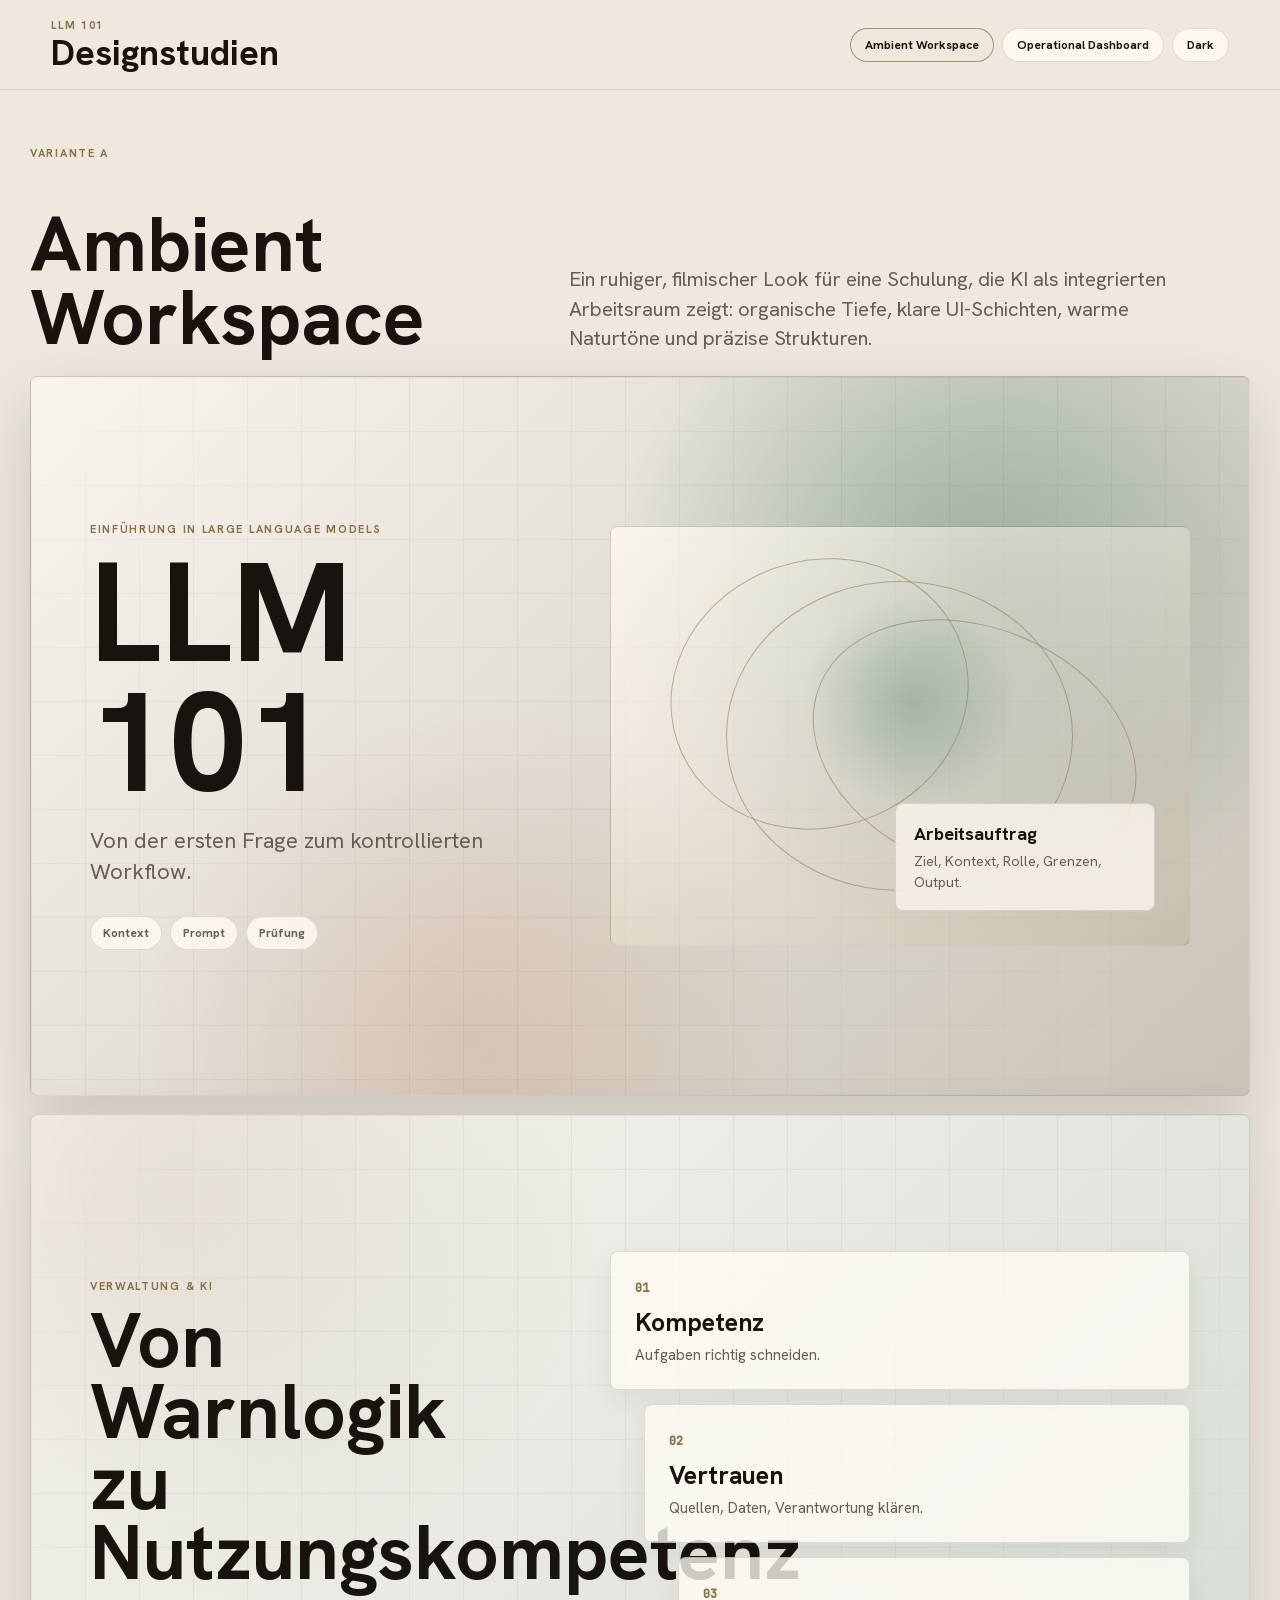
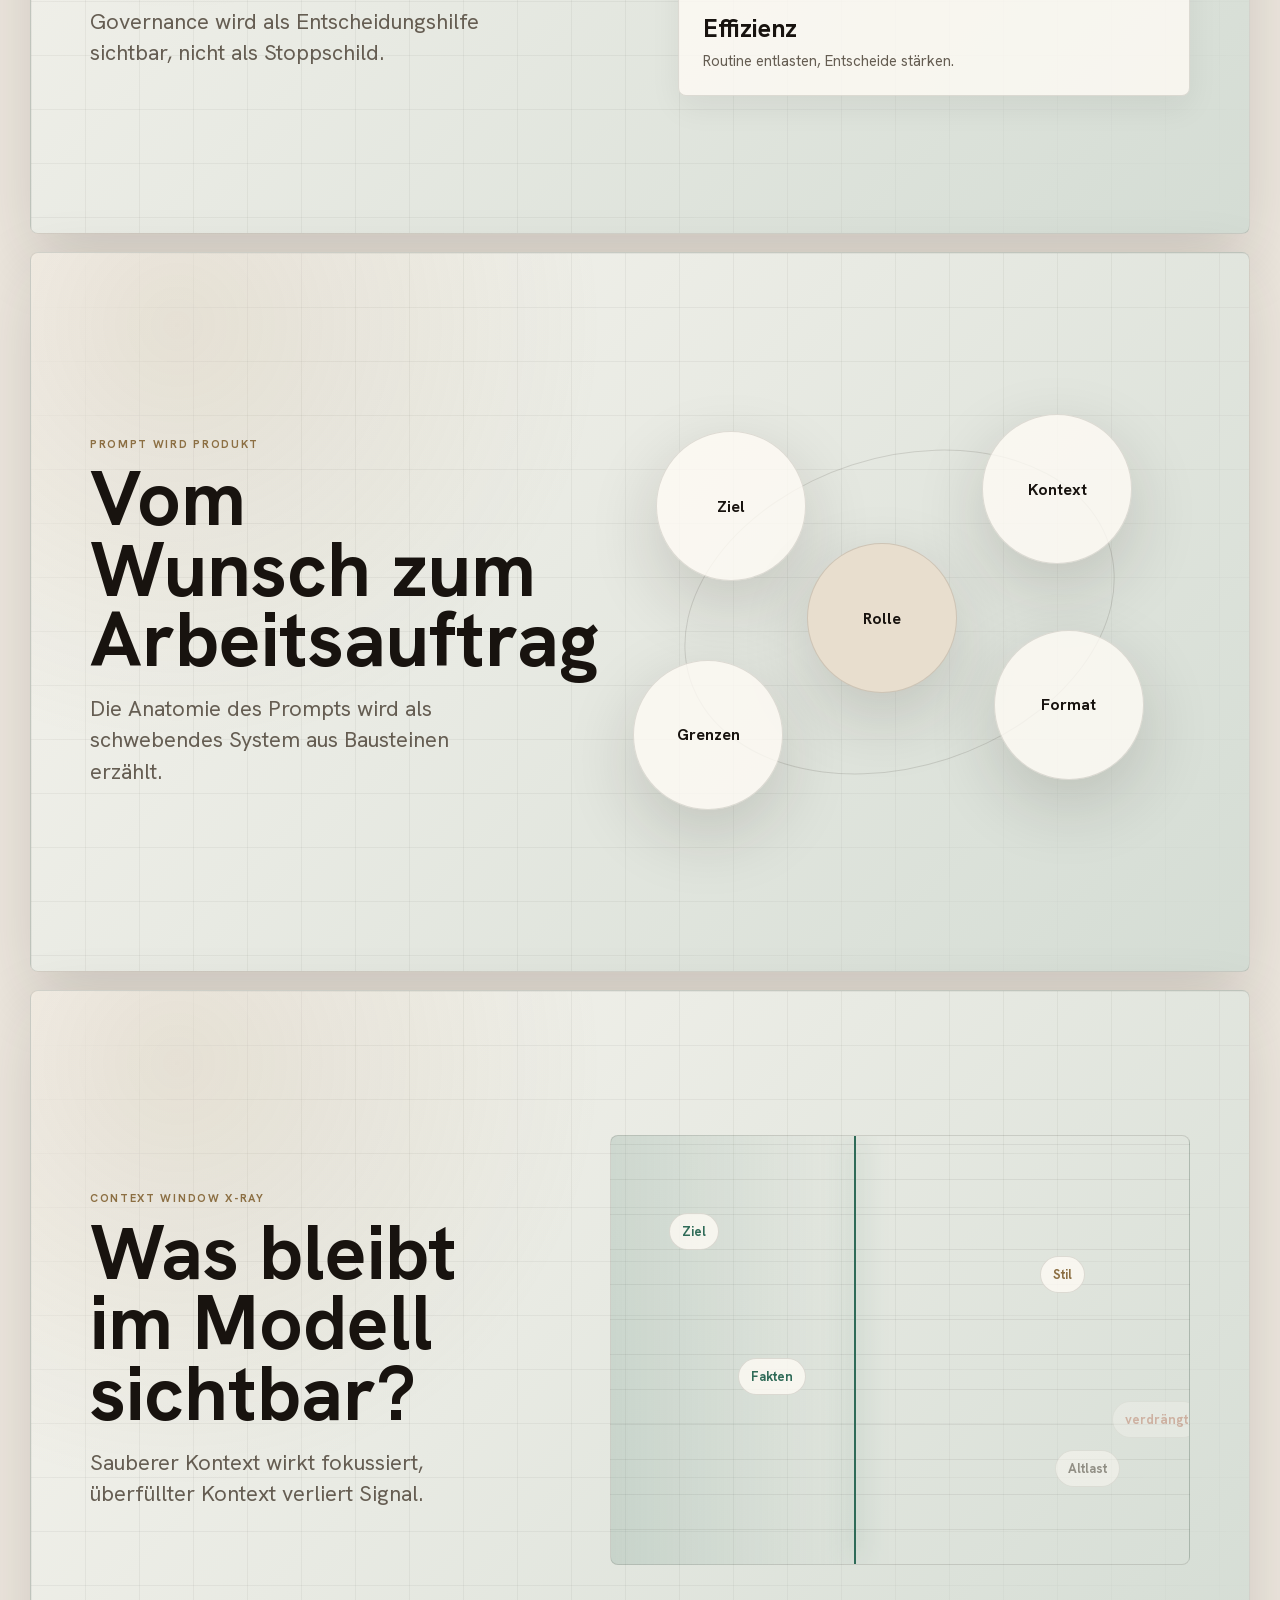
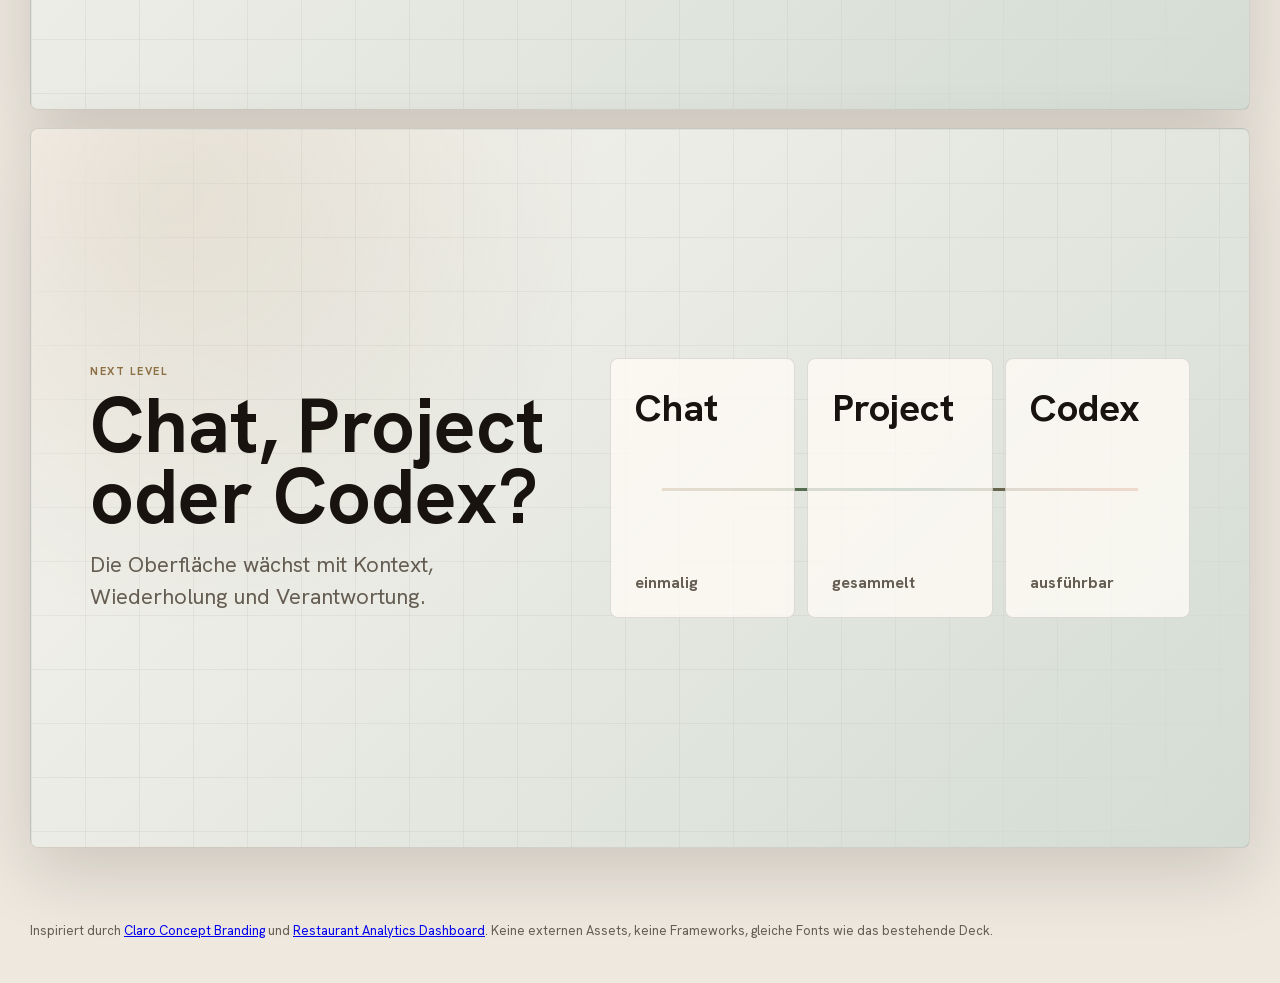
<file: design-variants.html>
<!DOCTYPE html>
<html lang="de">
<head>
  <meta charset="UTF-8">
  <meta name="viewport" content="width=device-width, initial-scale=1.0">
  <title>LLM 101 — Designstudien</title>
  <link rel="icon" href="assets/icon.svg" type="image/svg+xml">
  <link rel="stylesheet" href="tokens.css?v=2026-05-16ab">
  <link rel="stylesheet" href="design-variants.css?v=2026-05-16a">
</head>
<body data-theme="light" data-variant="ambient">
  <header class="dv-header">
    <div>
      <span class="dv-kicker">LLM 101</span>
      <h1>Designstudien</h1>
    </div>
    <nav class="dv-controls" aria-label="Designvarianten">
      <button type="button" class="dv-pill is-active" data-variant-button="ambient">Ambient Workspace</button>
      <button type="button" class="dv-pill" data-variant-button="ops">Operational Dashboard</button>
      <button type="button" class="dv-pill" id="theme-toggle">Dark</button>
    </nav>
  </header>

  <main>
    <section class="variant variant-ambient" data-variant-panel="ambient">
      <div class="variant-intro">
        <p class="dv-kicker">Variante A</p>
        <h2>Ambient Workspace</h2>
        <p>Ein ruhiger, filmischer Look für eine Schulung, die KI als integrierten Arbeitsraum zeigt: organische Tiefe, klare UI-Schichten, warme Naturtöne und präzise Strukturen.</p>
      </div>

      <article class="preview-slide ambient-cover">
        <div class="slide-copy">
          <span class="eyebrow">Einführung in Large Language Models</span>
          <h3>LLM 101</h3>
          <p>Von der ersten Frage zum kontrollierten Workflow.</p>
          <div class="meta-row">
            <span>Kontext</span>
            <span>Prompt</span>
            <span>Prüfung</span>
          </div>
        </div>
        <div class="ambient-orbit" aria-hidden="true">
          <span></span>
          <span></span>
          <span></span>
          <div class="glass-panel">
            <strong>Arbeitsauftrag</strong>
            <p>Ziel, Kontext, Rolle, Grenzen, Output.</p>
          </div>
        </div>
      </article>

      <article class="preview-slide ambient-governance">
        <div class="slide-copy">
          <span class="eyebrow">Verwaltung & KI</span>
          <h3>Von Warnlogik zu Nutzungskompetenz</h3>
          <p>Governance wird als Entscheidungshilfe sichtbar, nicht als Stoppschild.</p>
        </div>
        <div class="layer-stack">
          <div>
            <span>01</span>
            <strong>Kompetenz</strong>
            <p>Aufgaben richtig schneiden.</p>
          </div>
          <div>
            <span>02</span>
            <strong>Vertrauen</strong>
            <p>Quellen, Daten, Verantwortung klären.</p>
          </div>
          <div>
            <span>03</span>
            <strong>Effizienz</strong>
            <p>Routine entlasten, Entscheide stärken.</p>
          </div>
        </div>
      </article>

      <article class="preview-slide ambient-prompt">
        <div class="slide-copy">
          <span class="eyebrow">Prompt wird Produkt</span>
          <h3>Vom Wunsch zum Arbeitsauftrag</h3>
          <p>Die Anatomie des Prompts wird als schwebendes System aus Bausteinen erzählt.</p>
        </div>
        <div class="prompt-molecule">
          <span>Ziel</span>
          <span>Kontext</span>
          <span>Rolle</span>
          <span>Grenzen</span>
          <span>Format</span>
        </div>
      </article>

      <article class="preview-slide ambient-xray">
        <div class="slide-copy">
          <span class="eyebrow">Context Window X-Ray</span>
          <h3>Was bleibt im Modell sichtbar?</h3>
          <p>Sauberer Kontext wirkt fokussiert, überfüllter Kontext verliert Signal.</p>
        </div>
        <div class="xray-field">
          <div class="scan-line"></div>
          <span class="signal high">Ziel</span>
          <span class="signal high">Fakten</span>
          <span class="signal mid">Stil</span>
          <span class="signal low">Altlast</span>
          <span class="signal lost">verdrängt</span>
        </div>
      </article>

      <article class="preview-slide ambient-bridge">
        <div class="slide-copy">
          <span class="eyebrow">Next Level</span>
          <h3>Chat, Project oder Codex?</h3>
          <p>Die Oberfläche wächst mit Kontext, Wiederholung und Verantwortung.</p>
        </div>
        <div class="bridge-river">
          <div><strong>Chat</strong><span>einmalig</span></div>
          <div><strong>Project</strong><span>gesammelt</span></div>
          <div><strong>Codex</strong><span>ausführbar</span></div>
        </div>
      </article>
    </section>

    <section class="variant variant-ops" data-variant-panel="ops" hidden>
      <div class="variant-intro">
        <p class="dv-kicker">Variante B</p>
        <h2>Operational Dashboard</h2>
        <p>Ein dichter, kontrollierter Look für Trainingssituationen mit viel Inhalt: schnelle Orientierung, KPI-Karten, warme Akzente und klare Entscheidungsflächen.</p>
      </div>

      <article class="preview-slide ops-cover">
        <div class="ops-hero">
          <span class="eyebrow">LLM 101</span>
          <h3>KI verstehen. Besser arbeiten.</h3>
          <p>Ein Schulungsdeck als Cockpit für Konzepte, Übungen und Transfer.</p>
        </div>
        <div class="metric-board">
          <div><span>30</span><p>Folien</p></div>
          <div><span>7</span><p>Kapitel</p></div>
          <div><span>4</span><p>Lernpfade</p></div>
          <div><span>91</span><p>Tests</p></div>
        </div>
      </article>

      <article class="preview-slide ops-governance">
        <div class="slide-copy">
          <span class="eyebrow">Governance Monitor</span>
          <h3>Was darf in welches Tool?</h3>
          <p>Die Datenampel wird als operatives Kontrollpanel lesbar.</p>
        </div>
        <div class="status-grid">
          <div class="ok"><strong>Öffentlich</strong><span>freigegeben</span></div>
          <div class="warn"><strong>Intern</strong><span>prüfen</span></div>
          <div class="stop"><strong>Personenbezug</strong><span>nicht eingeben</span></div>
        </div>
      </article>

      <article class="preview-slide ops-lab">
        <div class="slide-copy">
          <span class="eyebrow">Übungs-Labor</span>
          <h3>Aus einer Rohidee wird ein Prompt</h3>
          <p>Schritte, Zeit und Erwartung stehen wie in einem Aufgabenboard nebeneinander.</p>
        </div>
        <div class="kanban-row">
          <div><span>01</span><strong>Rohidee</strong><p>Aufgabe notieren</p></div>
          <div><span>02</span><strong>Arbeitsauftrag</strong><p>Prompt schärfen</p></div>
          <div><span>03</span><strong>Review</strong><p>Antwort prüfen</p></div>
        </div>
      </article>

      <article class="preview-slide ops-xray">
        <div class="slide-copy">
          <span class="eyebrow">X-Ray Scan</span>
          <h3>Kontextqualität messen</h3>
          <p>Signal, Rauschen und verdrängte Information erscheinen als Diagnosewerte.</p>
        </div>
        <div class="diagnostic-panel">
          <div><span>Signal</span><strong>82%</strong><i></i></div>
          <div><span>Rauschen</span><strong>18%</strong><i></i></div>
          <div><span>Risiko</span><strong>mittel</strong><i></i></div>
        </div>
      </article>

      <article class="preview-slide ops-bridge">
        <div class="slide-copy">
          <span class="eyebrow">Tool-Entscheid</span>
          <h3>Vom Chat zum Workflow</h3>
          <p>Die nächste Stufe wird als Routing-Entscheid für echte Arbeit sichtbar.</p>
        </div>
        <div class="routing-table">
          <div><span>Chat</span><strong>Frage</strong><p>kleiner Kontext</p></div>
          <div><span>Project</span><strong>Sammlung</strong><p>wiederkehrender Kontext</p></div>
          <div><span>Codex</span><strong>Ausführung</strong><p>Dateien, Tests, Commit</p></div>
        </div>
      </article>
    </section>
  </main>

  <footer class="dv-footer">
    <p>Inspiriert durch <a href="https://dribbble.com/shots/27373742-Claro-Concept-Branding">Claro Concept Branding</a> und <a href="https://dribbble.com/shots/27355193-Restaurant-Analytics-Dashboard">Restaurant Analytics Dashboard</a>. Keine externen Assets, keine Frameworks, gleiche Fonts wie das bestehende Deck.</p>
  </footer>

  <script>
    const root = document.body;
    const variantButtons = document.querySelectorAll('[data-variant-button]');
    const variantPanels = document.querySelectorAll('[data-variant-panel]');
    const themeToggle = document.getElementById('theme-toggle');

    function setVariant(variant) {
      root.dataset.variant = variant;
      variantButtons.forEach(button => {
        const active = button.dataset.variantButton === variant;
        button.classList.toggle('is-active', active);
        button.setAttribute('aria-pressed', String(active));
      });
      variantPanels.forEach(panel => {
        panel.hidden = panel.dataset.variantPanel !== variant;
      });
      localStorage.setItem('llm-101-design-variant', variant);
    }

    function setTheme(theme) {
      root.dataset.theme = theme;
      document.documentElement.dataset.theme = theme;
      themeToggle.textContent = theme === 'dark' ? 'Light' : 'Dark';
      localStorage.setItem('llm-101-design-theme', theme);
    }

    variantButtons.forEach(button => {
      button.addEventListener('click', () => setVariant(button.dataset.variantButton));
    });

    themeToggle.addEventListener('click', () => {
      setTheme(root.dataset.theme === 'dark' ? 'light' : 'dark');
    });

    setVariant(localStorage.getItem('llm-101-design-variant') || 'ambient');
    setTheme(localStorage.getItem('llm-101-design-theme') || 'light');
  </script>
</body>
</html>
</file>
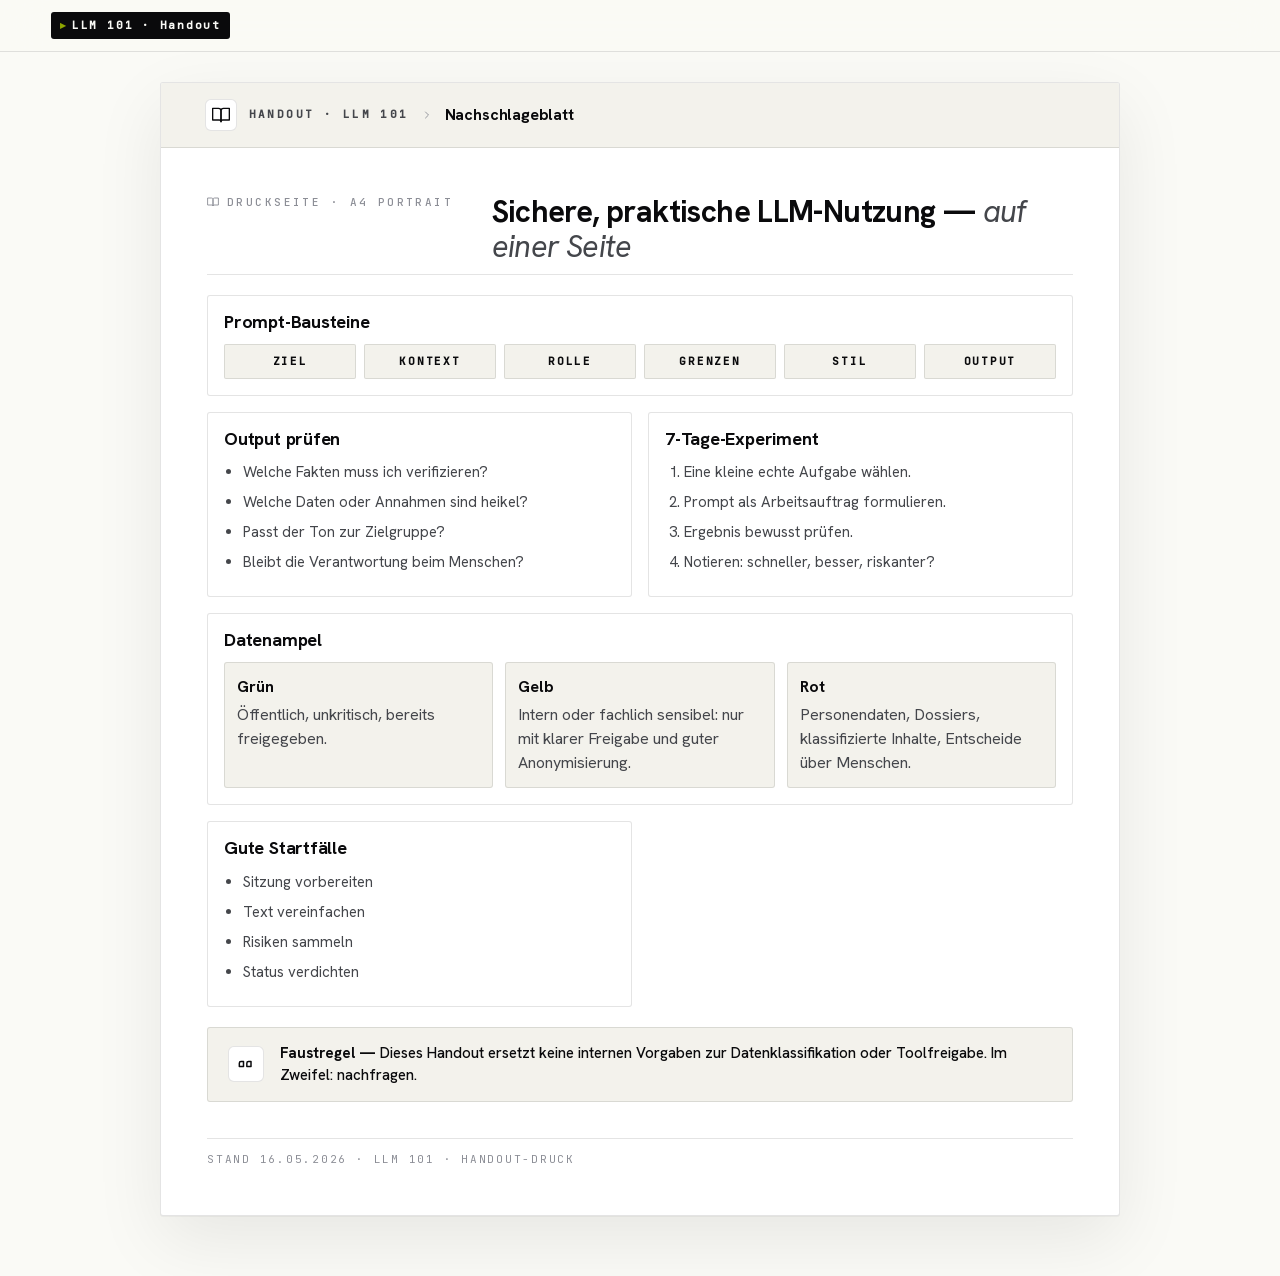
<file: handout.html>
<!DOCTYPE html>
<html lang="de">
<head>
  <meta charset="UTF-8">
  <meta name="viewport" content="width=device-width, initial-scale=1.0">
  <meta name="theme-color" content="#c5e818">
  <title>LLM 101 — Handout</title>
  <link rel="icon" href="assets/icon.svg" type="image/svg+xml">
  <link rel="stylesheet" href="tokens.css?v=2026-05-18-codex-v2l">
  <link rel="stylesheet" href="app.css?v=2026-05-18-codex-v2l">
  <link rel="stylesheet" href="presentation.css?v=2026-05-18-codex-v2l">
  <link rel="stylesheet" href="print.css?v=2026-05-18-codex-v2l" media="print">
  <style>
    body { background: var(--bg-base); color: var(--text-primary); }
    .handout-shell { max-width: 1040px; margin: 0 auto; padding: var(--space-6) var(--space-5); }
    .handout-frame { margin-bottom: var(--space-5); }
    .handout-frame .slide-body { padding: clamp(28px, 3.6vw, 56px); gap: 20px; }
    .handout-grid { display: grid; grid-template-columns: repeat(2, 1fr); gap: var(--space-4); }
    .handout-grid .wide { grid-column: 1 / -1; }
    .handout-card {
      background: var(--bg-card);
      border: 1px solid var(--border);
      border-radius: var(--radius-md);
      padding: var(--space-4);
    }
    .handout-card h2 {
      font-size: 18px;
      font-weight: 700;
      letter-spacing: -0.012em;
      margin: 0 0 var(--space-3);
      color: var(--text-primary);
    }
    .handout-card ul, .handout-card ol {
      padding-left: 1.2rem;
      color: var(--text-secondary);
      line-height: 1.55;
      margin: 0;
    }
    .handout-card li { margin-bottom: 6px; }
    .prompt-parts {
      display: grid;
      grid-template-columns: repeat(6, 1fr);
      gap: var(--space-2);
    }
    .prompt-parts span {
      border: 1px solid var(--border);
      border-radius: var(--radius-sm);
      padding: 8px 10px;
      text-align: center;
      font-family: var(--font-mono);
      font-size: 11px;
      font-weight: 600;
      letter-spacing: 0.16em;
      text-transform: uppercase;
      background: var(--bg-tint);
      color: var(--text-primary);
    }
    .ampel { display: grid; grid-template-columns: repeat(3, 1fr); gap: var(--space-3); }
    .ampel div {
      border-radius: var(--radius-md);
      padding: var(--space-3);
      background: var(--bg-tint);
      border: 1px solid var(--border);
      color: var(--text-secondary);
      line-height: 1.5;
    }
    .ampel strong { display: block; margin-bottom: 4px; color: var(--text-primary); font-weight: 700; }
    .handout-foot {
      font-family: var(--font-mono);
      font-size: 11px;
      letter-spacing: 0.16em;
      text-transform: uppercase;
      color: var(--text-tertiary);
      margin-top: var(--space-4);
      padding-top: var(--space-3);
      border-top: 1px solid var(--border);
    }
    @media print {
      .app-header { display: none; }
      .handout-shell { padding: 8mm; max-width: none; }
      .handout-frame { box-shadow: none; break-inside: avoid; page-break-after: always; }
      .handout-frame:last-of-type { page-break-after: auto; }
      .handout-card { break-inside: avoid; }
    }
    @media (max-width: 760px) {
      .handout-grid { grid-template-columns: 1fr; }
      .prompt-parts { grid-template-columns: repeat(2, 1fr); }
      .ampel { grid-template-columns: 1fr; }
    }
  </style>
</head>
<body class="handout" data-layout="scroll">
  <header class="app-header">
    <div class="app-brand-id"><a href="index.html" style="color:inherit;text-decoration:none;">LLM 101 · Handout</a></div>
  </header>
  <main class="handout-shell">

    <section class="slide codex handout-frame" data-handout="overview">
      <div class="slide-head">
        <div class="slide-crumb">
          <span class="slide-crumb-icon"><svg class="ic lg"><use href="#i-book-open"/></svg></span>
          <span class="slide-crumb-chap">Handout · LLM 101</span>
          <span class="slide-crumb-sep"><svg class="ic sm"><use href="#i-chevron-right"/></svg></span>
          <span class="slide-crumb-topic">Nachschlageblatt</span>
        </div>
        <span class="slide-stand">
          <svg class="ic sm"><use href="#i-bookmark"/></svg>
          Stand 16.05.26
        </span>
      </div>
      <div class="slide-body">
        <div class="title-row">
          <span class="kicker"><svg class="ic sm"><use href="#i-book-open"/></svg> Druckseite · A4 portrait</span>
          <h2 class="lede">Sichere, praktische LLM-Nutzung — <em>auf einer Seite</em></h2>
        </div>

        <section class="handout-grid">
          <article class="handout-card wide">
            <h2>Prompt-Bausteine</h2>
            <div class="prompt-parts">
              <span>Ziel</span><span>Kontext</span><span>Rolle</span><span>Grenzen</span><span>Stil</span><span>Output</span>
            </div>
          </article>
          <article class="handout-card">
            <h2>Output prüfen</h2>
            <ul>
              <li>Welche Fakten muss ich verifizieren?</li>
              <li>Welche Daten oder Annahmen sind heikel?</li>
              <li>Passt der Ton zur Zielgruppe?</li>
              <li>Bleibt die Verantwortung beim Menschen?</li>
            </ul>
          </article>
          <article class="handout-card">
            <h2>7-Tage-Experiment</h2>
            <ol>
              <li>Eine kleine echte Aufgabe wählen.</li>
              <li>Prompt als Arbeitsauftrag formulieren.</li>
              <li>Ergebnis bewusst prüfen.</li>
              <li>Notieren: schneller, besser, riskanter?</li>
            </ol>
          </article>
          <article class="handout-card wide">
            <h2>Datenampel</h2>
            <div class="ampel">
              <div><strong>Grün</strong> Öffentlich, unkritisch, bereits freigegeben.</div>
              <div><strong>Gelb</strong> Intern oder fachlich sensibel: nur mit klarer Freigabe und guter Anonymisierung.</div>
              <div><strong>Rot</strong> Personendaten, Dossiers, klassifizierte Inhalte, Entscheide über Menschen.</div>
            </div>
          </article>
          <article class="handout-card">
            <h2>Gute Startfälle</h2>
            <ul>
              <li>Sitzung vorbereiten</li>
              <li>Text vereinfachen</li>
              <li>Risiken sammeln</li>
              <li>Status verdichten</li>
            </ul>
          </article>
        </section>

        <aside class="callout">
          <span class="callout-icon"><svg class="ic lg"><use href="#i-quote"/></svg></span>
          <p><b>Faustregel — </b>Dieses Handout ersetzt keine internen Vorgaben zur Datenklassifikation oder Toolfreigabe. Im Zweifel: nachfragen.</p>
        </aside>

        <p class="handout-foot">Stand 16.05.2026 · LLM 101 · Handout-Druck</p>
      </div>
    </section>

  </main>
  <script type="module">
    import { initSprite } from './lib/icons-sprite.js?v=2026-05-18-codex-v2l';
    import { Storage } from './lib/storage.js?v=2026-05-18-codex-v2l';
    import { ModeManager } from './lib/mode.js?v=2026-05-18-codex-v2l';
    initSprite();
    new ModeManager(new Storage('llm-101-codex-v2-preview'));
  </script>
</body>
</html>
</file>
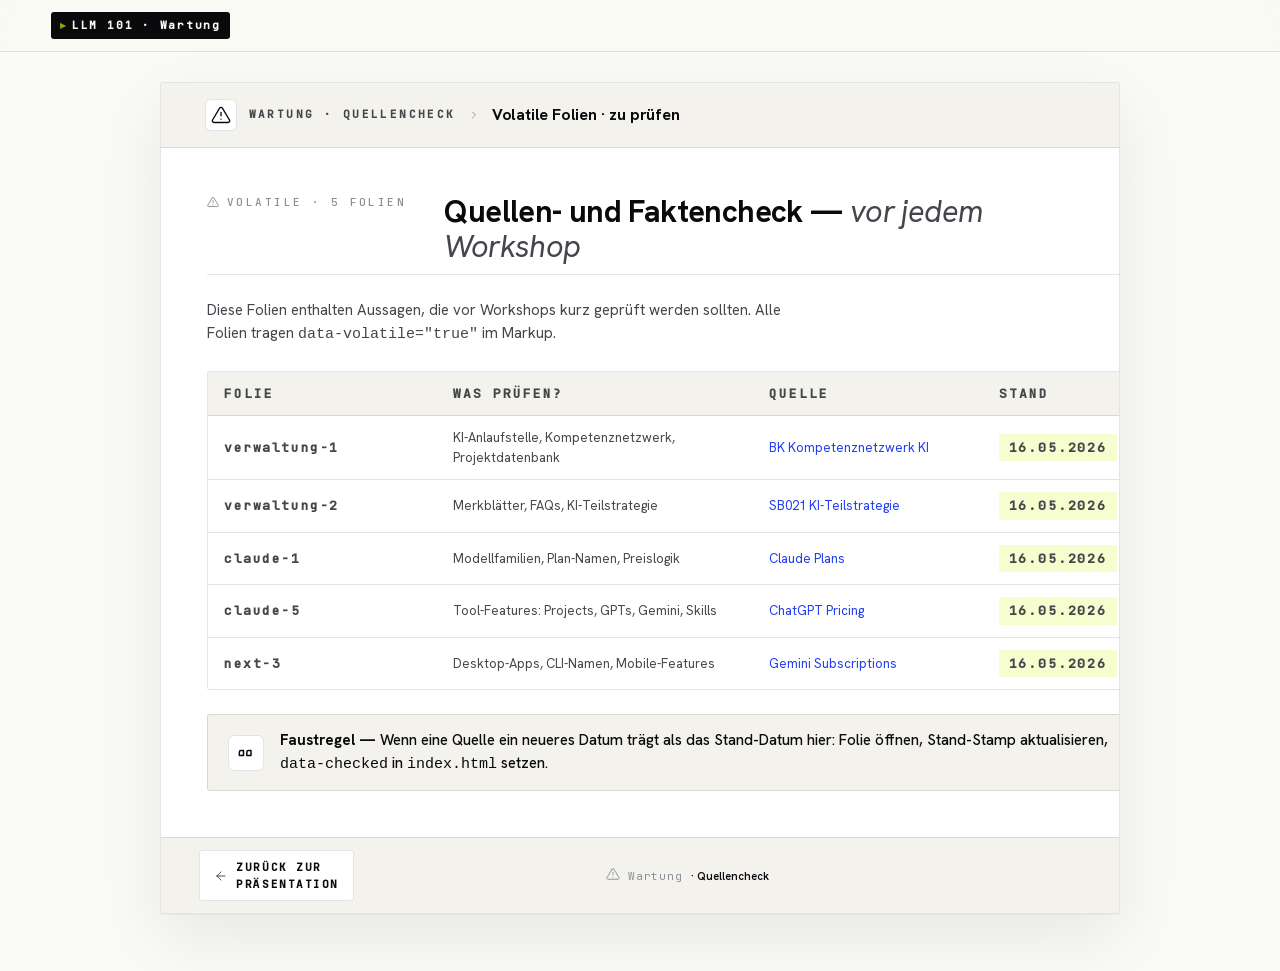
<file: quellen-refresh.html>
<!DOCTYPE html>
<html lang="de">
<head>
  <meta charset="UTF-8">
  <meta name="viewport" content="width=device-width, initial-scale=1.0">
  <meta name="theme-color" content="#c5e818">
  <title>LLM 101 — Quellencheck</title>
  <link rel="icon" href="assets/icon.svg" type="image/svg+xml">
  <link rel="stylesheet" href="tokens.css?v=2026-05-18-codex-v2l">
  <link rel="stylesheet" href="app.css?v=2026-05-18-codex-v2l">
  <link rel="stylesheet" href="presentation.css?v=2026-05-18-codex-v2l">
  <style>
    .refresh-shell { max-width: 1100px; margin: 0 auto; padding: var(--space-6) var(--space-5); }
    .refresh-frame .slide-body { padding: clamp(28px, 3.6vw, 56px); gap: 24px; }
    .refresh-table {
      display: grid;
      border: 1px solid var(--border);
      border-radius: var(--radius-md);
      overflow: hidden;
      background: var(--bg-card);
    }
    .refresh-row {
      display: grid;
      grid-template-columns: 1fr 1.4fr 1fr 0.7fr;
      gap: var(--space-3);
      padding: var(--space-3) var(--space-4);
      border-bottom: 1px solid var(--border);
      align-items: center;
    }
    .refresh-row:last-child { border-bottom: 0; }
    .refresh-head {
      background: var(--bg-tint);
      font-family: var(--font-mono);
      font-size: 11px;
      letter-spacing: 0.18em;
      text-transform: uppercase;
      color: var(--text-secondary);
      font-weight: 700;
    }
    .refresh-row span, .refresh-row a { font-size: 13px; color: var(--text-secondary); line-height: 1.5; }
    .refresh-row a { color: var(--cobalt); text-decoration: none; }
    .refresh-row a:hover { text-decoration: underline; }
    .refresh-slide-id {
      font-family: var(--font-mono);
      font-size: 12px;
      letter-spacing: 0.12em;
      color: var(--text-primary);
      font-weight: 700;
    }
    .refresh-badge {
      justify-self: start;
      border-radius: var(--radius-sm);
      padding: 4px 10px;
      background: var(--accent-soft);
      color: var(--accent-strong);
      font-family: var(--font-mono);
      font-weight: 700;
      font-size: 11px;
      letter-spacing: 0.14em;
    }
    @media (max-width: 760px) {
      .refresh-row { grid-template-columns: 1fr; }
      .refresh-head { display: none; }
    }
  </style>
</head>
<body data-layout="scroll">
  <header class="app-header">
    <div class="app-brand-id"><a href="index.html" style="color:inherit;text-decoration:none;">LLM 101 · Wartung</a></div>
  </header>
  <main class="refresh-shell">
    <section class="slide codex refresh-frame">
      <div class="slide-head">
        <div class="slide-crumb">
          <span class="slide-crumb-icon"><svg class="ic lg"><use href="#i-alert-triangle"/></svg></span>
          <span class="slide-crumb-chap">Wartung · Quellencheck</span>
          <span class="slide-crumb-sep"><svg class="ic sm"><use href="#i-chevron-right"/></svg></span>
          <span class="slide-crumb-topic">Volatile Folien · zu prüfen</span>
        </div>
        <span class="slide-stand" data-volatile="true">
          <svg class="ic sm"><use href="#i-alert-triangle"/></svg>
          Stand 16.05.26 · zu prüfen
        </span>
      </div>
      <div class="slide-body">
        <div class="title-row">
          <span class="kicker"><svg class="ic sm"><use href="#i-alert-triangle"/></svg> Volatile · 5 Folien</span>
          <h2 class="lede">Quellen- und Faktencheck — <em>vor jedem Workshop</em></h2>
        </div>

        <p style="color: var(--text-secondary); line-height: 1.55; margin: 0; max-width: 72ch;">Diese Folien enthalten Aussagen, die vor Workshops kurz geprüft werden sollten. Alle Folien tragen <code>data-volatile="true"</code> im Markup.</p>

        <section class="refresh-table" aria-label="Volatile Folien und Quellen">
          <div class="refresh-row refresh-head">
            <span>Folie</span><span>Was prüfen?</span><span>Quelle</span><span>Stand</span>
          </div>
          <div class="refresh-row">
            <span class="refresh-slide-id">verwaltung-1</span>
            <span>KI-Anlaufstelle, Kompetenznetzwerk, Projektdatenbank</span>
            <a href="https://www.bk.admin.ch/bk/de/home/digitale-transformation-ikt-lenkung/kuenstliche_intelligenz/kinetzwerk.html">BK Kompetenznetzwerk KI</a>
            <span class="refresh-badge">16.05.2026</span>
          </div>
          <div class="refresh-row">
            <span class="refresh-slide-id">verwaltung-2</span>
            <span>Merkblätter, FAQs, KI-Teilstrategie</span>
            <a href="https://www.bk.admin.ch/bk/de/home/digitale-transformation-ikt-lenkung/vorgaben/sb021-strategie-einsatz-von-ki-systemen-in-der-bundesverwaltung.html">SB021 KI-Teilstrategie</a>
            <span class="refresh-badge">16.05.2026</span>
          </div>
          <div class="refresh-row">
            <span class="refresh-slide-id">claude-1</span>
            <span>Modellfamilien, Plan-Namen, Preislogik</span>
            <a href="https://support.claude.com/en/articles/11049762-choosing-a-claude-plan">Claude Plans</a>
            <span class="refresh-badge">16.05.2026</span>
          </div>
          <div class="refresh-row">
            <span class="refresh-slide-id">claude-5</span>
            <span>Tool-Features: Projects, GPTs, Gemini, Skills</span>
            <a href="https://chatgpt.com/pricing/">ChatGPT Pricing</a>
            <span class="refresh-badge">16.05.2026</span>
          </div>
          <div class="refresh-row">
            <span class="refresh-slide-id">next-3</span>
            <span>Desktop-Apps, CLI-Namen, Mobile-Features</span>
            <a href="https://gemini.google/subscriptions/">Gemini Subscriptions</a>
            <span class="refresh-badge">16.05.2026</span>
          </div>
        </section>

        <aside class="callout">
          <span class="callout-icon"><svg class="ic lg"><use href="#i-quote"/></svg></span>
          <p><b>Faustregel — </b>Wenn eine Quelle ein neueres Datum trägt als das Stand-Datum hier: Folie öffnen, Stand-Stamp aktualisieren, <code>data-checked</code> in <code>index.html</code> setzen.</p>
        </aside>
      </div>
      <div class="slide-foot">
        <a class="slide-nav prev" href="index.html">
          <svg class="ic"><use href="#i-arrow-left"/></svg> zurück zur Präsentation
        </a>
        <div class="slide-progress">
          <span class="slide-folio"><svg class="ic"><use href="#i-alert-triangle"/></svg> Wartung <b>· Quellencheck</b></span>
        </div>
        <span class="slide-nav" aria-hidden="true" style="visibility:hidden">platz</span>
      </div>
    </section>
  </main>
  <script type="module">
    import { initSprite } from './lib/icons-sprite.js?v=2026-05-18-codex-v2l';
    import { Storage } from './lib/storage.js?v=2026-05-18-codex-v2l';
    import { ModeManager } from './lib/mode.js?v=2026-05-18-codex-v2l';
    initSprite();
    new ModeManager(new Storage('llm-101-codex-v2-preview'));
  </script>
</body>
</html>
</file>
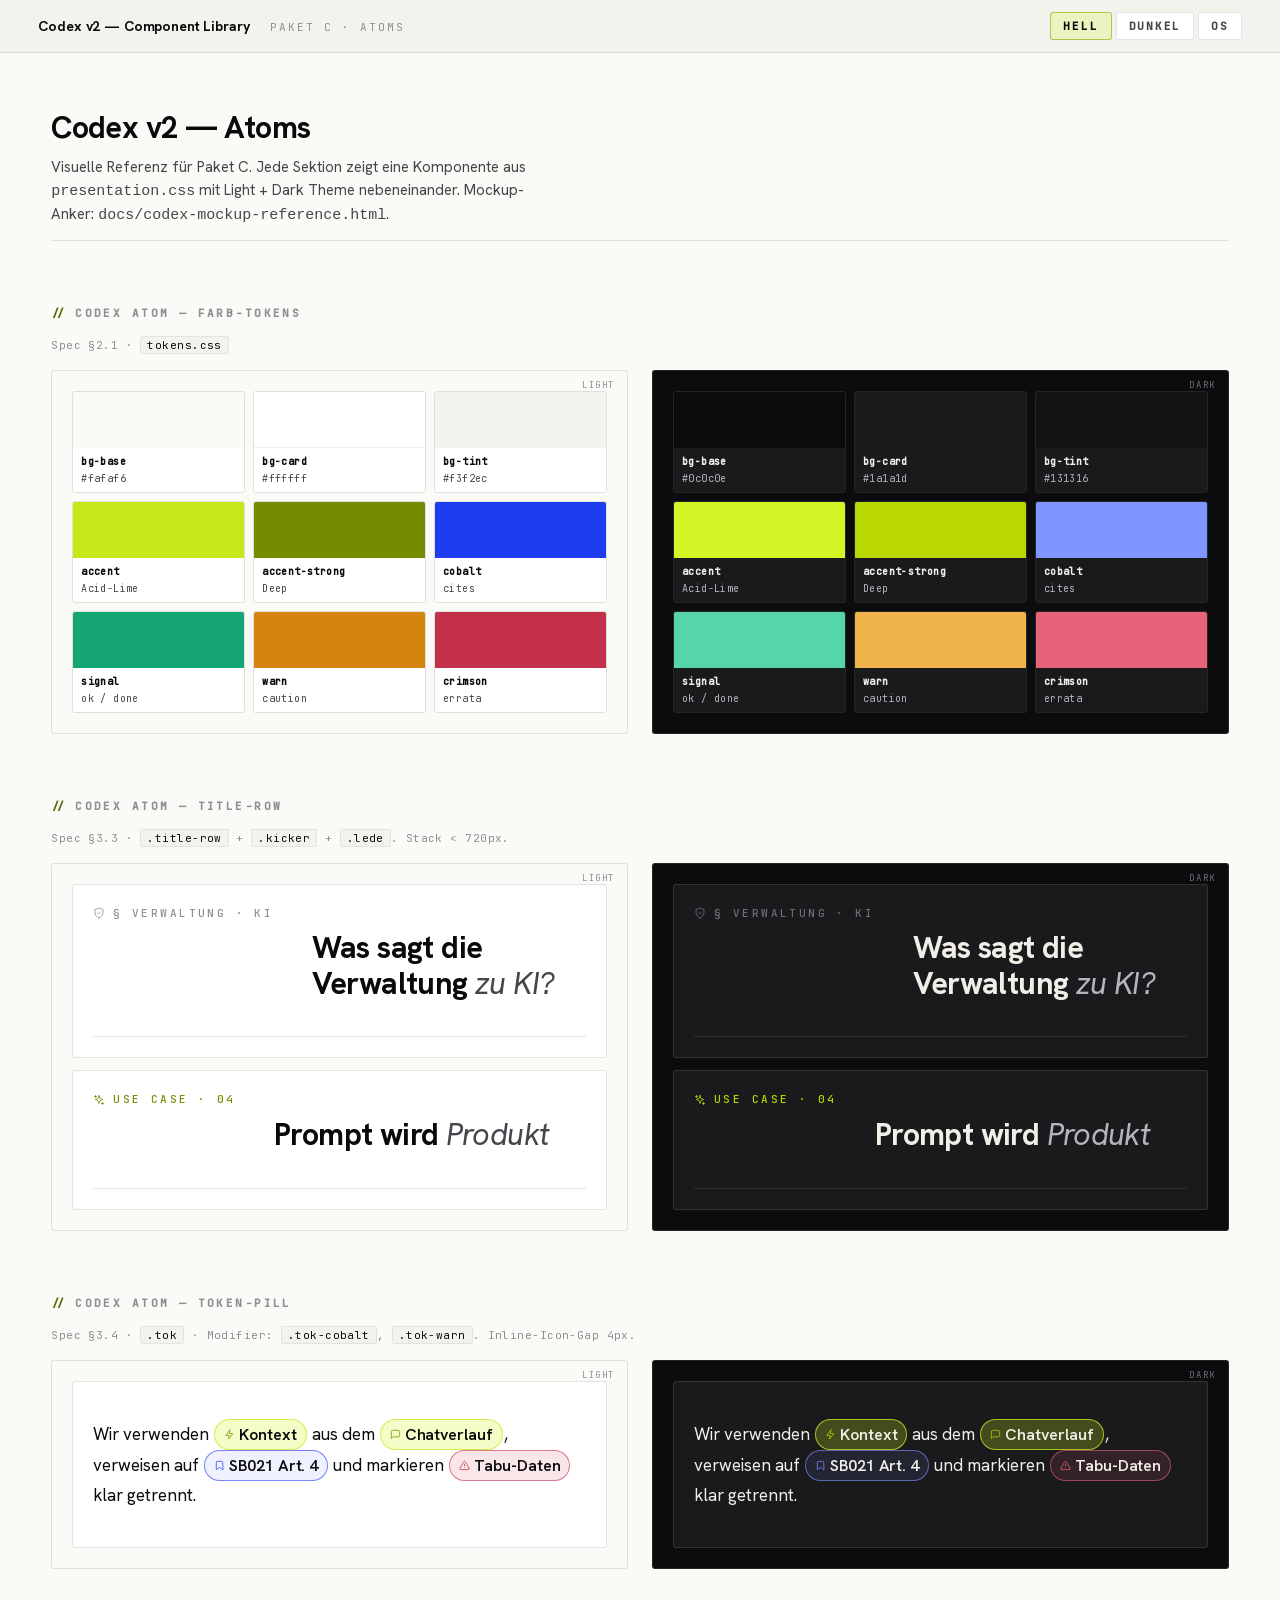
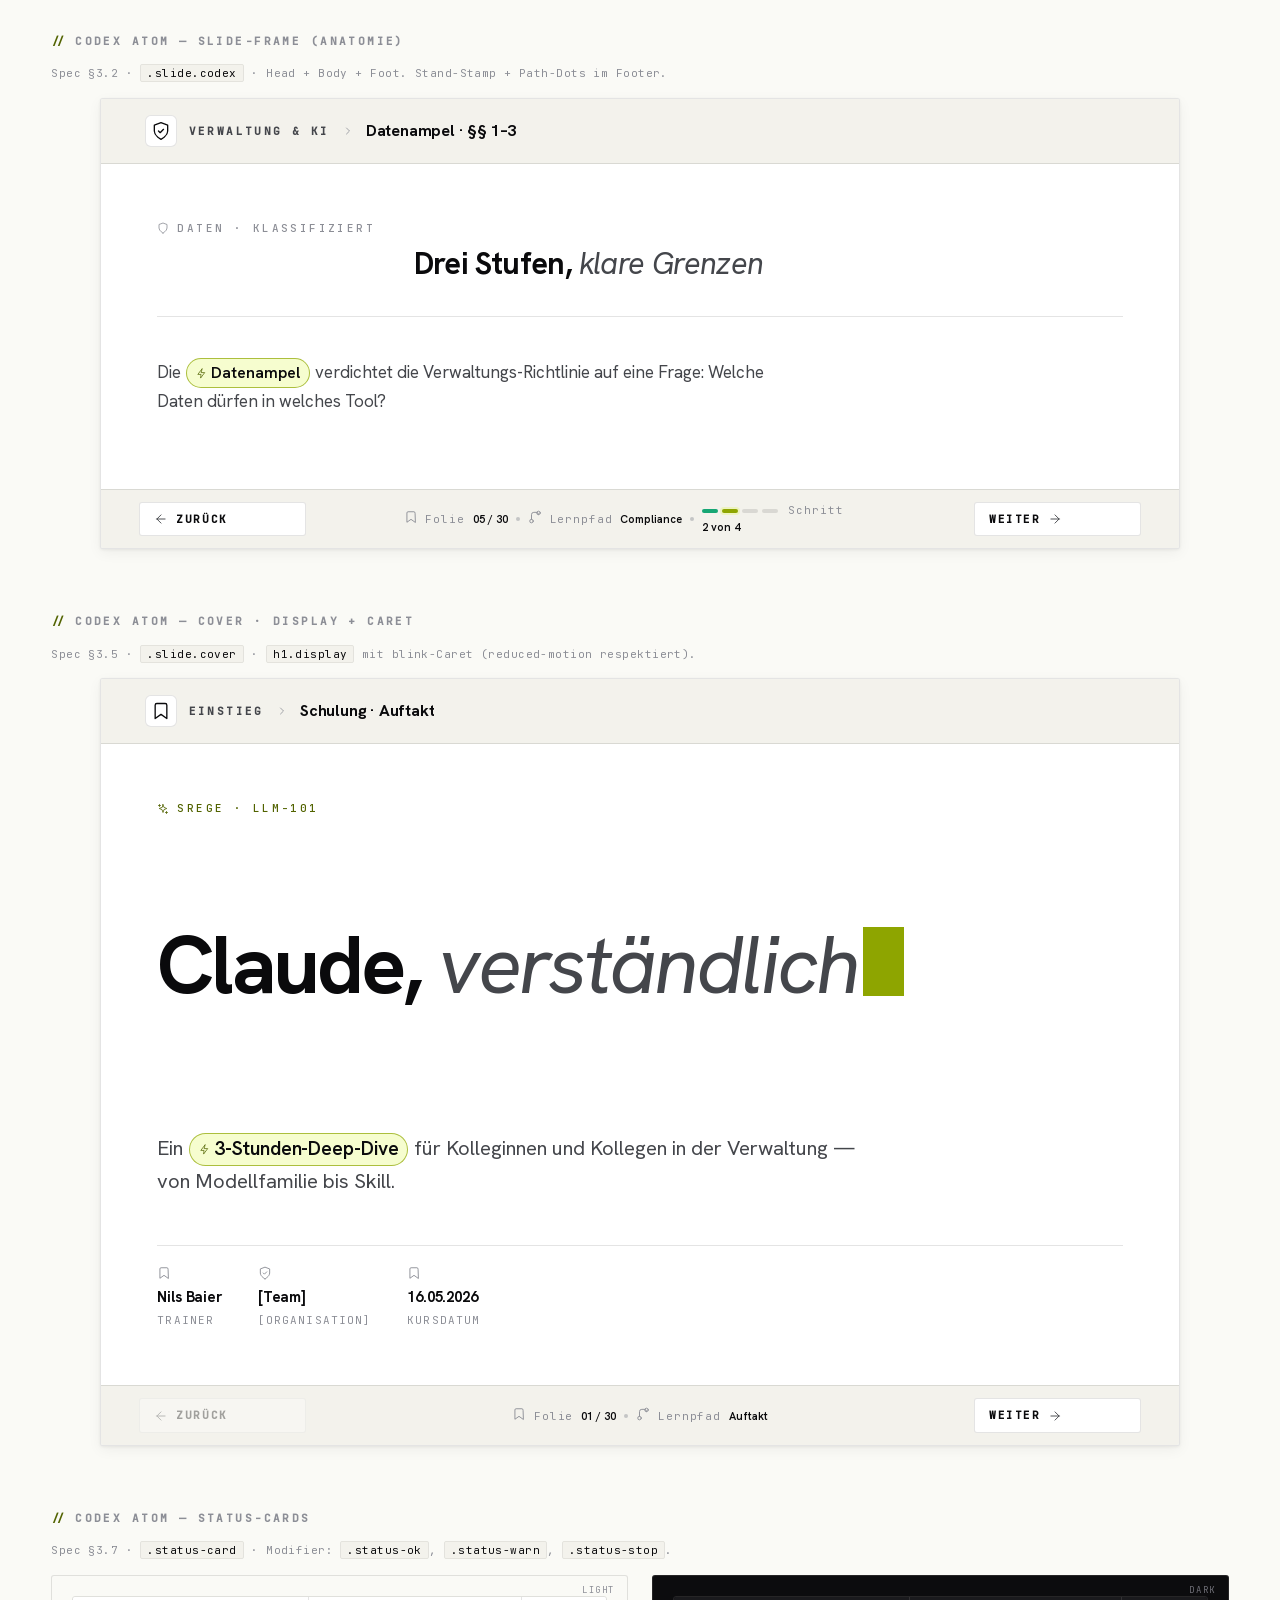
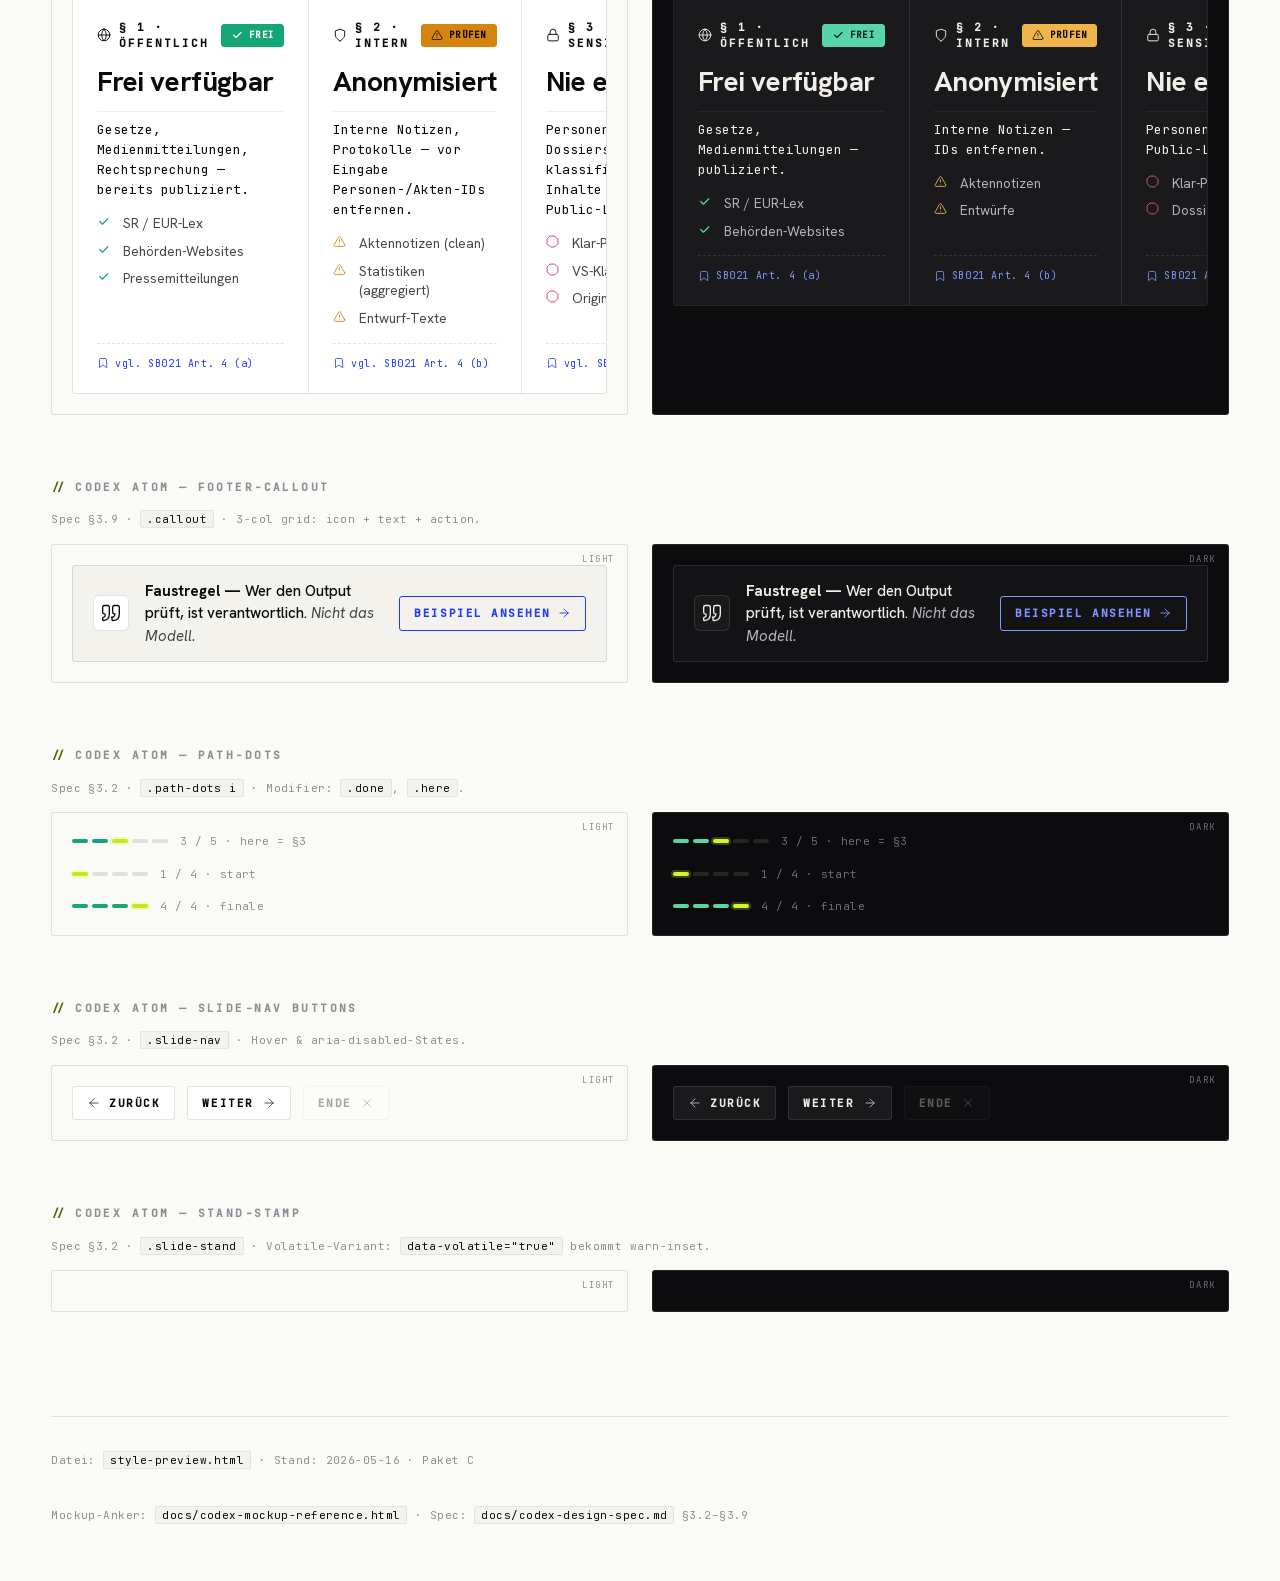
<file: style-preview.html>
<!DOCTYPE html>
<html lang="de">
<head>
  <meta charset="UTF-8">
  <meta name="viewport" content="width=device-width, initial-scale=1.0">
  <title>Codex v2 — Component Library</title>
  <link rel="stylesheet" href="tokens.css">
  <link rel="stylesheet" href="presentation.css">
  <style>
    /* === Preview-only chrome === */
    *, *::before, *::after { box-sizing: border-box; }
    body {
      margin: 0;
      font-family: var(--font-sans);
      background: var(--bg-base);
      color: var(--text-primary);
      line-height: 1.5;
      -webkit-font-smoothing: antialiased;
    }
    a { color: var(--cobalt); }

    .preview-topbar {
      position: sticky;
      top: 0;
      z-index: 50;
      display: flex;
      align-items: center;
      justify-content: space-between;
      gap: var(--space-4);
      padding: 12px clamp(20px, 3vw, 40px);
      background: var(--bg-tint);
      border-bottom: 1px solid var(--border);
      font-family: var(--font-mono);
      font-size: var(--fs-mono-label);
      letter-spacing: 0.18em;
      text-transform: uppercase;
      color: var(--text-secondary);
    }
    .preview-topbar b {
      color: var(--text-primary);
      font-weight: 700;
      letter-spacing: -0.01em;
      font-family: var(--font-sans);
      font-size: 14px;
      text-transform: none;
    }
    .preview-topbar .meta {
      color: var(--text-tertiary);
    }
    .theme-switch {
      display: inline-flex;
      gap: 4px;
      align-items: center;
    }
    .theme-switch button {
      font-family: var(--font-mono);
      font-size: var(--fs-mono-label);
      font-weight: 600;
      letter-spacing: 0.16em;
      text-transform: uppercase;
      padding: 6px 12px;
      border: 1px solid var(--border);
      border-radius: var(--radius-md);
      background: var(--bg-card);
      color: var(--text-secondary);
      cursor: pointer;
      transition: border-color var(--duration-fast) var(--ease-out),
                  color var(--duration-fast) var(--ease-out);
    }
    .theme-switch button:hover { color: var(--text-primary); border-color: var(--text-primary); }
    .theme-switch button.is-active {
      background: var(--accent-soft);
      border-color: color-mix(in srgb, var(--accent) 60%, transparent);
      color: var(--text-primary);
    }

    .preview-wrap {
      max-width: 1280px;
      margin: 0 auto;
      padding: clamp(28px, 4vw, 56px);
      display: flex;
      flex-direction: column;
      gap: 64px;
    }

    .atom {
      display: flex;
      flex-direction: column;
      gap: 16px;
    }
    .atom-label {
      font-family: var(--font-mono);
      font-size: var(--fs-mono-label);
      font-weight: 600;
      letter-spacing: 0.22em;
      text-transform: uppercase;
      color: var(--text-tertiary);
      display: inline-flex;
      align-items: center;
      gap: 10px;
    }
    .atom-label::before {
      content: "//";
      color: var(--accent-strong);
      letter-spacing: 0;
    }
    .atom-meta {
      font-family: var(--font-mono);
      font-size: 11px;
      color: var(--text-tertiary);
      letter-spacing: 0.04em;
    }
    .atom-meta code {
      font-family: var(--font-mono);
      background: var(--bg-tint);
      padding: 1px 6px;
      border: 1px solid var(--border-soft);
      border-radius: var(--radius-sm);
      color: var(--text-primary);
    }

    /* Side-by-Side Light/Dark — eingebettete Themen-Container */
    .theme-pair {
      display: grid;
      grid-template-columns: 1fr 1fr;
      gap: 24px;
    }
    .theme-frame {
      border: 1px solid var(--border);
      border-radius: var(--radius-md);
      background: var(--bg-base);
      padding: 20px;
      position: relative;
      overflow: hidden;
    }
    .theme-frame[data-theme] {
      /* Force tokens via inheritance — only effective if we re-declare them */
    }
    .theme-frame::before {
      content: attr(data-frame-label);
      position: absolute;
      top: 8px;
      right: 12px;
      font-family: var(--font-mono);
      font-size: 9px;
      letter-spacing: 0.18em;
      text-transform: uppercase;
      color: var(--text-tertiary);
    }
    /* Local theme override inside the frame */
    .theme-frame.theme-light {
      --bg-base: #fafaf6;
      --bg-card: #ffffff;
      --bg-tint: #f3f2ec;
      --border: #0a0a0c1c;
      --border-soft: #0a0a0c10;
      --text-primary: #0a0a0c;
      --text-secondary: #44464b;
      --text-tertiary: #8c8e96;
      --accent: #c5e818;
      --accent-soft: #d4f52640;
      --accent-strong: #758c00;
      --cobalt: #1f3df0;
      --cobalt-soft: #1f3df012;
      --crimson: #c4304a;
      --signal: #16a674;
      --warn: #d68410;
      --success: #16a674;
      --success-soft: #16a67414;
      background: var(--bg-base);
      color: var(--text-primary);
    }
    .theme-frame.theme-dark {
      --bg-base: #0c0c0e;
      --bg-card: #1a1a1d;
      --bg-tint: #131316;
      --border: #f0eee61c;
      --border-soft: #f0eee610;
      --text-primary: #f0eee6;
      --text-secondary: #b4b4ba;
      --text-tertiary: #6e6e76;
      --accent: #d4f526;
      --accent-soft: #d4f5263a;
      --accent-strong: #b8d800;
      --cobalt: #7f95ff;
      --cobalt-soft: #7f95ff18;
      --crimson: #e8627c;
      --signal: #56d6a8;
      --warn: #f0b54a;
      --success: #56d6a8;
      --success-soft: #56d6a814;
      background: var(--bg-base);
      color: var(--text-primary);
    }

    @media (max-width: 880px) {
      .theme-pair { grid-template-columns: 1fr; }
    }

    /* Component demo containers */
    .demo-grid {
      display: flex;
      flex-direction: column;
      gap: 16px;
    }
    .demo-row {
      display: flex;
      gap: 12px;
      align-items: center;
      flex-wrap: wrap;
    }
    .demo-card-wrap {
      background: var(--bg-card);
      border: 1px solid var(--border);
      border-radius: var(--radius-md);
      padding: 20px;
    }

    /* Color swatches */
    .swatches {
      display: grid;
      grid-template-columns: repeat(auto-fill, minmax(140px, 1fr));
      gap: 8px;
    }
    .sw {
      border: 1px solid var(--border);
      border-radius: var(--radius-md);
      overflow: hidden;
      font-family: var(--font-mono);
      font-size: 10px;
      letter-spacing: 0.04em;
    }
    .sw-color {
      height: 56px;
    }
    .sw-meta {
      padding: 6px 8px;
      background: var(--bg-card);
      color: var(--text-secondary);
      display: flex;
      flex-direction: column;
      gap: 2px;
    }
    .sw-meta b {
      color: var(--text-primary);
      font-weight: 600;
    }

    /* Mini-slide preview wrapper — display Codex slide at smaller scale */
    .slide-preview {
      display: flex;
      justify-content: center;
    }
    .slide-preview .slide.codex {
      max-width: 1080px;
      width: 100%;
      box-shadow: var(--shadow-md);
    }

    /* Section title */
    .section-h {
      display: flex;
      flex-direction: column;
      gap: 6px;
      padding-bottom: 12px;
      border-bottom: 1px solid var(--border);
    }
    .section-h h1 {
      font-size: clamp(24px, 2.4vw, 32px);
      font-weight: 700;
      letter-spacing: -0.02em;
      color: var(--text-primary);
      margin: 0;
    }
    .section-h p {
      font-size: 15px;
      color: var(--text-secondary);
      margin: 0;
      max-width: 64ch;
    }
  </style>
</head>
<body>
  <!-- Sprite Inline (early so all <use href="#i-..."/> work even offline) -->
  <svg xmlns="http://www.w3.org/2000/svg" style="position:absolute; width:0; height:0; overflow:hidden" aria-hidden="true">
    <defs>
      <symbol id="i-arrow-left" viewBox="0 0 24 24" fill="none" stroke="currentColor" stroke-width="1.6" stroke-linecap="round" stroke-linejoin="round"><path d="M19 12H5M5 12l7-7M5 12l7 7"/></symbol>
      <symbol id="i-arrow-right" viewBox="0 0 24 24" fill="none" stroke="currentColor" stroke-width="1.6" stroke-linecap="round" stroke-linejoin="round"><path d="M5 12h14M19 12l-7-7M19 12l-7 7"/></symbol>
      <symbol id="i-chevron-right" viewBox="0 0 24 24" fill="none" stroke="currentColor" stroke-width="1.6" stroke-linecap="round" stroke-linejoin="round"><path d="m9 6 6 6-6 6"/></symbol>
      <symbol id="i-sun" viewBox="0 0 24 24" fill="none" stroke="currentColor" stroke-width="1.6" stroke-linecap="round" stroke-linejoin="round"><circle cx="12" cy="12" r="4"/><path d="M12 2v2"/><path d="M12 20v2"/><path d="m4.93 4.93 1.41 1.41"/><path d="m17.66 17.66 1.41 1.41"/><path d="M2 12h2"/><path d="M20 12h2"/><path d="m4.93 19.07 1.41-1.41"/><path d="m17.66 6.34 1.41-1.41"/></symbol>
      <symbol id="i-moon" viewBox="0 0 24 24" fill="none" stroke="currentColor" stroke-width="1.6" stroke-linecap="round" stroke-linejoin="round"><path d="M21 12.79A9 9 0 1 1 11.21 3a7 7 0 0 0 9.79 9.79z"/></symbol>
      <symbol id="i-check" viewBox="0 0 24 24" fill="none" stroke="currentColor" stroke-width="2.2" stroke-linecap="round" stroke-linejoin="round"><path d="m5 12 5 5L20 7"/></symbol>
      <symbol id="i-alert-triangle" viewBox="0 0 24 24" fill="none" stroke="currentColor" stroke-width="1.6" stroke-linecap="round" stroke-linejoin="round"><path d="m21.73 18-8-14a2 2 0 0 0-3.46 0l-8 14A2 2 0 0 0 4 21h16a2 2 0 0 0 1.73-3z"/><path d="M12 9v4"/><path d="M12 17h.01"/></symbol>
      <symbol id="i-octagon" viewBox="0 0 24 24" fill="none" stroke="currentColor" stroke-width="1.6" stroke-linecap="round" stroke-linejoin="round"><path d="M7.86 2h8.28L22 7.86v8.28L16.14 22H7.86L2 16.14V7.86z"/></symbol>
      <symbol id="i-shield" viewBox="0 0 24 24" fill="none" stroke="currentColor" stroke-width="1.6" stroke-linecap="round" stroke-linejoin="round"><path d="M12 22s8-4 8-10V5l-8-3-8 3v7c0 6 8 10 8 10z"/></symbol>
      <symbol id="i-shield-check" viewBox="0 0 24 24" fill="none" stroke="currentColor" stroke-width="1.6" stroke-linecap="round" stroke-linejoin="round"><path d="M12 22s8-4 8-10V5l-8-3-8 3v7c0 6 8 10 8 10z"/><path d="m9 12 2 2 4-4"/></symbol>
      <symbol id="i-bookmark" viewBox="0 0 24 24" fill="none" stroke="currentColor" stroke-width="1.6" stroke-linecap="round" stroke-linejoin="round"><path d="m19 21-7-5-7 5V5a2 2 0 0 1 2-2h10a2 2 0 0 1 2 2z"/></symbol>
      <symbol id="i-globe" viewBox="0 0 24 24" fill="none" stroke="currentColor" stroke-width="1.6" stroke-linecap="round" stroke-linejoin="round"><circle cx="12" cy="12" r="10"/><path d="M2 12h20"/><path d="M12 2a15.3 15.3 0 0 1 4 10 15.3 15.3 0 0 1-4 10 15.3 15.3 0 0 1-4-10 15.3 15.3 0 0 1 4-10z"/></symbol>
      <symbol id="i-lock" viewBox="0 0 24 24" fill="none" stroke="currentColor" stroke-width="1.6" stroke-linecap="round" stroke-linejoin="round"><rect x="3" y="11" width="18" height="11" rx="2" ry="2"/><path d="M7 11V7a5 5 0 0 1 10 0v4"/></symbol>
      <symbol id="i-message-square" viewBox="0 0 24 24" fill="none" stroke="currentColor" stroke-width="1.6" stroke-linecap="round" stroke-linejoin="round"><path d="M21 15a2 2 0 0 1-2 2H7l-4 4V5a2 2 0 0 1 2-2h14a2 2 0 0 1 2 2z"/></symbol>
      <symbol id="i-eye" viewBox="0 0 24 24" fill="none" stroke="currentColor" stroke-width="1.6" stroke-linecap="round" stroke-linejoin="round"><path d="M2 12s3-7 10-7 10 7 10 7-3 7-10 7-10-7-10-7z"/><circle cx="12" cy="12" r="3"/></symbol>
      <symbol id="i-sparkles" viewBox="0 0 24 24" fill="none" stroke="currentColor" stroke-width="1.6" stroke-linecap="round" stroke-linejoin="round"><path d="m12 3 1.9 5.7L19.5 11l-5.6 2.3L12 19l-1.9-5.7L4.5 11l5.6-2.3z"/><path d="M5 3v4"/><path d="M19 17v4"/><path d="M3 5h4"/><path d="M17 19h4"/></symbol>
      <symbol id="i-layers" viewBox="0 0 24 24" fill="none" stroke="currentColor" stroke-width="1.6" stroke-linecap="round" stroke-linejoin="round"><path d="m12 2-10 5 10 5 10-5z"/><path d="m2 17 10 5 10-5"/><path d="m2 12 10 5 10-5"/></symbol>
      <symbol id="i-route" viewBox="0 0 24 24" fill="none" stroke="currentColor" stroke-width="1.6" stroke-linecap="round" stroke-linejoin="round"><circle cx="6" cy="19" r="3"/><circle cx="18" cy="5" r="3"/><path d="M6 16V8a4 4 0 0 1 4-4h4a4 4 0 0 1 4 4v0"/></symbol>
      <symbol id="i-zap" viewBox="0 0 24 24" fill="none" stroke="currentColor" stroke-width="1.6" stroke-linecap="round" stroke-linejoin="round"><path d="m13 2-9 12h7l-1 8 9-12h-7z"/></symbol>
      <symbol id="i-quote" viewBox="0 0 24 24" fill="none" stroke="currentColor" stroke-width="1.6" stroke-linecap="round" stroke-linejoin="round"><path d="M3 21c3 0 7-1 7-8V5c0-1.25-.756-2.017-2-2H4c-1.25 0-2 .75-2 1.972V11c0 1.25.75 2 2 2 1 0 1 0 1 1v1c0 1-1 2-2 2s-1 .008-1 1.031V20c0 1 0 1 1 1z"/><path d="M15 21c3 0 7-1 7-8V5c0-1.25-.757-2.017-2-2h-4c-1.25 0-2 .75-2 1.972V11c0 1.25.75 2 2 2h.75c0 2.25-1.75 4-3.5 4h-.75c-.001.008.75 1.031.75 1.031V20c0 1 0 1 1 1z"/></symbol>
      <symbol id="i-x" viewBox="0 0 24 24" fill="none" stroke="currentColor" stroke-width="1.6" stroke-linecap="round" stroke-linejoin="round"><path d="M18 6 6 18"/><path d="m6 6 12 12"/></symbol>
      <symbol id="i-play-circle" viewBox="0 0 24 24" fill="none" stroke="currentColor" stroke-width="1.6" stroke-linecap="round" stroke-linejoin="round"><circle cx="12" cy="12" r="10"/><path d="m10 8 6 4-6 4z"/></symbol>
    </defs>
  </svg>

  <header class="preview-topbar">
    <div>
      <b>Codex v2 — Component Library</b>
      <span class="meta" style="margin-left:12px;">paket C · atoms</span>
    </div>
    <div class="theme-switch" role="group" aria-label="Theme">
      <button type="button" class="is-active" data-theme="light">Hell</button>
      <button type="button" data-theme="dark">Dunkel</button>
      <button type="button" data-theme="auto">OS</button>
    </div>
  </header>

  <main class="preview-wrap">

    <!-- ============================================
         §0 — Section Intro
         ============================================ -->
    <section class="atom">
      <header class="section-h">
        <h1>Codex v2 — Atoms</h1>
        <p>Visuelle Referenz für Paket C. Jede Sektion zeigt eine Komponente aus <code>presentation.css</code> mit Light + Dark Theme nebeneinander. Mockup-Anker: <code>docs/codex-mockup-reference.html</code>.</p>
      </header>
    </section>

    <!-- ============================================
         §2.1 — Farb-Tokens (light + dark)
         ============================================ -->
    <section class="atom">
      <div class="atom-label">Codex Atom — Farb-Tokens</div>
      <div class="atom-meta">Spec §2.1 · <code>tokens.css</code></div>
      <div class="theme-pair">
        <div class="theme-frame theme-light" data-frame-label="Light">
          <div class="swatches">
            <div class="sw"><div class="sw-color" style="background: var(--bg-base);"></div><div class="sw-meta"><b>bg-base</b><span>#fafaf6</span></div></div>
            <div class="sw"><div class="sw-color" style="background: var(--bg-card); border-bottom: 1px solid var(--border-soft);"></div><div class="sw-meta"><b>bg-card</b><span>#ffffff</span></div></div>
            <div class="sw"><div class="sw-color" style="background: var(--bg-tint);"></div><div class="sw-meta"><b>bg-tint</b><span>#f3f2ec</span></div></div>
            <div class="sw"><div class="sw-color" style="background: var(--accent);"></div><div class="sw-meta"><b>accent</b><span>Acid-Lime</span></div></div>
            <div class="sw"><div class="sw-color" style="background: var(--accent-strong);"></div><div class="sw-meta"><b>accent-strong</b><span>Deep</span></div></div>
            <div class="sw"><div class="sw-color" style="background: var(--cobalt);"></div><div class="sw-meta"><b>cobalt</b><span>cites</span></div></div>
            <div class="sw"><div class="sw-color" style="background: var(--signal);"></div><div class="sw-meta"><b>signal</b><span>ok / done</span></div></div>
            <div class="sw"><div class="sw-color" style="background: var(--warn);"></div><div class="sw-meta"><b>warn</b><span>caution</span></div></div>
            <div class="sw"><div class="sw-color" style="background: var(--crimson);"></div><div class="sw-meta"><b>crimson</b><span>errata</span></div></div>
          </div>
        </div>
        <div class="theme-frame theme-dark" data-frame-label="Dark">
          <div class="swatches">
            <div class="sw"><div class="sw-color" style="background: var(--bg-base);"></div><div class="sw-meta"><b>bg-base</b><span>#0c0c0e</span></div></div>
            <div class="sw"><div class="sw-color" style="background: var(--bg-card);"></div><div class="sw-meta"><b>bg-card</b><span>#1a1a1d</span></div></div>
            <div class="sw"><div class="sw-color" style="background: var(--bg-tint);"></div><div class="sw-meta"><b>bg-tint</b><span>#131316</span></div></div>
            <div class="sw"><div class="sw-color" style="background: var(--accent);"></div><div class="sw-meta"><b>accent</b><span>Acid-Lime</span></div></div>
            <div class="sw"><div class="sw-color" style="background: var(--accent-strong);"></div><div class="sw-meta"><b>accent-strong</b><span>Deep</span></div></div>
            <div class="sw"><div class="sw-color" style="background: var(--cobalt);"></div><div class="sw-meta"><b>cobalt</b><span>cites</span></div></div>
            <div class="sw"><div class="sw-color" style="background: var(--signal);"></div><div class="sw-meta"><b>signal</b><span>ok / done</span></div></div>
            <div class="sw"><div class="sw-color" style="background: var(--warn);"></div><div class="sw-meta"><b>warn</b><span>caution</span></div></div>
            <div class="sw"><div class="sw-color" style="background: var(--crimson);"></div><div class="sw-meta"><b>crimson</b><span>errata</span></div></div>
          </div>
        </div>
      </div>
    </section>

    <!-- ============================================
         §3.3 — Title-Row (Kicker + Lede)
         ============================================ -->
    <section class="atom">
      <div class="atom-label">Codex Atom — Title-Row</div>
      <div class="atom-meta">Spec §3.3 · <code>.title-row</code> + <code>.kicker</code> + <code>.lede</code>. Stack &lt; 720px.</div>
      <div class="theme-pair">
        <div class="theme-frame theme-light" data-frame-label="Light">
          <div class="demo-card-wrap">
            <div class="title-row">
              <span class="kicker"><svg class="ic sm"><use href="#i-shield-check"/></svg> § Verwaltung &middot; KI</span>
              <h2 class="lede">Was sagt die Verwaltung <em>zu KI?</em></h2>
            </div>
          </div>
          <div class="demo-card-wrap" style="margin-top: 12px;">
            <div class="title-row">
              <span class="kicker kicker-accent"><svg class="ic sm"><use href="#i-sparkles"/></svg> Use Case &middot; 04</span>
              <h2 class="lede">Prompt wird <em>Produkt</em></h2>
            </div>
          </div>
        </div>
        <div class="theme-frame theme-dark" data-frame-label="Dark">
          <div class="demo-card-wrap">
            <div class="title-row">
              <span class="kicker"><svg class="ic sm"><use href="#i-shield-check"/></svg> § Verwaltung &middot; KI</span>
              <h2 class="lede">Was sagt die Verwaltung <em>zu KI?</em></h2>
            </div>
          </div>
          <div class="demo-card-wrap" style="margin-top: 12px;">
            <div class="title-row">
              <span class="kicker kicker-accent"><svg class="ic sm"><use href="#i-sparkles"/></svg> Use Case &middot; 04</span>
              <h2 class="lede">Prompt wird <em>Produkt</em></h2>
            </div>
          </div>
        </div>
      </div>
    </section>

    <!-- ============================================
         §3.4 — Token-Pill
         ============================================ -->
    <section class="atom">
      <div class="atom-label">Codex Atom — Token-Pill</div>
      <div class="atom-meta">Spec §3.4 · <code>.tok</code> · Modifier: <code>.tok-cobalt</code>, <code>.tok-warn</code>. Inline-Icon-Gap 4px.</div>
      <div class="theme-pair">
        <div class="theme-frame theme-light" data-frame-label="Light">
          <div class="demo-card-wrap">
            <p style="font-size: 17px; line-height: 1.7; max-width: 64ch;">
              Wir verwenden <span class="tok"><svg class="ic"><use href="#i-zap"/></svg>Kontext</span> aus dem
              <span class="tok"><svg class="ic"><use href="#i-message-square"/></svg>Chatverlauf</span>,
              verweisen auf <span class="tok tok-cobalt"><svg class="ic"><use href="#i-bookmark"/></svg>SB021 Art. 4</span>
              und markieren <span class="tok tok-warn"><svg class="ic"><use href="#i-alert-triangle"/></svg>Tabu-Daten</span>
              klar getrennt.
            </p>
          </div>
        </div>
        <div class="theme-frame theme-dark" data-frame-label="Dark">
          <div class="demo-card-wrap">
            <p style="font-size: 17px; line-height: 1.7; max-width: 64ch;">
              Wir verwenden <span class="tok"><svg class="ic"><use href="#i-zap"/></svg>Kontext</span> aus dem
              <span class="tok"><svg class="ic"><use href="#i-message-square"/></svg>Chatverlauf</span>,
              verweisen auf <span class="tok tok-cobalt"><svg class="ic"><use href="#i-bookmark"/></svg>SB021 Art. 4</span>
              und markieren <span class="tok tok-warn"><svg class="ic"><use href="#i-alert-triangle"/></svg>Tabu-Daten</span>
              klar getrennt.
            </p>
          </div>
        </div>
      </div>
    </section>

    <!-- ============================================
         §3.2 — Slide-Frame (Full Demo)
         ============================================ -->
    <section class="atom">
      <div class="atom-label">Codex Atom — Slide-Frame (Anatomie)</div>
      <div class="atom-meta">Spec §3.2 · <code>.slide.codex</code> &middot; Head + Body + Foot. Stand-Stamp + Path-Dots im Footer.</div>
      <div class="slide-preview">
        <section class="slide codex" data-slide-id="demo-1" data-chapter="verwaltung" data-folio="05" data-volatile="true" data-checked="2026-05-16">
          <div class="slide-head">
            <div class="slide-crumb">
              <span class="slide-crumb-icon"><svg class="ic lg"><use href="#i-shield-check"/></svg></span>
              <span class="slide-crumb-chap">Verwaltung &amp; KI</span>
              <span class="slide-crumb-sep"><svg class="ic sm"><use href="#i-chevron-right"/></svg></span>
              <span class="slide-crumb-topic">Datenampel &middot; §§ 1–3</span>
            </div>
            <span class="slide-stand" data-volatile="true">
              <svg class="ic sm"><use href="#i-bookmark"/></svg>
              Stand 16.05.26
            </span>
          </div>
          <div class="slide-body">
            <div class="title-row">
              <span class="kicker"><svg class="ic sm"><use href="#i-shield"/></svg> Daten &middot; klassifiziert</span>
              <h2 class="lede">Drei Stufen, <em>klare Grenzen</em></h2>
            </div>
            <p style="font-size: 17px; line-height: 1.6; color: var(--text-secondary); max-width: 64ch;">
              Die <span class="tok"><svg class="ic"><use href="#i-zap"/></svg>Datenampel</span> verdichtet die Verwaltungs-Richtlinie auf eine Frage:
              Welche Daten dürfen in welches Tool?
            </p>
          </div>
          <div class="slide-foot">
            <a class="slide-nav" href="#prev">
              <svg class="ic"><use href="#i-arrow-left"/></svg> zurück
            </a>
            <div class="slide-progress">
              <span class="slide-folio"><svg class="ic"><use href="#i-bookmark"/></svg> Folie <b>05 / 30</b></span>
              <span class="slide-progress-sep" aria-hidden="true"></span>
              <span class="slide-path"><svg class="ic"><use href="#i-route"/></svg> Lernpfad <b>Compliance</b></span>
              <span class="slide-progress-sep" aria-hidden="true"></span>
              <span class="slide-step">
                <span class="path-dots" aria-hidden="true"><i class="done"></i><i class="here"></i><i></i><i></i></span>
                Schritt <b>2 von 4</b>
              </span>
            </div>
            <a class="slide-nav" href="#next">
              weiter <svg class="ic"><use href="#i-arrow-right"/></svg>
            </a>
          </div>
        </section>
      </div>
    </section>

    <!-- ============================================
         §3.5 — Cover Display
         ============================================ -->
    <section class="atom">
      <div class="atom-label">Codex Atom — Cover &middot; Display + Caret</div>
      <div class="atom-meta">Spec §3.5 · <code>.slide.cover</code> &middot; <code>h1.display</code> mit blink-Caret (reduced-motion respektiert).</div>
      <div class="slide-preview">
        <section class="slide codex cover" data-slide-id="demo-cover" data-chapter="einstieg" data-folio="01">
          <div class="slide-head">
            <div class="slide-crumb">
              <span class="slide-crumb-icon"><svg class="ic lg"><use href="#i-bookmark"/></svg></span>
              <span class="slide-crumb-chap">Einstieg</span>
              <span class="slide-crumb-sep"><svg class="ic sm"><use href="#i-chevron-right"/></svg></span>
              <span class="slide-crumb-topic">Schulung &middot; Auftakt</span>
            </div>
            <span class="slide-stand">
              <svg class="ic sm"><use href="#i-bookmark"/></svg>
              Stand 16.05.26
            </span>
          </div>
          <div class="slide-body">
            <span class="kicker kicker-accent"><svg class="ic sm"><use href="#i-sparkles"/></svg> SREGE &middot; LLM-101</span>
            <h1 class="display">
              Claude, <em>verständlich</em><span class="caret" aria-hidden="true"></span>
            </h1>
            <p class="cover-lead">
              Ein <span class="tok"><svg class="ic"><use href="#i-zap"/></svg>3-Stunden-Deep-Dive</span>
              für Kolleginnen und Kollegen in der Verwaltung — von Modellfamilie bis Skill.
            </p>
            <!--
              Cover-Colophon: drei generische Felder.
              Pro Kurs anpassen: Trainer-Name, Team/Org, Kursdatum.
            -->
            <div class="cover-colophon">
              <div><svg class="ic"><use href="#i-bookmark"/></svg><b>Nils Baier</b><span>Trainer</span></div>
              <div><svg class="ic"><use href="#i-shield-check"/></svg><b>[Team]</b><span>[Organisation]</span></div>
              <div><svg class="ic"><use href="#i-bookmark"/></svg><b>16.05.2026</b><span>Kursdatum</span></div>
            </div>
          </div>
          <div class="slide-foot">
            <a class="slide-nav" href="#prev" aria-disabled="true">
              <svg class="ic"><use href="#i-arrow-left"/></svg> zurück
            </a>
            <div class="slide-progress">
              <span class="slide-folio"><svg class="ic"><use href="#i-bookmark"/></svg> Folie <b>01 / 30</b></span>
              <span class="slide-progress-sep" aria-hidden="true"></span>
              <span class="slide-path"><svg class="ic"><use href="#i-route"/></svg> Lernpfad <b>Auftakt</b></span>
            </div>
            <a class="slide-nav" href="#next">
              weiter <svg class="ic"><use href="#i-arrow-right"/></svg>
            </a>
          </div>
        </section>
      </div>
    </section>

    <!-- ============================================
         §3.7 — Status Cards
         ============================================ -->
    <section class="atom">
      <div class="atom-label">Codex Atom — Status-Cards</div>
      <div class="atom-meta">Spec §3.7 · <code>.status-card</code> &middot; Modifier: <code>.status-ok</code>, <code>.status-warn</code>, <code>.status-stop</code>.</div>
      <div class="theme-pair">
        <div class="theme-frame theme-light" data-frame-label="Light">
          <div class="status-cards">
            <article class="status-card status-ok">
              <div class="status-card-head">
                <b><svg class="ic"><use href="#i-globe"/></svg> § 1 &middot; Öffentlich</b>
                <span class="status-pill"><svg class="ic sm"><use href="#i-check"/></svg> FREI</span>
              </div>
              <h3>Frei verfügbar</h3>
              <div class="status-card-desc">Gesetze, Medienmitteilungen, Rechtsprechung — bereits publiziert.</div>
              <ul class="status-card-list">
                <li><svg class="ic"><use href="#i-check"/></svg>SR / EUR-Lex</li>
                <li><svg class="ic"><use href="#i-check"/></svg>Behörden-Websites</li>
                <li><svg class="ic"><use href="#i-check"/></svg>Pressemitteilungen</li>
              </ul>
              <span class="status-card-cite"><svg class="ic sm"><use href="#i-bookmark"/></svg> vgl. SB021 Art. 4 (a)</span>
            </article>
            <article class="status-card status-warn">
              <div class="status-card-head">
                <b><svg class="ic"><use href="#i-shield"/></svg> § 2 &middot; Intern</b>
                <span class="status-pill"><svg class="ic sm"><use href="#i-alert-triangle"/></svg> PRÜFEN</span>
              </div>
              <h3>Anonymisiert</h3>
              <div class="status-card-desc">Interne Notizen, Protokolle — vor Eingabe Personen-/Akten-IDs entfernen.</div>
              <ul class="status-card-list">
                <li><svg class="ic"><use href="#i-alert-triangle"/></svg>Aktennotizen (clean)</li>
                <li><svg class="ic"><use href="#i-alert-triangle"/></svg>Statistiken (aggregiert)</li>
                <li><svg class="ic"><use href="#i-alert-triangle"/></svg>Entwurf-Texte</li>
              </ul>
              <span class="status-card-cite"><svg class="ic sm"><use href="#i-bookmark"/></svg> vgl. SB021 Art. 4 (b)</span>
            </article>
            <article class="status-card status-stop">
              <div class="status-card-head">
                <b><svg class="ic"><use href="#i-lock"/></svg> § 3 &middot; Sensitiv</b>
                <span class="status-pill"><svg class="ic sm"><use href="#i-octagon"/></svg> STOP</span>
              </div>
              <h3>Nie eingeben</h3>
              <div class="status-card-desc">Personendaten, Dossiers, klassifizierte Inhalte — kein Public-LLM.</div>
              <ul class="status-card-list">
                <li><svg class="ic"><use href="#i-octagon"/></svg>Klar-Personendaten</li>
                <li><svg class="ic"><use href="#i-octagon"/></svg>VS-Klassifizierung</li>
                <li><svg class="ic"><use href="#i-octagon"/></svg>Originaldossiers</li>
              </ul>
              <span class="status-card-cite"><svg class="ic sm"><use href="#i-bookmark"/></svg> vgl. SB021 Art. 4 (c)</span>
            </article>
          </div>
        </div>
        <div class="theme-frame theme-dark" data-frame-label="Dark">
          <div class="status-cards">
            <article class="status-card status-ok">
              <div class="status-card-head">
                <b><svg class="ic"><use href="#i-globe"/></svg> § 1 &middot; Öffentlich</b>
                <span class="status-pill"><svg class="ic sm"><use href="#i-check"/></svg> FREI</span>
              </div>
              <h3>Frei verfügbar</h3>
              <div class="status-card-desc">Gesetze, Medienmitteilungen — publiziert.</div>
              <ul class="status-card-list">
                <li><svg class="ic"><use href="#i-check"/></svg>SR / EUR-Lex</li>
                <li><svg class="ic"><use href="#i-check"/></svg>Behörden-Websites</li>
              </ul>
              <span class="status-card-cite"><svg class="ic sm"><use href="#i-bookmark"/></svg> SB021 Art. 4 (a)</span>
            </article>
            <article class="status-card status-warn">
              <div class="status-card-head">
                <b><svg class="ic"><use href="#i-shield"/></svg> § 2 &middot; Intern</b>
                <span class="status-pill"><svg class="ic sm"><use href="#i-alert-triangle"/></svg> PRÜFEN</span>
              </div>
              <h3>Anonymisiert</h3>
              <div class="status-card-desc">Interne Notizen — IDs entfernen.</div>
              <ul class="status-card-list">
                <li><svg class="ic"><use href="#i-alert-triangle"/></svg>Aktennotizen</li>
                <li><svg class="ic"><use href="#i-alert-triangle"/></svg>Entwürfe</li>
              </ul>
              <span class="status-card-cite"><svg class="ic sm"><use href="#i-bookmark"/></svg> SB021 Art. 4 (b)</span>
            </article>
            <article class="status-card status-stop">
              <div class="status-card-head">
                <b><svg class="ic"><use href="#i-lock"/></svg> § 3 &middot; Sensitiv</b>
                <span class="status-pill"><svg class="ic sm"><use href="#i-octagon"/></svg> STOP</span>
              </div>
              <h3>Nie eingeben</h3>
              <div class="status-card-desc">Personendaten — kein Public-LLM.</div>
              <ul class="status-card-list">
                <li><svg class="ic"><use href="#i-octagon"/></svg>Klar-Personendaten</li>
                <li><svg class="ic"><use href="#i-octagon"/></svg>Dossiers</li>
              </ul>
              <span class="status-card-cite"><svg class="ic sm"><use href="#i-bookmark"/></svg> SB021 Art. 4 (c)</span>
            </article>
          </div>
        </div>
      </div>
    </section>

    <!-- ============================================
         §3.9 — Callout
         ============================================ -->
    <section class="atom">
      <div class="atom-label">Codex Atom — Footer-Callout</div>
      <div class="atom-meta">Spec §3.9 · <code>.callout</code> &middot; 3-col grid: icon + text + action.</div>
      <div class="theme-pair">
        <div class="theme-frame theme-light" data-frame-label="Light">
          <aside class="callout">
            <span class="callout-icon"><svg class="ic lg"><use href="#i-quote"/></svg></span>
            <p><b>Faustregel — </b>Wer den Output prüft, ist verantwortlich. <em>Nicht das Modell.</em></p>
            <a class="callout-action" href="#"><span>Beispiel ansehen</span> <svg class="ic"><use href="#i-arrow-right"/></svg></a>
          </aside>
        </div>
        <div class="theme-frame theme-dark" data-frame-label="Dark">
          <aside class="callout">
            <span class="callout-icon"><svg class="ic lg"><use href="#i-quote"/></svg></span>
            <p><b>Faustregel — </b>Wer den Output prüft, ist verantwortlich. <em>Nicht das Modell.</em></p>
            <a class="callout-action" href="#"><span>Beispiel ansehen</span> <svg class="ic"><use href="#i-arrow-right"/></svg></a>
          </aside>
        </div>
      </div>
    </section>

    <!-- ============================================
         §3.2 — Path-Dots & Slide-Nav (Atoms)
         ============================================ -->
    <section class="atom">
      <div class="atom-label">Codex Atom — Path-Dots</div>
      <div class="atom-meta">Spec §3.2 · <code>.path-dots i</code> · Modifier: <code>.done</code>, <code>.here</code>.</div>
      <div class="theme-pair">
        <div class="theme-frame theme-light" data-frame-label="Light">
          <div class="demo-grid">
            <div class="demo-row">
              <span class="path-dots"><i class="done"></i><i class="done"></i><i class="here"></i><i></i><i></i></span>
              <span class="atom-meta">3 / 5 &middot; here = §3</span>
            </div>
            <div class="demo-row">
              <span class="path-dots"><i class="here"></i><i></i><i></i><i></i></span>
              <span class="atom-meta">1 / 4 &middot; start</span>
            </div>
            <div class="demo-row">
              <span class="path-dots"><i class="done"></i><i class="done"></i><i class="done"></i><i class="here"></i></span>
              <span class="atom-meta">4 / 4 &middot; finale</span>
            </div>
          </div>
        </div>
        <div class="theme-frame theme-dark" data-frame-label="Dark">
          <div class="demo-grid">
            <div class="demo-row">
              <span class="path-dots"><i class="done"></i><i class="done"></i><i class="here"></i><i></i><i></i></span>
              <span class="atom-meta">3 / 5 &middot; here = §3</span>
            </div>
            <div class="demo-row">
              <span class="path-dots"><i class="here"></i><i></i><i></i><i></i></span>
              <span class="atom-meta">1 / 4 &middot; start</span>
            </div>
            <div class="demo-row">
              <span class="path-dots"><i class="done"></i><i class="done"></i><i class="done"></i><i class="here"></i></span>
              <span class="atom-meta">4 / 4 &middot; finale</span>
            </div>
          </div>
        </div>
      </div>
    </section>

    <section class="atom">
      <div class="atom-label">Codex Atom — Slide-Nav Buttons</div>
      <div class="atom-meta">Spec §3.2 · <code>.slide-nav</code> &middot; Hover &amp; aria-disabled-States.</div>
      <div class="theme-pair">
        <div class="theme-frame theme-light" data-frame-label="Light">
          <div class="demo-row">
            <a class="slide-nav" href="#"><svg class="ic"><use href="#i-arrow-left"/></svg> zurück</a>
            <a class="slide-nav" href="#">weiter <svg class="ic"><use href="#i-arrow-right"/></svg></a>
            <a class="slide-nav" href="#" aria-disabled="true">Ende <svg class="ic"><use href="#i-x"/></svg></a>
          </div>
        </div>
        <div class="theme-frame theme-dark" data-frame-label="Dark">
          <div class="demo-row">
            <a class="slide-nav" href="#"><svg class="ic"><use href="#i-arrow-left"/></svg> zurück</a>
            <a class="slide-nav" href="#">weiter <svg class="ic"><use href="#i-arrow-right"/></svg></a>
            <a class="slide-nav" href="#" aria-disabled="true">Ende <svg class="ic"><use href="#i-x"/></svg></a>
          </div>
        </div>
      </div>
    </section>

    <!-- ============================================
         §3.2 — Stand-Stamp (with volatile)
         ============================================ -->
    <section class="atom">
      <div class="atom-label">Codex Atom — Stand-Stamp</div>
      <div class="atom-meta">Spec §3.2 · <code>.slide-stand</code> &middot; Volatile-Variant: <code>data-volatile="true"</code> bekommt warn-inset.</div>
      <div class="theme-pair">
        <div class="theme-frame theme-light" data-frame-label="Light">
          <div class="demo-row">
            <span class="slide-stand"><svg class="ic sm"><use href="#i-bookmark"/></svg> Stand 16.05.26</span>
            <span class="slide-stand" data-volatile="true"><svg class="ic sm"><use href="#i-alert-triangle"/></svg> Stand 16.05.26 &middot; zu prüfen</span>
          </div>
        </div>
        <div class="theme-frame theme-dark" data-frame-label="Dark">
          <div class="demo-row">
            <span class="slide-stand"><svg class="ic sm"><use href="#i-bookmark"/></svg> Stand 16.05.26</span>
            <span class="slide-stand" data-volatile="true"><svg class="ic sm"><use href="#i-alert-triangle"/></svg> Stand 16.05.26 &middot; zu prüfen</span>
          </div>
        </div>
      </div>
    </section>

    <footer class="atom" style="margin-top: 40px; padding-top: 24px; border-top: 1px solid var(--border);">
      <p class="atom-meta">
        Datei: <code>style-preview.html</code> &middot; Stand: 2026-05-16 &middot; Paket C
      </p>
      <p class="atom-meta">
        Mockup-Anker: <code>docs/codex-mockup-reference.html</code> &middot;
        Spec: <code>docs/codex-design-spec.md</code> §3.2–§3.9
      </p>
    </footer>

  </main>

  <script>
    // Theme-Toggle (global) — affects :root, not the in-page theme-frames
    const buttons = document.querySelectorAll('.theme-switch button[data-theme]');
    buttons.forEach(btn => {
      btn.addEventListener('click', () => {
        const t = btn.dataset.theme;
        if (t === 'auto') {
          document.documentElement.removeAttribute('data-theme');
        } else {
          document.documentElement.setAttribute('data-theme', t);
        }
        buttons.forEach(b => b.classList.toggle('is-active', b === btn));
      });
    });
  </script>
</body>
</html>
</file>
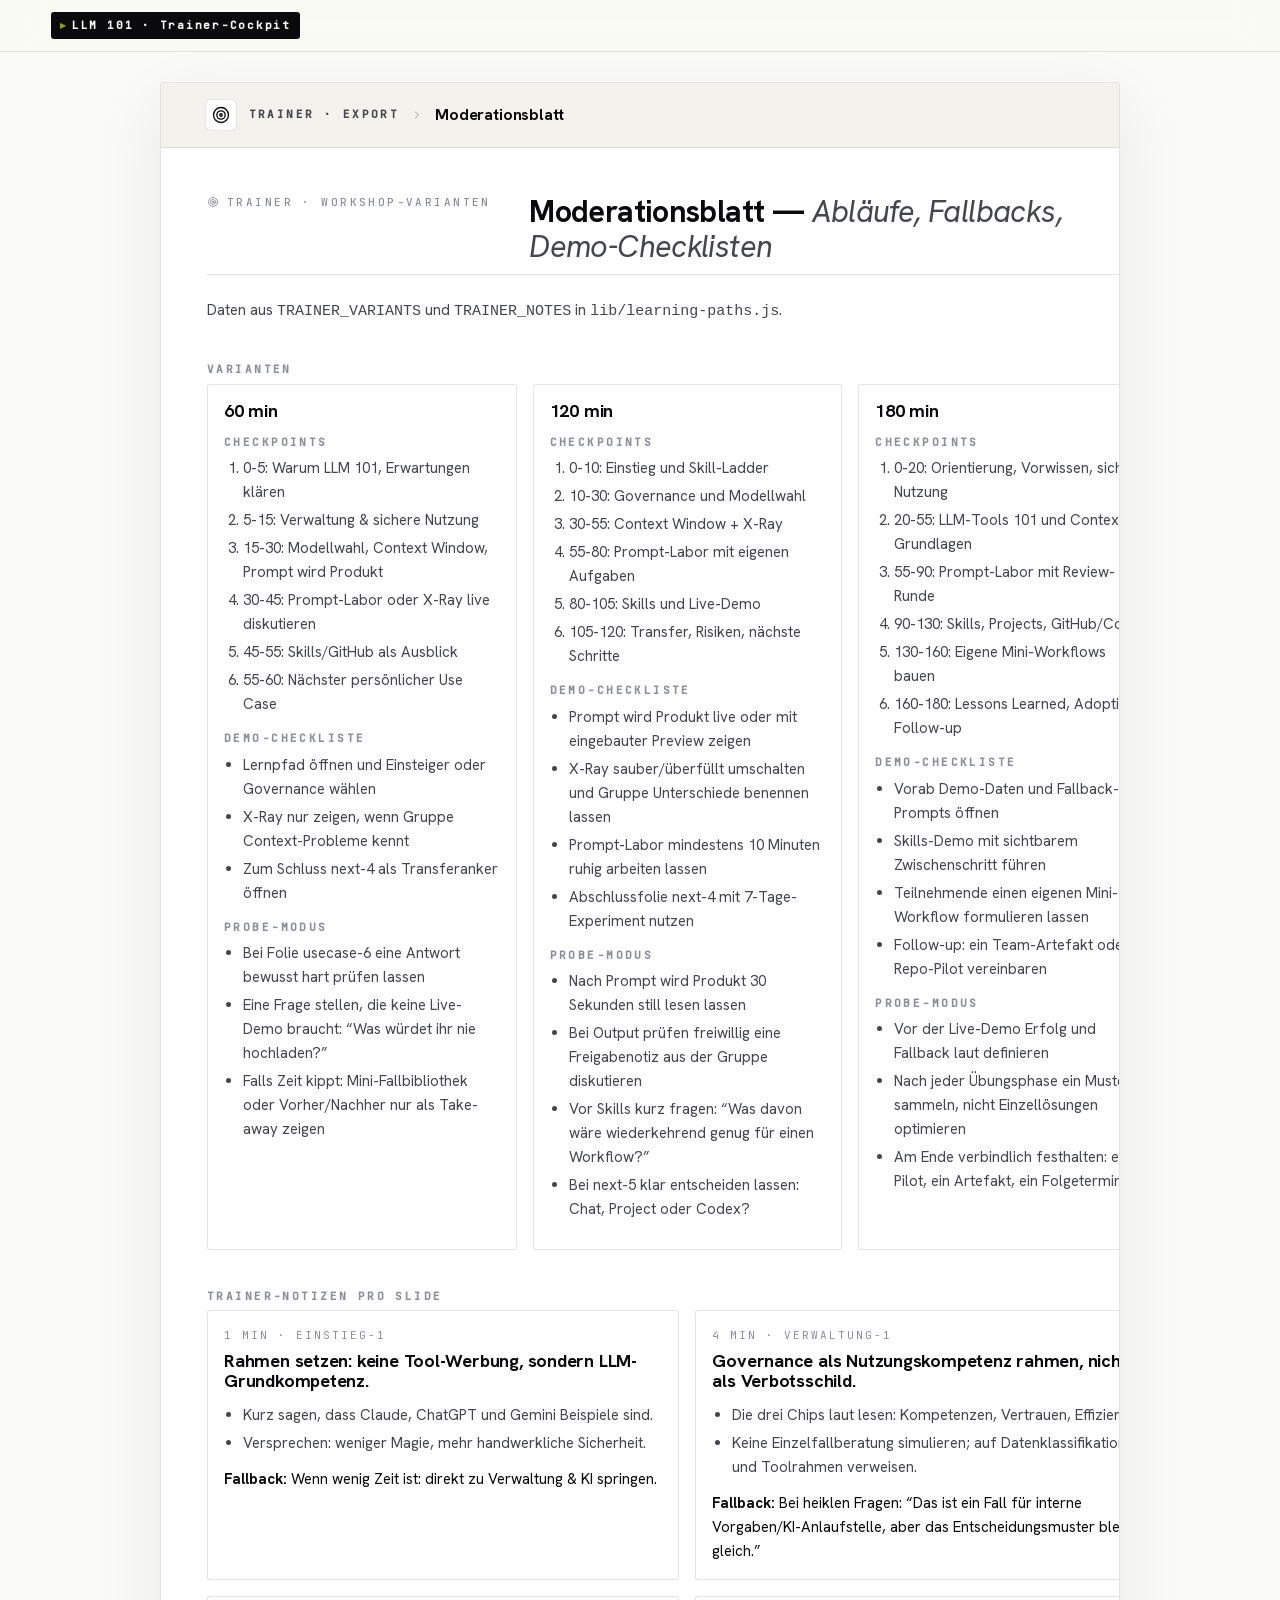
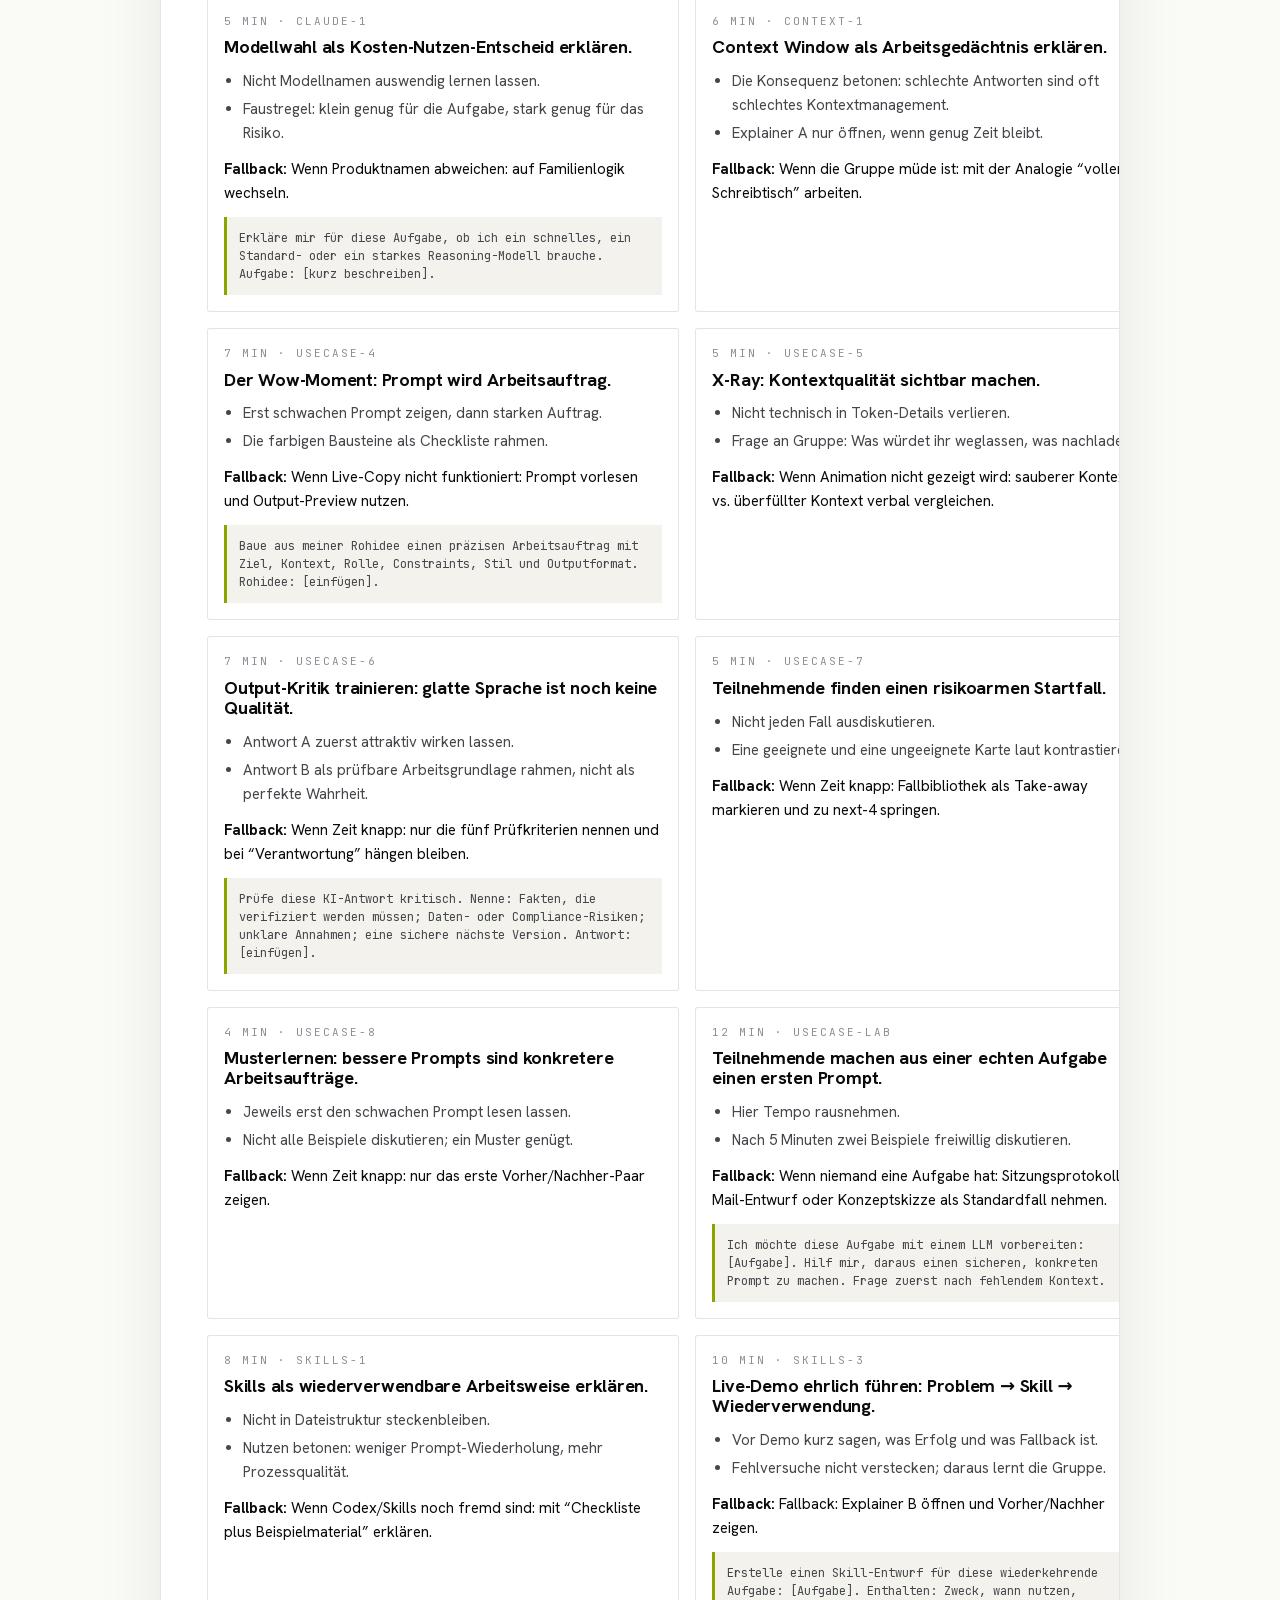
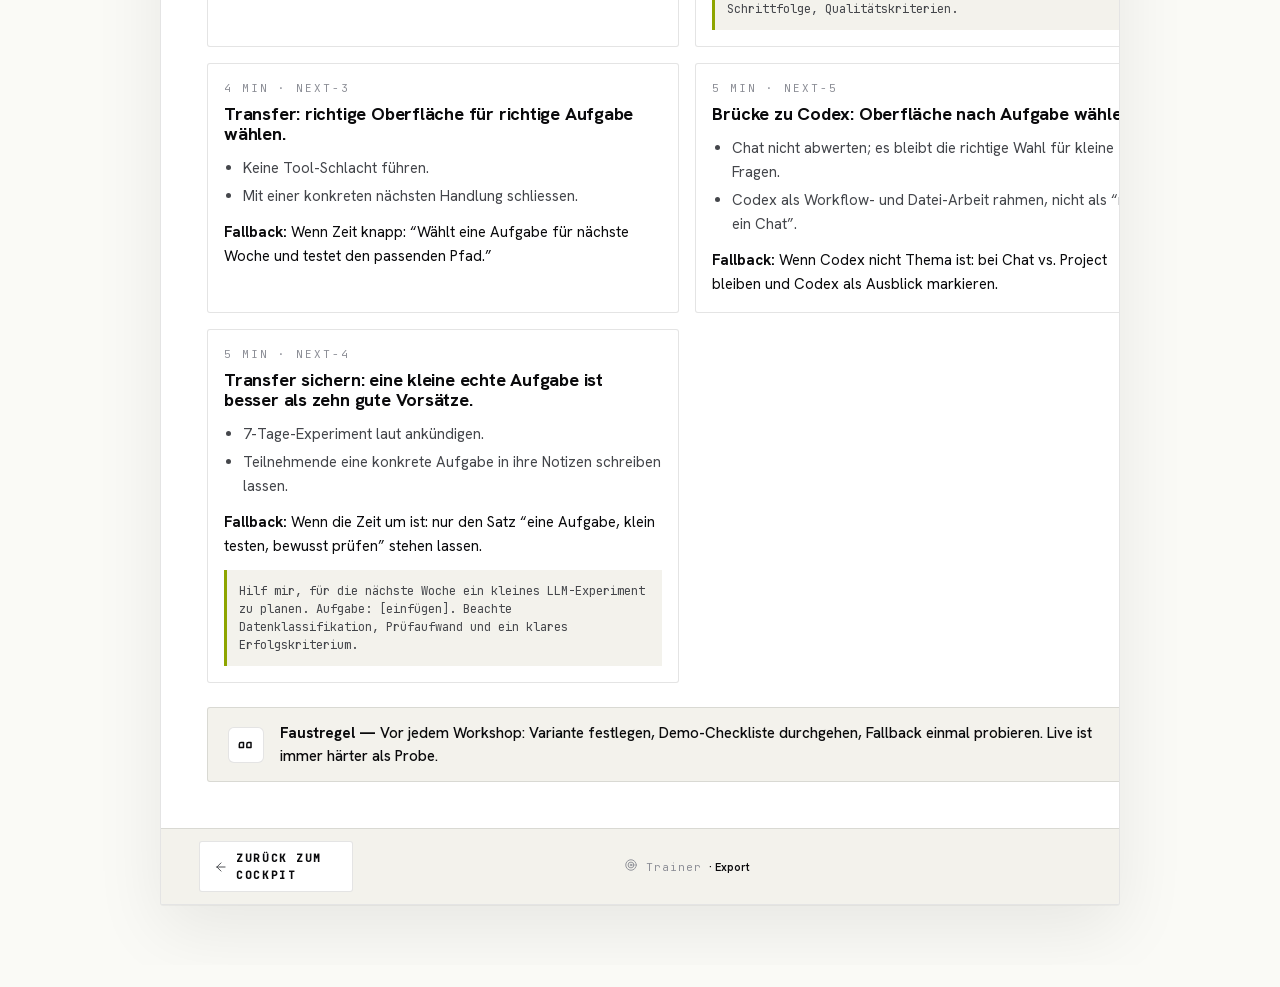
<file: trainer-export.html>
<!DOCTYPE html>
<html lang="de">
<head>
  <meta charset="UTF-8">
  <meta name="viewport" content="width=device-width, initial-scale=1.0">
  <meta name="theme-color" content="#c5e818">
  <title>LLM 101 — Trainer-Export</title>
  <link rel="icon" href="assets/icon.svg" type="image/svg+xml">
  <link rel="stylesheet" href="tokens.css?v=2026-05-18-codex-v2l">
  <link rel="stylesheet" href="app.css?v=2026-05-18-codex-v2l">
  <link rel="stylesheet" href="presentation.css?v=2026-05-18-codex-v2l">
  <style>
    .trainer-shell { max-width: 1100px; margin: 0 auto; padding: var(--space-6) var(--space-5); }
    .trainer-frame .slide-body { padding: clamp(28px, 3.6vw, 56px); gap: 24px; }
    .trainer-section h3 {
      font-family: var(--font-mono);
      font-size: 11px;
      font-weight: 600;
      letter-spacing: 0.22em;
      text-transform: uppercase;
      color: var(--text-tertiary);
      margin: var(--space-4) 0 var(--space-2);
    }
    .variant-grid { display: grid; grid-template-columns: repeat(3, 1fr); gap: var(--space-4); }
    .variant-card, .note-card {
      background: var(--bg-card);
      border: 1px solid var(--border);
      border-radius: var(--radius-md);
      padding: var(--space-4);
    }
    .variant-card h2, .note-card h2 {
      font-size: 18px;
      font-weight: 700;
      letter-spacing: -0.012em;
      margin: 0 0 var(--space-3);
      color: var(--text-primary);
    }
    .variant-card ol, .variant-card ul, .note-card ul {
      color: var(--text-secondary);
      padding-left: 1.2rem;
      line-height: 1.5;
      margin: 0 0 var(--space-3);
    }
    .variant-card li, .note-card li { margin-bottom: 4px; }
    .notes-grid { display: grid; grid-template-columns: repeat(2, 1fr); gap: var(--space-4); }
    .note-meta {
      font-family: var(--font-mono);
      color: var(--text-tertiary);
      font-size: 11px;
      text-transform: uppercase;
      letter-spacing: 0.18em;
      margin-bottom: var(--space-2);
    }
    .prompt-box {
      margin-top: var(--space-3);
      padding: var(--space-3);
      border-left: 3px solid var(--accent);
      background: var(--bg-tint);
      color: var(--text-secondary);
      font-family: var(--font-mono);
      font-size: 12px;
      line-height: 1.5;
    }
    @media print {
      .app-header { display: none; }
      .trainer-shell { padding: 8mm; max-width: none; }
      .variant-card, .note-card { break-inside: avoid; }
    }
    @media (max-width: 880px) {
      .variant-grid, .notes-grid { grid-template-columns: 1fr; }
    }
  </style>
</head>
<body data-layout="scroll">
  <header class="app-header">
    <div class="app-brand-id"><a href="index.html?trainer=1" style="color:inherit;text-decoration:none;">LLM 101 · Trainer-Cockpit</a></div>
  </header>
  <main class="trainer-shell">
    <section class="slide codex trainer-frame">
      <div class="slide-head">
        <div class="slide-crumb">
          <span class="slide-crumb-icon"><svg class="ic lg"><use href="#i-target"/></svg></span>
          <span class="slide-crumb-chap">Trainer · Export</span>
          <span class="slide-crumb-sep"><svg class="ic sm"><use href="#i-chevron-right"/></svg></span>
          <span class="slide-crumb-topic">Moderationsblatt</span>
        </div>
        <span class="slide-stand">
          <svg class="ic sm"><use href="#i-bookmark"/></svg>
          Stand 16.05.26
        </span>
      </div>
      <div class="slide-body">
        <div class="title-row">
          <span class="kicker"><svg class="ic sm"><use href="#i-target"/></svg> Trainer · Workshop-Varianten</span>
          <h2 class="lede">Moderationsblatt — <em>Abläufe, Fallbacks, Demo-Checklisten</em></h2>
        </div>

        <p style="color: var(--text-secondary); line-height: 1.55; margin: 0; max-width: 72ch;">Daten aus <code>TRAINER_VARIANTS</code> und <code>TRAINER_NOTES</code> in <code>lib/learning-paths.js</code>.</p>

        <section class="trainer-section">
          <h3>Varianten</h3>
          <div class="variant-grid" id="variants"></div>
        </section>

        <section class="trainer-section">
          <h3>Trainer-Notizen pro Slide</h3>
          <div class="notes-grid" id="notes"></div>
        </section>

        <aside class="callout">
          <span class="callout-icon"><svg class="ic lg"><use href="#i-quote"/></svg></span>
          <p><b>Faustregel — </b>Vor jedem Workshop: Variante festlegen, Demo-Checkliste durchgehen, Fallback einmal probieren. Live ist immer härter als Probe.</p>
        </aside>
      </div>
      <div class="slide-foot">
        <a class="slide-nav prev" href="index.html?trainer=1">
          <svg class="ic"><use href="#i-arrow-left"/></svg> zurück zum Cockpit
        </a>
        <div class="slide-progress">
          <span class="slide-folio"><svg class="ic"><use href="#i-target"/></svg> Trainer <b>· Export</b></span>
        </div>
        <span class="slide-nav" aria-hidden="true" style="visibility:hidden">platz</span>
      </div>
    </section>
  </main>
  <script type="module">
    import { initSprite } from './lib/icons-sprite.js?v=2026-05-18-codex-v2l';
    import { TRAINER_NOTES, TRAINER_VARIANTS } from './lib/learning-paths.js?v=2026-05-18-codex-v2l';

    initSprite();

    const escapeHtml = (value) => String(value)
      .replaceAll('&', '&amp;')
      .replaceAll('<', '&lt;')
      .replaceAll('>', '&gt;')
      .replaceAll('"', '&quot;')
      .replaceAll("'", '&#039;');

    document.getElementById('variants').innerHTML = TRAINER_VARIANTS.map(variant => `
      <article class="variant-card">
        <h2>${escapeHtml(variant.label)}</h2>
        <h3>Checkpoints</h3>
        <ol>${variant.checkpoints.map(item => `<li>${escapeHtml(item)}</li>`).join('')}</ol>
        <h3>Demo-Checkliste</h3>
        <ul>${variant.demoChecklist.map(item => `<li>${escapeHtml(item)}</li>`).join('')}</ul>
        <h3>Probe-Modus</h3>
        <ul>${variant.probeCues.map(item => `<li>${escapeHtml(item)}</li>`).join('')}</ul>
      </article>
    `).join('');

    document.getElementById('notes').innerHTML = Object.entries(TRAINER_NOTES).map(([id, note]) => `
      <article class="note-card">
        <div class="note-meta">${escapeHtml(note.timing)} · ${escapeHtml(id)}</div>
        <h2>${escapeHtml(note.focus)}</h2>
        <ul>${note.notes.map(item => `<li>${escapeHtml(item)}</li>`).join('')}</ul>
        <p><strong>Fallback:</strong> ${escapeHtml(note.fallback)}</p>
        ${note.prompt ? `<div class="prompt-box">${escapeHtml(note.prompt)}</div>` : ''}
      </article>
    `).join('');
  </script>
</body>
</html>
</file>
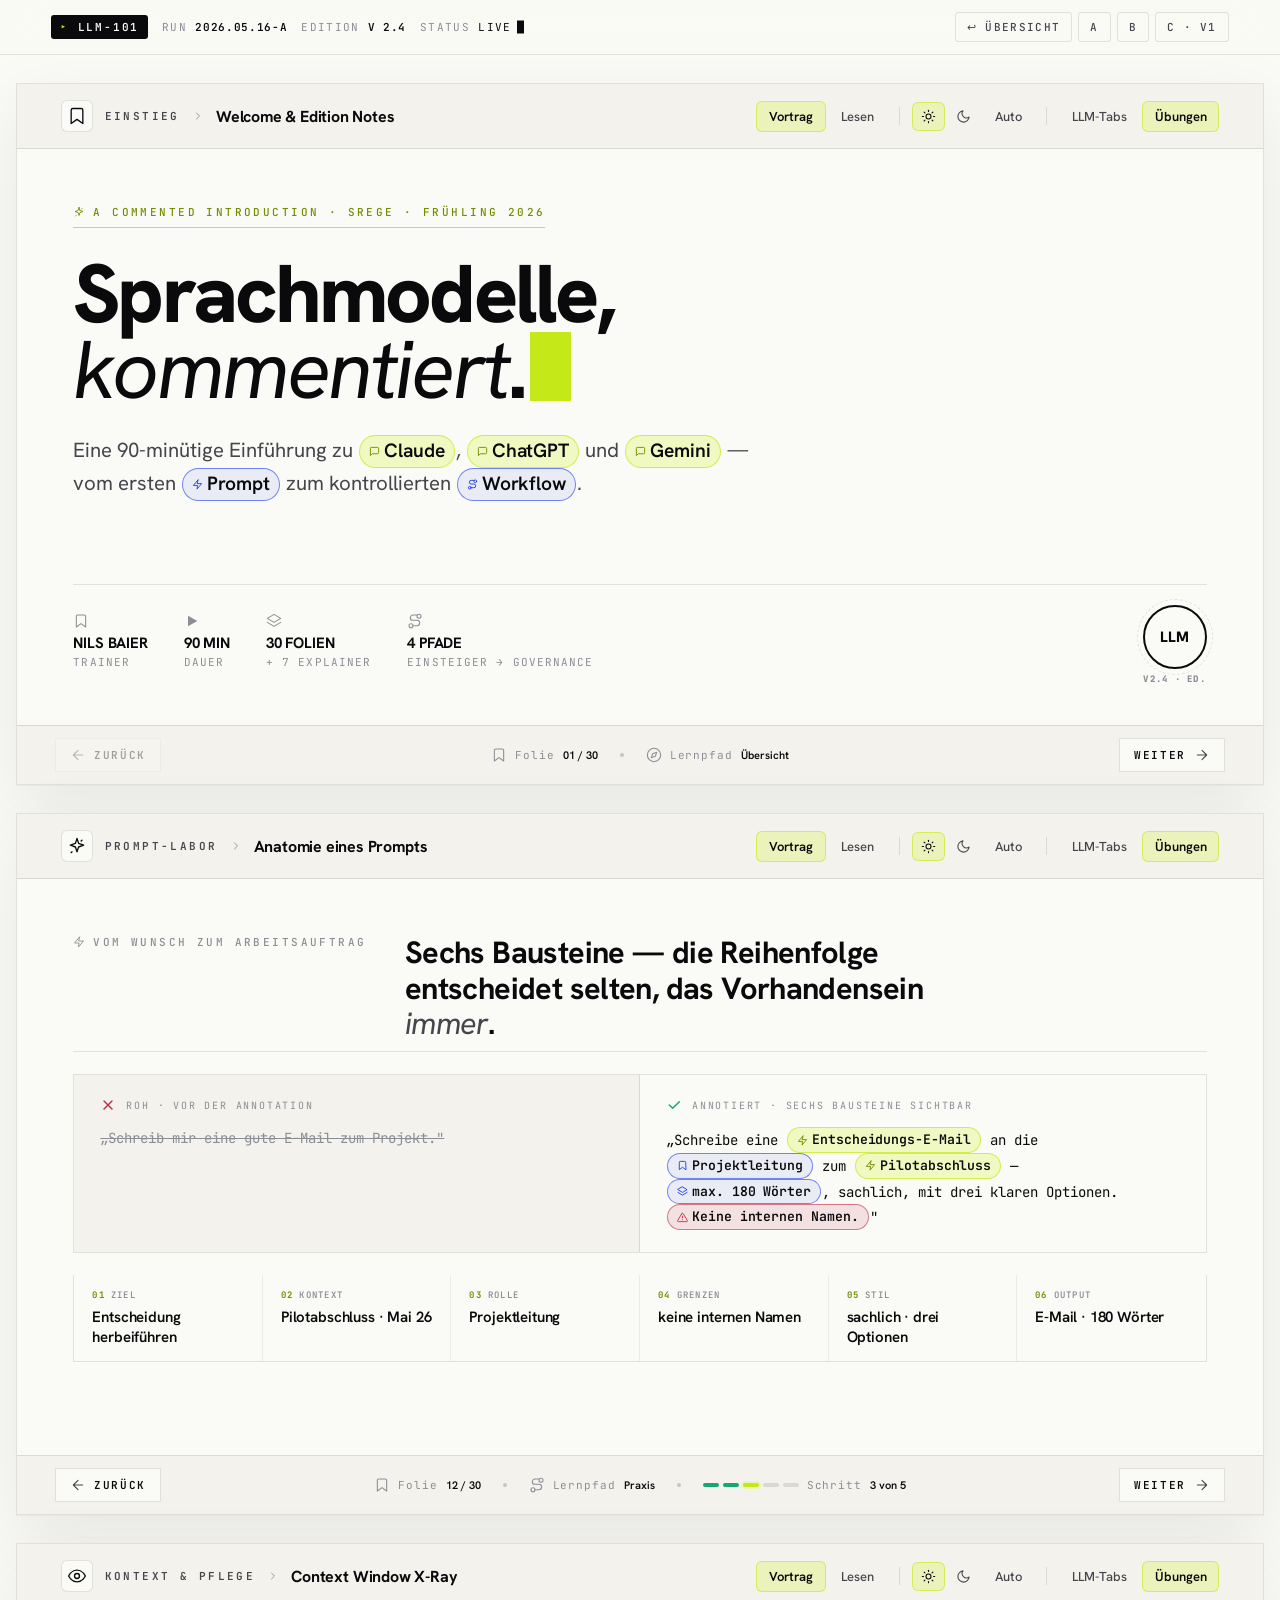
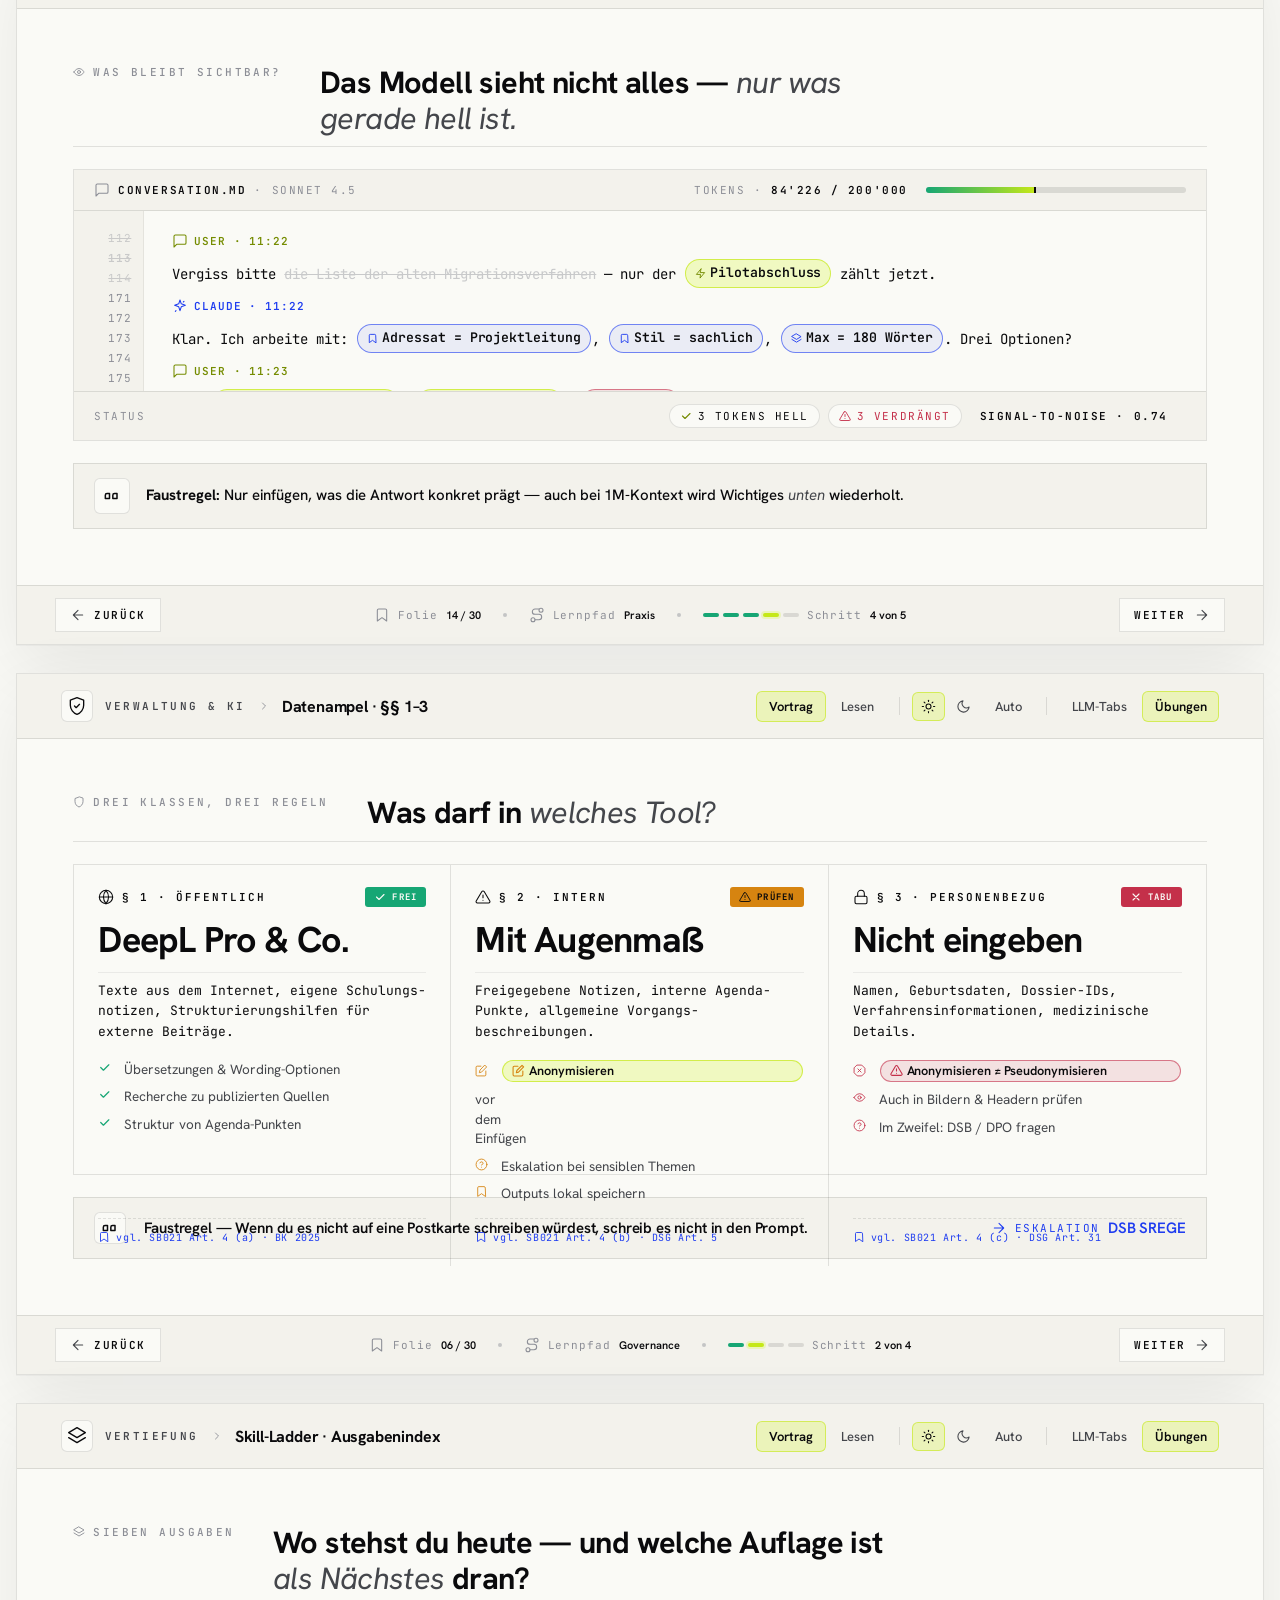
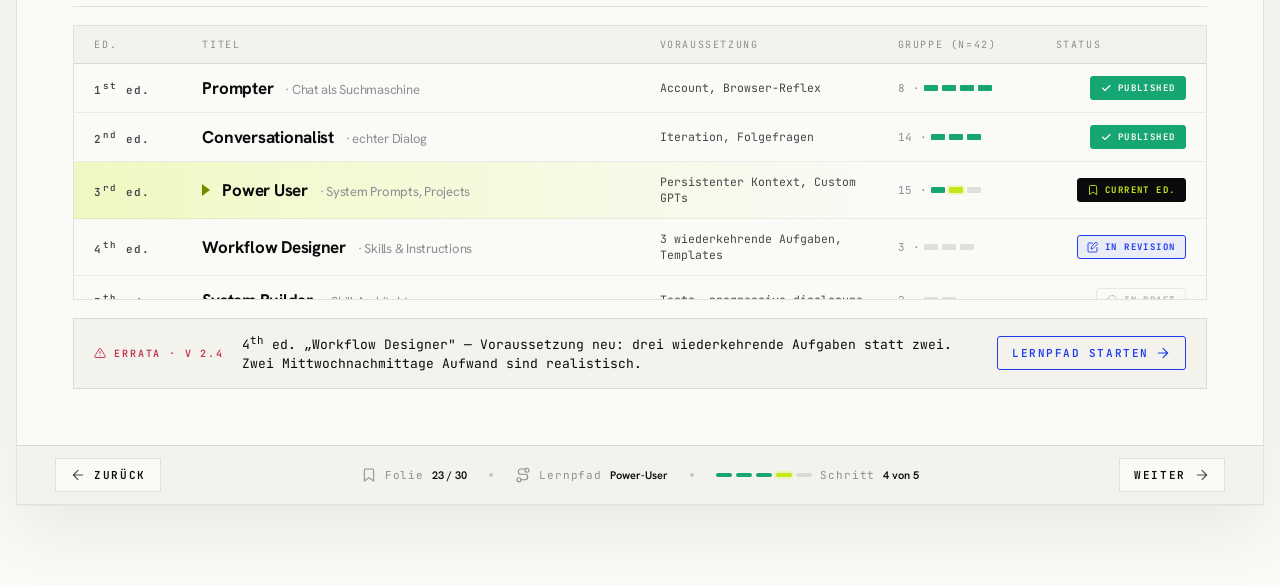
<file: docs/codex-mockup-reference.html>
<!DOCTYPE html>
<html lang="de" data-theme="light">
<head>
  <meta charset="UTF-8">
  <meta name="viewport" content="width=device-width, initial-scale=1.0">
  <title>LLM 101 — Designstudie C · Codex (Iteration 2)</title>
  <link rel="preconnect" href="https://fonts.googleapis.com">
  <link rel="preconnect" href="https://fonts.gstatic.com" crossorigin>
  <link href="https://fonts.googleapis.com/css2?family=Hanken+Grotesk:ital,wght@0,400;0,500;0,600;0,700;0,800;1,400;1,500&family=JetBrains+Mono:wght@400;500;600&display=swap" rel="stylesheet">
  <style>
    /* ============================================================
       VARIANTE C · ITERATION 2 — Codex, fokussiert.
       Änderungen vs. v1:
       - Confidence-Meter entfernt
       - Folio nur noch im Footer (mit Lernpfad-Fortschritt)
       - Header zeigt Kapitel + Unterthema mit Icon
       - Annotations-Spalte entfernt → mehr Raum für Kerninhalt
       - Konsistentes Icon-Set (inline SVG, Lucide-Stil)
       ============================================================ */

    *, *::before, *::after { box-sizing: border-box; margin: 0; padding: 0; }

    :root {
      --font-sans: 'Hanken Grotesk', system-ui, -apple-system, sans-serif;
      --font-mono: 'JetBrains Mono', ui-monospace, 'SF Mono', monospace;

      /* Codex Palette — Light */
      --paper: #fafaf6;
      --paper-tint: #f3f2ec;
      --ink: #0a0a0c;
      --ink-soft: #44464b;
      --ink-mute: #8c8e96;
      --rule: #0a0a0c1c;
      --rule-soft: #0a0a0c10;
      --acid: #c5e818;
      --acid-glow: #d4f52640;
      --acid-deep: #758c00;
      --cobalt: #1f3df0;
      --cobalt-soft: #1f3df012;
      --crimson: #c4304a;
      --signal: #16a674;
      --warn: #d68410;
      --shadow-page: 0 1px 0 #0a0a0c08, 0 24px 70px #0a0a0c14;
    }

    [data-theme="dark"] {
      --paper: #0c0c0e;
      --paper-tint: #131316;
      --ink: #f0eee6;
      --ink-soft: #b4b4ba;
      --ink-mute: #6e6e76;
      --rule: #f0eee61c;
      --rule-soft: #f0eee610;
      --acid: #d4f526;
      --acid-glow: #d4f5263a;
      --acid-deep: #b8d800;
      --cobalt: #7f95ff;
      --cobalt-soft: #7f95ff18;
      --crimson: #e8627c;
      --signal: #56d6a8;
      --warn: #f0b54a;
      --shadow-page: 0 1px 0 #00000050, 0 24px 70px #00000080;
    }

    html, body {
      background: var(--paper);
      color: var(--ink);
      font-family: var(--font-sans);
      -webkit-font-smoothing: antialiased;
      text-rendering: optimizeLegibility;
      min-height: 100vh;
    }

    /* ============================================================
       Icon helper
       ============================================================ */
    .ic { width: 16px; height: 16px; flex-shrink: 0; stroke: currentColor; fill: none; stroke-width: 1.6; stroke-linecap: round; stroke-linejoin: round; vertical-align: -3px; }
    .ic.sm { width: 12px; height: 12px; vertical-align: -2px; stroke-width: 1.8; }
    .ic.lg { width: 20px; height: 20px; vertical-align: -4px; }
    .ic.xl { width: 28px; height: 28px; vertical-align: -6px; stroke-width: 1.4; }

    /* ============================================================
       Top steering bar (variant nav)
       ============================================================ */
    .topbar {
      position: sticky; top: 0; z-index: 50;
      display: flex; align-items: center; justify-content: space-between; gap: 16px;
      padding: 12px clamp(20px, 4vw, 56px);
      background: color-mix(in srgb, var(--paper) 90%, transparent);
      backdrop-filter: blur(20px);
      border-bottom: 1px solid var(--rule);
      font-family: var(--font-mono);
    }
    .topbar .run {
      display: flex; align-items: center; gap: 14px;
      font-size: 11px; letter-spacing: 0.12em; text-transform: uppercase;
      color: var(--ink-mute);
    }
    .topbar .run .id {
      padding: 5px 9px; background: var(--ink); color: var(--paper);
      border-radius: 3px; letter-spacing: 0.16em; font-weight: 600;
    }
    .topbar .run .id::before { content: "▸ "; color: var(--acid); }
    .topbar .run b { color: var(--ink); font-weight: 600; letter-spacing: 0.06em; }
    .topbar .run em {
      font-style: normal; color: var(--ink); position: relative;
      padding-right: 12px;
    }
    .topbar .run em::after {
      content: ""; position: absolute; right: 0; top: 50%;
      transform: translateY(-50%);
      width: 7px; height: 13px;
      background: var(--ink);
      animation: blink 1.05s steps(2) infinite;
    }
    @keyframes blink { to { opacity: 0; } }
    .topbar nav { display: flex; gap: 6px; align-items: center; }
    .topbar a, .topbar button {
      font-family: var(--font-mono); font-size: 11px; letter-spacing: 0.12em; text-transform: uppercase;
      color: var(--ink-soft); text-decoration: none;
      padding: 7px 11px; border: 1px solid var(--rule); border-radius: 3px;
      background: transparent; cursor: pointer; font-weight: 500;
    }
    .topbar a:hover, .topbar button:hover {
      color: var(--ink); border-color: var(--ink); background: var(--paper-tint);
    }

    /* ============================================================
       Deck
       ============================================================ */
    .deck {
      width: min(1340px, calc(100% - 32px));
      margin: 28px auto 80px;
      display: grid; gap: 28px;
    }

    .slide {
      background: var(--paper);
      border: 1px solid var(--rule);
      box-shadow: var(--shadow-page);
      overflow: hidden;
      aspect-ratio: 16 / 9;
      min-height: 620px;
      display: grid;
      grid-template-rows: auto 1fr auto;
      position: relative;
    }

    /* ============================================================
       Header — Kapitel + Unterthema
       ============================================================ */
    .head {
      display: grid; grid-template-columns: 1fr auto;
      align-items: center;
      padding: 16px clamp(28px, 3.4vw, 48px);
      border-bottom: 1px solid var(--rule);
      background: var(--paper-tint);
    }
    .head .crumb {
      display: flex; align-items: center; gap: 12px;
      min-width: 0;
    }
    .head .crumb .icon-pill {
      display: inline-grid; place-items: center;
      width: 32px; height: 32px;
      border: 1px solid var(--rule);
      border-radius: 6px;
      background: var(--paper);
      color: var(--ink);
      flex-shrink: 0;
    }
    .head .crumb .chap {
      font-family: var(--font-mono); font-size: 11px; font-weight: 600;
      letter-spacing: 0.22em; text-transform: uppercase;
      color: var(--ink-soft);
      white-space: nowrap;
    }
    .head .crumb .sep {
      color: var(--ink-mute);
      display: inline-flex; align-items: center;
    }
    .head .crumb .topic {
      font-family: var(--font-sans); font-size: 16px; font-weight: 700;
      letter-spacing: -0.012em;
      color: var(--ink);
      white-space: nowrap; overflow: hidden; text-overflow: ellipsis;
    }
    /* ===== Slide-Header Toolbar (Schulungs-Controls) ===== */
    .head .toolbar {
      display: flex; align-items: center; gap: 4px;
      flex-shrink: 0;
    }
    .head .toolbar .group {
      display: inline-flex; align-items: center; gap: 2px;
    }
    .head .toolbar .div {
      display: inline-block;
      width: 1px; height: 18px;
      background: var(--rule);
      margin: 0 8px;
    }
    .head .toolbar .tool {
      display: inline-flex; align-items: center; gap: 6px;
      padding: 6px 12px;
      border-radius: 6px;
      border: 1px solid transparent;
      background: transparent;
      color: var(--ink-soft);
      font-family: var(--font-sans);
      font-size: 13px; font-weight: 500;
      letter-spacing: -0.005em;
      cursor: pointer;
      transition: background 0.15s ease, color 0.15s ease, border-color 0.15s ease;
    }
    .head .toolbar .tool:hover {
      color: var(--ink);
      background: var(--paper);
      border-color: var(--rule);
    }
    .head .toolbar .tool.icon-only { padding: 6px 8px; }
    .head .toolbar .tool .ic {
      width: 15px; height: 15px;
      vertical-align: 0;
      stroke-width: 1.7;
    }
    .head .toolbar .tool.active {
      background: var(--acid-glow);
      border-color: color-mix(in srgb, var(--acid) 60%, transparent);
      color: var(--ink);
      font-weight: 600;
    }
    /* Theme-aware active state for theme group */
    [data-theme="light"] .head .toolbar [data-action="theme-light"],
    [data-theme="dark"] .head .toolbar [data-action="theme-dark"] {
      background: var(--acid-glow);
      border-color: color-mix(in srgb, var(--acid) 60%, transparent);
      color: var(--ink);
      font-weight: 600;
    }

    /* ============================================================
       Body
       ============================================================ */
    .body {
      padding: clamp(32px, 4.4vw, 64px) clamp(36px, 4.4vw, 72px);
      display: flex; flex-direction: column; gap: 24px;
      min-width: 0; overflow: hidden;
    }

    .kicker {
      display: inline-flex; align-items: center; gap: 8px;
      font-family: var(--font-mono); font-size: 11px; font-weight: 500;
      letter-spacing: 0.22em; text-transform: uppercase;
      color: var(--ink-mute);
      padding-bottom: 8px; margin-bottom: 0;
      border-bottom: 1px solid var(--rule);
      align-self: start;
      white-space: nowrap;
    }
    .kicker.acid { color: var(--acid-deep); border-color: var(--acid); }

    /* Title-row: Kicker + Lede in einer Zeile (Folien 2–5) */
    .title-row {
      display: grid;
      grid-template-columns: minmax(0, auto) 1fr;
      gap: clamp(20px, 3vw, 40px);
      align-items: baseline;
      padding-bottom: 10px;
      border-bottom: 1px solid var(--rule);
    }
    .title-row .kicker {
      border-bottom: none;
      padding-bottom: 0;
    }
    .title-row h2.lede { max-width: 36ch; }

    h1.display {
      font-size: clamp(48px, 6.4vw, 96px);
      font-weight: 800; letter-spacing: -0.035em; line-height: 0.92;
      color: var(--ink);
      max-width: 18ch;
    }
    h1.display em { font-style: italic; font-weight: 400; }
    h1.display .caret {
      display: inline-block; width: 0.5em; height: 0.85em;
      background: var(--acid); margin-left: 0.06em; vertical-align: -0.04em;
      animation: blink 1.05s steps(2) infinite;
    }
    @media (prefers-reduced-motion: reduce) {
      h1.display .caret, .topbar .run em::after { animation: none; opacity: 0.5; }
    }

    h2.lede {
      font-size: clamp(22px, 2.4vw, 32px);
      font-weight: 700; letter-spacing: -0.02em; line-height: 1.15;
      color: var(--ink);
      max-width: 28ch;
    }
    h2.lede em { font-style: italic; font-weight: 400; color: var(--ink-soft); }

    .lead {
      font-size: clamp(18px, 1.6vw, 23px);
      line-height: 1.5;
      color: var(--ink-soft);
      max-width: 64ch;
    }

    /* Token pill */
    .tok {
      display: inline-flex; align-items: center; gap: 4px;
      padding: 1px 9px; margin: 0 1px;
      border-radius: 999px;
      background: var(--acid-glow);
      border: 1px solid color-mix(in srgb, var(--acid) 70%, transparent);
      color: var(--ink);
      font-weight: 600;
      font-size: 0.94em;
      letter-spacing: -0.005em;
      cursor: default;
      transition: background 0.15s ease, border-color 0.15s ease;
    }
    .tok:hover { background: var(--acid); border-color: var(--acid); }
    .tok .ic { width: 11px; height: 11px; stroke-width: 2; color: var(--acid-deep); }
    [data-theme="dark"] .tok .ic { color: var(--acid); }
    .tok.cobalt {
      background: var(--cobalt-soft);
      border-color: color-mix(in srgb, var(--cobalt) 60%, transparent);
    }
    .tok.cobalt .ic { color: var(--cobalt); }
    .tok.warn {
      background: color-mix(in srgb, var(--crimson) 12%, transparent);
      border-color: color-mix(in srgb, var(--crimson) 60%, transparent);
    }
    .tok.warn .ic { color: var(--crimson); }

    /* ============================================================
       Footer — Pfad-Fortschritt + Navigation
       ============================================================ */
    .foot {
      display: grid; grid-template-columns: auto 1fr auto;
      align-items: center; gap: 24px;
      padding: 12px clamp(28px, 3vw, 48px);
      border-top: 1px solid var(--rule);
      background: var(--paper-tint);
    }
    .foot .nav-btn {
      display: inline-flex; align-items: center; gap: 8px;
      padding: 8px 14px;
      background: var(--paper);
      border: 1px solid var(--rule);
      color: var(--ink);
      font-family: var(--font-mono); font-size: 11px; font-weight: 600;
      letter-spacing: 0.14em; text-transform: uppercase;
      text-decoration: none;
      cursor: pointer;
      transition: border-color 0.15s ease, background 0.15s ease;
    }
    .foot .nav-btn:hover { border-color: var(--ink); background: var(--paper-tint); }
    .foot .nav-btn[aria-disabled="true"] { opacity: 0.35; cursor: not-allowed; pointer-events: none; }
    .foot .nav-btn .ic { color: var(--ink-soft); }
    .foot .nav-btn:hover .ic { color: var(--ink); }

    .foot .center {
      justify-self: center;
      display: flex; align-items: center; gap: 22px;
      font-family: var(--font-mono); font-size: 11px;
      color: var(--ink-mute);
      letter-spacing: 0.08em;
      flex-wrap: wrap;
      justify-content: center;
    }
    .foot .center .group { display: inline-flex; align-items: center; gap: 8px; }
    .foot .center .group .ic { color: var(--ink-mute); }
    .foot .center .group b {
      color: var(--ink); font-weight: 600;
      font-family: var(--font-sans); letter-spacing: 0;
    }
    .foot .center .sep {
      display: inline-block; width: 4px; height: 4px; border-radius: 50%;
      background: var(--ink-mute); opacity: 0.45;
    }
    .foot .center .path-dots {
      display: inline-flex; align-items: center; gap: 4px;
    }
    .foot .center .path-dots i {
      width: 16px; height: 4px; border-radius: 2px;
      background: var(--rule);
    }
    .foot .center .path-dots i.done { background: var(--signal); }
    .foot .center .path-dots i.here { background: var(--acid); box-shadow: 0 0 0 2px var(--acid-glow); }

    /* ============================================================
       SLIDE 01 — COVER
       ============================================================ */
    .cover .body {
      gap: 28px;
      justify-content: center;
    }
    .cover .meta-stamp {
      display: inline-flex; align-items: center; gap: 8px;
      font-family: var(--font-mono); font-size: 11px; letter-spacing: 0.18em; text-transform: uppercase;
      color: var(--ink-mute);
    }
    .cover .colophon {
      margin-top: auto;
      display: grid; grid-template-columns: repeat(4, auto) 1fr auto;
      gap: 36px; align-items: end;
      padding-top: 20px; border-top: 1px solid var(--rule);
      font-family: var(--font-mono); font-size: 11px; letter-spacing: 0.1em; text-transform: uppercase;
      color: var(--ink-mute);
    }
    .cover .colophon div b {
      display: block; font-family: var(--font-sans); font-size: 15px; font-weight: 700; letter-spacing: -0.01em;
      color: var(--ink); margin-bottom: 2px;
    }
    .cover .colophon div .ic { color: var(--ink-mute); margin-bottom: 4px; }
    .cover .colophon .seal {
      justify-self: end;
      width: 64px; height: 64px;
      border: 2px solid var(--ink); border-radius: 50%;
      display: grid; place-items: center;
      font-family: var(--font-sans); font-weight: 800; font-size: 15px;
      color: var(--ink); position: relative;
      letter-spacing: -0.01em;
    }
    .cover .colophon .seal::before {
      content: ""; position: absolute; inset: -8px;
      border: 1px dashed var(--rule); border-radius: 50%;
    }
    .cover .colophon .seal::after {
      content: "v2.4 · ed."; position: absolute;
      bottom: -18px; left: 50%; transform: translateX(-50%);
      font-family: var(--font-mono); font-size: 9px; letter-spacing: 0.14em;
      color: var(--ink-mute); white-space: nowrap;
    }

    /* ============================================================
       SLIDE 02 — ANATOMIE EINES PROMPTS
       ============================================================ */
    .anatomy .body { gap: 22px; }
    .anatomy .compare {
      display: grid; grid-template-columns: 1fr 1fr;
      border: 1px solid var(--rule);
    }
    .anatomy .compare > div { padding: 22px 26px; min-width: 0; }
    .anatomy .compare > div:first-child {
      border-right: 1px solid var(--rule);
      background: var(--paper-tint);
    }
    .anatomy .compare .label {
      display: flex; align-items: center; gap: 10px;
      font-family: var(--font-mono); font-size: 10px; letter-spacing: 0.18em; text-transform: uppercase;
      color: var(--ink-mute); margin-bottom: 14px;
    }
    .anatomy .compare > div:first-child .label .ic { color: var(--crimson); }
    .anatomy .compare > div:last-child .label .ic { color: var(--signal); }
    .anatomy .compare p {
      font-family: var(--font-mono); font-size: 14px; line-height: 1.65;
      color: var(--ink);
    }
    .anatomy .compare p .strike { text-decoration: line-through; color: var(--ink-mute); }
    .anatomy .ledger {
      display: grid; grid-template-columns: repeat(6, 1fr);
      border: 1px solid var(--rule);
      border-top: none;
    }
    .anatomy .ledger > div {
      padding: 14px 18px;
      border-right: 1px solid var(--rule-soft);
      display: flex; flex-direction: column; gap: 6px;
    }
    .anatomy .ledger > div:last-child { border-right: none; }
    .anatomy .ledger b {
      display: inline-flex; align-items: center; gap: 6px;
      font-family: var(--font-mono); font-size: 9px; font-weight: 600;
      letter-spacing: 0.14em; text-transform: uppercase;
      color: var(--ink-mute);
    }
    .anatomy .ledger b .num { color: var(--acid-deep); font-weight: 700; }
    [data-theme="dark"] .anatomy .ledger b .num { color: var(--acid); }
    .anatomy .ledger span.val { font-size: 15px; font-weight: 600; color: var(--ink); letter-spacing: -0.01em; }

    /* ============================================================
       SLIDE 03 — CONTEXT WINDOW
       ============================================================ */
    .context .body { gap: 22px; }
    .context .convo {
      flex: 1; min-height: 0;
      border: 1px solid var(--rule);
      display: grid; grid-template-rows: auto 1fr auto;
      overflow: hidden;
    }
    .context .convo header {
      display: grid; grid-template-columns: 1fr auto auto;
      gap: 18px; align-items: center;
      padding: 12px 20px;
      background: var(--paper-tint);
      border-bottom: 1px solid var(--rule);
      font-family: var(--font-mono); font-size: 11px; letter-spacing: 0.14em; text-transform: uppercase;
      color: var(--ink-mute);
    }
    .context .convo header b { color: var(--ink); font-weight: 600; }
    .context .convo header .filename {
      display: inline-flex; align-items: center; gap: 8px;
    }
    .context .convo header .meter {
      width: 260px; height: 6px; background: var(--rule); border-radius: 3px; overflow: hidden;
      position: relative;
    }
    .context .convo header .meter i {
      position: absolute; left: 0; top: 0; bottom: 0; width: 42%;
      background: linear-gradient(90deg, var(--signal), var(--acid));
    }
    .context .convo header .meter i::after {
      content: ""; position: absolute; right: -1px; top: -3px; bottom: -3px; width: 2px;
      background: var(--ink);
    }
    .context .convo .tape {
      display: grid; grid-template-columns: 70px 1fr;
      align-items: stretch;
      overflow: hidden;
    }
    .context .convo .tape .lines {
      border-right: 1px solid var(--rule-soft);
      padding: 20px 12px;
      font-family: var(--font-mono); font-size: 11px; letter-spacing: 0.06em;
      color: var(--ink-mute);
      text-align: right;
      background: var(--paper-tint);
      display: flex; flex-direction: column; gap: 6px;
    }
    .context .convo .tape .lines span:nth-child(2) { color: var(--ink); font-weight: 600; }
    .context .convo .tape .lines span.dropped { text-decoration: line-through; color: var(--ink-mute); opacity: 0.4; }
    .context .convo .tape .roll {
      padding: 20px 28px;
      font-family: var(--font-mono); font-size: 14px; line-height: 1.85;
      color: var(--ink);
      display: flex; flex-direction: column; gap: 8px;
    }
    .context .convo .tape .roll .who {
      display: inline-flex; align-items: center; gap: 6px;
      font-weight: 600; color: var(--cobalt); font-size: 11px; letter-spacing: 0.08em;
      text-transform: uppercase;
    }
    .context .convo .tape .roll .who.user { color: var(--acid-deep); }
    [data-theme="dark"] .context .convo .tape .roll .who.user { color: var(--acid); }
    .context .convo .tape .roll .dropped { text-decoration: line-through; color: var(--ink-mute); opacity: 0.45; }
    .context .convo footer {
      display: grid; grid-template-columns: auto 1fr auto auto;
      gap: 18px; align-items: center;
      padding: 12px 20px;
      background: var(--paper-tint);
      border-top: 1px solid var(--rule);
      font-family: var(--font-mono); font-size: 11px; letter-spacing: 0.14em; text-transform: uppercase;
      color: var(--ink-mute);
    }
    .context .convo footer b { color: var(--ink); font-weight: 600; }
    .context .convo footer .pill {
      display: inline-flex; align-items: center; gap: 6px;
      padding: 4px 10px; border: 1px solid var(--rule); border-radius: 999px;
      background: var(--paper); color: var(--ink);
    }
    .context .convo footer .pill .ic { color: var(--acid-deep); }
    [data-theme="dark"] .context .convo footer .pill .ic { color: var(--acid); }
    .context .convo footer .pill.warn { color: var(--crimson); }
    .context .convo footer .pill.warn .ic { color: var(--crimson); }
    .context .rule-callout {
      display: grid; grid-template-columns: auto 1fr;
      gap: 16px; align-items: center;
      padding: 14px 20px;
      background: var(--paper-tint);
      border: 1px solid var(--rule);
    }
    .context .rule-callout .icon-cell {
      display: grid; place-items: center;
      width: 36px; height: 36px;
      background: var(--paper); border: 1px solid var(--rule); border-radius: 6px;
      color: var(--ink);
    }
    .context .rule-callout p {
      font-size: 15px; line-height: 1.5; color: var(--ink); font-weight: 500;
    }
    .context .rule-callout p em { color: var(--ink-soft); font-style: italic; font-weight: 400; }

    /* ============================================================
       SLIDE 04 — DATENAMPEL
       ============================================================ */
    .ampel .body { gap: 22px; }
    .ampel .articles {
      display: grid; grid-template-columns: 1fr 1fr 1fr;
      border: 1px solid var(--rule);
      flex: 1; min-height: 0;
    }
    .ampel .articles > article {
      padding: 22px 24px 22px;
      border-right: 1px solid var(--rule);
      display: flex; flex-direction: column; gap: 14px;
      position: relative;
    }
    .ampel .articles > article:last-child { border-right: none; }
    .ampel .articles .num {
      display: flex; align-items: center; justify-content: space-between;
      font-family: var(--font-mono); font-size: 11px; letter-spacing: 0.18em; text-transform: uppercase;
      color: var(--ink-mute);
    }
    .ampel .articles .num b {
      color: var(--ink); font-weight: 600;
      display: inline-flex; align-items: center; gap: 8px;
    }
    .ampel .articles .num .status {
      display: inline-flex; align-items: center; gap: 6px;
      font-family: var(--font-mono); font-size: 9px; font-weight: 700;
      padding: 4px 9px; border-radius: 3px; letter-spacing: 0.14em;
    }
    .ampel .articles .ok .num .status   { background: var(--signal); color: var(--paper); }
    .ampel .articles .warn .num .status { background: var(--warn); color: #0a0a0c; }
    .ampel .articles .stop .num .status { background: var(--crimson); color: var(--paper); }
    .ampel .articles h3 {
      font-size: clamp(26px, 2.8vw, 36px); font-weight: 700; letter-spacing: -0.022em; line-height: 1.05;
    }
    .ampel .articles .body-text {
      font-family: var(--font-mono); font-size: 13px; line-height: 1.55;
      color: var(--ink); padding-top: 8px; border-top: 1px solid var(--rule-soft);
    }
    .ampel .articles ul {
      list-style: none;
      display: grid; gap: 8px;
      padding-top: 4px;
      font-size: 13.5px; line-height: 1.45;
      color: var(--ink-soft);
    }
    .ampel .articles ul li {
      display: grid; grid-template-columns: 18px 1fr; gap: 8px;
      align-items: baseline;
    }
    .ampel .articles ul li .ic {
      color: var(--ink-mute);
      width: 13px; height: 13px;
    }
    .ampel .articles .ok ul li .ic { color: var(--signal); }
    .ampel .articles .warn ul li .ic { color: var(--warn); }
    .ampel .articles .stop ul li .ic { color: var(--crimson); }
    .ampel .articles .marginal-cite {
      margin-top: auto;
      padding-top: 12px; border-top: 1px dashed var(--rule);
      display: inline-flex; align-items: center; gap: 6px;
      font-family: var(--font-mono); font-size: 10px; letter-spacing: 0.06em;
      color: var(--cobalt);
    }
    .ampel .footer-rule {
      display: grid; grid-template-columns: auto 1fr auto;
      gap: 18px; align-items: center;
      padding: 14px 20px;
      border: 1px solid var(--rule);
      background: var(--paper-tint);
      font-family: var(--font-mono); font-size: 11px; letter-spacing: 0.14em; text-transform: uppercase;
      color: var(--ink-mute);
    }
    .ampel .footer-rule .icon-cell {
      display: inline-grid; place-items: center;
      width: 32px; height: 32px;
      background: var(--paper); border: 1px solid var(--rule); border-radius: 6px;
      color: var(--ink);
    }
    .ampel .footer-rule b {
      color: var(--ink); font-weight: 600;
      font-family: var(--font-sans); letter-spacing: -0.01em;
      font-size: 15px;
      text-transform: none;
    }
    .ampel .footer-rule .escalate {
      display: inline-flex; align-items: center; gap: 8px;
      color: var(--cobalt);
    }
    .ampel .footer-rule .escalate b { color: var(--cobalt); }

    /* ============================================================
       SLIDE 05 — SKILL LADDER
       ============================================================ */
    .ladder .body { gap: 18px; }
    .ladder .ledger {
      flex: 1; min-height: 0;
      border: 1px solid var(--rule);
      display: grid; grid-template-rows: auto repeat(7, 1fr);
      overflow: hidden;
    }
    .ladder .ledger .lhead {
      display: grid; grid-template-columns: 90px 1fr 220px 140px 130px;
      gap: 18px; padding: 12px 20px;
      background: var(--paper-tint); border-bottom: 1px solid var(--rule);
      font-family: var(--font-mono); font-size: 10px; letter-spacing: 0.16em; text-transform: uppercase;
      color: var(--ink-mute);
    }
    .ladder .ledger .row {
      display: grid; grid-template-columns: 90px 1fr 220px 140px 130px;
      gap: 18px; align-items: center;
      padding: 12px 20px;
      border-bottom: 1px solid var(--rule-soft);
      font-size: 14px;
    }
    .ladder .ledger .row:last-child { border-bottom: none; }
    .ladder .ledger .row .ed {
      font-family: var(--font-mono); font-size: 11px; font-weight: 600; letter-spacing: 0.12em;
      color: var(--ink-soft);
    }
    .ladder .ledger .row .title {
      font-weight: 700; letter-spacing: -0.015em; font-size: 17px;
      display: flex; align-items: baseline; gap: 12px; flex-wrap: wrap;
    }
    .ladder .ledger .row .title em {
      font-style: normal; color: var(--ink-mute); font-weight: 400; font-size: 13px;
    }
    .ladder .ledger .row .req {
      font-family: var(--font-mono); font-size: 11.5px; color: var(--ink-soft); line-height: 1.4;
    }
    .ladder .ledger .row .runs {
      font-family: var(--font-mono); font-size: 11px; letter-spacing: 0.04em;
      color: var(--ink-mute);
      display: flex; gap: 4px; align-items: center;
    }
    .ladder .ledger .row .runs i {
      width: 14px; height: 6px; background: var(--rule); border-radius: 1px;
    }
    .ladder .ledger .row .runs i.done { background: var(--signal); }
    .ladder .ledger .row .runs i.here { background: var(--acid); box-shadow: 0 0 0 2px var(--acid-glow); }
    .ladder .ledger .row .status {
      justify-self: end;
      display: inline-flex; align-items: center; gap: 6px;
      font-family: var(--font-mono); font-size: 9px; font-weight: 700; letter-spacing: 0.16em; text-transform: uppercase;
      padding: 5px 9px; border-radius: 3px;
      border: 1px solid var(--rule); color: var(--ink-mute);
    }
    .ladder .ledger .row.published .status { background: var(--signal); color: var(--paper); border-color: var(--signal); }
    .ladder .ledger .row.current { background: linear-gradient(90deg, var(--acid-glow), transparent 70%); }
    .ladder .ledger .row.current .status { background: var(--ink); color: var(--acid); border-color: var(--ink); }
    .ladder .ledger .row.current .title::before {
      content: ""; display: inline-block; width: 0; height: 0;
      border-top: 6px solid transparent; border-bottom: 6px solid transparent; border-left: 8px solid var(--acid-deep);
    }
    [data-theme="dark"] .ladder .ledger .row.current .title::before { border-left-color: var(--acid); }
    .ladder .ledger .row.revision .status { background: var(--cobalt-soft); color: var(--cobalt); border-color: var(--cobalt); }
    .ladder .ledger .row.draft .status { opacity: 0.7; }

    .ladder .errata {
      display: grid; grid-template-columns: auto 1fr auto;
      gap: 18px; align-items: center;
      padding: 14px 20px;
      background: var(--paper-tint);
      border: 1px solid var(--rule);
    }
    .ladder .errata .label {
      display: inline-flex; align-items: center; gap: 8px;
      font-family: var(--font-mono); font-size: 10px; letter-spacing: 0.18em; text-transform: uppercase;
      color: var(--crimson); font-weight: 600;
    }
    .ladder .errata p { font-family: var(--font-mono); font-size: 13px; color: var(--ink); line-height: 1.45; }
    .ladder .errata a {
      display: inline-flex; align-items: center; gap: 6px;
      font-family: var(--font-mono); font-size: 11px; letter-spacing: 0.14em; text-transform: uppercase;
      color: var(--cobalt); text-decoration: none; font-weight: 600;
      padding: 8px 14px; border: 1px solid var(--cobalt); border-radius: 3px;
    }
    .ladder .errata a:hover { background: var(--cobalt); color: var(--paper); }
    .ladder .errata a:hover .ic { color: var(--paper); }

    /* ============================================================
       Responsive
       ============================================================ */
    @media (max-width: 980px) {
      .slide { aspect-ratio: auto; min-height: 0; }
      .anatomy .compare, .anatomy .ledger { grid-template-columns: 1fr; }
      .anatomy .ledger > div, .anatomy .compare > div:first-child { border-right: none; border-bottom: 1px solid var(--rule-soft); }
      .ampel .articles { grid-template-columns: 1fr; }
      .ampel .articles > article { border-right: none; border-bottom: 1px solid var(--rule); }
      .head .crumb .chap, .head .crumb .topic { font-size: 12px; }
      .foot { grid-template-columns: 1fr; gap: 12px; justify-items: center; }
      .ladder .ledger .lhead, .ladder .ledger .row {
        grid-template-columns: 60px 1fr 100px;
      }
      .ladder .ledger .lhead > :nth-child(3), .ladder .ledger .row > :nth-child(3),
      .ladder .ledger .lhead > :nth-child(4), .ladder .ledger .row > :nth-child(4) { display: none; }
    }
    @media (max-width: 600px) {
      .head { grid-template-columns: 1fr; gap: 10px; }
      .cover .colophon { grid-template-columns: 1fr 1fr; gap: 18px; }
    }

    @media (prefers-reduced-motion: reduce) {
      *, *::before, *::after { animation: none !important; transition: none !important; }
    }
  </style>
</head>
<body>

  <!-- ============================================================
       ICON SPRITE — Lucide-Stil, currentColor, 24×24 viewBox
       ============================================================ -->
  <svg style="position:absolute; width:0; height:0; overflow:hidden" aria-hidden="true">
    <defs>
      <symbol id="i-book-open" viewBox="0 0 24 24"><path d="M2 4h7a3 3 0 0 1 3 3v13a2 2 0 0 0-2-2H2z"/><path d="M22 4h-7a3 3 0 0 0-3 3v13a2 2 0 0 1 2-2h8z"/></symbol>
      <symbol id="i-shield" viewBox="0 0 24 24"><path d="M12 2 4 5v6c0 5 3.5 9.5 8 11 4.5-1.5 8-6 8-11V5z"/></symbol>
      <symbol id="i-shield-check" viewBox="0 0 24 24"><path d="M12 2 4 5v6c0 5 3.5 9.5 8 11 4.5-1.5 8-6 8-11V5z"/><path d="m9 12 2 2 4-4"/></symbol>
      <symbol id="i-sparkles" viewBox="0 0 24 24"><path d="m12 3-1.9 5.8L4 11l6.1 2.2L12 19l1.9-5.8L20 11l-6.1-2.2z"/><path d="m5 20 1-1"/><path d="m18 5-1 1"/></symbol>
      <symbol id="i-eye" viewBox="0 0 24 24"><path d="M2 12s3.5-7 10-7 10 7 10 7-3.5 7-10 7S2 12 2 12Z"/><circle cx="12" cy="12" r="3"/></symbol>
      <symbol id="i-layers" viewBox="0 0 24 24"><path d="m12 2 10 6-10 6L2 8z"/><path d="m2 14 10 6 10-6"/></symbol>
      <symbol id="i-route" viewBox="0 0 24 24"><circle cx="6" cy="19" r="3"/><path d="M9 19h6a4 4 0 0 0 0-8H9a4 4 0 0 1 0-8h6"/><circle cx="18" cy="5" r="3"/></symbol>
      <symbol id="i-arrow-left" viewBox="0 0 24 24"><path d="M19 12H5M5 12l7-7M5 12l7 7"/></symbol>
      <symbol id="i-arrow-right" viewBox="0 0 24 24"><path d="M5 12h14M19 12l-7-7M19 12l-7 7"/></symbol>
      <symbol id="i-chevron-right" viewBox="0 0 24 24"><path d="m9 6 6 6-6 6"/></symbol>
      <symbol id="i-check" viewBox="0 0 24 24" stroke-width="2.2"><path d="m5 12 5 5L20 7"/></symbol>
      <symbol id="i-x" viewBox="0 0 24 24" stroke-width="2.2"><path d="M6 6 18 18 M6 18 18 6"/></symbol>
      <symbol id="i-globe" viewBox="0 0 24 24"><circle cx="12" cy="12" r="10"/><path d="M2 12h20"/><path d="M12 2a15 15 0 0 1 0 20"/><path d="M12 2a15 15 0 0 0 0 20"/></symbol>
      <symbol id="i-alert-triangle" viewBox="0 0 24 24"><path d="M10.3 3.86 1.82 18a2 2 0 0 0 1.71 3h16.94a2 2 0 0 0 1.71-3L13.71 3.86a2 2 0 0 0-3.42 0z"/><path d="M12 9v4"/><path d="M12 17h0"/></symbol>
      <symbol id="i-octagon" viewBox="0 0 24 24"><path d="M7.86 2h8.28L22 7.86v8.28L16.14 22H7.86L2 16.14V7.86z"/><path d="M9 9l6 6 M9 15l6-6"/></symbol>
      <symbol id="i-lock" viewBox="0 0 24 24"><rect x="3" y="11" width="18" height="11" rx="2"/><path d="M7 11V7a5 5 0 0 1 10 0v4"/></symbol>
      <symbol id="i-edit" viewBox="0 0 24 24"><path d="M11 4H4a2 2 0 0 0-2 2v14a2 2 0 0 0 2 2h14a2 2 0 0 0 2-2v-7"/><path d="m18.5 2.5 3 3L12 15l-4 1 1-4z"/></symbol>
      <symbol id="i-circle-dashed" viewBox="0 0 24 24"><circle cx="12" cy="12" r="9" stroke-dasharray="3 3"/></symbol>
      <symbol id="i-bookmark" viewBox="0 0 24 24"><path d="m19 21-7-5-7 5V5a2 2 0 0 1 2-2h10a2 2 0 0 1 2 2z"/></symbol>
      <symbol id="i-compass" viewBox="0 0 24 24"><circle cx="12" cy="12" r="10"/><polygon points="16 8 10 10 8 16 14 14"/></symbol>
      <symbol id="i-message-square" viewBox="0 0 24 24"><path d="M21 15a2 2 0 0 1-2 2H7l-4 4V5a2 2 0 0 1 2-2h14a2 2 0 0 1 2 2z"/></symbol>
      <symbol id="i-quote" viewBox="0 0 24 24" stroke-width="1.8"><path d="M6 9h3v6H4V11a2 2 0 0 1 2-2zM15 9h3v6h-5V11a2 2 0 0 1 2-2z"/></symbol>
      <symbol id="i-zap" viewBox="0 0 24 24"><polygon points="13 2 3 14 12 14 11 22 21 10 12 10"/></symbol>
      <symbol id="i-play" viewBox="0 0 24 24" stroke-width="0" fill="currentColor"><polygon points="6 4 20 12 6 20"/></symbol>
      <symbol id="i-circle-help" viewBox="0 0 24 24"><circle cx="12" cy="12" r="10"/><path d="M9.1 9a3 3 0 0 1 5.8 1c0 2-3 3-3 3"/><path d="M12 17h0"/></symbol>
      <symbol id="i-sun" viewBox="0 0 24 24"><circle cx="12" cy="12" r="4"/><path d="M12 2v2"/><path d="M12 20v2"/><path d="m4.93 4.93 1.41 1.41"/><path d="m17.66 17.66 1.41 1.41"/><path d="M2 12h2"/><path d="M20 12h2"/><path d="m4.93 19.07 1.41-1.41"/><path d="m17.66 6.34 1.41-1.41"/></symbol>
      <symbol id="i-moon" viewBox="0 0 24 24"><path d="M21 12.79A9 9 0 1 1 11.21 3a7 7 0 0 0 9.79 9.79z"/></symbol>
      <symbol id="i-list" viewBox="0 0 24 24"><path d="M8 6h13"/><path d="M8 12h13"/><path d="M8 18h13"/><path d="M3 6h.01"/><path d="M3 12h.01"/><path d="M3 18h.01"/></symbol>
      <symbol id="i-book" viewBox="0 0 24 24"><path d="M4 19.5A2.5 2.5 0 0 1 6.5 17H20V2H6.5A2.5 2.5 0 0 0 4 4.5z"/></symbol>
      <symbol id="i-target" viewBox="0 0 24 24"><circle cx="12" cy="12" r="9"/><circle cx="12" cy="12" r="5"/><circle cx="12" cy="12" r="1.5"/></symbol>
    </defs>
  </svg>

  <header class="topbar" role="banner">
    <div class="run">
      <span class="id">LLM-101</span>
      <span>Run <b>2026.05.16-A</b></span>
      <span>Edition <b>v 2.4</b></span>
      <span>Status <em>live</em></span>
    </div>
    <nav aria-label="Steuerung">
      <a href="index.html">↩ Übersicht</a>
      <a href="variant-editorial.html">A</a>
      <a href="variant-analytics.html">B</a>
      <a href="variant-codex.html">C · v1</a>
    </nav>
  </header>

  <main class="deck">

    <!-- ============================================================
         SLIDE 01 — COVER
         ============================================================ -->
    <section class="slide cover" aria-labelledby="slide-01">
      <div class="head">
        <div class="crumb">
          <span class="icon-pill"><svg class="ic lg"><use href="#i-bookmark"/></svg></span>
          <span class="chap">Einstieg</span>
          <span class="sep"><svg class="ic sm"><use href="#i-chevron-right"/></svg></span>
          <span class="topic">Welcome &amp; Edition Notes</span>
        </div>
        <div class="toolbar" role="toolbar" aria-label="Schulungs-Steuerung">
          <div class="group">
            <button class="tool active" type="button">Vortrag</button>
            <button class="tool" type="button">Lesen</button>
          </div>
          <span class="div" aria-hidden="true"></span>
          <div class="group">
            <button class="tool icon-only" data-action="theme-light" type="button" aria-label="Light"><svg class="ic"><use href="#i-sun"/></svg></button>
            <button class="tool icon-only" data-action="theme-dark" type="button" aria-label="Dark"><svg class="ic"><use href="#i-moon"/></svg></button>
            <button class="tool" data-action="theme-auto" type="button">Auto</button>
          </div>
          <span class="div" aria-hidden="true"></span>
          <div class="group">
            <button class="tool" type="button">LLM-Tabs</button>
            <button class="tool active" type="button">Übungen</button>
          </div>
        </div>
      </div>

      <div class="body">
        <span class="kicker acid">
          <svg class="ic sm"><use href="#i-sparkles"/></svg>
          A commented introduction · SREGE · Frühling 2026
        </span>
        <h1 id="slide-01" class="display">
          Sprach&shy;modelle, <em>kommentiert</em>.<span class="caret" aria-hidden="true"></span>
        </h1>
        <p class="lead">
          Eine 90-minütige Einführung zu <span class="tok"><svg class="ic"><use href="#i-message-square"/></svg>Claude</span>,
          <span class="tok"><svg class="ic"><use href="#i-message-square"/></svg>ChatGPT</span> und
          <span class="tok"><svg class="ic"><use href="#i-message-square"/></svg>Gemini</span> —
          vom ersten <span class="tok cobalt"><svg class="ic"><use href="#i-zap"/></svg>Prompt</span>
          zum kontrollierten <span class="tok cobalt"><svg class="ic"><use href="#i-route"/></svg>Workflow</span>.
        </p>

        <div class="colophon">
          <div>
            <svg class="ic"><use href="#i-bookmark"/></svg>
            <b>Nils Baier</b>
            <span>Trainer</span>
          </div>
          <div>
            <svg class="ic"><use href="#i-play"/></svg>
            <b>90 min</b>
            <span>Dauer</span>
          </div>
          <div>
            <svg class="ic"><use href="#i-layers"/></svg>
            <b>30 Folien</b>
            <span>+ 7 Explainer</span>
          </div>
          <div>
            <svg class="ic"><use href="#i-route"/></svg>
            <b>4 Pfade</b>
            <span>Einsteiger → Governance</span>
          </div>
          <div></div>
          <span class="seal" aria-hidden="true">LLM</span>
        </div>
      </div>

      <div class="foot">
        <a class="nav-btn" href="#" aria-disabled="true">
          <svg class="ic"><use href="#i-arrow-left"/></svg> zurück
        </a>
        <div class="center">
          <span class="group"><svg class="ic"><use href="#i-bookmark"/></svg> Folie <b>01 / 30</b></span>
          <span class="sep" aria-hidden="true"></span>
          <span class="group"><svg class="ic"><use href="#i-compass"/></svg> Lernpfad <b>Übersicht</b></span>
        </div>
        <a class="nav-btn" href="#">
          weiter <svg class="ic"><use href="#i-arrow-right"/></svg>
        </a>
      </div>
    </section>

    <!-- ============================================================
         SLIDE 02 — ANATOMIE EINES PROMPTS
         ============================================================ -->
    <section class="slide anatomy" aria-labelledby="slide-02">
      <div class="head">
        <div class="crumb">
          <span class="icon-pill"><svg class="ic lg"><use href="#i-sparkles"/></svg></span>
          <span class="chap">Prompt-Labor</span>
          <span class="sep"><svg class="ic sm"><use href="#i-chevron-right"/></svg></span>
          <span class="topic">Anatomie eines Prompts</span>
        </div>
        <div class="toolbar" role="toolbar" aria-label="Schulungs-Steuerung">
          <div class="group">
            <button class="tool active" type="button">Vortrag</button>
            <button class="tool" type="button">Lesen</button>
          </div>
          <span class="div" aria-hidden="true"></span>
          <div class="group">
            <button class="tool icon-only" data-action="theme-light" type="button" aria-label="Light"><svg class="ic"><use href="#i-sun"/></svg></button>
            <button class="tool icon-only" data-action="theme-dark" type="button" aria-label="Dark"><svg class="ic"><use href="#i-moon"/></svg></button>
            <button class="tool" data-action="theme-auto" type="button">Auto</button>
          </div>
          <span class="div" aria-hidden="true"></span>
          <div class="group">
            <button class="tool" type="button">LLM-Tabs</button>
            <button class="tool active" type="button">Übungen</button>
          </div>
        </div>
      </div>

      <div class="body">
        <div class="title-row">
          <span class="kicker">
            <svg class="ic sm"><use href="#i-zap"/></svg>
            Vom Wunsch zum Arbeitsauftrag
          </span>
          <h2 id="slide-02" class="lede">
            Sechs Bausteine — die Reihen&shy;folge entscheidet selten,
            das Vorhanden&shy;sein <em>immer</em>.
          </h2>
        </div>

        <div class="compare">
          <div>
            <div class="label">
              <svg class="ic"><use href="#i-x"/></svg>
              Roh · vor der Annotation
            </div>
            <p><span class="strike">„Schreib mir eine gute E-Mail zum Projekt."</span></p>
          </div>
          <div>
            <div class="label">
              <svg class="ic"><use href="#i-check"/></svg>
              Annotiert · sechs Bausteine sichtbar
            </div>
            <p>
              „Schreibe eine <span class="tok"><svg class="ic"><use href="#i-zap"/></svg>Entscheidungs-E-Mail</span>
              an die <span class="tok cobalt"><svg class="ic"><use href="#i-bookmark"/></svg>Projektleitung</span>
              zum <span class="tok"><svg class="ic"><use href="#i-zap"/></svg>Pilotabschluss</span> —
              <span class="tok cobalt"><svg class="ic"><use href="#i-layers"/></svg>max. 180 Wörter</span>, sachlich,
              mit drei klaren Optionen.
              <span class="tok warn"><svg class="ic"><use href="#i-alert-triangle"/></svg>Keine internen Namen.</span>"
            </p>
          </div>
        </div>

        <div class="ledger">
          <div><b><span class="num">01</span> Ziel</b><span class="val">Entscheidung herbeiführen</span></div>
          <div><b><span class="num">02</span> Kontext</b><span class="val">Pilotabschluss · Mai 26</span></div>
          <div><b><span class="num">03</span> Rolle</b><span class="val">Projektleitung</span></div>
          <div><b><span class="num">04</span> Grenzen</b><span class="val">keine internen Namen</span></div>
          <div><b><span class="num">05</span> Stil</b><span class="val">sachlich · drei Optionen</span></div>
          <div><b><span class="num">06</span> Output</b><span class="val">E-Mail · 180 Wörter</span></div>
        </div>
      </div>

      <div class="foot">
        <a class="nav-btn" href="#">
          <svg class="ic"><use href="#i-arrow-left"/></svg> zurück
        </a>
        <div class="center">
          <span class="group"><svg class="ic"><use href="#i-bookmark"/></svg> Folie <b>12 / 30</b></span>
          <span class="sep" aria-hidden="true"></span>
          <span class="group">
            <svg class="ic"><use href="#i-route"/></svg>
            Lernpfad <b>Praxis</b>
          </span>
          <span class="sep" aria-hidden="true"></span>
          <span class="group">
            <span class="path-dots" aria-hidden="true">
              <i class="done"></i><i class="done"></i><i class="here"></i><i></i><i></i>
            </span>
            Schritt <b>3 von 5</b>
          </span>
        </div>
        <a class="nav-btn" href="#">
          weiter <svg class="ic"><use href="#i-arrow-right"/></svg>
        </a>
      </div>
    </section>

    <!-- ============================================================
         SLIDE 03 — CONTEXT WINDOW
         ============================================================ -->
    <section class="slide context" aria-labelledby="slide-03">
      <div class="head">
        <div class="crumb">
          <span class="icon-pill"><svg class="ic lg"><use href="#i-eye"/></svg></span>
          <span class="chap">Kontext &amp; Pflege</span>
          <span class="sep"><svg class="ic sm"><use href="#i-chevron-right"/></svg></span>
          <span class="topic">Context Window X-Ray</span>
        </div>
        <div class="toolbar" role="toolbar" aria-label="Schulungs-Steuerung">
          <div class="group">
            <button class="tool active" type="button">Vortrag</button>
            <button class="tool" type="button">Lesen</button>
          </div>
          <span class="div" aria-hidden="true"></span>
          <div class="group">
            <button class="tool icon-only" data-action="theme-light" type="button" aria-label="Light"><svg class="ic"><use href="#i-sun"/></svg></button>
            <button class="tool icon-only" data-action="theme-dark" type="button" aria-label="Dark"><svg class="ic"><use href="#i-moon"/></svg></button>
            <button class="tool" data-action="theme-auto" type="button">Auto</button>
          </div>
          <span class="div" aria-hidden="true"></span>
          <div class="group">
            <button class="tool" type="button">LLM-Tabs</button>
            <button class="tool active" type="button">Übungen</button>
          </div>
        </div>
      </div>

      <div class="body">
        <div class="title-row">
          <span class="kicker">
            <svg class="ic sm"><use href="#i-eye"/></svg>
            Was bleibt sichtbar?
          </span>
          <h2 id="slide-03" class="lede">
            Das Modell sieht nicht alles — <em>nur was gerade hell ist.</em>
          </h2>
        </div>

        <div class="convo" role="figure" aria-label="Konversationsverlauf mit Token-Status">
          <header>
            <span class="filename"><svg class="ic"><use href="#i-message-square"/></svg> <b>conversation.md</b> · Sonnet 4.5</span>
            <span>Tokens · <b>84'226 / 200'000</b></span>
            <div class="meter" aria-hidden="true"><i></i></div>
          </header>
          <div class="tape">
            <div class="lines" aria-hidden="true">
              <span class="dropped">112</span>
              <span class="dropped">113</span>
              <span class="dropped">114</span>
              <span>171</span>
              <span>172</span>
              <span>173</span>
              <span>174</span>
              <span>175</span>
              <span>176</span>
              <span>177</span>
              <span>178</span>
              <span>179</span>
              <span>180</span>
            </div>
            <div class="roll">
              <span class="who user"><svg class="ic"><use href="#i-message-square"/></svg> User · 11:22</span>
              <span>Vergiss bitte <span class="dropped">die Liste der alten Migrationsverfahren</span> — nur der <span class="tok"><svg class="ic"><use href="#i-zap"/></svg>Pilotabschluss</span> zählt jetzt.</span>
              <span class="who"><svg class="ic"><use href="#i-sparkles"/></svg> Claude · 11:22</span>
              <span>Klar. Ich arbeite mit:
                <span class="tok cobalt"><svg class="ic"><use href="#i-bookmark"/></svg>Adressat = Projektleitung</span>,
                <span class="tok cobalt"><svg class="ic"><use href="#i-bookmark"/></svg>Stil = sachlich</span>,
                <span class="tok cobalt"><svg class="ic"><use href="#i-layers"/></svg>Max = 180 Wörter</span>.
                Drei Optionen?</span>
              <span class="who user"><svg class="ic"><use href="#i-message-square"/></svg> User · 11:23</span>
              <span>Ja — <span class="tok"><svg class="ic"><use href="#i-check"/></svg>A: Pilot verlängern</span>,
                <span class="tok"><svg class="ic"><use href="#i-route"/></svg>B: Roll-out 27</span>,
                <span class="tok warn"><svg class="ic"><use href="#i-octagon"/></svg>C: Stopp</span>.
                <span class="dropped">[Anhang: alte Mail 03/24, FAQ-Stub, Excel-Dump]</span></span>
              <span class="who"><svg class="ic"><use href="#i-sparkles"/></svg> Claude · 11:23</span>
              <span>Verstanden — die drei Anhänge blende ich aus, sie wären <span class="dropped">Rauschen</span>. Schreibe jetzt.</span>
            </div>
          </div>
          <footer>
            <span>Status</span>
            <span style="justify-self: end; display:inline-flex; gap:8px;">
              <span class="pill"><svg class="ic sm"><use href="#i-check"/></svg> 3 Tokens hell</span>
              <span class="pill warn"><svg class="ic sm"><use href="#i-alert-triangle"/></svg> 3 verdrängt</span>
            </span>
            <b>signal-to-noise · 0.74</b>
          </footer>
        </div>

        <div class="rule-callout">
          <span class="icon-cell"><svg class="ic lg"><use href="#i-quote"/></svg></span>
          <p><b>Faustregel:</b> Nur einfügen, was die Antwort konkret prägt — auch bei 1M-Kontext wird Wichtiges <em>unten</em> wiederholt.</p>
        </div>
      </div>

      <div class="foot">
        <a class="nav-btn" href="#">
          <svg class="ic"><use href="#i-arrow-left"/></svg> zurück
        </a>
        <div class="center">
          <span class="group"><svg class="ic"><use href="#i-bookmark"/></svg> Folie <b>14 / 30</b></span>
          <span class="sep" aria-hidden="true"></span>
          <span class="group"><svg class="ic"><use href="#i-route"/></svg> Lernpfad <b>Praxis</b></span>
          <span class="sep" aria-hidden="true"></span>
          <span class="group">
            <span class="path-dots" aria-hidden="true">
              <i class="done"></i><i class="done"></i><i class="done"></i><i class="here"></i><i></i>
            </span>
            Schritt <b>4 von 5</b>
          </span>
        </div>
        <a class="nav-btn" href="#">
          weiter <svg class="ic"><use href="#i-arrow-right"/></svg>
        </a>
      </div>
    </section>

    <!-- ============================================================
         SLIDE 04 — DATENAMPEL
         ============================================================ -->
    <section class="slide ampel" aria-labelledby="slide-04">
      <div class="head">
        <div class="crumb">
          <span class="icon-pill"><svg class="ic lg"><use href="#i-shield-check"/></svg></span>
          <span class="chap">Verwaltung &amp; KI</span>
          <span class="sep"><svg class="ic sm"><use href="#i-chevron-right"/></svg></span>
          <span class="topic">Datenampel · §§ 1–3</span>
        </div>
        <div class="toolbar" role="toolbar" aria-label="Schulungs-Steuerung">
          <div class="group">
            <button class="tool active" type="button">Vortrag</button>
            <button class="tool" type="button">Lesen</button>
          </div>
          <span class="div" aria-hidden="true"></span>
          <div class="group">
            <button class="tool icon-only" data-action="theme-light" type="button" aria-label="Light"><svg class="ic"><use href="#i-sun"/></svg></button>
            <button class="tool icon-only" data-action="theme-dark" type="button" aria-label="Dark"><svg class="ic"><use href="#i-moon"/></svg></button>
            <button class="tool" data-action="theme-auto" type="button">Auto</button>
          </div>
          <span class="div" aria-hidden="true"></span>
          <div class="group">
            <button class="tool" type="button">LLM-Tabs</button>
            <button class="tool active" type="button">Übungen</button>
          </div>
        </div>
      </div>

      <div class="body">
        <div class="title-row">
          <span class="kicker">
            <svg class="ic sm"><use href="#i-shield"/></svg>
            Drei Klassen, drei Regeln
          </span>
          <h2 id="slide-04" class="lede">
            Was darf in <em>welches Tool?</em>
          </h2>
        </div>

        <div class="articles">
          <article class="ok">
            <div class="num">
              <b><svg class="ic"><use href="#i-globe"/></svg> § 1 · Öffentlich</b>
              <span class="status"><svg class="ic sm"><use href="#i-check"/></svg> FREI</span>
            </div>
            <h3>DeepL Pro &amp; Co.</h3>
            <div class="body-text">
              Texte aus dem Internet, eigene Schulungs&shy;notizen,
              Strukturierungs&shy;hilfen für externe Beiträge.
            </div>
            <ul>
              <li><svg class="ic"><use href="#i-check"/></svg>Übersetzungen &amp; Wording-Optionen</li>
              <li><svg class="ic"><use href="#i-check"/></svg>Recherche zu publizierten Quellen</li>
              <li><svg class="ic"><use href="#i-check"/></svg>Struktur von Agenda-Punkten</li>
            </ul>
            <span class="marginal-cite"><svg class="ic sm"><use href="#i-bookmark"/></svg> vgl. SB021 Art. 4 (a) · BK 2025</span>
          </article>

          <article class="warn">
            <div class="num">
              <b><svg class="ic"><use href="#i-alert-triangle"/></svg> § 2 · Intern</b>
              <span class="status"><svg class="ic sm"><use href="#i-alert-triangle"/></svg> PRÜFEN</span>
            </div>
            <h3>Mit Augenmaß</h3>
            <div class="body-text">
              Frei&shy;gegebene Notizen, interne Agenda-Punkte,
              allgemeine Vorgangs&shy;beschreibungen.
            </div>
            <ul>
              <li><svg class="ic"><use href="#i-edit"/></svg><span class="tok"><svg class="ic"><use href="#i-edit"/></svg>Anonymisieren</span> vor dem Einfügen</li>
              <li><svg class="ic"><use href="#i-circle-help"/></svg>Eskalation bei sensiblen Themen</li>
              <li><svg class="ic"><use href="#i-bookmark"/></svg>Outputs lokal speichern</li>
            </ul>
            <span class="marginal-cite"><svg class="ic sm"><use href="#i-bookmark"/></svg> vgl. SB021 Art. 4 (b) · DSG Art. 5</span>
          </article>

          <article class="stop">
            <div class="num">
              <b><svg class="ic"><use href="#i-lock"/></svg> § 3 · Personenbezug</b>
              <span class="status"><svg class="ic sm"><use href="#i-x"/></svg> TABU</span>
            </div>
            <h3>Nicht eingeben</h3>
            <div class="body-text">
              Namen, Geburts&shy;daten, Dossier-IDs, Verfahrens&shy;informationen,
              medizinische Details.
            </div>
            <ul>
              <li><svg class="ic"><use href="#i-octagon"/></svg><span class="tok warn"><svg class="ic"><use href="#i-alert-triangle"/></svg>Anonymisieren ≠ Pseudonymisieren</span></li>
              <li><svg class="ic"><use href="#i-eye"/></svg>Auch in Bildern &amp; Headern prüfen</li>
              <li><svg class="ic"><use href="#i-circle-help"/></svg>Im Zweifel: DSB / DPO fragen</li>
            </ul>
            <span class="marginal-cite"><svg class="ic sm"><use href="#i-bookmark"/></svg> vgl. SB021 Art. 4 (c) · DSG Art. 31</span>
          </article>
        </div>

        <div class="footer-rule">
          <span class="icon-cell"><svg class="ic lg"><use href="#i-quote"/></svg></span>
          <b>Faustregel — Wenn du es nicht auf eine Postkarte schreiben würdest, schreib es nicht in den Prompt.</b>
          <span class="escalate"><svg class="ic"><use href="#i-arrow-right"/></svg> Eskalation <b>DSB SREGE</b></span>
        </div>
      </div>

      <div class="foot">
        <a class="nav-btn" href="#">
          <svg class="ic"><use href="#i-arrow-left"/></svg> zurück
        </a>
        <div class="center">
          <span class="group"><svg class="ic"><use href="#i-bookmark"/></svg> Folie <b>06 / 30</b></span>
          <span class="sep" aria-hidden="true"></span>
          <span class="group"><svg class="ic"><use href="#i-route"/></svg> Lernpfad <b>Governance</b></span>
          <span class="sep" aria-hidden="true"></span>
          <span class="group">
            <span class="path-dots" aria-hidden="true">
              <i class="done"></i><i class="here"></i><i></i><i></i>
            </span>
            Schritt <b>2 von 4</b>
          </span>
        </div>
        <a class="nav-btn" href="#">
          weiter <svg class="ic"><use href="#i-arrow-right"/></svg>
        </a>
      </div>
    </section>

    <!-- ============================================================
         SLIDE 05 — SKILL LADDER
         ============================================================ -->
    <section class="slide ladder" aria-labelledby="slide-05">
      <div class="head">
        <div class="crumb">
          <span class="icon-pill"><svg class="ic lg"><use href="#i-layers"/></svg></span>
          <span class="chap">Vertiefung</span>
          <span class="sep"><svg class="ic sm"><use href="#i-chevron-right"/></svg></span>
          <span class="topic">Skill-Ladder · Ausgabenindex</span>
        </div>
        <div class="toolbar" role="toolbar" aria-label="Schulungs-Steuerung">
          <div class="group">
            <button class="tool active" type="button">Vortrag</button>
            <button class="tool" type="button">Lesen</button>
          </div>
          <span class="div" aria-hidden="true"></span>
          <div class="group">
            <button class="tool icon-only" data-action="theme-light" type="button" aria-label="Light"><svg class="ic"><use href="#i-sun"/></svg></button>
            <button class="tool icon-only" data-action="theme-dark" type="button" aria-label="Dark"><svg class="ic"><use href="#i-moon"/></svg></button>
            <button class="tool" data-action="theme-auto" type="button">Auto</button>
          </div>
          <span class="div" aria-hidden="true"></span>
          <div class="group">
            <button class="tool" type="button">LLM-Tabs</button>
            <button class="tool active" type="button">Übungen</button>
          </div>
        </div>
      </div>

      <div class="body">
        <div class="title-row">
          <span class="kicker">
            <svg class="ic sm"><use href="#i-layers"/></svg>
            Sieben Ausgaben
          </span>
          <h2 id="slide-05" class="lede">
            Wo stehst du heute — und welche Auflage ist <em>als Nächstes</em> dran?
          </h2>
        </div>

        <div class="ledger">
          <div class="lhead">
            <span>Ed.</span><span>Titel</span><span>Voraus&shy;setzung</span><span>Gruppe (n=42)</span><span>Status</span>
          </div>
          <div class="row published">
            <span class="ed">1<sup>st</sup> ed.</span>
            <span class="title">Prompter <em>· Chat als Suchmaschine</em></span>
            <span class="req">Account, Browser-Reflex</span>
            <span class="runs">8 · <i class="done"></i><i class="done"></i><i class="done"></i><i class="done"></i></span>
            <span class="status"><svg class="ic sm"><use href="#i-check"/></svg> published</span>
          </div>
          <div class="row published">
            <span class="ed">2<sup>nd</sup> ed.</span>
            <span class="title">Conversationalist <em>· echter Dialog</em></span>
            <span class="req">Iteration, Folgefragen</span>
            <span class="runs">14 · <i class="done"></i><i class="done"></i><i class="done"></i></span>
            <span class="status"><svg class="ic sm"><use href="#i-check"/></svg> published</span>
          </div>
          <div class="row current">
            <span class="ed">3<sup>rd</sup> ed.</span>
            <span class="title">Power User <em>· System Prompts, Projects</em></span>
            <span class="req">Persistenter Kontext, Custom GPTs</span>
            <span class="runs">15 · <i class="done"></i><i class="here"></i><i></i></span>
            <span class="status"><svg class="ic sm"><use href="#i-bookmark"/></svg> current ed.</span>
          </div>
          <div class="row revision">
            <span class="ed">4<sup>th</sup> ed.</span>
            <span class="title">Workflow Designer <em>· Skills &amp; Instructions</em></span>
            <span class="req">3 wiederkehrende Aufgaben, Templates</span>
            <span class="runs">3 · <i></i><i></i><i></i></span>
            <span class="status"><svg class="ic sm"><use href="#i-edit"/></svg> in revision</span>
          </div>
          <div class="row draft">
            <span class="ed">5<sup>th</sup> ed.</span>
            <span class="title">System Builder <em>· Skill-Architektur</em></span>
            <span class="req">Tests, progressive disclosure</span>
            <span class="runs">2 · <i></i><i></i></span>
            <span class="status"><svg class="ic sm"><use href="#i-circle-dashed"/></svg> in draft</span>
          </div>
          <div class="row draft">
            <span class="ed">6<sup>th</sup> ed.</span>
            <span class="title">Agentic Operator <em>· Claude Code, MCP</em></span>
            <span class="req">Repo-Zugriff, Sandbox</span>
            <span class="runs">0 · <i></i></span>
            <span class="status"><svg class="ic sm"><use href="#i-circle-dashed"/></svg> scheduled</span>
          </div>
          <div class="row draft">
            <span class="ed">7<sup>th</sup> ed.</span>
            <span class="title">Platform Architect <em>· Governance, Schulung</em></span>
            <span class="req">Adoption-Konzept, KPI, Datenrechte</span>
            <span class="runs">0 · <i></i></span>
            <span class="status"><svg class="ic sm"><use href="#i-circle-dashed"/></svg> scheduled</span>
          </div>
        </div>

        <div class="errata">
          <span class="label">
            <svg class="ic sm"><use href="#i-alert-triangle"/></svg>
            Errata · v 2.4
          </span>
          <p>4<sup>th</sup> ed. „Workflow Designer" — Voraus&shy;setzung neu:
            drei wieder&shy;kehrende Aufgaben statt zwei.
            Zwei Mittwoch&shy;nachmittage Aufwand sind realistisch.</p>
          <a href="#">
            Lernpfad starten <svg class="ic"><use href="#i-arrow-right"/></svg>
          </a>
        </div>
      </div>

      <div class="foot">
        <a class="nav-btn" href="#">
          <svg class="ic"><use href="#i-arrow-left"/></svg> zurück
        </a>
        <div class="center">
          <span class="group"><svg class="ic"><use href="#i-bookmark"/></svg> Folie <b>23 / 30</b></span>
          <span class="sep" aria-hidden="true"></span>
          <span class="group"><svg class="ic"><use href="#i-route"/></svg> Lernpfad <b>Power-User</b></span>
          <span class="sep" aria-hidden="true"></span>
          <span class="group">
            <span class="path-dots" aria-hidden="true">
              <i class="done"></i><i class="done"></i><i class="done"></i><i class="here"></i><i></i>
            </span>
            Schritt <b>4 von 5</b>
          </span>
        </div>
        <a class="nav-btn" href="#">
          weiter <svg class="ic"><use href="#i-arrow-right"/></svg>
        </a>
      </div>
    </section>

  </main>

  <script>
    (function () {
      const root = document.documentElement;
      const stored = localStorage.getItem('llm-101-mockup-theme');
      if (stored && stored !== 'auto') root.dataset.theme = stored;

      // Event-Delegation für alle 5 Slide-Toolbars
      document.body.addEventListener('click', (e) => {
        const t = e.target.closest('[data-action]');
        if (!t) return;
        const a = t.dataset.action;
        if (a === 'theme-light') {
          root.dataset.theme = 'light';
          localStorage.setItem('llm-101-mockup-theme', 'light');
        } else if (a === 'theme-dark') {
          root.dataset.theme = 'dark';
          localStorage.setItem('llm-101-mockup-theme', 'dark');
        } else if (a === 'theme-auto') {
          // Auto = OS-Präferenz; im Mockup als „kein expliziter Override" implementiert
          const prefersDark = window.matchMedia('(prefers-color-scheme: dark)').matches;
          root.dataset.theme = prefersDark ? 'dark' : 'light';
          localStorage.setItem('llm-101-mockup-theme', 'auto');
        }
      });
    })();
  </script>
</body>
</html>
</file>
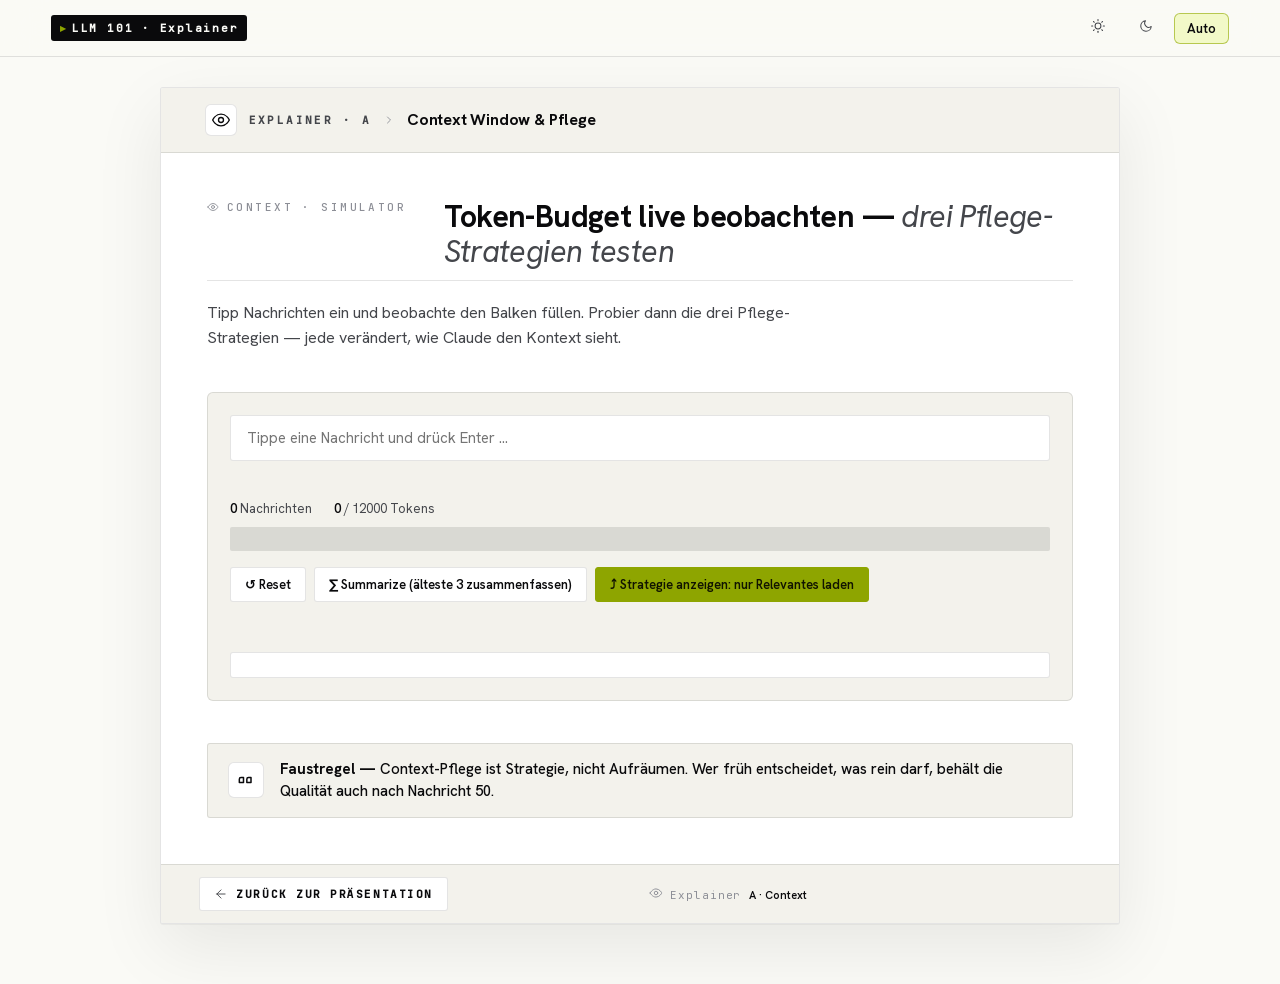
<file: explainer/a-context-window.html>
<!DOCTYPE html>
<html lang="de">
<head>
  <meta charset="UTF-8">
  <meta name="viewport" content="width=device-width, initial-scale=1.0">
  <meta http-equiv="Cache-Control" content="no-store, no-cache, must-revalidate">
  <meta http-equiv="Pragma" content="no-cache">
  <meta http-equiv="Expires" content="0">
  <title>Context Window & Pflege — Explainer A</title>
  <link rel="icon" href="../assets/icon.svg" type="image/svg+xml">
  <link rel="stylesheet" href="../tokens.css?v=2026-05-18-codex-v2l">
  <link rel="stylesheet" href="../app.css?v=2026-05-18-codex-v2l">
  <link rel="stylesheet" href="../presentation.css?v=2026-05-18-codex-v2l">
  <link rel="stylesheet" href="explainer.css?v=2026-05-18-codex-v2l">
</head>
<body data-layout="scroll">
  <header class="app-header">
    <div class="app-brand-id">
      <a href="../index.html" id="back-link-top" style="color:inherit;text-decoration:none;">LLM 101 · Explainer</a>
    </div>
    <div class="app-toggles" role="toolbar" aria-label="Darstellungsmodus">
      <button class="toggle" data-mode="theme" data-value="light" title="Hell" aria-label="Helles Theme" aria-pressed="false"></button>
      <button class="toggle" data-mode="theme" data-value="dark" title="Dunkel" aria-label="Dunkles Theme" aria-pressed="false"></button>
      <button class="toggle" data-mode="theme" data-value="auto" title="OS-Präferenz" aria-pressed="false">Auto</button>
    </div>
  </header>

  <main class="explainer-main">
    <section class="slide codex explainer-frame" data-explainer="a" data-chapter="context">
      <div class="slide-head">
        <div class="slide-crumb">
          <span class="slide-crumb-icon"><svg class="ic lg"><use href="#i-eye"/></svg></span>
          <span class="slide-crumb-chap">Explainer · A</span>
          <span class="slide-crumb-sep"><svg class="ic sm"><use href="#i-chevron-right"/></svg></span>
          <span class="slide-crumb-topic">Context Window &amp; Pflege</span>
        </div>
        <span class="slide-stand">
          <svg class="ic sm"><use href="#i-bookmark"/></svg>
          Stand 16.05.26
        </span>
      </div>

      <div class="slide-body">
        <div class="title-row">
          <span class="kicker"><svg class="ic sm"><use href="#i-eye"/></svg> Context · Simulator</span>
          <h2 class="lede">Token-Budget live beobachten — <em>drei Pflege-Strategien testen</em></h2>
        </div>

        <p class="explainer-lead">Tipp Nachrichten ein und beobachte den Balken füllen. Probier dann die drei Pflege-Strategien — jede verändert, wie Claude den Kontext sieht.</p>

        <section class="sim-section">
          <input class="sim-input" id="sim-input" placeholder="Tippe eine Nachricht und drück Enter ...">
          <div class="sim-draft-info" id="draft-tokens" aria-live="polite"></div>
          <div class="sim-stats">
            <span><strong id="msg-count">0</strong> Nachrichten</span>
            <span><strong id="token-used">0</strong> / <span id="token-max">12000</span> Tokens</span>
            <span id="dropped-info"></span>
          </div>
          <div class="sim-bar" id="sim-bar" aria-label="Token-Budget"></div>

          <div class="sim-buttons">
            <button class="btn" id="btn-reset">↺ Reset</button>
            <button class="btn" id="btn-summarize">∑ Summarize (älteste 3 zusammenfassen)</button>
            <button class="btn btn-primary" id="btn-progressive">⤴ Strategie anzeigen: nur Relevantes laden</button>
          </div>
          <div class="sim-feedback" id="sim-feedback" aria-live="polite"></div>

          <div class="sim-msglist" id="sim-msglist"></div>
        </section>

        <section class="progressive-section" id="progressive-section" hidden>
          <h3>Progressive Disclosure — ein Pfad zum Wissen</h3>
          <p class="explainer-lead">Anstatt alles auf einmal zu laden, wählt Claude den effizientesten Pfad durch die verfügbaren Inhalte. Nur das, was die aktuelle Frage braucht, kommt ins Context Window.</p>

          <div class="path-viz">
            <div class="path-source">
              <div class="path-source-label">Verfügbares Wissen</div>
              <div class="path-blocks">
                <div class="path-block">Skill: humanizer</div>
                <div class="path-block">Skill: rechtsakt-analyse</div>
                <div class="path-block path-block-active">Projektdatei: hausstil.md</div>
                <div class="path-block">PDF: Bericht 2024</div>
                <div class="path-block">PDF: Bericht 2023</div>
                <div class="path-block path-block-active">Letzte 5 Chat-Nachrichten</div>
                <div class="path-block">Custom Instructions</div>
                <div class="path-block">Memory: alte Notizen</div>
              </div>
            </div>

            <svg class="path-arrow" viewBox="0 0 100 100" aria-hidden="true">
              <path d="M 10 50 Q 50 30, 90 50" fill="none" stroke="var(--accent)" stroke-width="2.5" stroke-linecap="round" stroke-dasharray="6 4"/>
              <path d="M 80 42 L 90 50 L 80 58" fill="none" stroke="var(--accent)" stroke-width="2.5" stroke-linecap="round" stroke-linejoin="round"/>
            </svg>

            <div class="path-target">
              <div class="path-target-label">Context Window (geladen)</div>
              <div class="path-blocks">
                <div class="path-block path-block-loaded">Projektdatei: hausstil.md</div>
                <div class="path-block path-block-loaded">Letzte 5 Chat-Nachrichten</div>
              </div>
              <div class="path-saving">
                <strong>~70% weniger Tokens</strong> als „alles auf einmal".
              </div>
            </div>
          </div>

          <p class="path-note">
            <strong>Der Trick:</strong> Claude nutzt die <code>description</code> aus Skill-YAML-Frontmatter und Datei-Namen als Wegweiser — wie ein Index in einem Buch. Es muss nicht jedes Kapitel lesen, um zu wissen, welches Kapitel die Antwort enthält.
          </p>
        </section>

        <aside class="callout">
          <span class="callout-icon"><svg class="ic lg"><use href="#i-quote"/></svg></span>
          <p><b>Faustregel — </b>Context-Pflege ist Strategie, nicht Aufräumen. Wer früh entscheidet, was rein darf, behält die Qualität auch nach Nachricht 50.</p>
        </aside>
      </div>

      <div class="slide-foot">
        <a class="slide-nav prev" href="../index.html" id="back-link-bottom">
          <svg class="ic"><use href="#i-arrow-left"/></svg> zurück zur Präsentation
        </a>
        <div class="slide-progress">
          <span class="slide-folio"><svg class="ic"><use href="#i-eye"/></svg> Explainer <b>A · Context</b></span>
        </div>
        <span class="slide-nav" aria-hidden="true" style="visibility:hidden">platz</span>
      </div>
    </section>
  </main>

  <script type="module">
    import { initSprite } from '../lib/icons-sprite.js?v=2026-05-18-codex-v2l';
    import { ModeManager } from '../lib/mode.js?v=2026-05-18-codex-v2l';
    import { Storage } from '../lib/storage.js?v=2026-05-18-codex-v2l';
    import { icon } from '../lib/icons.js?v=2026-05-18-codex-v2l';

    await initSprite();

    const storage = new Storage('llm-101-codex-v2-preview');
    const mode = new ModeManager(storage);

    // Backlink an Quell-Folie anpassen
    const backParam = new URLSearchParams(window.location.search).get('back');
    if (backParam) {
      const targetHref = `../index.html#${backParam}`;
      const topLink = document.getElementById('back-link-top');
      const bottomLink = document.getElementById('back-link-bottom');
      if (topLink) topLink.href = targetHref;
      if (bottomLink) bottomLink.href = targetHref;
      const topic = document.querySelector('.slide-crumb-topic');
      if (topic) topic.innerHTML += ` <span class="explainer-back-hint">· zurück zu <b>${backParam}</b></span>`;
    }

    document.querySelector('[data-mode="theme"][data-value="light"]').innerHTML = icon('sun');
    document.querySelector('[data-mode="theme"][data-value="dark"]').innerHTML = icon('moon');

    document.querySelectorAll('.toggle').forEach(btn => {
      btn.addEventListener('click', () => {
        mode.set('theme', btn.dataset.value);
        refreshToggles();
      });
    });
    function refreshToggles() {
      document.querySelectorAll('.toggle').forEach(btn => {
        const _p = btn.dataset.value === mode.get('theme'); btn.classList.toggle('active', _p); btn.setAttribute('aria-pressed', _p ? 'true' : 'false');
      });
    }
    refreshToggles();

    // === SIMULATOR LOGIC ===
    const MAX_TOKENS = 12000;
    let messages = [];

    const input = document.getElementById('sim-input');
    const bar = document.getElementById('sim-bar');
    const msgList = document.getElementById('sim-msglist');
    const draftInfo = document.getElementById('draft-tokens');

    // Grobe Schätzung: 1 Token ≈ 4 Zeichen (englisch/deutsch durchschnittlich)
    function estimateTokens(text) {
      return Math.max(0, Math.ceil(text.trim().length / 4));
    }

    // Live-Token-Counter beim Tippen
    input.addEventListener('input', () => {
      const draft = estimateTokens(input.value);
      draftInfo.textContent = draft > 0 ? `+ ${draft} Tokens für aktuellen Entwurf` : '';
      renderWithDraft(draft);
    });

    input.addEventListener('keydown', (e) => {
      if (e.key === 'Enter' && input.value.trim()) {
        const realTokens = Math.max(50, estimateTokens(input.value));
        messages.push({ text: input.value.trim(), tokens: realTokens });
        input.value = '';
        draftInfo.textContent = '';
        render();
      }
    });

    document.getElementById('btn-reset').addEventListener('click', () => {
      messages = [];
      document.getElementById('progressive-section').hidden = true;
      input.value = '';
      draftInfo.textContent = '';
      render();
    });

	    document.getElementById('btn-summarize').addEventListener('click', () => {
	      const active = messages.filter(m => !m.archived && !m.dropped);
	      if (active.length < 4) {
	        document.getElementById('sim-feedback').textContent = 'Für Summarize braucht es mindestens 4 aktive Nachrichten. Füge noch ein paar kurze Nachrichten hinzu.';
	        return;
	      }
	      const oldThree = active.slice(0, 3);
	      const oldTokens = oldThree.reduce((s, m) => s + m.tokens, 0);
	      // Remove the oldest 3, replace with a summary (smaller token count)
	      messages = messages.filter(m => !oldThree.includes(m));
	      messages.unshift({ text: `[Zusammenfassung der ersten ${oldThree.length} Nachrichten]`, tokens: Math.max(80, Math.floor(oldTokens * 0.4)), summary: true });
	      document.getElementById('sim-feedback').textContent = `Summarize hat ${oldThree.length} ältere Nachrichten zu einer kompakten Zusammenfassung verdichtet.`;
	      render();
	    });

	    document.getElementById('btn-progressive').addEventListener('click', () => {
	      messages = messages.map((m, i, arr) => ({ ...m, archived: i < arr.length - 5 }));
	      document.getElementById('progressive-section').hidden = false;
	      document.getElementById('sim-feedback').textContent = 'Progressive Disclosure zeigt unten eine alternative Input-Strategie: Relevantes wird gezielt geladen, nicht der aktuelle Prompt umformatiert.';
	      render();
	    });

    function enforceLimit() {
      let total = 0;
      // Walk newest → oldest, drop excess
      for (let i = messages.length - 1; i >= 0; i--) {
        if (messages[i].archived || messages[i].dropped) continue;
        total += messages[i].tokens;
        if (total > MAX_TOKENS) messages[i].dropped = true;
      }
    }

    function renderWithDraft(draftTokens = 0) {
      enforceLimit();
      const active = messages.filter(m => !m.dropped && !m.archived);
      const used = active.reduce((s, m) => s + m.tokens, 0);
      document.getElementById('msg-count').textContent = active.length;
      document.getElementById('token-used').textContent = used + (draftTokens || 0);

      const droppedCount = messages.filter(m => m.dropped).length;
      const archivedCount = messages.filter(m => m.archived).length;
      const infoParts = [];
      if (droppedCount) infoParts.push(`${droppedCount} verloren`);
      if (archivedCount) infoParts.push(`${archivedCount} archiviert`);
      document.getElementById('dropped-info').textContent = infoParts.join(' · ');

      // Bar mit optionalem Draft-Segment am Ende
      bar.innerHTML = '';
      messages.forEach(m => {
        const seg = document.createElement('div');
        seg.className = 'sim-segment';
        if (m.dropped) seg.classList.add('seg-dropped');
        else if (m.archived) seg.classList.add('seg-archived');
        else if (m.summary) seg.classList.add('seg-summary');
        seg.style.flex = `0 0 ${(m.tokens / MAX_TOKENS) * 100}%`;
        bar.appendChild(seg);
      });
      if (draftTokens > 0) {
        const draftSeg = document.createElement('div');
        draftSeg.className = 'sim-segment seg-draft';
        draftSeg.style.flex = `0 0 ${(draftTokens / MAX_TOKENS) * 100}%`;
        bar.appendChild(draftSeg);
      }

      // List
      msgList.innerHTML = '';
      messages.forEach((m, i) => {
        const cls = ['sim-msg'];
        if (m.dropped) cls.push('msg-dropped');
        if (m.archived) cls.push('msg-archived');
        if (m.summary) cls.push('msg-summary');
        const li = document.createElement('div');
        li.className = cls.join(' ');
        li.textContent = `${i + 1}. ${m.text}`;
        msgList.appendChild(li);
      });
    }

    function render() { renderWithDraft(0); }

    render();
  </script>
</body>
</html>
</file>
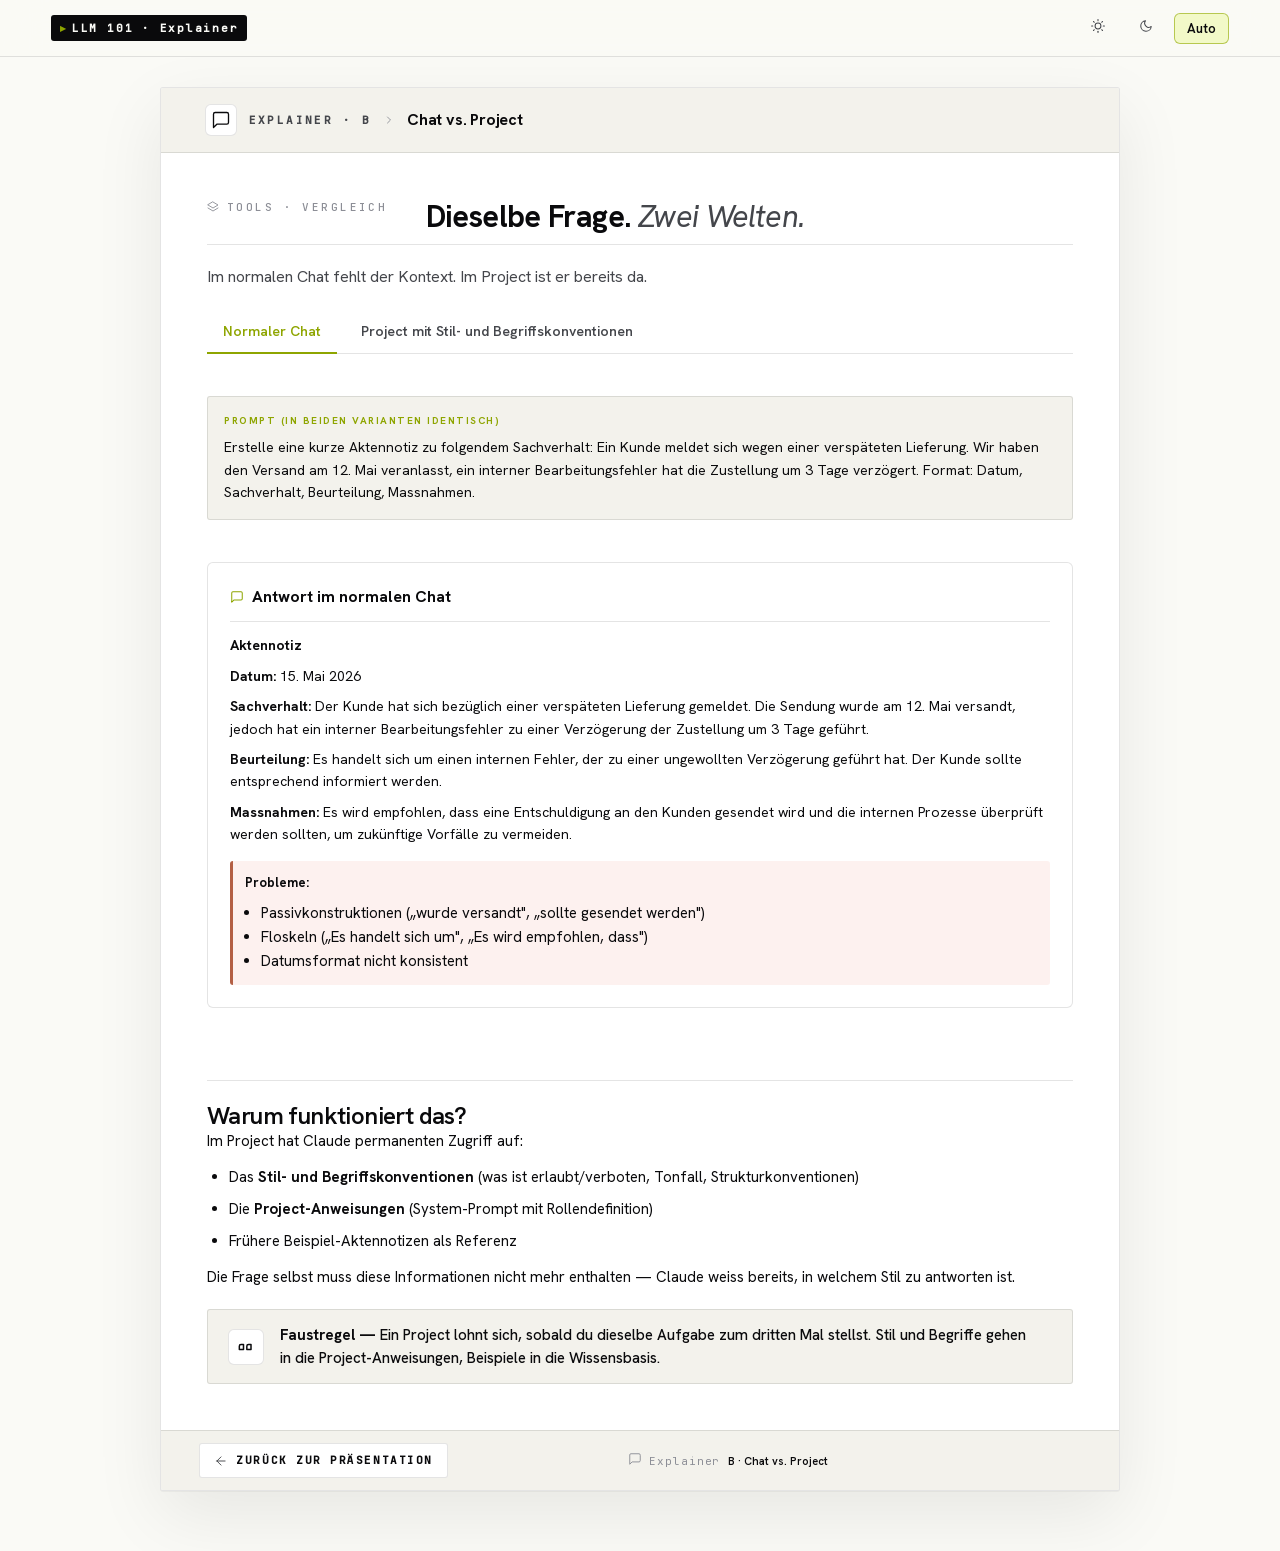
<file: explainer/b-chat-vs-project.html>
<!DOCTYPE html>
<html lang="de">
<head>
  <meta charset="UTF-8">
  <meta name="viewport" content="width=device-width, initial-scale=1.0">
  <meta http-equiv="Cache-Control" content="no-store">
  <title>Chat vs. Project — Explainer B</title>
  <link rel="icon" href="../assets/icon.svg" type="image/svg+xml">
  <link rel="stylesheet" href="../tokens.css?v=2026-05-18-codex-v2l">
  <link rel="stylesheet" href="../app.css?v=2026-05-18-codex-v2l">
  <link rel="stylesheet" href="../presentation.css?v=2026-05-18-codex-v2l">
  <link rel="stylesheet" href="explainer.css?v=2026-05-18-codex-v2l">
</head>
<body data-layout="scroll">
  <header class="app-header">
    <div class="app-brand-id">
      <a href="../index.html" id="back-link-top" style="color:inherit;text-decoration:none;">LLM 101 · Explainer</a>
    </div>
    <div class="app-toggles" role="toolbar" aria-label="Darstellungsmodus">
      <button class="toggle" data-mode="theme" data-value="light" title="Hell" aria-label="Helles Theme" aria-pressed="false"></button>
      <button class="toggle" data-mode="theme" data-value="dark" title="Dunkel" aria-label="Dunkles Theme" aria-pressed="false"></button>
      <button class="toggle" data-mode="theme" data-value="auto" title="OS-Präferenz" aria-pressed="false">Auto</button>
    </div>
  </header>

  <main class="explainer-main">
    <section class="slide codex explainer-frame" data-explainer="b" data-chapter="claude">
      <div class="slide-head">
        <div class="slide-crumb">
          <span class="slide-crumb-icon"><svg class="ic lg"><use href="#i-message-square"/></svg></span>
          <span class="slide-crumb-chap">Explainer · B</span>
          <span class="slide-crumb-sep"><svg class="ic sm"><use href="#i-chevron-right"/></svg></span>
          <span class="slide-crumb-topic">Chat vs. Project</span>
        </div>
        <span class="slide-stand">
          <svg class="ic sm"><use href="#i-bookmark"/></svg>
          Stand 16.05.26
        </span>
      </div>

      <div class="slide-body">
        <div class="title-row">
          <span class="kicker"><svg class="ic sm"><use href="#i-layers"/></svg> Tools · Vergleich</span>
          <h2 class="lede">Dieselbe Frage. <em>Zwei Welten.</em></h2>
        </div>

        <p class="explainer-lead">Im normalen Chat fehlt der Kontext. Im Project ist er bereits da.</p>

        <div class="cvp-toggle">
          <button class="cvp-tab active" data-cvp="chat" type="button">Normaler Chat</button>
          <button class="cvp-tab" data-cvp="project" type="button">Project mit Stil- und Begriffskonventionen</button>
        </div>

        <div class="cvp-prompt">
          <div class="code-label">Prompt (in beiden Varianten identisch)</div>
          <div class="cvp-prompt-text">Erstelle eine kurze Aktennotiz zu folgendem Sachverhalt: Ein Kunde meldet sich wegen einer verspäteten Lieferung. Wir haben den Versand am 12. Mai veranlasst, ein interner Bearbeitungsfehler hat die Zustellung um 3 Tage verzögert. Format: Datum, Sachverhalt, Beurteilung, Massnahmen.</div>
        </div>

        <div class="cvp-answer" data-cvp-panel="chat">
          <div class="cvp-answer-header">
            <span class="icon" data-icon="message-square"></span>
            <strong>Antwort im normalen Chat</strong>
          </div>
          <div class="cvp-answer-body">
            <p><strong>Aktennotiz</strong></p>
            <p><strong>Datum:</strong> 15. Mai 2026</p>
            <p><strong>Sachverhalt:</strong> Der Kunde hat sich bezüglich einer verspäteten Lieferung gemeldet. Die Sendung wurde am 12. Mai versandt, jedoch hat ein interner Bearbeitungsfehler zu einer Verzögerung der Zustellung um 3 Tage geführt.</p>
            <p><strong>Beurteilung:</strong> Es handelt sich um einen internen Fehler, der zu einer ungewollten Verzögerung geführt hat. Der Kunde sollte entsprechend informiert werden.</p>
            <p><strong>Massnahmen:</strong> Es wird empfohlen, dass eine Entschuldigung an den Kunden gesendet wird und die internen Prozesse überprüft werden sollten, um zukünftige Vorfälle zu vermeiden.</p>
          </div>
          <div class="cvp-issues">
            <strong>Probleme:</strong>
            <ul>
              <li>Passivkonstruktionen („wurde versandt", „sollte gesendet werden")</li>
              <li>Floskeln („Es handelt sich um", „Es wird empfohlen, dass")</li>
              <li>Datumsformat nicht konsistent</li>
            </ul>
          </div>
        </div>

        <div class="cvp-answer" data-cvp-panel="project" hidden>
          <div class="cvp-answer-header">
            <span class="icon" data-icon="package"></span>
            <strong>Antwort im Project (mit Stil- und Begriffskonventionen)</strong>
          </div>
          <div class="cvp-answer-body">
            <p><strong>Aktennotiz</strong></p>
            <p><strong>Datum:</strong> 15. Mai 2026</p>
            <p><strong>Sachverhalt:</strong> Der Kunde meldet eine verspätete Lieferung. Versand am 12. Mai veranlasst. Interner Bearbeitungsfehler verzögerte die Zustellung um 3 Tage.</p>
            <p><strong>Beurteilung:</strong> Interner Fehler. Verzögerung gegenüber Kunden unangenehm, aber nicht schadensrelevant.</p>
            <p><strong>Massnahmen:</strong> 1. Entschuldigung an Kunden senden (bis morgen). 2. Bearbeitungsprozess intern reviewen, Fehlerursache identifizieren. 3. Korrektur-Massnahme dokumentieren.</p>
          </div>
          <div class="cvp-good">
            <strong>Im Hausstil:</strong>
            <ul>
              <li>Aktive Sprache, direkt formuliert</li>
              <li>Keine Floskeln</li>
              <li>Massnahmen als nummerierte Liste mit Fristen</li>
            </ul>
          </div>
        </div>

        <div class="cvp-explanation">
          <h3>Warum funktioniert das?</h3>
          <p>Im Project hat Claude permanenten Zugriff auf:</p>
          <ul>
            <li>Das <strong>Stil- und Begriffskonventionen</strong> (was ist erlaubt/verboten, Tonfall, Strukturkonventionen)</li>
            <li>Die <strong>Project-Anweisungen</strong> (System-Prompt mit Rollendefinition)</li>
            <li>Frühere Beispiel-Aktennotizen als Referenz</li>
          </ul>
          <p>Die Frage selbst muss diese Informationen nicht mehr enthalten — Claude weiss bereits, in welchem Stil zu antworten ist.</p>
        </div>

        <aside class="callout">
          <span class="callout-icon"><svg class="ic lg"><use href="#i-quote"/></svg></span>
          <p><b>Faustregel — </b>Ein Project lohnt sich, sobald du dieselbe Aufgabe zum dritten Mal stellst. Stil und Begriffe gehen in die Project-Anweisungen, Beispiele in die Wissensbasis.</p>
        </aside>
      </div>

      <div class="slide-foot">
        <a class="slide-nav prev" href="../index.html" id="back-link-bottom">
          <svg class="ic"><use href="#i-arrow-left"/></svg> zurück zur Präsentation
        </a>
        <div class="slide-progress">
          <span class="slide-folio"><svg class="ic"><use href="#i-message-square"/></svg> Explainer <b>B · Chat vs. Project</b></span>
        </div>
        <span class="slide-nav" aria-hidden="true" style="visibility:hidden">platz</span>
      </div>
    </section>
  </main>

  <script type="module">
    import { initSprite } from '../lib/icons-sprite.js?v=2026-05-18-codex-v2l';
    import { ModeManager } from '../lib/mode.js?v=2026-05-18-codex-v2l';
    import { Storage } from '../lib/storage.js?v=2026-05-18-codex-v2l';
    import { icon } from '../lib/icons.js?v=2026-05-18-codex-v2l';

    await initSprite();

    const storage = new Storage('llm-101-codex-v2-preview');
    const mode = new ModeManager(storage);

    // Backlink an Quell-Folie anpassen
    const backParam = new URLSearchParams(window.location.search).get('back');
    if (backParam) {
      const targetHref = `../index.html#${backParam}`;
      const topLink = document.getElementById('back-link-top');
      const bottomLink = document.getElementById('back-link-bottom');
      if (topLink) topLink.href = targetHref;
      if (bottomLink) bottomLink.href = targetHref;
      const topic = document.querySelector('.slide-crumb-topic');
      if (topic) topic.innerHTML += ` <span class="explainer-back-hint">· zurück zu <b>${backParam}</b></span>`;
    }

    document.querySelector('[data-mode="theme"][data-value="light"]').innerHTML = icon('sun');
    document.querySelector('[data-mode="theme"][data-value="dark"]').innerHTML = icon('moon');
    document.querySelectorAll('.toggle').forEach(btn => btn.addEventListener('click', () => {
      mode.set('theme', btn.dataset.value);
      document.querySelectorAll('.toggle').forEach(b => { const _p = b.dataset.value === mode.get('theme'); b.classList.toggle('active', _p); b.setAttribute('aria-pressed', _p ? 'true' : 'false'); });
    }));
    document.querySelectorAll('.toggle').forEach(b => { const _p = b.dataset.value === mode.get('theme'); b.classList.toggle('active', _p); b.setAttribute('aria-pressed', _p ? 'true' : 'false'); });

    // Inline icons (Legacy-API für vorhandene [data-icon])
    document.querySelectorAll('[data-icon]').forEach(el => el.innerHTML = icon(el.dataset.icon));

    // CVP toggle
    document.querySelectorAll('.cvp-tab').forEach(btn => {
      btn.addEventListener('click', () => {
        const target = btn.dataset.cvp;
        document.querySelectorAll('.cvp-tab').forEach(b => b.classList.toggle('active', b === btn));
        document.querySelectorAll('[data-cvp-panel]').forEach(p => p.hidden = p.dataset.cvpPanel !== target);
      });
    });
  </script>
</body>
</html>
</file>
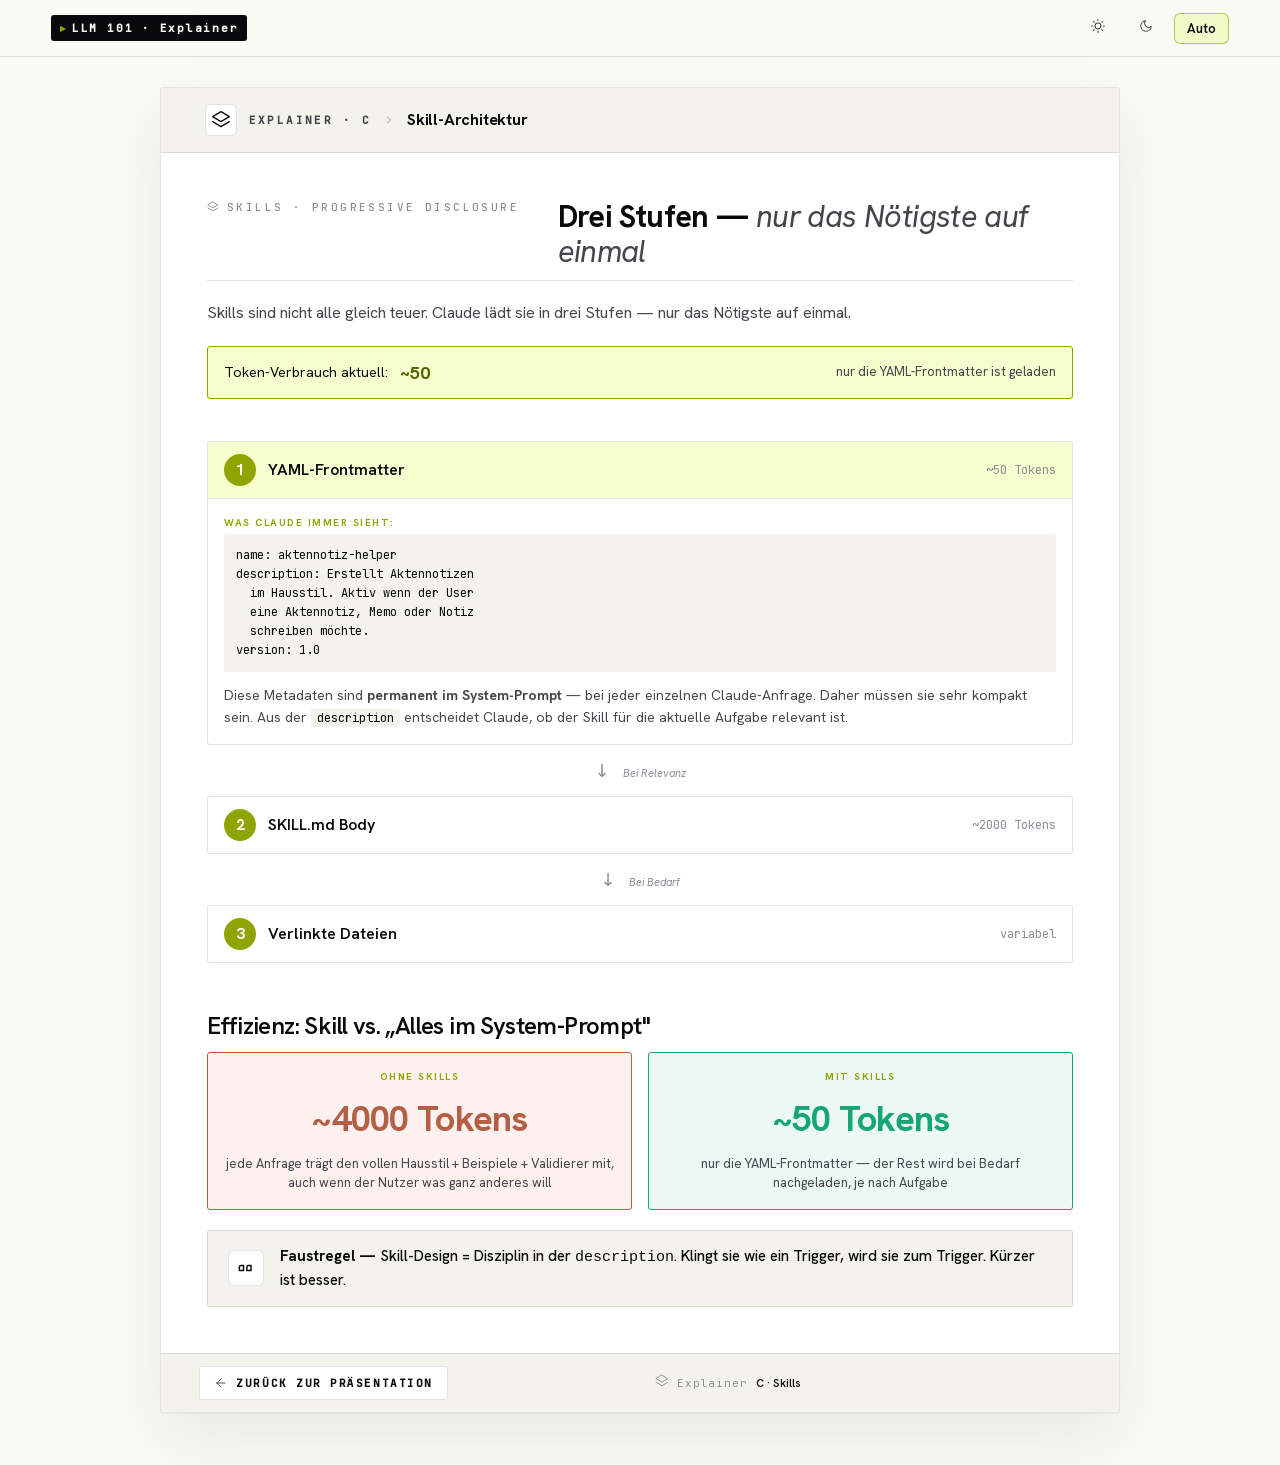
<file: explainer/c-skills-architektur.html>
<!DOCTYPE html>
<html lang="de">
<head>
  <meta charset="UTF-8">
  <meta name="viewport" content="width=device-width, initial-scale=1.0">
  <meta http-equiv="Cache-Control" content="no-store">
  <title>Skills — Progressive Disclosure — Explainer C</title>
  <link rel="icon" href="../assets/icon.svg" type="image/svg+xml">
  <link rel="stylesheet" href="../tokens.css?v=2026-05-18-codex-v2l">
  <link rel="stylesheet" href="../app.css?v=2026-05-18-codex-v2l">
  <link rel="stylesheet" href="../presentation.css?v=2026-05-18-codex-v2l">
  <link rel="stylesheet" href="explainer.css?v=2026-05-18-codex-v2l">
</head>
<body data-layout="scroll">
  <header class="app-header">
    <div class="app-brand-id">
      <a href="../index.html" id="back-link-top" style="color:inherit;text-decoration:none;">LLM 101 · Explainer</a>
    </div>
    <div class="app-toggles" role="toolbar" aria-label="Darstellungsmodus">
      <button class="toggle" data-mode="theme" data-value="light" title="Hell" aria-label="Helles Theme" aria-pressed="false"></button>
      <button class="toggle" data-mode="theme" data-value="dark" title="Dunkel" aria-label="Dunkles Theme" aria-pressed="false"></button>
      <button class="toggle" data-mode="theme" data-value="auto" title="OS-Präferenz" aria-pressed="false">Auto</button>
    </div>
  </header>

  <main class="explainer-main">
    <section class="slide codex explainer-frame" data-explainer="c" data-chapter="skills">
      <div class="slide-head">
        <div class="slide-crumb">
          <span class="slide-crumb-icon"><svg class="ic lg"><use href="#i-layers"/></svg></span>
          <span class="slide-crumb-chap">Explainer · C</span>
          <span class="slide-crumb-sep"><svg class="ic sm"><use href="#i-chevron-right"/></svg></span>
          <span class="slide-crumb-topic">Skill-Architektur</span>
        </div>
        <span class="slide-stand">
          <svg class="ic sm"><use href="#i-bookmark"/></svg>
          Stand 16.05.26
        </span>
      </div>

      <div class="slide-body">
        <div class="title-row">
          <span class="kicker"><svg class="ic sm"><use href="#i-layers"/></svg> Skills · Progressive Disclosure</span>
          <h2 class="lede">Drei Stufen — <em>nur das Nötigste auf einmal</em></h2>
        </div>

        <p class="explainer-lead">Skills sind nicht alle gleich teuer. Claude lädt sie in drei Stufen — nur das Nötigste auf einmal.</p>

        <div class="pd-token-summary">
          <span>Token-Verbrauch aktuell:</span>
          <strong id="pd-token-count">~50</strong>
          <span class="pd-token-detail" id="pd-token-detail">nur die YAML-Frontmatter ist geladen</span>
        </div>

        <div class="pd-stack">
          <div class="pd-layer pd-layer-1 active" data-layer="1">
            <div class="pd-layer-header">
              <div class="pd-layer-num">1</div>
              <div class="pd-layer-title">YAML-Frontmatter</div>
              <div class="pd-layer-tokens">~50 Tokens</div>
            </div>
            <div class="pd-layer-content">
              <div class="code-label">Was Claude immer sieht:</div>
              <pre><code>name: aktennotiz-helper
description: Erstellt Aktennotizen
  im Hausstil. Aktiv wenn der User
  eine Aktennotiz, Memo oder Notiz
  schreiben möchte.
version: 1.0</code></pre>
              <p class="pd-explainer">Diese Metadaten sind <strong>permanent im System-Prompt</strong> — bei jeder einzelnen Claude-Anfrage. Daher müssen sie sehr kompakt sein. Aus der <code>description</code> entscheidet Claude, ob der Skill für die aktuelle Aufgabe relevant ist.</p>
            </div>
          </div>

          <div class="pd-arrow">↓ <em>Bei Relevanz</em></div>

          <div class="pd-layer pd-layer-2" data-layer="2">
            <div class="pd-layer-header">
              <div class="pd-layer-num">2</div>
              <div class="pd-layer-title">SKILL.md Body</div>
              <div class="pd-layer-tokens">~2000 Tokens</div>
            </div>
            <div class="pd-layer-content">
              <div class="code-label">Wird geladen, wenn description matched:</div>
              <pre><code># Aktennotiz-Helper

## Wann verwenden
- Wenn Nutzer „Aktennotiz", „Memo" oder „Notiz" erwähnt
- Wenn ein Sachverhalt strukturiert dokumentiert werden soll

## Output-Format
1. Datum (TT. Monat JJJJ)
2. Sachverhalt (1–2 Sätze, sachlich)
3. Beurteilung (2–3 Sätze)
4. Massnahmen (nummerierte Liste mit Fristen)

## Tonfall-Regeln
- Aktiv statt passiv
- Keine Floskeln
- ...</code></pre>
              <p class="pd-explainer">Der Body enthält <strong>konkrete Anweisungen, Beispiele, Format-Regeln</strong>. Wird nur geladen, wenn Claude den Skill aktiviert.</p>
            </div>
          </div>

          <div class="pd-arrow">↓ <em>Bei Bedarf</em></div>

          <div class="pd-layer pd-layer-3" data-layer="3">
            <div class="pd-layer-header">
              <div class="pd-layer-num">3</div>
              <div class="pd-layer-title">Verlinkte Dateien</div>
              <div class="pd-layer-tokens">variabel</div>
            </div>
            <div class="pd-layer-content">
              <div class="code-label">Werden nachgeladen wenn die SKILL.md sie referenziert:</div>
              <div class="pd-files">
                <div class="pd-file"><span class="icon" data-icon="file-text"></span>refs/hausstil-glossar.md (~800 Tokens)</div>
                <div class="pd-file"><span class="icon" data-icon="file-text"></span>refs/beispiele.md (~1200 Tokens)</div>
                <div class="pd-file"><span class="icon" data-icon="code"></span>scripts/format-validator.py (~500 Tokens)</div>
              </div>
              <p class="pd-explainer">Diese Dateien werden <strong>erst gelesen, wenn die SKILL.md sie aktiv referenziert</strong> (z.B. „siehe refs/hausstil-glossar.md"). Sonst bleiben sie verfügbar, aber kosten keine Tokens.</p>
            </div>
          </div>
        </div>

        <div class="pd-comparison">
          <h3>Effizienz: Skill vs. „Alles im System-Prompt"</h3>
          <div class="pd-compare-grid">
            <div class="pd-compare-side pd-compare-bad">
              <div class="code-label">Ohne Skills</div>
              <div class="pd-compare-tokens">~4000 Tokens</div>
              <div class="pd-compare-detail">jede Anfrage trägt den vollen Hausstil + Beispiele + Validierer mit, auch wenn der Nutzer was ganz anderes will</div>
            </div>
            <div class="pd-compare-side pd-compare-good">
              <div class="code-label">Mit Skills</div>
              <div class="pd-compare-tokens">~50 Tokens</div>
              <div class="pd-compare-detail">nur die YAML-Frontmatter — der Rest wird bei Bedarf nachgeladen, je nach Aufgabe</div>
            </div>
          </div>
        </div>

        <aside class="callout">
          <span class="callout-icon"><svg class="ic lg"><use href="#i-quote"/></svg></span>
          <p><b>Faustregel — </b>Skill-Design = Disziplin in der <code>description</code>. Klingt sie wie ein Trigger, wird sie zum Trigger. Kürzer ist besser.</p>
        </aside>
      </div>

      <div class="slide-foot">
        <a class="slide-nav prev" href="../index.html" id="back-link-bottom">
          <svg class="ic"><use href="#i-arrow-left"/></svg> zurück zur Präsentation
        </a>
        <div class="slide-progress">
          <span class="slide-folio"><svg class="ic"><use href="#i-layers"/></svg> Explainer <b>C · Skills</b></span>
        </div>
        <span class="slide-nav" aria-hidden="true" style="visibility:hidden">platz</span>
      </div>
    </section>
  </main>

  <script type="module">
    import { initSprite } from '../lib/icons-sprite.js?v=2026-05-18-codex-v2l';
    import { ModeManager } from '../lib/mode.js?v=2026-05-18-codex-v2l';
    import { Storage } from '../lib/storage.js?v=2026-05-18-codex-v2l';
    import { icon } from '../lib/icons.js?v=2026-05-18-codex-v2l';

    await initSprite();

    const storage = new Storage('llm-101-codex-v2-preview');
    const mode = new ModeManager(storage);

    // Backlink an Quell-Folie anpassen
    const backParam = new URLSearchParams(window.location.search).get('back');
    if (backParam) {
      const targetHref = `../index.html#${backParam}`;
      const topLink = document.getElementById('back-link-top');
      const bottomLink = document.getElementById('back-link-bottom');
      if (topLink) topLink.href = targetHref;
      if (bottomLink) bottomLink.href = targetHref;
      const topic = document.querySelector('.slide-crumb-topic');
      if (topic) topic.innerHTML += ` <span class="explainer-back-hint">· zurück zu <b>${backParam}</b></span>`;
    }

    document.querySelector('[data-mode="theme"][data-value="light"]').innerHTML = icon('sun');
    document.querySelector('[data-mode="theme"][data-value="dark"]').innerHTML = icon('moon');
    document.querySelectorAll('.toggle').forEach(btn => btn.addEventListener('click', () => {
      mode.set('theme', btn.dataset.value);
      document.querySelectorAll('.toggle').forEach(b => { const _p = b.dataset.value === mode.get('theme'); b.classList.toggle('active', _p); b.setAttribute('aria-pressed', _p ? 'true' : 'false'); });
    }));
    document.querySelectorAll('.toggle').forEach(b => { const _p = b.dataset.value === mode.get('theme'); b.classList.toggle('active', _p); b.setAttribute('aria-pressed', _p ? 'true' : 'false'); });
    document.querySelectorAll('[data-icon]').forEach(el => el.innerHTML = icon(el.dataset.icon));

    // Layer click → expand + update token counter
    const layers = document.querySelectorAll('.pd-layer');
    const LAYER_TOKENS = { 1: 50, 2: 2000, 3: 2500 };

    layers.forEach(layer => {
      layer.querySelector('.pd-layer-header').addEventListener('click', () => {
        layer.classList.toggle('active');
        let total = 0;
        const details = [];
        layers.forEach(l => {
          if (l.classList.contains('active')) {
            const lvl = parseInt(l.dataset.layer);
            total += LAYER_TOKENS[lvl];
            details.push(`Ebene ${lvl}`);
          }
        });
        document.getElementById('pd-token-count').textContent = `~${total}`;
        document.getElementById('pd-token-detail').textContent = details.length === 0
          ? 'nichts geladen'
          : details.join(' + ') + (details.length === 1 ? ' ist geladen' : ' sind geladen');
      });
    });
  </script>
</body>
</html>
</file>
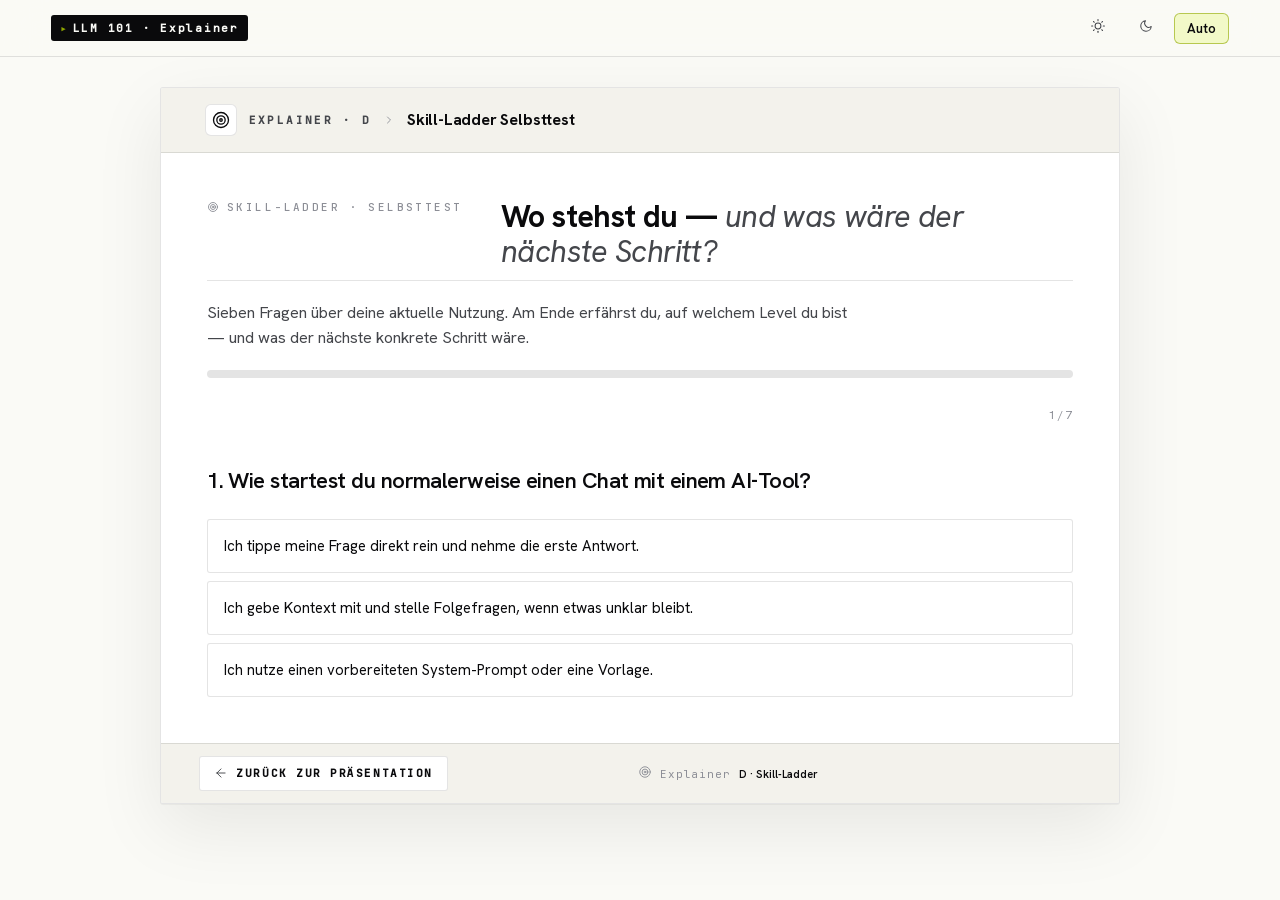
<file: explainer/d-skill-ladder.html>
<!DOCTYPE html>
<html lang="de">
<head>
  <meta charset="UTF-8">
  <meta name="viewport" content="width=device-width, initial-scale=1.0">
  <meta http-equiv="Cache-Control" content="no-store">
  <title>Skill-Ladder Selbsttest — Explainer D</title>
  <link rel="icon" href="../assets/icon.svg" type="image/svg+xml">
  <link rel="stylesheet" href="../tokens.css?v=2026-05-18-codex-v2l">
  <link rel="stylesheet" href="../app.css?v=2026-05-18-codex-v2l">
  <link rel="stylesheet" href="../presentation.css?v=2026-05-18-codex-v2l">
  <link rel="stylesheet" href="explainer.css?v=2026-05-18-codex-v2l">
</head>
<body data-layout="scroll">
  <header class="app-header">
    <div class="app-brand-id">
      <a href="../index.html" id="back-link-top" style="color:inherit;text-decoration:none;">LLM 101 · Explainer</a>
    </div>
    <div class="app-toggles" role="toolbar" aria-label="Darstellungsmodus">
      <button class="toggle" data-mode="theme" data-value="light" title="Hell" aria-label="Helles Theme" aria-pressed="false"></button>
      <button class="toggle" data-mode="theme" data-value="dark" title="Dunkel" aria-label="Dunkles Theme" aria-pressed="false"></button>
      <button class="toggle" data-mode="theme" data-value="auto" title="OS-Präferenz" aria-pressed="false">Auto</button>
    </div>
  </header>

  <main class="explainer-main">
    <section class="slide codex explainer-frame" data-explainer="d" data-chapter="skills">
      <div class="slide-head">
        <div class="slide-crumb">
          <span class="slide-crumb-icon"><svg class="ic lg"><use href="#i-target"/></svg></span>
          <span class="slide-crumb-chap">Explainer · D</span>
          <span class="slide-crumb-sep"><svg class="ic sm"><use href="#i-chevron-right"/></svg></span>
          <span class="slide-crumb-topic">Skill-Ladder Selbsttest</span>
        </div>
        <span class="slide-stand">
          <svg class="ic sm"><use href="#i-bookmark"/></svg>
          Stand 16.05.26
        </span>
      </div>

      <div class="slide-body">
        <div class="title-row">
          <span class="kicker"><svg class="ic sm"><use href="#i-target"/></svg> Skill-Ladder · Selbsttest</span>
          <h2 class="lede">Wo stehst du — <em>und was wäre der nächste Schritt?</em></h2>
        </div>

        <p class="explainer-lead">Sieben Fragen über deine aktuelle Nutzung. Am Ende erfährst du, auf welchem Level du bist — und was der nächste konkrete Schritt wäre.</p>

        <div class="quiz-progress">
          <div class="quiz-progress-fill" id="quiz-progress-fill" style="width: 0%;"></div>
        </div>
        <div class="quiz-progress-label"><span id="quiz-q-current">1</span> / <span id="quiz-q-total">7</span></div>

        <div class="ladder-quiz" id="ladder-quiz"></div>

        <div class="ladder-result" id="ladder-result" hidden></div>
      </div>

      <div class="slide-foot">
        <a class="slide-nav prev" href="../index.html" id="back-link-bottom">
          <svg class="ic"><use href="#i-arrow-left"/></svg> zurück zur Präsentation
        </a>
        <div class="slide-progress">
          <span class="slide-folio"><svg class="ic"><use href="#i-target"/></svg> Explainer <b>D · Skill-Ladder</b></span>
        </div>
        <span class="slide-nav" aria-hidden="true" style="visibility:hidden">platz</span>
      </div>
    </section>
  </main>

  <script type="module">
    import { initSprite } from '../lib/icons-sprite.js?v=2026-05-18-codex-v2l';
    import { ModeManager } from '../lib/mode.js?v=2026-05-18-codex-v2l';
    import { Storage } from '../lib/storage.js?v=2026-05-18-codex-v2l';
    import { icon } from '../lib/icons.js?v=2026-05-18-codex-v2l';

    await initSprite();

    const storage = new Storage('llm-101-codex-v2-preview');
    const mode = new ModeManager(storage);

    // Backlink an Quell-Folie anpassen
    const backParam = new URLSearchParams(window.location.search).get('back');
    if (backParam) {
      const targetHref = `../index.html#${backParam}`;
      const topLink = document.getElementById('back-link-top');
      const bottomLink = document.getElementById('back-link-bottom');
      if (topLink) topLink.href = targetHref;
      if (bottomLink) bottomLink.href = targetHref;
      const topic = document.querySelector('.slide-crumb-topic');
      if (topic) topic.innerHTML += ` <span class="explainer-back-hint">· zurück zu <b>${backParam}</b></span>`;
    }

    document.querySelector('[data-mode="theme"][data-value="light"]').innerHTML = icon('sun');
    document.querySelector('[data-mode="theme"][data-value="dark"]').innerHTML = icon('moon');
    document.querySelectorAll('.toggle').forEach(btn => btn.addEventListener('click', () => {
      mode.set('theme', btn.dataset.value);
      document.querySelectorAll('.toggle').forEach(b => { const _p = b.dataset.value === mode.get('theme'); b.classList.toggle('active', _p); b.setAttribute('aria-pressed', _p ? 'true' : 'false'); });
    }));
    document.querySelectorAll('.toggle').forEach(b => { const _p = b.dataset.value === mode.get('theme'); b.classList.toggle('active', _p); b.setAttribute('aria-pressed', _p ? 'true' : 'false'); });

    const FRAGEN = [
      {
        q: '1. Wie startest du normalerweise einen Chat mit einem AI-Tool?',
        a: [
          { text: 'Ich tippe meine Frage direkt rein und nehme die erste Antwort.', score: 0 },
          { text: 'Ich gebe Kontext mit und stelle Folgefragen, wenn etwas unklar bleibt.', score: 1 },
          { text: 'Ich nutze einen vorbereiteten System-Prompt oder eine Vorlage.', score: 2 }
        ]
      },
      {
        q: '2. Hast du schon eigene wiederverwendbare Prompts oder Templates?',
        a: [
          { text: 'Nein, ich schreibe jeden Prompt frei.', score: 0 },
          { text: 'Ich habe ein paar in einer Notizen-App.', score: 1 },
          { text: 'Ja, organisiert in einem System (z.B. Snippet-Manager, Project, Git-Repo).', score: 2 }
        ]
      },
      {
        q: '3. Wie nutzt du Datei-Uploads?',
        a: [
          { text: 'Selten oder nie.', score: 0 },
          { text: 'Gelegentlich für einzelne Dokumente.', score: 1 },
          { text: 'Regelmässig, mit klarer Struktur (z.B. als Projekt-Dateien für längeren Kontext).', score: 2 }
        ]
      },
      {
        q: '4. Hast du eigene Projects (Claude) / Custom GPTs / Gems angelegt?',
        a: [
          { text: 'Nein, ich nutze nur den normalen Chat.', score: 0 },
          { text: 'Ein oder zwei, eher experimentell.', score: 1 },
          { text: 'Ja, für mehrere wiederkehrende Aufgaben — mit Anweisungen und Wissensquellen.', score: 2 }
        ]
      },
      {
        q: '5. Hast du schon einen Skill, eine Custom Action oder einen MCP-Server konfiguriert?',
        a: [
          { text: 'Noch nie.', score: 0 },
          { text: 'Einmal probiert, aber nicht im Alltag.', score: 1 },
          { text: 'Ja, im Alltag eingesetzt.', score: 2 }
        ]
      },
      {
        q: '6. Wie misst du, ob deine AI-Workflows gut funktionieren?',
        a: [
          { text: 'Gar nicht — wenn die Antwort brauchbar wirkt, passt es.', score: 0 },
          { text: 'Subjektiv: ich merke, wenn etwas nicht stimmt, und passe an.', score: 1 },
          { text: 'Strukturiert: ich vergleiche Output gegen erwartete Qualität (z.B. Test-Inputs, Score-Kriterien).', score: 2 }
        ]
      },
      {
        q: '7. Hast du anderen schon beigebracht, wie sie AI-Tools effektiv nutzen?',
        a: [
          { text: 'Nein.', score: 0 },
          { text: 'Informell, in Einzelgesprächen.', score: 1 },
          { text: 'Ja, mit eigenen Templates / Schulungen / Frameworks für andere.', score: 2 }
        ]
      }
    ];

    const LEVELS = [
      { min: 0, max: 2, num: 1, name: 'Sucher (Prompter)', desc: 'Du nutzt AI als Suchmaschine. Erste Antwort wird genommen, wie sie kommt.', next: 'Probiere bewusst Follow-ups — frage Claude, etwas zu präzisieren oder eine alternative Sicht zu liefern. Iterieren ist der Schlüssel.' },
      { min: 3, max: 4, num: 2, name: 'Dialogpartner (Conversationalist)', desc: 'Du iterierst über Ergebnisse, gibst Feedback, lieferst Kontext mit.', next: 'Lerne System-Prompts und Projects. Sammle 3 wiederkehrende Aufgaben und baue für jede ein Project mit Custom Instructions.' },
      { min: 5, max: 6, num: 3, name: 'Routinier (Power User)', desc: 'Du setzt System-Prompts, Projects, Datei-Uploads, Code Execution gezielt ein.', next: 'Strukturiere komplexe Workflows in Phasen. Probiere Skills aus — der nächste Sprung ist von „Einzelprompt" zu „wiederverwendbarer Baustein".' },
      { min: 7, max: 8, num: 4, name: 'Gestalter (Workflow Designer)', desc: 'Du baust Workflows statt Einzelprompts. Skills und Custom Instructions sind deine Bausteine.', next: 'Baue eine Skill-Architektur. Bündle mehrere Skills für ein Aufgabengebiet, dokumentiere Trigger und Output-Erwartungen.' },
      { min: 9, max: 10, num: 5, name: 'Erbauer (System Builder)', desc: 'Du baust Projects mit Skill-Architektur und automatisierten Pipelines.', next: 'Probiere Claude Code, MCP-Server und Subagents für mehrstufige autonome Aufgaben. Delegation wird zur Führungsaufgabe.' },
      { min: 11, max: 12, num: 6, name: 'Dirigent (Agentic Operator)', desc: 'Du delegierst mehrstufige Aufgaben an Subagents und MCP-gestützte Pipelines.', next: 'Baue Team-Templates und Governance-Frameworks. Vermittle dein System anderen — Multiplier-Effekt.' },
      { min: 13, max: 14, num: 7, name: 'Architekt (Platform Architect)', desc: 'Du baust AI-Systeme für andere. Team-Templates, Governance, Schulungskonzepte.', next: 'Skaliere weiter. Schaffe Frameworks, die ohne dich weiterleben.' }
    ];

    let currentQ = 0;
    let scores = [];

    function renderQuestion() {
      const q = FRAGEN[currentQ];
      const container = document.getElementById('ladder-quiz');
      document.getElementById('quiz-q-current').textContent = currentQ + 1;
      document.getElementById('quiz-progress-fill').style.width = `${(currentQ / FRAGEN.length) * 100}%`;

      container.innerHTML = `
        <div class="ladder-quiz-q">
          <h3>${q.q}</h3>
          <div class="ladder-choices">
            ${q.a.map((opt, i) => `
              <button class="ladder-choice" data-score="${opt.score}" data-i="${i}" type="button">${opt.text}</button>
            `).join('')}
          </div>
        </div>
      `;

      container.querySelectorAll('.ladder-choice').forEach(btn => {
        btn.addEventListener('click', () => {
          scores.push(parseInt(btn.dataset.score));
          currentQ++;
          if (currentQ >= FRAGEN.length) {
            renderResult();
          } else {
            renderQuestion();
          }
        });
      });
    }

    function renderResult() {
      const total = scores.reduce((a, b) => a + b, 0);
      const level = LEVELS.find(l => total >= l.min && total <= l.max);
      document.getElementById('ladder-quiz').hidden = true;
      document.getElementById('quiz-progress-fill').style.width = '100%';

      const result = document.getElementById('ladder-result');
      result.hidden = false;
      result.innerHTML = `
        <div class="ladder-result-card">
          <div class="ladder-result-num">Level ${level.num}</div>
          <h2 class="ladder-result-name">${level.name}</h2>
          <p class="ladder-result-desc">${level.desc}</p>
          <div class="ladder-result-next">
            <strong>Nächster Schritt:</strong>
            <p>${level.next}</p>
          </div>
          <p class="ladder-result-score">Score: ${total} / 14 Punkte</p>
          <button class="btn" id="ladder-reset" type="button">Nochmal starten</button>
        </div>
      `;

      document.getElementById('ladder-reset').addEventListener('click', () => {
        currentQ = 0;
        scores = [];
        result.hidden = true;
        document.getElementById('ladder-quiz').hidden = false;
        renderQuestion();
      });
    }

    renderQuestion();
  </script>
</body>
</html>
</file>
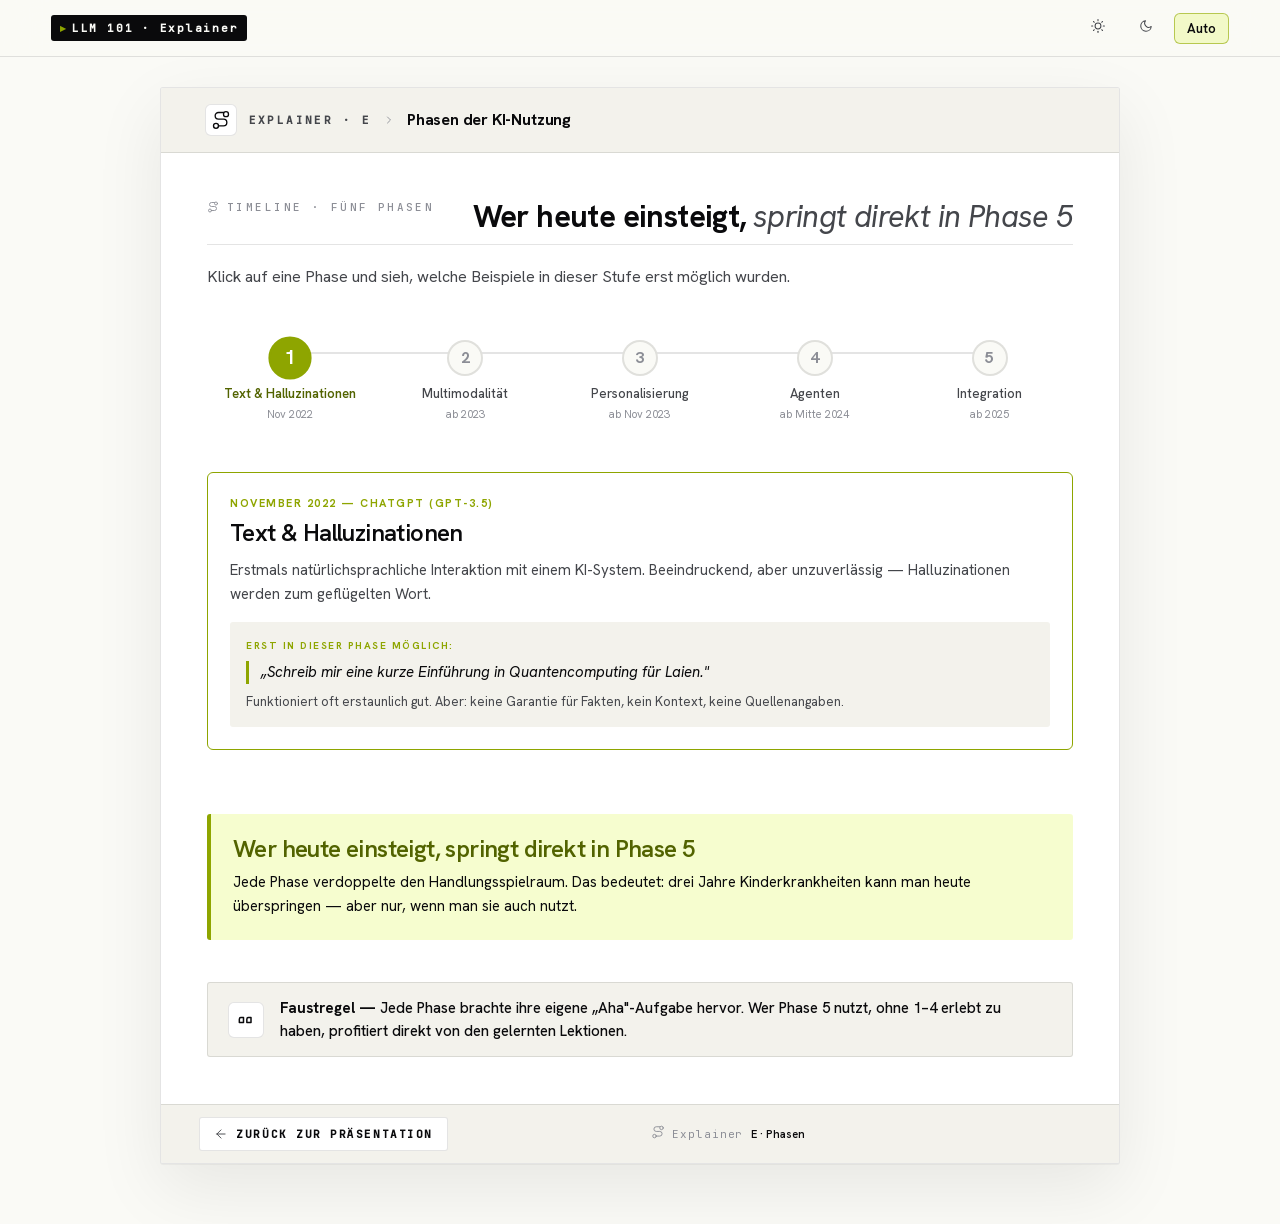
<file: explainer/e-phasen.html>
<!DOCTYPE html>
<html lang="de">
<head>
  <meta charset="UTF-8">
  <meta name="viewport" content="width=device-width, initial-scale=1.0">
  <meta http-equiv="Cache-Control" content="no-store">
  <title>Phasen der KI-Nutzung — Explainer E</title>
  <link rel="icon" href="../assets/icon.svg" type="image/svg+xml">
  <link rel="stylesheet" href="../tokens.css?v=2026-05-18-codex-v2l">
  <link rel="stylesheet" href="../app.css?v=2026-05-18-codex-v2l">
  <link rel="stylesheet" href="../presentation.css?v=2026-05-18-codex-v2l">
  <link rel="stylesheet" href="explainer.css?v=2026-05-18-codex-v2l">
</head>
<body data-layout="scroll">
  <header class="app-header">
    <div class="app-brand-id">
      <a href="../index.html" id="back-link-top" style="color:inherit;text-decoration:none;">LLM 101 · Explainer</a>
    </div>
    <div class="app-toggles" role="toolbar" aria-label="Darstellungsmodus">
      <button class="toggle" data-mode="theme" data-value="light" title="Hell" aria-label="Helles Theme" aria-pressed="false"></button>
      <button class="toggle" data-mode="theme" data-value="dark" title="Dunkel" aria-label="Dunkles Theme" aria-pressed="false"></button>
      <button class="toggle" data-mode="theme" data-value="auto" title="OS-Präferenz" aria-pressed="false">Auto</button>
    </div>
  </header>

  <main class="explainer-main">
    <section class="slide codex explainer-frame" data-explainer="e" data-chapter="next-level">
      <div class="slide-head">
        <div class="slide-crumb">
          <span class="slide-crumb-icon"><svg class="ic lg"><use href="#i-route"/></svg></span>
          <span class="slide-crumb-chap">Explainer · E</span>
          <span class="slide-crumb-sep"><svg class="ic sm"><use href="#i-chevron-right"/></svg></span>
          <span class="slide-crumb-topic">Phasen der KI-Nutzung</span>
        </div>
        <span class="slide-stand">
          <svg class="ic sm"><use href="#i-bookmark"/></svg>
          Stand 16.05.26
        </span>
      </div>

      <div class="slide-body">
        <div class="title-row">
          <span class="kicker"><svg class="ic sm"><use href="#i-route"/></svg> Timeline · Fünf Phasen</span>
          <h2 class="lede">Wer heute einsteigt, <em>springt direkt in Phase 5</em></h2>
        </div>

        <p class="explainer-lead">Klick auf eine Phase und sieh, welche Beispiele in dieser Stufe erst möglich wurden.</p>

        <div class="phase-timeline">
          <div class="phase-line"></div>
          <div class="phase-marker active" data-phase="1">
            <div class="phase-dot">1</div>
            <div class="phase-label">Text &amp; Halluzinationen</div>
            <div class="phase-date">Nov 2022</div>
          </div>
          <div class="phase-marker" data-phase="2">
            <div class="phase-dot">2</div>
            <div class="phase-label">Multimodalität</div>
            <div class="phase-date">ab 2023</div>
          </div>
          <div class="phase-marker" data-phase="3">
            <div class="phase-dot">3</div>
            <div class="phase-label">Personalisierung</div>
            <div class="phase-date">ab Nov 2023</div>
          </div>
          <div class="phase-marker" data-phase="4">
            <div class="phase-dot">4</div>
            <div class="phase-label">Agenten</div>
            <div class="phase-date">ab Mitte 2024</div>
          </div>
          <div class="phase-marker" data-phase="5">
            <div class="phase-dot">5</div>
            <div class="phase-label">Integration</div>
            <div class="phase-date">ab 2025</div>
          </div>
        </div>

        <div class="phase-detail" id="phase-detail"></div>

        <div class="phase-conclusion">
          <h3>Wer heute einsteigt, springt direkt in Phase 5</h3>
          <p>Jede Phase verdoppelte den Handlungsspielraum. Das bedeutet: drei Jahre Kinderkrankheiten kann man heute überspringen — aber nur, wenn man sie auch nutzt.</p>
        </div>

        <aside class="callout">
          <span class="callout-icon"><svg class="ic lg"><use href="#i-quote"/></svg></span>
          <p><b>Faustregel — </b>Jede Phase brachte ihre eigene „Aha"-Aufgabe hervor. Wer Phase 5 nutzt, ohne 1–4 erlebt zu haben, profitiert direkt von den gelernten Lektionen.</p>
        </aside>
      </div>

      <div class="slide-foot">
        <a class="slide-nav prev" href="../index.html" id="back-link-bottom">
          <svg class="ic"><use href="#i-arrow-left"/></svg> zurück zur Präsentation
        </a>
        <div class="slide-progress">
          <span class="slide-folio"><svg class="ic"><use href="#i-route"/></svg> Explainer <b>E · Phasen</b></span>
        </div>
        <span class="slide-nav" aria-hidden="true" style="visibility:hidden">platz</span>
      </div>
    </section>
  </main>

  <script type="module">
    import { initSprite } from '../lib/icons-sprite.js?v=2026-05-18-codex-v2l';
    import { ModeManager } from '../lib/mode.js?v=2026-05-18-codex-v2l';
    import { Storage } from '../lib/storage.js?v=2026-05-18-codex-v2l';
    import { icon } from '../lib/icons.js?v=2026-05-18-codex-v2l';

    await initSprite();

    const storage = new Storage('llm-101-codex-v2-preview');
    const mode = new ModeManager(storage);

    // Backlink an Quell-Folie anpassen
    const backParam = new URLSearchParams(window.location.search).get('back');
    if (backParam) {
      const targetHref = `../index.html#${backParam}`;
      const topLink = document.getElementById('back-link-top');
      const bottomLink = document.getElementById('back-link-bottom');
      if (topLink) topLink.href = targetHref;
      if (bottomLink) bottomLink.href = targetHref;
      const topic = document.querySelector('.slide-crumb-topic');
      if (topic) topic.innerHTML += ` <span class="explainer-back-hint">· zurück zu <b>${backParam}</b></span>`;
    }

    document.querySelector('[data-mode="theme"][data-value="light"]').innerHTML = icon('sun');
    document.querySelector('[data-mode="theme"][data-value="dark"]').innerHTML = icon('moon');
    document.querySelectorAll('.toggle').forEach(btn => btn.addEventListener('click', () => {
      mode.set('theme', btn.dataset.value);
      document.querySelectorAll('.toggle').forEach(b => { const _p = b.dataset.value === mode.get('theme'); b.classList.toggle('active', _p); b.setAttribute('aria-pressed', _p ? 'true' : 'false'); });
    }));
    document.querySelectorAll('.toggle').forEach(b => { const _p = b.dataset.value === mode.get('theme'); b.classList.toggle('active', _p); b.setAttribute('aria-pressed', _p ? 'true' : 'false'); });

    const PHASES = {
      1: {
        name: 'Text & Halluzinationen',
        time: 'November 2022 — ChatGPT (GPT-3.5)',
        new: 'Erstmals natürlichsprachliche Interaktion mit einem KI-System. Beeindruckend, aber unzuverlässig — Halluzinationen werden zum geflügelten Wort.',
        example: '„Schreib mir eine kurze Einführung in Quantencomputing für Laien."',
        exampleNote: 'Funktioniert oft erstaunlich gut. Aber: keine Garantie für Fakten, kein Kontext, keine Quellenangaben.'
      },
      2: {
        name: 'Multimodalität',
        time: 'ab 2023 — GPT-4 (März), DALL·E 3 (Okt), Claude 3 mit Vision (März 2024)',
        new: 'KI versteht und erzeugt Bilder, Audio, Code. Qualitätssprung im Reasoning.',
        example: '„Hier ein Foto eines Whiteboards mit handgeschriebenen Notizen — gib mir eine saubere Markdown-Mitschrift."',
        exampleNote: 'Vision war ein Game-Changer. Plötzlich konnte man Skizzen, Tabellen und Diagramme einfach einscannen.'
      },
      3: {
        name: 'Personalisierung',
        time: 'ab November 2023 — Custom GPTs, später Claude Projects (Juni 2024)',
        new: 'KI bekommt persistenten Kontext und kann konfiguriert werden. System Prompts werden zur Schlüsselkompetenz.',
        example: '„Erstelle eine Aktennotiz im Hausstil [Glossar als Project-Datei angehängt]."',
        exampleNote: 'Jetzt erst lohnt sich der einmalige Aufwand, einen Stil zu definieren. Wiederverwendbar in jedem Chat.'
      },
      4: {
        name: 'Agenten',
        time: 'ab Mitte 2024 — Claude 3.5 Sonnet (Juni), Computer Use (Okt), MCP (Nov), Claude Code (Feb 2025)',
        new: 'Tool Use, Computer Use, MCP. KI führt Aufgaben autonom aus — schreibt Code, testet, debuggt, iteriert.',
        example: '„Geh durch das Repo, finde alle Stellen mit veraltetem API-Aufruf und ersetze sie mit der neuen Variante. Tests laufen lassen."',
        exampleNote: 'Mehrstufige Aufgaben ohne Hand-Holding. Subagents übernehmen Teilaufgaben.'
      },
      5: {
        name: 'Integration',
        time: 'ab 2025 — Claude 4 (Mai), Skills (Okt), Enterprise MCP',
        new: 'KI wird in bestehende Arbeitsabläufe eingebettet. Skills, Enterprise-Setups, reproduzierbare Pipelines.',
        example: '„Lies das eingegangene Schreiben, klassifiziere es nach Verwaltungsregister, leite an die zuständige Person weiter."',
        exampleNote: 'Skills werden zu wiederverwendbaren Bausteinen über das ganze Team. Governance, Audit, Reproduzierbarkeit kommen mit.'
      }
    };

    function renderPhase(n) {
      const p = PHASES[n];
      const el = document.getElementById('phase-detail');
      el.innerHTML = `
        <div class="phase-detail-card">
          <div class="phase-detail-time">${p.time}</div>
          <h3>${p.name}</h3>
          <p class="phase-detail-new">${p.new}</p>
          <div class="phase-detail-example">
            <div class="code-label">Erst in dieser Phase möglich:</div>
            <blockquote>${p.example}</blockquote>
            <p class="phase-detail-note">${p.exampleNote}</p>
          </div>
        </div>
      `;
    }

    document.querySelectorAll('.phase-marker').forEach(m => {
      m.addEventListener('click', () => {
        document.querySelectorAll('.phase-marker').forEach(x => x.classList.toggle('active', x === m));
        renderPhase(m.dataset.phase);
      });
    });

    renderPhase(1);
  </script>
</body>
</html>
</file>
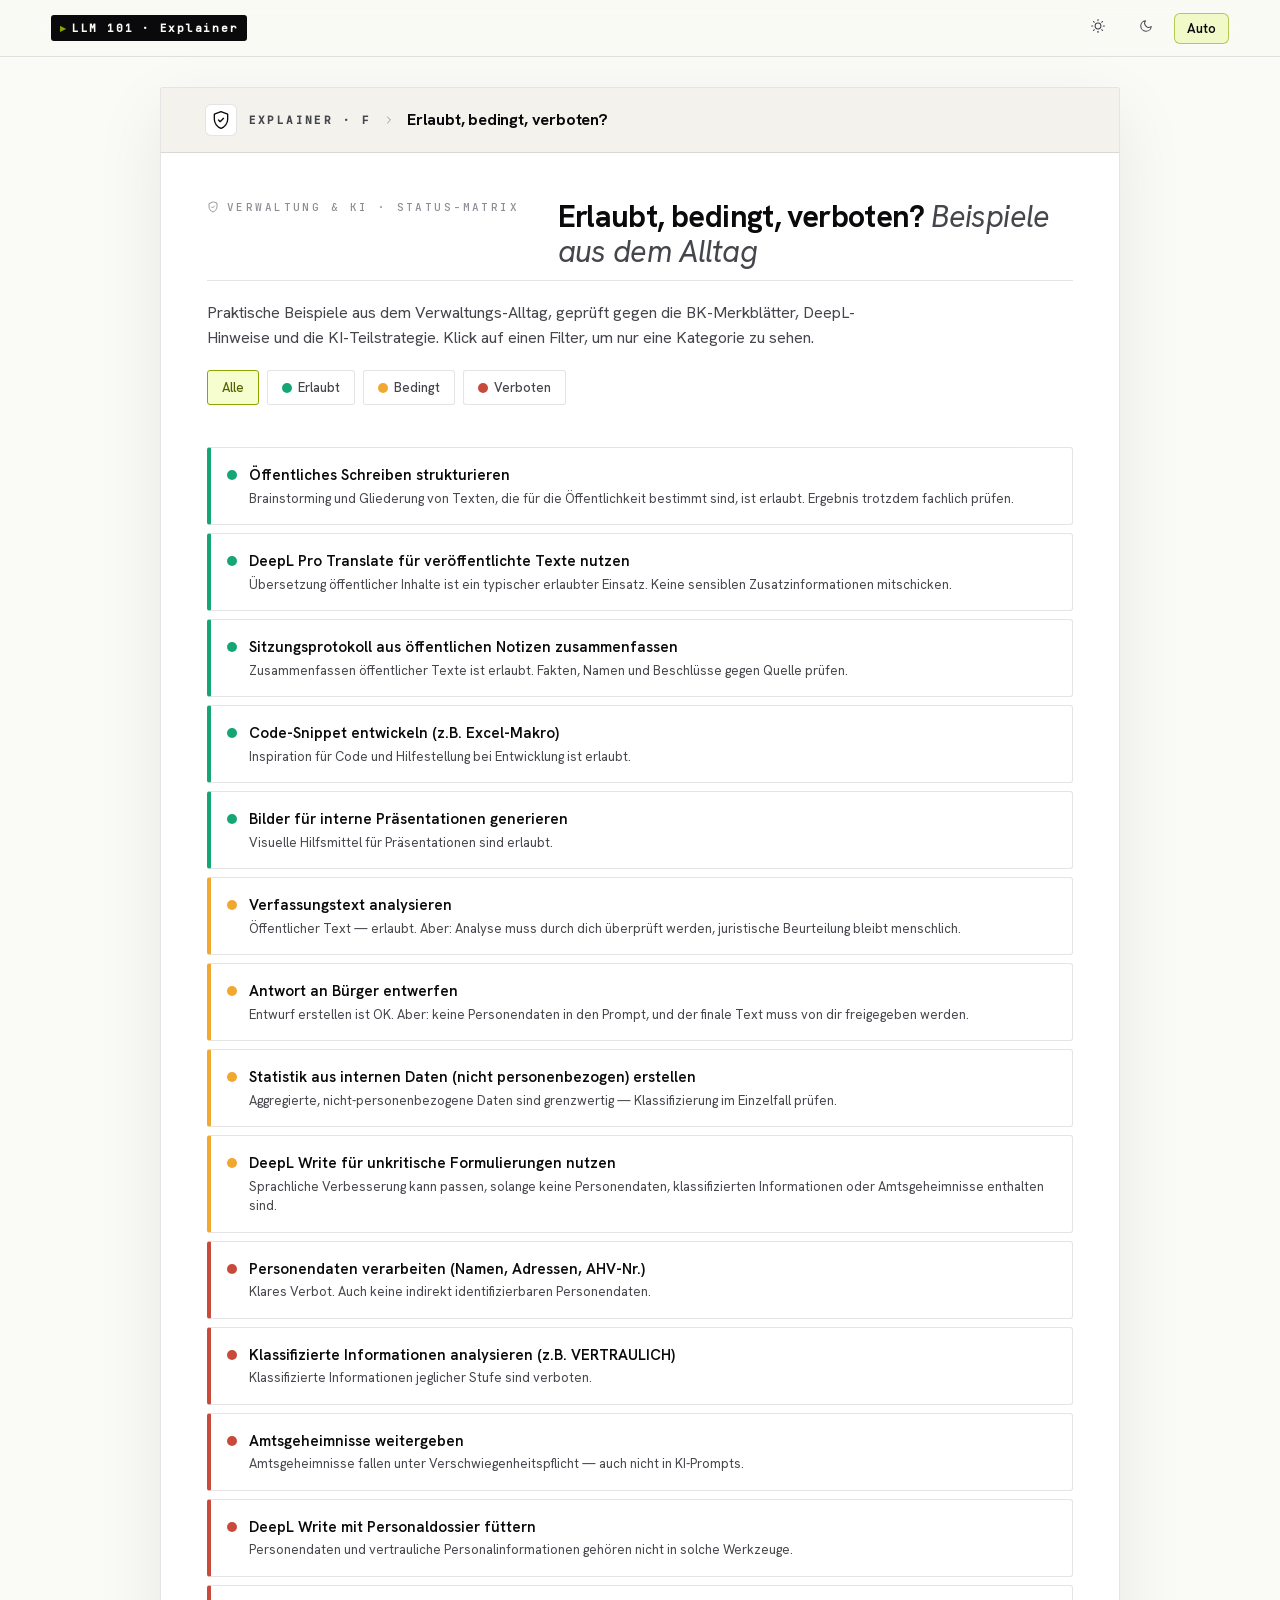
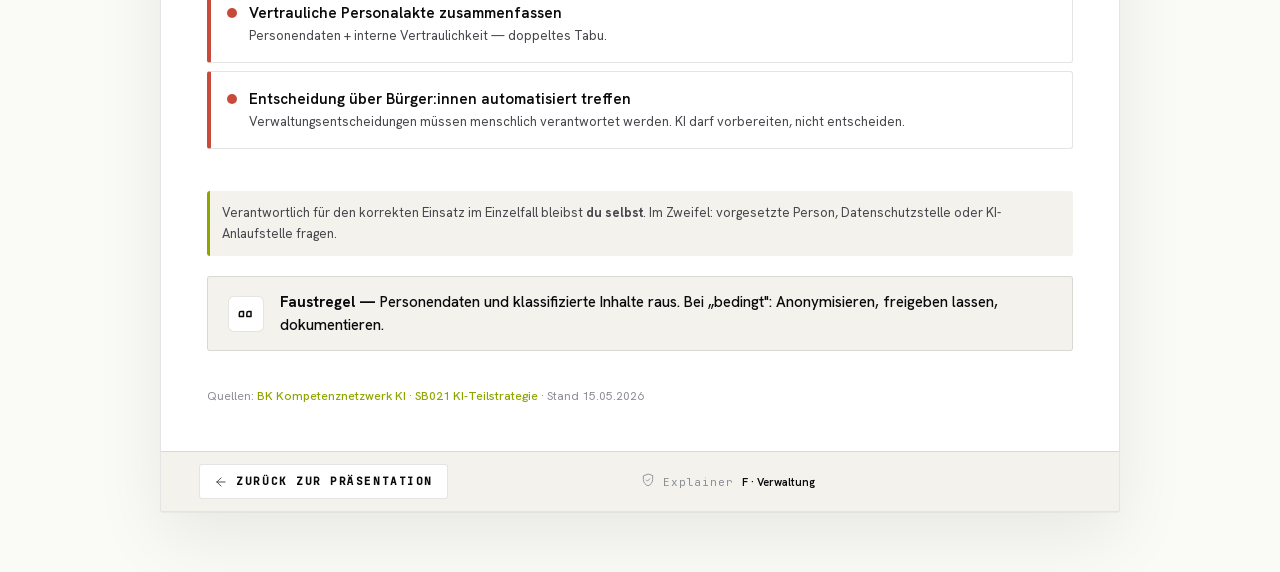
<file: explainer/f-bund-erlaubt.html>
<!DOCTYPE html>
<html lang="de">
<head>
  <meta charset="UTF-8">
  <meta name="viewport" content="width=device-width, initial-scale=1.0">
  <meta http-equiv="Cache-Control" content="no-store">
  <title>Verwaltung &amp; KI — Erlaubt/Verboten — Explainer F</title>
  <link rel="icon" href="../assets/icon.svg" type="image/svg+xml">
  <link rel="stylesheet" href="../tokens.css?v=2026-05-18-codex-v2l">
  <link rel="stylesheet" href="../app.css?v=2026-05-18-codex-v2l">
  <link rel="stylesheet" href="../presentation.css?v=2026-05-18-codex-v2l">
  <link rel="stylesheet" href="explainer.css?v=2026-05-18-codex-v2l">
</head>
<body data-layout="scroll">
  <header class="app-header">
    <div class="app-brand-id">
      <a href="../index.html" id="back-link-top" style="color:inherit;text-decoration:none;">LLM 101 · Explainer</a>
    </div>
    <div class="app-toggles" role="toolbar" aria-label="Darstellungsmodus">
      <button class="toggle" data-mode="theme" data-value="light" title="Hell" aria-label="Helles Theme" aria-pressed="false"></button>
      <button class="toggle" data-mode="theme" data-value="dark" title="Dunkel" aria-label="Dunkles Theme" aria-pressed="false"></button>
      <button class="toggle" data-mode="theme" data-value="auto" title="OS-Präferenz" aria-pressed="false">Auto</button>
    </div>
  </header>

  <main class="explainer-main">
    <section class="slide codex explainer-frame" data-explainer="f" data-chapter="verwaltung">
      <div class="slide-head">
        <div class="slide-crumb">
          <span class="slide-crumb-icon"><svg class="ic lg"><use href="#i-shield-check"/></svg></span>
          <span class="slide-crumb-chap">Explainer · F</span>
          <span class="slide-crumb-sep"><svg class="ic sm"><use href="#i-chevron-right"/></svg></span>
          <span class="slide-crumb-topic">Erlaubt, bedingt, verboten?</span>
        </div>
        <span class="slide-stand" data-volatile="true">
          <svg class="ic sm"><use href="#i-alert-triangle"/></svg>
          Stand 16.05.26 · zu prüfen
        </span>
      </div>

      <div class="slide-body">
        <div class="title-row">
          <span class="kicker"><svg class="ic sm"><use href="#i-shield-check"/></svg> Verwaltung &amp; KI · Status-Matrix</span>
          <h2 class="lede">Erlaubt, bedingt, verboten? <em>Beispiele aus dem Alltag</em></h2>
        </div>

        <p class="explainer-lead">Praktische Beispiele aus dem Verwaltungs-Alltag, geprüft gegen die BK-Merkblätter, DeepL-Hinweise und die KI-Teilstrategie. Klick auf einen Filter, um nur eine Kategorie zu sehen.</p>

        <div class="erlaubt-filters">
          <button class="erlaubt-filter active" data-filter="all" type="button">Alle</button>
          <button class="erlaubt-filter" data-filter="ok" type="button"><span class="erlaubt-dot ok"></span> Erlaubt</button>
          <button class="erlaubt-filter" data-filter="warn" type="button"><span class="erlaubt-dot warn"></span> Bedingt</button>
          <button class="erlaubt-filter" data-filter="no" type="button"><span class="erlaubt-dot no"></span> Verboten</button>
        </div>

        <div class="erlaubt-list" id="erlaubt-list"></div>

        <p class="erlaubt-footer-note">Verantwortlich für den korrekten Einsatz im Einzelfall bleibst <strong>du selbst</strong>. Im Zweifel: vorgesetzte Person, Datenschutzstelle oder KI-Anlaufstelle fragen.</p>

        <aside class="callout">
          <span class="callout-icon"><svg class="ic lg"><use href="#i-quote"/></svg></span>
          <p><b>Faustregel — </b>Personendaten und klassifizierte Inhalte raus. Bei „bedingt": Anonymisieren, freigeben lassen, dokumentieren.</p>
        </aside>

        <p class="source-strip">
          Quellen: <a href="https://www.bk.admin.ch/bk/de/home/digitale-transformation-ikt-lenkung/kuenstliche_intelligenz/kinetzwerk.html">BK Kompetenznetzwerk KI</a> ·
          <a href="https://www.bk.admin.ch/bk/de/home/digitale-transformation-ikt-lenkung/vorgaben/sb021-strategie-einsatz-von-ki-systemen-in-der-bundesverwaltung.html">SB021 KI-Teilstrategie</a> · Stand 15.05.2026
        </p>
      </div>

      <div class="slide-foot">
        <a class="slide-nav prev" href="../index.html" id="back-link-bottom">
          <svg class="ic"><use href="#i-arrow-left"/></svg> zurück zur Präsentation
        </a>
        <div class="slide-progress">
          <span class="slide-folio"><svg class="ic"><use href="#i-shield-check"/></svg> Explainer <b>F · Verwaltung</b></span>
        </div>
        <span class="slide-nav" aria-hidden="true" style="visibility:hidden">platz</span>
      </div>
    </section>
  </main>

  <script type="module">
    import { initSprite } from '../lib/icons-sprite.js?v=2026-05-18-codex-v2l';
    import { ModeManager } from '../lib/mode.js?v=2026-05-18-codex-v2l';
    import { Storage } from '../lib/storage.js?v=2026-05-18-codex-v2l';
    import { icon } from '../lib/icons.js?v=2026-05-18-codex-v2l';

    await initSprite();

    const storage = new Storage('llm-101-codex-v2-preview');
    const mode = new ModeManager(storage);

    // Backlink an Quell-Folie anpassen
    const backParam = new URLSearchParams(window.location.search).get('back');
    if (backParam) {
      const targetHref = `../index.html#${backParam}`;
      const topLink = document.getElementById('back-link-top');
      const bottomLink = document.getElementById('back-link-bottom');
      if (topLink) topLink.href = targetHref;
      if (bottomLink) bottomLink.href = targetHref;
      const topic = document.querySelector('.slide-crumb-topic');
      if (topic) topic.innerHTML += ` <span class="explainer-back-hint">· zurück zu <b>${backParam}</b></span>`;
    }

    document.querySelector('[data-mode="theme"][data-value="light"]').innerHTML = icon('sun');
    document.querySelector('[data-mode="theme"][data-value="dark"]').innerHTML = icon('moon');
    document.querySelectorAll('.toggle').forEach(btn => btn.addEventListener('click', () => {
      mode.set('theme', btn.dataset.value);
      document.querySelectorAll('.toggle').forEach(b => { const _p = b.dataset.value === mode.get('theme'); b.classList.toggle('active', _p); b.setAttribute('aria-pressed', _p ? 'true' : 'false'); });
    }));
    document.querySelectorAll('.toggle').forEach(b => { const _p = b.dataset.value === mode.get('theme'); b.classList.toggle('active', _p); b.setAttribute('aria-pressed', _p ? 'true' : 'false'); });

    const TASKS = [
      { kind: 'ok', task: 'Öffentliches Schreiben strukturieren', reason: 'Brainstorming und Gliederung von Texten, die für die Öffentlichkeit bestimmt sind, ist erlaubt. Ergebnis trotzdem fachlich prüfen.' },
      { kind: 'ok', task: 'DeepL Pro Translate für veröffentlichte Texte nutzen', reason: 'Übersetzung öffentlicher Inhalte ist ein typischer erlaubter Einsatz. Keine sensiblen Zusatzinformationen mitschicken.' },
      { kind: 'ok', task: 'Sitzungsprotokoll aus öffentlichen Notizen zusammenfassen', reason: 'Zusammenfassen öffentlicher Texte ist erlaubt. Fakten, Namen und Beschlüsse gegen Quelle prüfen.' },
      { kind: 'ok', task: 'Code-Snippet entwickeln (z.B. Excel-Makro)', reason: 'Inspiration für Code und Hilfestellung bei Entwicklung ist erlaubt.' },
      { kind: 'ok', task: 'Bilder für interne Präsentationen generieren', reason: 'Visuelle Hilfsmittel für Präsentationen sind erlaubt.' },
      { kind: 'warn', task: 'Verfassungstext analysieren', reason: 'Öffentlicher Text — erlaubt. Aber: Analyse muss durch dich überprüft werden, juristische Beurteilung bleibt menschlich.' },
      { kind: 'warn', task: 'Antwort an Bürger entwerfen', reason: 'Entwurf erstellen ist OK. Aber: keine Personendaten in den Prompt, und der finale Text muss von dir freigegeben werden.' },
      { kind: 'warn', task: 'Statistik aus internen Daten (nicht personenbezogen) erstellen', reason: 'Aggregierte, nicht-personenbezogene Daten sind grenzwertig — Klassifizierung im Einzelfall prüfen.' },
      { kind: 'warn', task: 'DeepL Write für unkritische Formulierungen nutzen', reason: 'Sprachliche Verbesserung kann passen, solange keine Personendaten, klassifizierten Informationen oder Amtsgeheimnisse enthalten sind.' },
      { kind: 'no', task: 'Personendaten verarbeiten (Namen, Adressen, AHV-Nr.)', reason: 'Klares Verbot. Auch keine indirekt identifizierbaren Personendaten.' },
      { kind: 'no', task: 'Klassifizierte Informationen analysieren (z.B. VERTRAULICH)', reason: 'Klassifizierte Informationen jeglicher Stufe sind verboten.' },
      { kind: 'no', task: 'Amtsgeheimnisse weitergeben', reason: 'Amtsgeheimnisse fallen unter Verschwiegenheitspflicht — auch nicht in KI-Prompts.' },
      { kind: 'no', task: 'DeepL Write mit Personaldossier füttern', reason: 'Personendaten und vertrauliche Personalinformationen gehören nicht in solche Werkzeuge.' },
      { kind: 'no', task: 'Vertrauliche Personalakte zusammenfassen', reason: 'Personendaten + interne Vertraulichkeit — doppeltes Tabu.' },
      { kind: 'no', task: 'Entscheidung über Bürger:innen automatisiert treffen', reason: 'Verwaltungsentscheidungen müssen menschlich verantwortet werden. KI darf vorbereiten, nicht entscheiden.' }
    ];

    function renderList(filter = 'all') {
      const list = document.getElementById('erlaubt-list');
      const filtered = filter === 'all' ? TASKS : TASKS.filter(t => t.kind === filter);
      list.innerHTML = filtered.map(t => `
        <div class="erlaubt-item erlaubt-${t.kind}">
          <span class="erlaubt-dot ${t.kind}"></span>
          <div class="erlaubt-text">
            <div class="erlaubt-task">${t.task}</div>
            <div class="erlaubt-reason">${t.reason}</div>
          </div>
        </div>
      `).join('');
    }

    document.querySelectorAll('.erlaubt-filter').forEach(btn => {
      btn.addEventListener('click', () => {
        document.querySelectorAll('.erlaubt-filter').forEach(b => b.classList.toggle('active', b === btn));
        renderList(btn.dataset.filter);
      });
    });

    renderList();
  </script>
</body>
</html>
</file>
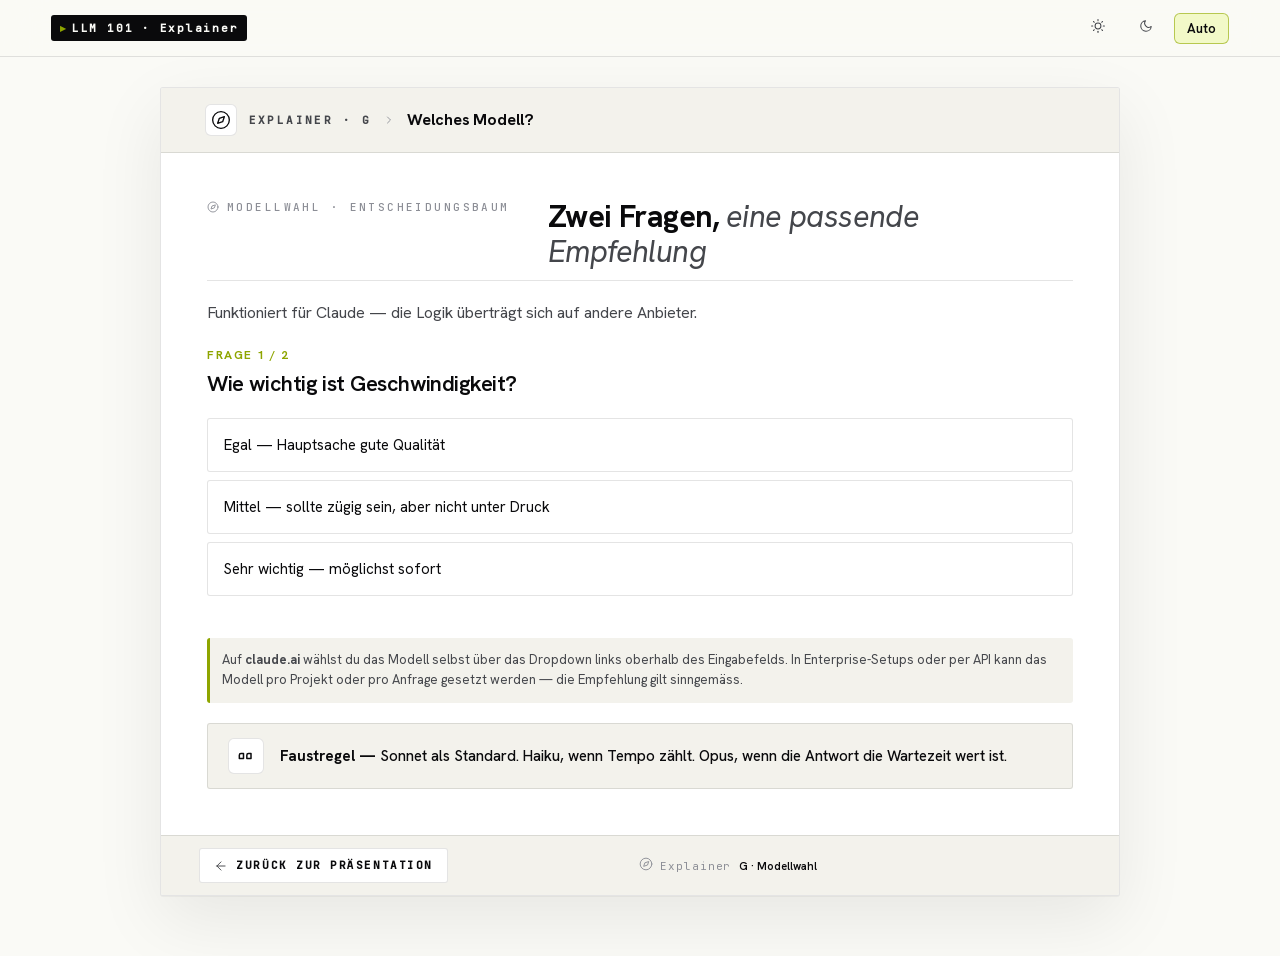
<file: explainer/g-modellwahl.html>
<!DOCTYPE html>
<html lang="de">
<head>
  <meta charset="UTF-8">
  <meta name="viewport" content="width=device-width, initial-scale=1.0">
  <meta http-equiv="Cache-Control" content="no-store">
  <title>Welches Modell? — Explainer G</title>
  <link rel="icon" href="../assets/icon.svg" type="image/svg+xml">
  <link rel="stylesheet" href="../tokens.css?v=2026-05-18-codex-v2l">
  <link rel="stylesheet" href="../app.css?v=2026-05-18-codex-v2l">
  <link rel="stylesheet" href="../presentation.css?v=2026-05-18-codex-v2l">
  <link rel="stylesheet" href="explainer.css?v=2026-05-18-codex-v2l">
</head>
<body data-layout="scroll">
  <header class="app-header">
    <div class="app-brand-id">
      <a href="../index.html" id="back-link-top" style="color:inherit;text-decoration:none;">LLM 101 · Explainer</a>
    </div>
    <div class="app-toggles" role="toolbar" aria-label="Darstellungsmodus">
      <button class="toggle" data-mode="theme" data-value="light" title="Hell" aria-label="Helles Theme" aria-pressed="false"></button>
      <button class="toggle" data-mode="theme" data-value="dark" title="Dunkel" aria-label="Dunkles Theme" aria-pressed="false"></button>
      <button class="toggle" data-mode="theme" data-value="auto" title="OS-Präferenz" aria-pressed="false">Auto</button>
    </div>
  </header>

  <main class="explainer-main">
    <section class="slide codex explainer-frame" data-explainer="g" data-chapter="claude">
      <div class="slide-head">
        <div class="slide-crumb">
          <span class="slide-crumb-icon"><svg class="ic lg"><use href="#i-compass"/></svg></span>
          <span class="slide-crumb-chap">Explainer · G</span>
          <span class="slide-crumb-sep"><svg class="ic sm"><use href="#i-chevron-right"/></svg></span>
          <span class="slide-crumb-topic">Welches Modell?</span>
        </div>
        <span class="slide-stand">
          <svg class="ic sm"><use href="#i-bookmark"/></svg>
          Stand 16.05.26
        </span>
      </div>

      <div class="slide-body">
        <div class="title-row">
          <span class="kicker"><svg class="ic sm"><use href="#i-compass"/></svg> Modellwahl · Entscheidungsbaum</span>
          <h2 class="lede">Zwei Fragen, <em>eine passende Empfehlung</em></h2>
        </div>

        <p class="explainer-lead">Funktioniert für Claude — die Logik überträgt sich auf andere Anbieter.</p>

        <div class="mw-quiz" id="mw-quiz"></div>
        <div class="mw-result" id="mw-result" hidden></div>

        <p class="mw-footer-note">Auf <strong>claude.ai</strong> wählst du das Modell selbst über das Dropdown links oberhalb des Eingabefelds. In Enterprise-Setups oder per API kann das Modell pro Projekt oder pro Anfrage gesetzt werden — die Empfehlung gilt sinngemäss.</p>

        <aside class="callout">
          <span class="callout-icon"><svg class="ic lg"><use href="#i-quote"/></svg></span>
          <p><b>Faustregel — </b>Sonnet als Standard. Haiku, wenn Tempo zählt. Opus, wenn die Antwort die Wartezeit wert ist.</p>
        </aside>
      </div>

      <div class="slide-foot">
        <a class="slide-nav prev" href="../index.html" id="back-link-bottom">
          <svg class="ic"><use href="#i-arrow-left"/></svg> zurück zur Präsentation
        </a>
        <div class="slide-progress">
          <span class="slide-folio"><svg class="ic"><use href="#i-compass"/></svg> Explainer <b>G · Modellwahl</b></span>
        </div>
        <span class="slide-nav" aria-hidden="true" style="visibility:hidden">platz</span>
      </div>
    </section>
  </main>

  <script type="module">
    import { initSprite } from '../lib/icons-sprite.js?v=2026-05-18-codex-v2l';
    import { ModeManager } from '../lib/mode.js?v=2026-05-18-codex-v2l';
    import { Storage } from '../lib/storage.js?v=2026-05-18-codex-v2l';
    import { icon } from '../lib/icons.js?v=2026-05-18-codex-v2l';

    await initSprite();

    const storage = new Storage('llm-101-codex-v2-preview');
    const mode = new ModeManager(storage);

    // Backlink an Quell-Folie anpassen
    const backParam = new URLSearchParams(window.location.search).get('back');
    if (backParam) {
      const targetHref = `../index.html#${backParam}`;
      const topLink = document.getElementById('back-link-top');
      const bottomLink = document.getElementById('back-link-bottom');
      if (topLink) topLink.href = targetHref;
      if (bottomLink) bottomLink.href = targetHref;
      const topic = document.querySelector('.slide-crumb-topic');
      if (topic) topic.innerHTML += ` <span class="explainer-back-hint">· zurück zu <b>${backParam}</b></span>`;
    }

    document.querySelector('[data-mode="theme"][data-value="light"]').innerHTML = icon('sun');
    document.querySelector('[data-mode="theme"][data-value="dark"]').innerHTML = icon('moon');
    document.querySelectorAll('.toggle').forEach(btn => btn.addEventListener('click', () => {
      mode.set('theme', btn.dataset.value);
      document.querySelectorAll('.toggle').forEach(b => { const _p = b.dataset.value === mode.get('theme'); b.classList.toggle('active', _p); b.setAttribute('aria-pressed', _p ? 'true' : 'false'); });
    }));
    document.querySelectorAll('.toggle').forEach(b => { const _p = b.dataset.value === mode.get('theme'); b.classList.toggle('active', _p); b.setAttribute('aria-pressed', _p ? 'true' : 'false'); });

    const STEPS = [
      {
        id: 'speed',
        q: 'Wie wichtig ist Geschwindigkeit?',
        a: [
          { val: 'slow', text: 'Egal — Hauptsache gute Qualität' },
          { val: 'medium', text: 'Mittel — sollte zügig sein, aber nicht unter Druck' },
          { val: 'fast', text: 'Sehr wichtig — möglichst sofort' }
        ]
      },
      {
        id: 'complexity',
        q: 'Wie komplex ist die Aufgabe?',
        a: [
          { val: 'simple', text: 'Einfach — Zusammenfassung, schnelle Frage, klare Anweisung' },
          { val: 'medium', text: 'Mittel — Standard-Aufgaben, Texte schreiben, Analyse mit klarem Rahmen' },
          { val: 'complex', text: 'Komplex — mehrstufiges Reasoning, Code-Refactoring, Forschung' }
        ]
      }
    ];

    const MATRIX = {
      'fast/simple':   { model: 'Haiku', tag: '4.5', reason: 'Schnellste Antworten, günstigster Preis. Perfekt für einfache, klar umrissene Aufgaben.' },
      'fast/medium':   { model: 'Sonnet', tag: '4.6', reason: 'Sonnet ist trotz „mittlerer Stufe" immer noch schnell genug. Bessere Qualität als Haiku bei wenig Mehrkosten.' },
      'fast/complex':  { model: 'Sonnet', tag: '4.6', reason: 'Für komplexe Aufgaben unter Zeitdruck. Opus wäre besser, aber zu langsam — Sonnet ist der pragmatische Kompromiss.' },
      'medium/simple': { model: 'Haiku', tag: '4.5', reason: 'Bei einfacher Aufgabe ist Haiku ausreichend. Speed-Bonus.' },
      'medium/medium': { model: 'Sonnet', tag: '4.6', reason: 'Bester Kompromiss aus Geschwindigkeit und Qualität. Standardwahl für die meisten Alltagsaufgaben.' },
      'medium/complex':{ model: 'Opus', tag: '4.7', reason: 'Komplexe Aufgaben verdienen Opus. Etwas langsamer, deutlich tiefere Antworten.' },
      'slow/simple':   { model: 'Sonnet', tag: '4.6', reason: 'Bei „Geschwindigkeit egal" wirkt Haiku oft zu kurzgegriffen. Sonnet liefert mehr Substanz für minimal mehr Wartezeit.' },
      'slow/medium':   { model: 'Sonnet', tag: '4.6', reason: 'Für mittlere Aufgaben ist Sonnet auch ohne Speed-Druck die richtige Wahl. Opus wäre Overkill.' },
      'slow/complex':  { model: 'Opus', tag: '4.7', reason: 'Höchste Intelligenz, tiefste Analysen. Ideal wenn Qualität alles ist und Wartezeit egal.' }
    };

    let answers = {};
    let stepIdx = 0;

    function renderStep() {
      const step = STEPS[stepIdx];
      const container = document.getElementById('mw-quiz');
      container.innerHTML = `
        <div class="mw-step">
          <div class="mw-step-num">Frage ${stepIdx + 1} / ${STEPS.length}</div>
          <h3>${step.q}</h3>
          <div class="mw-choices">
            ${step.a.map(opt => `<button class="mw-choice" data-val="${opt.val}" type="button">${opt.text}</button>`).join('')}
          </div>
        </div>
      `;
      container.querySelectorAll('.mw-choice').forEach(btn => {
        btn.addEventListener('click', () => {
          answers[step.id] = btn.dataset.val;
          stepIdx++;
          if (stepIdx >= STEPS.length) {
            renderResult();
          } else {
            renderStep();
          }
        });
      });
    }

    function renderResult() {
      const key = `${answers.speed}/${answers.complexity}`;
      const rec = MATRIX[key];
      document.getElementById('mw-quiz').hidden = true;
      const r = document.getElementById('mw-result');
      r.hidden = false;
      r.innerHTML = `
        <div class="mw-result-card">
          <div class="mw-result-label">Empfehlung</div>
          <h2 class="mw-result-model">${rec.model} <span class="mw-result-tag">${rec.tag}</span></h2>
          <p class="mw-result-reason">${rec.reason}</p>
          <div class="mw-result-recap">
            <strong>Deine Antworten:</strong><br>
            Geschwindigkeit: <em>${STEPS[0].a.find(a => a.val === answers.speed).text}</em><br>
            Komplexität: <em>${STEPS[1].a.find(a => a.val === answers.complexity).text}</em>
          </div>
          <button class="btn" id="mw-reset" type="button">Nochmal</button>
        </div>
      `;
      document.getElementById('mw-reset').addEventListener('click', () => {
        answers = {}; stepIdx = 0;
        document.getElementById('mw-result').hidden = true;
        document.getElementById('mw-quiz').hidden = false;
        renderStep();
      });
    }

    renderStep();
  </script>
</body>
</html>
</file>
<file: tokens.css>
/* Design Tokens — Anthropic-inspiriert, Hell + Dunkel */

/* Self-hosted fonts (DSGVO-konform, offline-fähig) */
/* latin-ext */
@font-face {
  font-family: 'Hanken Grotesk';
  font-style: italic;
  font-weight: 400;
  font-display: swap;
  src: url('assets/fonts/hanken-grotesk-variable-italic-latin-ext.woff2') format('woff2');
  unicode-range: U+0100-02BA, U+02BD-02C5, U+02C7-02CC, U+02CE-02D7, U+02DD-02FF, U+0304, U+0308, U+0329, U+1D00-1DBF, U+1E00-1E9F, U+1EF2-1EFF, U+2020, U+20A0-20AB, U+20AD-20C0, U+2113, U+2C60-2C7F, U+A720-A7FF;
}
/* latin */
@font-face {
  font-family: 'Hanken Grotesk';
  font-style: italic;
  font-weight: 400;
  font-display: swap;
  src: url('assets/fonts/hanken-grotesk-variable-italic-latin.woff2') format('woff2');
  unicode-range: U+0000-00FF, U+0131, U+0152-0153, U+02BB-02BC, U+02C6, U+02DA, U+02DC, U+0304, U+0308, U+0329, U+2000-206F, U+20AC, U+2122, U+2191, U+2193, U+2212, U+2215, U+FEFF, U+FFFD;
}
/* latin-ext */
@font-face {
  font-family: 'Hanken Grotesk';
  font-style: italic;
  font-weight: 500;
  font-display: swap;
  src: url('assets/fonts/hanken-grotesk-variable-italic-latin-ext.woff2') format('woff2');
  unicode-range: U+0100-02BA, U+02BD-02C5, U+02C7-02CC, U+02CE-02D7, U+02DD-02FF, U+0304, U+0308, U+0329, U+1D00-1DBF, U+1E00-1E9F, U+1EF2-1EFF, U+2020, U+20A0-20AB, U+20AD-20C0, U+2113, U+2C60-2C7F, U+A720-A7FF;
}
/* latin */
@font-face {
  font-family: 'Hanken Grotesk';
  font-style: italic;
  font-weight: 500;
  font-display: swap;
  src: url('assets/fonts/hanken-grotesk-variable-italic-latin.woff2') format('woff2');
  unicode-range: U+0000-00FF, U+0131, U+0152-0153, U+02BB-02BC, U+02C6, U+02DA, U+02DC, U+0304, U+0308, U+0329, U+2000-206F, U+20AC, U+2122, U+2191, U+2193, U+2212, U+2215, U+FEFF, U+FFFD;
}
/* latin-ext */
@font-face {
  font-family: 'Hanken Grotesk';
  font-style: normal;
  font-weight: 400;
  font-display: swap;
  src: url('assets/fonts/hanken-grotesk-variable-normal-latin-ext.woff2') format('woff2');
  unicode-range: U+0100-02BA, U+02BD-02C5, U+02C7-02CC, U+02CE-02D7, U+02DD-02FF, U+0304, U+0308, U+0329, U+1D00-1DBF, U+1E00-1E9F, U+1EF2-1EFF, U+2020, U+20A0-20AB, U+20AD-20C0, U+2113, U+2C60-2C7F, U+A720-A7FF;
}
/* latin */
@font-face {
  font-family: 'Hanken Grotesk';
  font-style: normal;
  font-weight: 400;
  font-display: swap;
  src: url('assets/fonts/hanken-grotesk-variable-normal-latin.woff2') format('woff2');
  unicode-range: U+0000-00FF, U+0131, U+0152-0153, U+02BB-02BC, U+02C6, U+02DA, U+02DC, U+0304, U+0308, U+0329, U+2000-206F, U+20AC, U+2122, U+2191, U+2193, U+2212, U+2215, U+FEFF, U+FFFD;
}
/* latin-ext */
@font-face {
  font-family: 'Hanken Grotesk';
  font-style: normal;
  font-weight: 500;
  font-display: swap;
  src: url('assets/fonts/hanken-grotesk-variable-normal-latin-ext.woff2') format('woff2');
  unicode-range: U+0100-02BA, U+02BD-02C5, U+02C7-02CC, U+02CE-02D7, U+02DD-02FF, U+0304, U+0308, U+0329, U+1D00-1DBF, U+1E00-1E9F, U+1EF2-1EFF, U+2020, U+20A0-20AB, U+20AD-20C0, U+2113, U+2C60-2C7F, U+A720-A7FF;
}
/* latin */
@font-face {
  font-family: 'Hanken Grotesk';
  font-style: normal;
  font-weight: 500;
  font-display: swap;
  src: url('assets/fonts/hanken-grotesk-variable-normal-latin.woff2') format('woff2');
  unicode-range: U+0000-00FF, U+0131, U+0152-0153, U+02BB-02BC, U+02C6, U+02DA, U+02DC, U+0304, U+0308, U+0329, U+2000-206F, U+20AC, U+2122, U+2191, U+2193, U+2212, U+2215, U+FEFF, U+FFFD;
}
/* latin-ext */
@font-face {
  font-family: 'Hanken Grotesk';
  font-style: normal;
  font-weight: 600;
  font-display: swap;
  src: url('assets/fonts/hanken-grotesk-variable-normal-latin-ext.woff2') format('woff2');
  unicode-range: U+0100-02BA, U+02BD-02C5, U+02C7-02CC, U+02CE-02D7, U+02DD-02FF, U+0304, U+0308, U+0329, U+1D00-1DBF, U+1E00-1E9F, U+1EF2-1EFF, U+2020, U+20A0-20AB, U+20AD-20C0, U+2113, U+2C60-2C7F, U+A720-A7FF;
}
/* latin */
@font-face {
  font-family: 'Hanken Grotesk';
  font-style: normal;
  font-weight: 600;
  font-display: swap;
  src: url('assets/fonts/hanken-grotesk-variable-normal-latin.woff2') format('woff2');
  unicode-range: U+0000-00FF, U+0131, U+0152-0153, U+02BB-02BC, U+02C6, U+02DA, U+02DC, U+0304, U+0308, U+0329, U+2000-206F, U+20AC, U+2122, U+2191, U+2193, U+2212, U+2215, U+FEFF, U+FFFD;
}
/* latin-ext */
@font-face {
  font-family: 'Hanken Grotesk';
  font-style: normal;
  font-weight: 700;
  font-display: swap;
  src: url('assets/fonts/hanken-grotesk-variable-normal-latin-ext.woff2') format('woff2');
  unicode-range: U+0100-02BA, U+02BD-02C5, U+02C7-02CC, U+02CE-02D7, U+02DD-02FF, U+0304, U+0308, U+0329, U+1D00-1DBF, U+1E00-1E9F, U+1EF2-1EFF, U+2020, U+20A0-20AB, U+20AD-20C0, U+2113, U+2C60-2C7F, U+A720-A7FF;
}
/* latin */
@font-face {
  font-family: 'Hanken Grotesk';
  font-style: normal;
  font-weight: 700;
  font-display: swap;
  src: url('assets/fonts/hanken-grotesk-variable-normal-latin.woff2') format('woff2');
  unicode-range: U+0000-00FF, U+0131, U+0152-0153, U+02BB-02BC, U+02C6, U+02DA, U+02DC, U+0304, U+0308, U+0329, U+2000-206F, U+20AC, U+2122, U+2191, U+2193, U+2212, U+2215, U+FEFF, U+FFFD;
}
/* latin-ext */
@font-face {
  font-family: 'JetBrains Mono';
  font-style: normal;
  font-weight: 400;
  font-display: swap;
  src: url('assets/fonts/jetbrains-mono-variable-normal-latin-ext.woff2') format('woff2');
  unicode-range: U+0100-02BA, U+02BD-02C5, U+02C7-02CC, U+02CE-02D7, U+02DD-02FF, U+0304, U+0308, U+0329, U+1D00-1DBF, U+1E00-1E9F, U+1EF2-1EFF, U+2020, U+20A0-20AB, U+20AD-20C0, U+2113, U+2C60-2C7F, U+A720-A7FF;
}
/* latin */
@font-face {
  font-family: 'JetBrains Mono';
  font-style: normal;
  font-weight: 400;
  font-display: swap;
  src: url('assets/fonts/jetbrains-mono-variable-normal-latin.woff2') format('woff2');
  unicode-range: U+0000-00FF, U+0131, U+0152-0153, U+02BB-02BC, U+02C6, U+02DA, U+02DC, U+0304, U+0308, U+0329, U+2000-206F, U+20AC, U+2122, U+2191, U+2193, U+2212, U+2215, U+FEFF, U+FFFD;
}
/* latin-ext */
@font-face {
  font-family: 'JetBrains Mono';
  font-style: normal;
  font-weight: 500;
  font-display: swap;
  src: url('assets/fonts/jetbrains-mono-variable-normal-latin-ext.woff2') format('woff2');
  unicode-range: U+0100-02BA, U+02BD-02C5, U+02C7-02CC, U+02CE-02D7, U+02DD-02FF, U+0304, U+0308, U+0329, U+1D00-1DBF, U+1E00-1E9F, U+1EF2-1EFF, U+2020, U+20A0-20AB, U+20AD-20C0, U+2113, U+2C60-2C7F, U+A720-A7FF;
}
/* latin */
@font-face {
  font-family: 'JetBrains Mono';
  font-style: normal;
  font-weight: 500;
  font-display: swap;
  src: url('assets/fonts/jetbrains-mono-variable-normal-latin.woff2') format('woff2');
  unicode-range: U+0000-00FF, U+0131, U+0152-0153, U+02BB-02BC, U+02C6, U+02DA, U+02DC, U+0304, U+0308, U+0329, U+2000-206F, U+20AC, U+2122, U+2191, U+2193, U+2212, U+2215, U+FEFF, U+FFFD;
}

:root {
  /* === Farben — Codex Light (Default) ===
     Spec §2.1.1 — Acid-Lime + Cobalt-Akzentlogik. */
  --bg-base: #fafaf6;
  --bg-card: #ffffff;
  --bg-tint: #f3f2ec;
  --border: #0a0a0c1c;
  --border-soft: #0a0a0c10;
  --text-primary: #0a0a0c;
  --text-secondary: #44464b;
  --text-tertiary: #8c8e96;
  --accent: #8ea500;            /* Acid-Lime, abgedunkelt für Text auf Weiss */
  --accent-soft: #d4f52638;
  --accent-strong: #526300;     /* Acid-Deep für Text auf hell */
  --text-on-accent: #111400;
  --cobalt: #1f3df0;
  --cobalt-soft: #1f3df012;
  --crimson: #c4304a;
  --signal: #16a674;
  --warn: #d68410;
  --success: #16a674;           /* mappt auf --signal */
  --success-soft: #16a67414;

  /* === Typografie === */
  --font-sans: 'Hanken Grotesk', system-ui, -apple-system, sans-serif;
  --font-mono: 'JetBrains Mono', ui-monospace, 'SF Mono', monospace;

  /* Skalen (Spec §2.2) */
  --fs-display: clamp(48px, 6.4vw, 96px);
  --fs-lede: clamp(22px, 2.4vw, 32px);
  --fs-h3: clamp(20px, 2.2vw, 28px);
  --fs-body: clamp(15px, 1.3vw, 17px);
  --fs-small: 12px;
  --fs-mono-label: 11px;
  --fs-mono-tiny: 10px;

  /* === Masse === */
  /* Radius (Spec §2.4) — Codex-DNA verlangt zurückhaltendere Radien. */
  --radius-sm: 2px;
  --radius-md: 3px;
  --radius-lg: 6px;
  --radius-xl: 10px;
  --space-1: 4px;
  --space-2: 8px;
  --space-3: 12px;
  --space-4: 16px;
  --space-5: 22px;
  --space-6: 30px;
  --space-7: 44px;

  /* === Schatten (Spec §2.5) === */
  --shadow-sm: 0 1px 2px rgba(0, 0, 0, 0.05);
  --shadow-md: 0 1px 3px rgba(0, 0, 0, 0.06), 0 4px 14px rgba(0, 0, 0, 0.05);
  --shadow-page: 0 1px 0 rgba(0, 0, 0, 0.04), 0 24px 70px rgba(0, 0, 0, 0.08);

  /* === Motion (Spec §2.6) === */
  --duration-fast: 120ms;
  --duration-base: 200ms;
  --duration-slow: 320ms;
  --ease-out: cubic-bezier(0.2, 0.8, 0.2, 1);
  --ease-in-out: cubic-bezier(0.65, 0, 0.35, 1);
}

:root[data-theme="dark"] {
  /* Spec §2.1.2 — Dark Tokens. --bg-card fest auf #1a1a1d. */
  --bg-base: #0c0c0e;
  --bg-card: #1a1a1d;
  --bg-tint: #131316;
  --border: #f0eee61c;
  --border-soft: #f0eee610;
  --text-primary: #f0eee6;
  --text-secondary: #b4b4ba;
  --text-tertiary: #6e6e76;
  --accent: #d4f526;
  --accent-soft: #d4f5263a;
  --accent-strong: #b8d800;
  --text-on-accent: #111400;
  --cobalt: #7f95ff;
  --cobalt-soft: #7f95ff18;
  --crimson: #e8627c;
  --signal: #56d6a8;
  --warn: #f0b54a;
  --success: #56d6a8;
  --success-soft: #56d6a814;

  --shadow-sm: 0 1px 2px rgba(0, 0, 0, 0.3);
  --shadow-md: 0 1px 3px rgba(0, 0, 0, 0.4), 0 4px 14px rgba(0, 0, 0, 0.3);
  --shadow-page: 0 1px 0 rgba(0, 0, 0, 0.5), 0 24px 70px rgba(0, 0, 0, 0.5);
}

/* Bei OS-Präferenz Dark (wenn kein expliziter Theme-Toggle gesetzt) */
@media (prefers-color-scheme: dark) {
  :root:not([data-theme="light"]) {
    --bg-base: #0c0c0e;
    --bg-card: #1a1a1d;
    --bg-tint: #131316;
    --border: #f0eee61c;
    --border-soft: #f0eee610;
    --text-primary: #f0eee6;
    --text-secondary: #b4b4ba;
    --text-tertiary: #6e6e76;
    --accent: #d4f526;
    --accent-soft: #d4f5263a;
    --accent-strong: #b8d800;
    --text-on-accent: #111400;
    --cobalt: #7f95ff;
    --cobalt-soft: #7f95ff18;
    --crimson: #e8627c;
    --signal: #56d6a8;
    --warn: #f0b54a;
    --success: #56d6a8;
    --success-soft: #56d6a814;
    --shadow-sm: 0 1px 2px rgba(0, 0, 0, 0.3);
    --shadow-md: 0 1px 3px rgba(0, 0, 0, 0.4), 0 4px 14px rgba(0, 0, 0, 0.3);
    --shadow-page: 0 1px 0 rgba(0, 0, 0, 0.5), 0 24px 70px rgba(0, 0, 0, 0.5);
  }
}

/* Reduced-Motion-Hook (Spec §2.6) — Animationen lähmen, nicht entfernen. */
@media (prefers-reduced-motion: reduce) {
  :root {
    --duration-fast: 0.01ms;
    --duration-base: 0.01ms;
    --duration-slow: 0.01ms;
  }
}
</file>
<file: design-variants.css>
* { box-sizing: border-box; margin: 0; padding: 0; }

html {
  min-height: -webkit-fill-available;
  background: var(--dv-page);
}

body {
  --dv-page: #eee8df;
  --dv-surface: #f8f5ef;
  --dv-card: rgba(255, 252, 245, 0.78);
  --dv-card-solid: #fffaf1;
  --dv-text: #18130f;
  --dv-muted: #655d52;
  --dv-line: rgba(31, 25, 19, 0.13);
  --dv-accent: #8c6f43;
  --dv-accent-2: #2f6b58;
  --dv-accent-3: #b85f42;
  --dv-shadow: 0 24px 70px rgba(29, 23, 16, 0.16);
  min-height: 100vh;
  min-height: -webkit-fill-available;
  background: var(--dv-page);
  color: var(--dv-text);
  font-family: var(--font-sans);
  -webkit-font-smoothing: antialiased;
  -webkit-text-size-adjust: 100%;
}

body[data-theme="dark"] {
  --dv-page: #11100d;
  --dv-surface: #1b1814;
  --dv-card: rgba(34, 30, 24, 0.78);
  --dv-card-solid: #231f19;
  --dv-text: #f4eee4;
  --dv-muted: #b7aa99;
  --dv-line: rgba(244, 238, 228, 0.14);
  --dv-accent: #c4a062;
  --dv-accent-2: #76a893;
  --dv-accent-3: #df815e;
  --dv-shadow: 0 24px 80px rgba(0, 0, 0, 0.42);
}

body[data-variant="ops"] {
  --dv-page: #ededed;
  --dv-surface: #f8f8f6;
  --dv-card: rgba(255, 255, 252, 0.86);
  --dv-card-solid: #ffffff;
  --dv-text: #11100f;
  --dv-muted: #696666;
  --dv-line: rgba(17, 16, 15, 0.12);
  --dv-accent: #df4f1f;
  --dv-accent-2: #7a3122;
  --dv-accent-3: #e39153;
  --dv-shadow: 0 18px 46px rgba(25, 19, 16, 0.14);
}

body[data-variant="ops"][data-theme="dark"] {
  --dv-page: #0f0e0d;
  --dv-surface: #171514;
  --dv-card: rgba(30, 28, 26, 0.88);
  --dv-card-solid: #201d1b;
  --dv-text: #f5f2ef;
  --dv-muted: #aaa3a0;
  --dv-line: rgba(245, 242, 239, 0.13);
  --dv-accent: #f06c34;
  --dv-accent-2: #dba278;
  --dv-accent-3: #a86b44;
  --dv-shadow: 0 20px 58px rgba(0, 0, 0, 0.44);
}

.dv-header {
  position: sticky;
  top: 0;
  z-index: 10;
  display: flex;
  align-items: center;
  justify-content: space-between;
  gap: 18px;
  padding: 18px clamp(18px, 4vw, 56px);
  border-bottom: 1px solid var(--dv-line);
  background: color-mix(in srgb, var(--dv-page) 84%, transparent);
  backdrop-filter: blur(18px);
}

.dv-kicker,
.eyebrow {
  display: block;
  color: var(--dv-accent);
  font-size: 11px;
  font-weight: 700;
  letter-spacing: 1.7px;
  text-transform: uppercase;
}

.dv-header h1 {
  margin-top: 3px;
  font-size: clamp(23px, 3vw, 36px);
  line-height: 1;
  letter-spacing: 0;
  font-weight: 700;
}

.dv-controls {
  display: flex;
  flex-wrap: wrap;
  gap: 8px;
  justify-content: flex-end;
}

.dv-pill {
  min-height: 34px;
  padding: 0 14px;
  border: 1px solid var(--dv-line);
  border-radius: 999px;
  background: var(--dv-card);
  color: var(--dv-text);
  font: 700 12px/1 var(--font-sans);
  cursor: pointer;
}

.dv-pill.is-active,
.dv-pill:hover {
  border-color: color-mix(in srgb, var(--dv-accent) 64%, var(--dv-line));
  background: color-mix(in srgb, var(--dv-accent) 14%, var(--dv-card-solid));
}

main {
  width: min(1220px, calc(100% - 32px));
  margin: 0 auto;
  padding: clamp(24px, 5vw, 56px) 0;
}

.variant[hidden] { display: none; }

.variant-intro {
  display: grid;
  grid-template-columns: 0.72fr 1fr;
  gap: clamp(18px, 4vw, 48px);
  align-items: end;
  margin-bottom: 22px;
}

.variant-intro h2 {
  grid-column: 1;
  font-size: clamp(38px, 6vw, 82px);
  line-height: 0.95;
  letter-spacing: 0;
}

.variant-intro p:last-child {
  grid-column: 2;
  max-width: 58ch;
  color: var(--dv-muted);
  font-size: clamp(16px, 1.6vw, 21px);
  line-height: 1.45;
}

.preview-slide {
  min-height: min(720px, calc(100vh - 136px));
  margin: 18px 0;
  padding: clamp(28px, 4.6vw, 62px);
  border: 1px solid var(--dv-line);
  border-radius: 8px;
  background:
    radial-gradient(circle at 12% 10%, color-mix(in srgb, var(--dv-accent) 14%, transparent), transparent 34%),
    linear-gradient(135deg, var(--dv-surface), color-mix(in srgb, var(--dv-surface) 82%, var(--dv-accent-2)));
  box-shadow: var(--dv-shadow);
  overflow: hidden;
  position: relative;
  display: grid;
  grid-template-columns: minmax(260px, 0.88fr) minmax(360px, 1.12fr);
  gap: clamp(24px, 5vw, 70px);
  align-items: center;
}

.preview-slide::before {
  content: "";
  position: absolute;
  inset: 0;
  pointer-events: none;
  opacity: 0.38;
  background-image:
    linear-gradient(var(--dv-line) 1px, transparent 1px),
    linear-gradient(90deg, var(--dv-line) 1px, transparent 1px);
  background-size: 54px 54px;
  mask-image: linear-gradient(125deg, transparent 0%, black 22%, black 62%, transparent 100%);
}

.slide-copy {
  position: relative;
  z-index: 1;
}

.slide-copy h3,
.ops-hero h3 {
  margin: 12px 0 18px;
  font-size: clamp(42px, 6vw, 86px);
  line-height: 0.92;
  font-weight: 700;
  letter-spacing: 0;
}

.slide-copy p,
.ops-hero p {
  max-width: 36ch;
  color: var(--dv-muted);
  font-size: clamp(17px, 1.7vw, 22px);
  line-height: 1.44;
}

.ambient-cover {
  background:
    radial-gradient(circle at 78% 28%, rgba(47, 107, 88, 0.38), transparent 34%),
    radial-gradient(circle at 36% 92%, rgba(184, 95, 66, 0.18), transparent 32%),
    linear-gradient(135deg, var(--dv-surface), color-mix(in srgb, var(--dv-surface) 70%, #5d5133));
}

.ambient-cover h3 { font-size: clamp(72px, 11vw, 150px); }

.meta-row {
  display: flex;
  flex-wrap: wrap;
  gap: 8px;
  margin-top: 28px;
}

.meta-row span {
  padding: 8px 12px;
  border: 1px solid var(--dv-line);
  border-radius: 999px;
  background: var(--dv-card);
  color: var(--dv-muted);
  font-size: 12px;
  font-weight: 700;
}

.ambient-orbit {
  position: relative;
  z-index: 1;
  min-height: 420px;
  border: 1px solid var(--dv-line);
  border-radius: 8px;
  background:
    radial-gradient(circle at 52% 42%, color-mix(in srgb, var(--dv-accent-2) 28%, transparent), transparent 28%),
    linear-gradient(145deg, color-mix(in srgb, var(--dv-card-solid) 78%, transparent), color-mix(in srgb, var(--dv-accent) 12%, transparent));
  overflow: hidden;
}

.ambient-orbit span {
  position: absolute;
  border: 1px solid color-mix(in srgb, var(--dv-accent) 52%, transparent);
  border-radius: 50%;
}

.ambient-orbit span:nth-child(1) { inset: 13% 20%; }
.ambient-orbit span:nth-child(2) { inset: 24% 8% 18% 34%; transform: rotate(22deg); }
.ambient-orbit span:nth-child(3) { inset: 8% 38% 28% 10%; transform: rotate(-18deg); }

.glass-panel {
  position: absolute;
  right: 34px;
  bottom: 34px;
  width: min(260px, calc(100% - 68px));
  padding: 18px;
  border: 1px solid var(--dv-line);
  border-radius: 8px;
  background: color-mix(in srgb, var(--dv-card-solid) 72%, transparent);
  backdrop-filter: blur(18px);
}

.glass-panel strong {
  display: block;
  margin-bottom: 6px;
  font-size: 18px;
}

.glass-panel p {
  color: var(--dv-muted);
  font-size: 14px;
  line-height: 1.45;
}

.layer-stack {
  position: relative;
  z-index: 1;
  display: grid;
  gap: 14px;
}

.layer-stack div {
  padding: 24px;
  border: 1px solid var(--dv-line);
  border-radius: 8px;
  background: var(--dv-card);
  box-shadow: 0 12px 32px rgba(0, 0, 0, 0.06);
}

.layer-stack div:nth-child(2) { margin-left: 34px; }
.layer-stack div:nth-child(3) { margin-left: 68px; }

.layer-stack span,
.kanban-row span,
.routing-table span {
  color: var(--dv-accent);
  font: 700 12px/1 var(--font-mono);
}

.layer-stack strong,
.kanban-row strong,
.routing-table strong {
  display: block;
  margin: 9px 0 6px;
  font-size: 25px;
}

.layer-stack p,
.kanban-row p,
.routing-table p {
  color: var(--dv-muted);
  font-size: 15px;
}

.prompt-molecule {
  position: relative;
  z-index: 1;
  min-height: 430px;
}

.prompt-molecule::before {
  content: "";
  position: absolute;
  inset: 14% 12%;
  border: 1px solid var(--dv-line);
  border-radius: 50%;
  transform: rotate(-18deg);
}

.prompt-molecule span {
  position: absolute;
  display: grid;
  place-items: center;
  width: clamp(104px, 13vw, 150px);
  aspect-ratio: 1;
  border: 1px solid var(--dv-line);
  border-radius: 50%;
  background: var(--dv-card);
  color: var(--dv-text);
  font-weight: 700;
  box-shadow: var(--dv-shadow);
}

.prompt-molecule span:nth-child(1) { left: 8%; top: 8%; }
.prompt-molecule span:nth-child(2) { right: 10%; top: 4%; }
.prompt-molecule span:nth-child(3) { left: 34%; top: 34%; background: color-mix(in srgb, var(--dv-accent) 20%, var(--dv-card-solid)); }
.prompt-molecule span:nth-child(4) { left: 4%; bottom: 4%; }
.prompt-molecule span:nth-child(5) { right: 8%; bottom: 11%; }

.xray-field {
  position: relative;
  z-index: 1;
  min-height: 430px;
  border: 1px solid var(--dv-line);
  border-radius: 8px;
  background:
    linear-gradient(90deg, color-mix(in srgb, var(--dv-accent-2) 15%, transparent), transparent 42%),
    repeating-linear-gradient(0deg, transparent 0 34px, var(--dv-line) 35px);
  overflow: hidden;
}

.scan-line {
  position: absolute;
  inset: 0 auto 0 42%;
  width: 2px;
  background: var(--dv-accent-2);
  box-shadow: 0 0 28px var(--dv-accent-2);
}

.signal {
  position: absolute;
  padding: 9px 12px;
  border: 1px solid var(--dv-line);
  border-radius: 999px;
  background: var(--dv-card);
  font-size: 13px;
  font-weight: 700;
}

.signal.high { color: var(--dv-accent-2); }
.signal.mid { color: var(--dv-accent); }
.signal.low { color: var(--dv-muted); opacity: 0.62; }
.signal.lost { color: var(--dv-accent-3); opacity: 0.36; filter: blur(0.6px); }
.signal:nth-of-type(1) { left: 10%; top: 18%; }
.signal:nth-of-type(2) { left: 22%; top: 52%; }
.signal:nth-of-type(3) { right: 18%; top: 28%; }
.signal:nth-of-type(4) { right: 12%; bottom: 18%; }
.signal:nth-of-type(5) { right: -2%; top: 62%; }

.bridge-river {
  position: relative;
  z-index: 1;
  display: grid;
  grid-template-columns: repeat(3, 1fr);
  gap: 12px;
  align-items: stretch;
}

.bridge-river::before {
  content: "";
  position: absolute;
  left: 9%;
  right: 9%;
  top: 50%;
  height: 3px;
  background: linear-gradient(90deg, var(--dv-accent), var(--dv-accent-2), var(--dv-accent-3));
}

.bridge-river div {
  position: relative;
  min-height: 260px;
  padding: 24px;
  border: 1px solid var(--dv-line);
  border-radius: 8px;
  background: var(--dv-card);
  display: flex;
  flex-direction: column;
  justify-content: space-between;
}

.bridge-river strong {
  font-size: clamp(24px, 3vw, 42px);
}

.bridge-river span {
  color: var(--dv-muted);
  font-weight: 700;
}

.ops-cover,
.ops-governance,
.ops-lab,
.ops-xray,
.ops-bridge {
  background:
    linear-gradient(90deg, color-mix(in srgb, var(--dv-card-solid) 96%, transparent) 0 1px, transparent 1px 100%),
    linear-gradient(0deg, color-mix(in srgb, var(--dv-card-solid) 96%, transparent) 0 1px, transparent 1px 100%),
    var(--dv-surface);
  background-size: 64px 64px;
}

.ops-hero {
  position: relative;
  z-index: 1;
}

.metric-board,
.status-grid,
.kanban-row,
.diagnostic-panel,
.routing-table {
  position: relative;
  z-index: 1;
  display: grid;
  gap: 12px;
}

.metric-board {
  grid-template-columns: repeat(2, 1fr);
}

.metric-board div,
.status-grid div,
.kanban-row div,
.diagnostic-panel div,
.routing-table div {
  min-height: 138px;
  padding: 20px;
  border: 1px solid var(--dv-line);
  border-radius: 8px;
  background: var(--dv-card);
  box-shadow: 0 10px 26px rgba(0, 0, 0, 0.05);
}

.metric-board span {
  color: var(--dv-accent);
  font-size: clamp(42px, 6vw, 78px);
  line-height: 0.9;
  font-weight: 800;
}

.metric-board p,
.status-grid span,
.diagnostic-panel span {
  color: var(--dv-muted);
  font-weight: 700;
}

.status-grid {
  grid-template-columns: 1fr;
}

.status-grid strong {
  display: block;
  margin-bottom: 18px;
  font-size: clamp(24px, 4vw, 46px);
}

.status-grid .ok { border-left: 6px solid #2f8f6b; }
.status-grid .warn { border-left: 6px solid var(--dv-accent-3); }
.status-grid .stop { border-left: 6px solid var(--dv-accent); }

.kanban-row,
.routing-table {
  grid-template-columns: repeat(3, 1fr);
}

.kanban-row div,
.routing-table div {
  min-height: 250px;
}

.diagnostic-panel div {
  display: grid;
  grid-template-columns: 1fr auto;
  align-items: center;
  gap: 12px;
}

.diagnostic-panel strong {
  font-size: clamp(28px, 4vw, 56px);
}

.diagnostic-panel i {
  grid-column: 1 / -1;
  height: 9px;
  border-radius: 999px;
  background: linear-gradient(90deg, var(--dv-accent), var(--dv-accent-3), color-mix(in srgb, var(--dv-muted) 40%, transparent));
}

.diagnostic-panel div:nth-child(2) i { width: 44%; }
.diagnostic-panel div:nth-child(3) i { width: 62%; }

.dv-footer {
  width: min(1220px, calc(100% - 32px));
  margin: 0 auto 44px;
  color: var(--dv-muted);
  font-size: 13px;
}

@media (max-width: 900px) {
  .dv-header,
  .variant-intro,
  .preview-slide {
    grid-template-columns: 1fr;
  }

  .variant-intro p:last-child,
  .variant-intro h2 {
    grid-column: auto;
  }

  .preview-slide {
    min-height: auto;
  }

  .bridge-river,
  .kanban-row,
  .routing-table,
  .metric-board {
    grid-template-columns: 1fr;
  }

  .bridge-river div,
  .kanban-row div,
  .routing-table div {
    min-height: 160px;
  }
}

@media (max-width: 560px) {
  main,
  .dv-footer {
    width: min(100% - 20px, 1220px);
  }

  .dv-header {
    padding: 14px 10px;
    align-items: flex-start;
    flex-direction: column;
  }

  .dv-controls {
    justify-content: flex-start;
    width: 100%;
  }

  .preview-slide {
    padding: 22px;
  }

  .ambient-orbit,
  .prompt-molecule,
  .xray-field {
    min-height: 330px;
  }

  .layer-stack div:nth-child(2),
  .layer-stack div:nth-child(3) {
    margin-left: 0;
  }
}

@media (prefers-reduced-motion: reduce) {
  *,
  *::before,
  *::after {
    scroll-behavior: auto !important;
    transition-duration: 0.01ms !important;
    animation-duration: 0.01ms !important;
  }
}
</file>
<file: app.css>
/* Layout + Komponenten — basiert auf tokens.css */

* { box-sizing: border-box; margin: 0; padding: 0; }

html {
  min-height: -webkit-fill-available;
}

html, body {
  font-family: var(--font-sans);
  background: var(--bg-base);
  color: var(--text-primary);
  line-height: 1.5;
  -webkit-font-smoothing: antialiased;
  -webkit-text-size-adjust: 100%;
  -webkit-tap-highlight-color: transparent;
}

body {
  min-height: 100vh;
  min-height: -webkit-fill-available;
}

/* Typografie */
.chapter-label {
  font-size: 10px;
  text-transform: uppercase;
  letter-spacing: 2px;
  color: var(--accent);
  font-weight: 600;
  margin-bottom: var(--space-4);
}

h1, h2, h3, h4 { letter-spacing: -0.025em; line-height: 1.1; font-weight: 600; }
h1 { font-size: 56px; }
h2 { font-size: 38px; }
h3 { font-size: 24px; }
h4 { font-size: 19px; }

p, li { font-size: 15px; line-height: 1.6; }
.pull-quote { font-style: italic; color: var(--text-secondary); font-size: 16px; margin: var(--space-3) 0; }

/* Card */
.card {
  background: var(--bg-card);
  border: 1px solid var(--border);
  border-radius: var(--radius-lg);
  padding: var(--space-5);
}

/* Stat-Block */
.stat {
  background: var(--bg-card);
  border: 1px solid var(--border);
  border-radius: var(--radius-md);
  padding: var(--space-3) var(--space-4);
}
.stat-label {
  font-size: 10px;
  font-weight: 500;
  letter-spacing: 0.3px;
  color: var(--text-tertiary);
}
.stat-value {
  font-size: 22px;
  font-weight: 600;
  letter-spacing: -0.025em;
  margin-top: 2px;
}
.stat-value.accent { color: var(--accent); }

/* Progress-Bar */
.progress {
  height: 5px;
  background: var(--border);
  border-radius: 3px;
  overflow: hidden;
  margin-top: var(--space-3);
}
.progress-fill {
  height: 100%;
  background: var(--accent);
  transition: width 0.3s ease;
}

/* Button */
.btn {
  font-family: var(--font-sans);
  font-size: 12px;
  font-weight: 600;
  padding: 6px 14px;
  border-radius: var(--radius-md);
  border: 1px solid var(--border);
  background: var(--bg-card);
  color: var(--text-primary);
  cursor: pointer;
  transition: border-color 0.15s, background 0.15s;
}
.btn:hover { border-color: var(--accent); }
.btn.btn-primary {
  background: var(--accent);
  border-color: var(--accent);
  color: var(--text-on-accent);
}
.btn.btn-primary:hover {
  background: color-mix(in srgb, var(--accent) 82%, var(--text-primary));
  color: var(--text-on-accent);
}
.btn.btn-ghost { background: transparent; border-color: transparent; color: var(--text-secondary); }

/* Focus-States — Tastatur-Accessibility */
.btn:focus-visible,
.toggle:focus-visible,
.code-block .copy-btn:focus-visible {
  outline: 2px solid var(--accent);
  outline-offset: 2px;
}

/* Code-Block mit Copy */
.code-block {
  background: var(--bg-card);
  border: 1px solid var(--border);
  border-radius: var(--radius-md);
  padding: var(--space-3) var(--space-4);
  font-family: var(--font-mono);
  font-size: 12px;
  color: var(--text-primary);
  position: relative;
  line-height: 1.6;
  white-space: pre-wrap;
  margin: var(--space-2) 0;
}
.code-block .copy-btn {
  position: absolute;
  top: 8px;
  right: 8px;
  font-size: 10px;
  padding: 3px 9px;
  background: var(--accent);
  color: var(--text-on-accent);
  border: none;
  border-radius: var(--radius-sm);
  cursor: pointer;
  font-family: var(--font-sans);
  font-weight: 600;
}
.code-label {
  font-size: 10px;
  text-transform: uppercase;
  letter-spacing: 1.5px;
  color: var(--accent);
  font-weight: 700;
  margin-bottom: var(--space-1);
}

/* Icons (Legacy mask-image-Variante — bleibt für Bestands-Aufrufer aus lib/icons.js) */
.icon {
  display: inline-flex;
  align-items: center;
  justify-content: center;
  vertical-align: -3px;
  color: var(--accent);
}
.icon svg { stroke: currentColor; stroke-width: 1.75; fill: none; width: 14px; height: 14px; }
.icon-svg { width: 14px; height: 14px; stroke: currentColor; stroke-width: 1.75; fill: none; }

/* Icon-Helper-Class .ic — siehe Spec §4.3 (Sprite-basiert, Codex-DNA) */
.ic {
  width: 16px;
  height: 16px;
  flex-shrink: 0;
  stroke: currentColor;
  fill: none;
  stroke-width: 1.6;
  stroke-linecap: round;
  stroke-linejoin: round;
  vertical-align: -3px;
}
.ic.sm { width: 12px; height: 12px; vertical-align: -2px; stroke-width: 1.8; }
.ic.lg { width: 20px; height: 20px; vertical-align: -4px; }
.ic.xl { width: 28px; height: 28px; vertical-align: -6px; stroke-width: 1.4; }

/* ============================================================
   App-Shell — Global Header (Spec §3.1)
   ============================================================ */
.app-header {
  position: sticky;
  top: 0;
  z-index: 50;
  display: flex;
  justify-content: space-between;
  align-items: center;
  gap: var(--space-4);
  padding: 12px clamp(20px, 4vw, 56px);
  border-bottom: 1px solid var(--border);
  background: color-mix(in srgb, var(--bg-base) 90%, transparent);
  backdrop-filter: blur(20px);
  -webkit-backdrop-filter: blur(20px);
}

.app-brand {
  display: flex;
  align-items: center;
  gap: var(--space-3);
  font-family: var(--font-mono);
  font-size: var(--fs-mono-label);
  letter-spacing: 0.16em;
  text-transform: uppercase;
  color: var(--text-tertiary);
}

.app-brand-id {
  display: inline-flex;
  align-items: center;
  padding: 5px 9px;
  background: var(--text-primary);
  color: var(--bg-base);
  border-radius: 3px;
  font-family: var(--font-mono);
  font-size: var(--fs-mono-label);
  font-weight: 600;
  letter-spacing: 0.16em;
}
.app-brand-id::before {
  content: "▸ ";
  color: var(--accent);
  margin-right: 4px;
}

.app-brand-meta {
  font-family: var(--font-mono);
  font-size: var(--fs-mono-label);
  letter-spacing: 0.12em;
  color: var(--text-tertiary);
}

/* Toolbar — Toggle-Gruppen */
.app-toggles {
  display: flex;
  gap: var(--space-2);
  align-items: center;
  flex-wrap: nowrap;
}

.toggle-group {
  display: inline-flex;
  align-items: center;
  gap: 4px;
}

.toggle-divider {
  display: inline-block;
  width: 1px;
  height: 18px;
  background: var(--border);
  margin: 0 var(--space-2);
}

.toggle {
  font-family: var(--font-sans);
  font-size: 13px;
  font-weight: 500;
  color: var(--text-secondary);
  padding: 6px 12px;
  border-radius: var(--radius-lg);
  cursor: pointer;
  background: transparent;
  border: 1px solid transparent;
  transition: color var(--duration-fast, 120ms) var(--ease-out, ease-out),
              background var(--duration-fast, 120ms) var(--ease-out, ease-out),
              border-color var(--duration-fast, 120ms) var(--ease-out, ease-out);
}

.toggle:hover {
  color: var(--text-primary);
  background: var(--bg-card);
  border-color: var(--border);
}

/* Active-State: alle aktiven Toggles (boolean-toggles + generische .is-active) */
.toggle[aria-pressed="true"],
.toggle.is-active,
.toggle.active {
  background: var(--accent-soft);
  border-color: color-mix(in srgb, var(--accent) 60%, transparent);
  color: var(--text-primary);
  font-weight: 600;
}

/* Theme-aware Active-States — die wirklich „selected"-Variante wird per CSS auf dem
   <html data-theme="…"> Attribut bestimmt; das vermeidet, dass alle drei Theme-Buttons
   gleichzeitig „aktiv" wirken, wenn der ModeManager nur einen aria-pressed-Wert hält. */
[data-theme="light"] .toggle[data-mode="theme"][data-value="light"],
[data-theme="dark"] .toggle[data-mode="theme"][data-value="dark"] {
  background: var(--accent-soft);
  border-color: color-mix(in srgb, var(--accent) 60%, transparent);
  color: var(--text-primary);
  font-weight: 600;
}
/* Auto: weder data-theme=light noch dark gesetzt → Auto-Button leuchtet */
html:not([data-theme="light"]):not([data-theme="dark"]) .toggle[data-mode="theme"][data-value="auto"] {
  background: var(--accent-soft);
  border-color: color-mix(in srgb, var(--accent) 60%, transparent);
  color: var(--text-primary);
  font-weight: 600;
}

.toggle-icon {
  padding: 6px 8px;
}
.toggle-icon .ic {
  width: 15px;
  height: 15px;
  vertical-align: -2px;
}

.utility-toggle {
  border: 1px solid transparent;
}

.trainer-only { display: none !important; }
body[data-trainer="on"] .trainer-only { display: inline-flex !important; }

.path-status {
  font-size: 11px;
  color: var(--accent-strong);
  background: var(--accent-soft);
  border-radius: 99px;
  padding: 3px 9px;
}

/* ============================================================
   Side-Panels — Lernpfad + Trainer (Spec §3.8)
   ============================================================ */
.side-panel {
  position: fixed;
  z-index: 50;
  top: 0;
  right: 0;
  bottom: 0;
  width: min(420px, 100%);
  display: flex;
  flex-direction: column;
  background: var(--bg-card);
  border-left: 1px solid var(--border);
  box-shadow: -16px 0 60px rgba(0, 0, 0, 0.08);
  transform: translateX(0);
  opacity: 1;
  pointer-events: auto;
  transition: transform var(--duration-base, 200ms) var(--ease-out, ease-out);
}
.side-panel[aria-hidden="true"] {
  transform: translateX(100%);
  pointer-events: none;
}
body[data-trainer="on"] .side-panel.trainer-only {
  display: flex !important;
}
/* Legacy-Hook: einige Codepfade in app.js togglen .is-open zusätzlich zu aria-hidden.
   Wir behandeln das hier als Synonym — aria-hidden bleibt führend. */
.side-panel.is-open {
  transform: translateX(0);
  pointer-events: auto;
}
.side-panel-header {
  display: flex;
  justify-content: space-between;
  align-items: flex-start;
  gap: var(--space-3);
  padding: var(--space-4);
  border-bottom: 1px solid var(--border);
}
.side-panel-header h2 {
  font-size: 24px;
  margin: 0;
}
.panel-eyebrow {
  font-size: 10px;
  letter-spacing: 1.8px;
  text-transform: uppercase;
  color: var(--accent);
  font-weight: 700;
  margin-bottom: 2px;
}
.panel-close {
  width: 30px;
  height: 30px;
  border-radius: 50%;
  border: 1px solid var(--border);
  background: var(--bg-card);
  color: var(--text-secondary);
  font-size: 20px;
  line-height: 1;
  cursor: pointer;
}
.panel-close:hover {
  color: var(--text-primary);
  border-color: var(--accent);
}
.update-banner {
  position: fixed;
  left: 50%;
  top: 74px;
  z-index: 80;
  display: flex;
  align-items: center;
  gap: var(--space-3);
  transform: translateX(-50%);
  border: 1px solid color-mix(in srgb, var(--accent) 42%, var(--border));
  border-radius: 999px;
  background: var(--bg-card);
  box-shadow: var(--shadow-card);
  padding: 8px 10px 8px 16px;
  color: var(--text-primary);
  font-size: 13px;
}
.update-banner[hidden] {
  display: none;
}
.update-banner .btn {
  min-height: 28px;
  padding: 5px 10px;
}
.chapter-progress {
  position: fixed;
  left: 50%;
  bottom: 18px;
  z-index: 35;
  display: grid;
  grid-template-columns: repeat(7, 32px);
  gap: 6px;
  transform: translateX(-50%);
  pointer-events: none;
}
.chapter-progress span {
  height: 4px;
  border-radius: 999px;
  background: color-mix(in srgb, var(--text-tertiary) 24%, transparent);
  transition: background 180ms ease, transform 180ms ease;
}
.chapter-progress span.is-active {
  background: var(--accent);
  transform: scaleY(1.7);
}
.side-panel-body {
  padding: var(--space-4);
  overflow-y: auto;
}
.panel-section {
  border-top: 1px solid var(--border);
  margin-top: var(--space-4);
  padding-top: var(--space-4);
}
.panel-section:first-child {
  border-top: 0;
  margin-top: 0;
  padding-top: 0;
}
.panel-section h3 {
  font-size: 17px;
  margin-bottom: var(--space-2);
}
.panel-section p,
.panel-section li {
  font-size: 13px;
  color: var(--text-secondary);
}
.path-grid {
  display: grid;
  gap: var(--space-3);
}
.path-card {
  border: 1px solid var(--border);
  border-radius: var(--radius-lg);
  background: var(--bg-card);
  padding: var(--space-4);
}
.path-card.is-active {
  border-color: var(--accent);
}
.path-card-top,
.path-card-bottom,
.active-path-head,
.trainer-meta {
  display: flex;
  justify-content: space-between;
  gap: var(--space-3);
  align-items: flex-start;
}
.path-card h3 {
  font-size: 16px;
  margin-bottom: 4px;
}
.path-card p {
  font-size: 12px;
  color: var(--text-secondary);
}
.path-duration {
  flex: 0 0 auto;
  font-size: 11px;
  color: var(--accent-strong);
  background: var(--accent-soft);
  border-radius: 99px;
  padding: 3px 8px;
}
.path-progress {
  height: 5px;
  background: var(--border);
  border-radius: 99px;
  overflow: hidden;
  margin: var(--space-3) 0;
}
.path-progress span {
  display: block;
  height: 100%;
  background: var(--accent);
}
.path-card-bottom span {
  font-size: 12px;
  color: var(--text-tertiary);
}
.path-stations {
  display: grid;
  gap: var(--space-2);
  margin-top: var(--space-3);
}
.path-station {
  display: grid;
  grid-template-columns: 22px 1fr;
  gap: var(--space-2);
  align-items: center;
  text-align: left;
  border: 1px solid var(--border);
  border-radius: var(--radius-md);
  background: var(--bg-card);
  color: var(--text-secondary);
  padding: 8px 10px;
  cursor: pointer;
}
.path-station strong {
  font-size: 13px;
  font-weight: 600;
}
.path-station span {
  color: var(--accent);
  font-weight: 700;
}
.path-station.is-current {
  border-color: var(--accent);
  color: var(--text-primary);
}
.path-station.is-done {
  background: var(--bg-tint);
}
.path-management {
  display: grid;
  gap: var(--space-2);
  margin-top: var(--space-3);
}
.panel-reset {
  padding-left: 0;
  justify-content: flex-start;
}
.trainer-variant-switch {
  display: flex;
  gap: var(--space-2);
  flex-wrap: wrap;
  margin-bottom: var(--space-4);
}
.trainer-meta span {
  font-size: 11px;
  color: var(--text-tertiary);
  text-transform: uppercase;
  letter-spacing: 0.8px;
}
.trainer-current ul,
.trainer-timeline ol,
.trainer-demo-checklist ul,
.trainer-probe-cues ol {
  margin: var(--space-3) 0;
  padding-left: 1.2rem;
}
.trainer-fallback {
  font-size: 12px;
  color: var(--text-secondary);
  background: var(--bg-tint);
  border-left: 3px solid var(--accent);
  padding: var(--space-3);
  margin: var(--space-3) 0;
}

@media (max-width: 900px) {
  .app-header {
    align-items: flex-start;
    gap: var(--space-3);
    padding: var(--space-3) var(--space-4);
    flex-wrap: wrap;
  }

  .app-brand,
  .app-brand-id {
    width: auto;
  }

  .app-toggles {
    width: 100%;
    flex-wrap: wrap;
    gap: var(--space-1);
  }

  .toggle {
    padding: 5px 9px;
  }

  .update-banner {
    top: 124px;
    width: calc(100% - 32px);
    justify-content: space-between;
  }

  .chapter-progress {
    grid-template-columns: repeat(7, 22px);
    bottom: 12px;
  }

  h1 { font-size: 42px; }
  h2 { font-size: 31px; }
  h3 { font-size: 22px; }
}

/* Mobile-Toolbar-Wrap — Spec §3.1 (< 720px) */
@media (max-width: 720px) {
  .app-header {
    flex-wrap: wrap;
    padding: 10px var(--space-4);
  }
  .app-brand { width: 100%; }
  .app-toggles {
    width: 100%;
    flex-wrap: wrap;
    gap: 4px;
    overflow-x: visible;
  }
  .toggle-divider { display: none; }
  .toggle-group {
    flex-wrap: wrap;
  }
}

@media (max-width: 820px) {
  body[data-layout="slide"] .app-header {
    align-items: center;
    flex-wrap: nowrap;
    gap: 8px;
    padding: 8px 10px;
  }

  body[data-layout="slide"] .app-brand {
    width: auto;
    flex: 0 0 auto;
  }

  body[data-layout="slide"] .app-brand-id {
    padding: 4px 7px;
    font-size: 10px;
    letter-spacing: 0.13em;
  }

  body[data-layout="slide"] .app-toggles {
    flex: 1 1 auto;
    min-width: 0;
    width: auto;
    flex-wrap: nowrap;
    gap: 4px;
    overflow-x: auto;
    overflow-y: hidden;
    scrollbar-width: none;
    -webkit-overflow-scrolling: touch;
  }

  body[data-layout="slide"] .app-toggles::-webkit-scrollbar {
    display: none;
  }

  body[data-layout="slide"] .toggle-group {
    flex: 0 0 auto;
    flex-wrap: nowrap;
  }

  body[data-layout="slide"] .toggle {
    padding: 4px 8px;
    border-radius: 8px;
    font-size: 12px;
    white-space: nowrap;
  }

  body[data-layout="slide"] .toggle-icon {
    padding: 4px 7px;
  }
}

@media (max-width: 700px) {
  .app-header {
    padding: var(--space-3);
  }

  .chapter-label {
    letter-spacing: 1.4px;
    margin-bottom: var(--space-3);
  }

  h1 { font-size: 34px; }
  h2 { font-size: 27px; }
  h3 { font-size: 20px; }

  p, li {
    font-size: 14px;
  }

  .card {
    padding: var(--space-4);
  }

  .code-block {
    padding: var(--space-4) var(--space-3) var(--space-3) var(--space-3);
    font-size: 11px;
    overflow-x: auto;
  }

  .code-block .copy-btn {
    position: static;
    display: inline-flex;
    margin-bottom: var(--space-2);
  }

  .side-panel {
    width: 100%;
  }

  .chapter-progress {
    display: none;
  }

  .path-card-top,
  .path-card-bottom,
  .active-path-head {
    flex-direction: column;
    align-items: flex-start;
  }
}

@media (prefers-reduced-motion: reduce) {
  *,
  *::before,
  *::after {
    animation-duration: 0.01ms !important;
    animation-iteration-count: 1 !important;
    scroll-behavior: auto !important;
    transition-duration: 0.01ms !important;
  }
}
</file>
<file: presentation.css>
/* Layout-spezifische Styles für Slide- und Scroll-Modus */

.app-main {
  display: grid;
  grid-template-rows: 1fr auto;
  height: calc(var(--app-viewport-height, 100vh) - var(--app-header-height, 60px));
}
@supports (height: 100svh) {
  .app-main {
    height: calc(var(--app-viewport-height, 100svh) - var(--app-header-height, 60px));
  }
}

/* SLIDE-MODUS */
body[data-layout="slide"] {
  overflow: hidden;
}
body[data-layout="slide"] .app-toc { display: none; }
body[data-layout="slide"] .app-deck {
  overflow: hidden;
  position: relative;
}
body[data-layout="slide"] .slide {
  position: absolute;
  inset: 0;
  display: flex;
  align-items: center;
  align-items: safe center;
  justify-content: center;
  padding: var(--space-5) var(--space-6);
  opacity: 0;
  pointer-events: none;
  transition: opacity 0.25s ease;
  overflow-y: auto;
}
body[data-layout="slide"] .slide.is-active {
  opacity: 1;
  pointer-events: auto;
}
body[data-layout="slide"] .slide-inner {
  max-width: 1280px;
  width: 100%;
}

/* SCROLL-MODUS */
body[data-layout="scroll"] .app-main {
  grid-template-columns: minmax(0, 1fr) 260px;
  grid-template-rows: 1fr;
  grid-template-areas: "deck toc";
}
body[data-layout="scroll"] .app-toc {
  grid-area: toc;
  display: block;
  position: sticky;
  top: 0;
  padding: var(--space-5);
  border-left: 1px solid var(--border);
  overflow-y: auto;
  height: calc(100vh - var(--app-header-height, 60px));
}
body[data-layout="scroll"] .app-deck {
  grid-area: deck;
  overflow-y: auto;
  padding: var(--space-5) var(--space-7);
  scroll-behavior: smooth;
}
body[data-layout="scroll"] .slide {
  max-width: 960px;
  margin: 0 auto var(--space-7) auto;
  padding-bottom: var(--space-7);
  border-bottom: 1px solid var(--border);
}
body[data-layout="scroll"] .slide:last-child { border-bottom: none; }
body[data-layout="scroll"] .app-controls { display: none; }

/* CONTROLS */
.app-controls {
  display: flex;
  justify-content: center;
  align-items: center;
  gap: var(--space-3);
  padding: var(--space-3);
  border-top: 1px solid var(--border);
}
body[data-layout="slide"] .app-controls {
  display: none;
}
.slide-counter { font-size: 12px; color: var(--text-tertiary); }

/* TOC */
.app-toc ol { list-style: none; }
.app-toc li { margin-bottom: var(--space-2); }
.app-toc a {
  font-size: 13px;
  color: var(--text-secondary);
  text-decoration: none;
  display: block;
  padding: 4px 0;
  border-left: 2px solid transparent;
  padding-left: var(--space-3);
}
.app-toc a:hover { color: var(--text-primary); }
.app-toc a.is-current {
  color: var(--accent);
  border-left-color: var(--accent);
}

/* QUICK NAV — Slide-Counter als Inhaltsverzeichnis */
.quick-nav-popover[aria-hidden="true"] {
  display: none;
}

.quick-nav-popover {
  position: fixed;
  inset: 0;
  z-index: 90;
  pointer-events: auto;
}

.quick-nav-card {
  position: absolute;
  left: 50%;
  bottom: calc(76px + env(safe-area-inset-bottom));
  transform: translateX(-50%);
  width: min(560px, calc(100vw - 32px));
  max-height: min(68vh, 540px);
  overflow: hidden;
  background: var(--bg-card);
  border: 1px solid var(--border);
  border-radius: var(--radius-lg);
  box-shadow: var(--shadow-page);
  pointer-events: auto;
}

.quick-nav-head {
  display: flex;
  align-items: center;
  justify-content: space-between;
  gap: var(--space-3);
  padding: 14px 16px;
  border-bottom: 1px solid var(--border-soft);
  font-family: var(--font-mono);
  font-size: var(--fs-mono-label);
  font-weight: 700;
  letter-spacing: 0.22em;
  text-transform: uppercase;
}

.quick-nav-close {
  width: 34px;
  height: 34px;
  border: 1px solid var(--border);
  border-radius: var(--radius-md);
  background: var(--bg-base);
  color: var(--text-secondary);
  font: inherit;
  line-height: 1;
  cursor: pointer;
}

.quick-nav-close:hover,
.quick-nav-close:focus-visible {
  color: var(--text-primary);
  border-color: var(--accent);
}

.quick-nav-list {
  max-height: calc(min(68vh, 540px) - 64px);
  overflow-y: auto;
  padding: 8px;
}

.quick-nav-item {
  width: 100%;
  display: grid;
  grid-template-columns: 46px minmax(0, 1fr);
  align-items: center;
  gap: 10px;
  padding: 10px 12px;
  border: 1px solid transparent;
  border-radius: var(--radius-md);
  background: transparent;
  color: var(--text-secondary);
  text-align: left;
  cursor: pointer;
}

.quick-nav-item span {
  font-family: var(--font-mono);
  font-size: var(--fs-mono-tiny);
  letter-spacing: 0.14em;
  color: var(--text-tertiary);
}

.quick-nav-item b {
  min-width: 0;
  color: inherit;
  font-size: 15px;
  font-weight: 600;
  letter-spacing: 0;
  white-space: nowrap;
  overflow: hidden;
  text-overflow: ellipsis;
}

.quick-nav-item:hover,
.quick-nav-item:focus-visible {
  color: var(--text-primary);
  background: var(--bg-tint);
  outline: none;
}

.quick-nav-item.is-current {
  color: var(--text-primary);
  border-color: color-mix(in srgb, var(--accent) 42%, var(--border));
  background: var(--accent-soft);
}

.toggle-divider {
  width: 1px;
  height: 18px;
  background: var(--border);
  margin: 0 var(--space-2);
}

/* ─────────────────────────────────────────────
   Kapitel 1 — Einstieg & Standort
   ───────────────────────────────────────────── */

/* Phasen-Grid (Folie einstieg-2) */
.phases-grid {
  display: grid;
  grid-template-columns: repeat(5, 1fr);
  gap: var(--space-3);
  margin-top: var(--space-5);
}
.phase-card {
  display: flex;
  flex-direction: column;
  gap: var(--space-2);
}
.phase-card h4 {
  font-size: 14px;
  letter-spacing: -0.015em;
}
.phase-card p {
  font-size: 12px;
  line-height: 1.5;
}
.phase-num {
  font-size: 24px;
  font-weight: 600;
  color: var(--accent);
  letter-spacing: -0.025em;
  line-height: 1;
}
.phase-meta {
  font-size: 11px;
  color: var(--text-tertiary);
  letter-spacing: 0.3px;
}

/* Skill-Ladder (Folie einstieg-3) — kompakt */
.ladder-list {
  display: flex;
  flex-direction: column;
  gap: var(--space-1);
  margin-top: var(--space-3);
}
.ladder-item {
  display: grid;
  grid-template-columns: 32px 70px 1fr;
  gap: var(--space-3);
  padding: 6px 0;
  border-bottom: 1px solid var(--border);
  align-items: center;
}
.ladder-icon {
  display: flex;
  align-items: center;
  justify-content: center;
  width: 28px;
  height: 28px;
  border-radius: var(--radius-sm);
  background: var(--accent-soft);
  color: var(--accent-strong);
}
.ladder-icon svg { width: 16px; height: 16px; }
.ladder-level {
  font-size: 10px;
  font-weight: 600;
  color: var(--accent);
  letter-spacing: 1px;
}
.ladder-name {
  font-weight: 600;
  font-size: 14px;
}
.ladder-desc {
  font-size: 12px;
  line-height: 1.4;
  color: var(--text-secondary);
  margin-top: 1px;
}
.ladder-divider {
  font-size: 10px;
  color: var(--text-tertiary);
  text-align: center;
  margin: var(--space-1) 0;
  font-style: italic;
  letter-spacing: 0.3px;
}

body[data-layout="slide"] [data-slide-id="einstieg-3"] .ladder-list {
  display: grid;
  grid-template-columns: repeat(2, minmax(0, 1fr));
  gap: 6px 18px;
}

body[data-layout="slide"] [data-slide-id="einstieg-3"] .ladder-item {
  grid-template-columns: 28px 58px 1fr;
  gap: 8px;
  padding: 6px 0;
}

body[data-layout="slide"] [data-slide-id="einstieg-3"] .ladder-divider {
  grid-column: 1 / -1;
  margin: 0;
}

body[data-layout="slide"] [data-slide-id="einstieg-3"] .ladder-icon {
  width: 26px;
  height: 26px;
}

body[data-layout="slide"] [data-slide-id="einstieg-3"] .ladder-desc {
  font-size: 13px;
  line-height: 1.32;
}

/* Agenda (Folie einstieg-4) */
.agenda-list {
  list-style: none;
  margin-top: var(--space-5);
  counter-reset: agenda;
}
.agenda-list li {
  padding: var(--space-3) 0;
  border-bottom: 1px solid var(--border);
  font-size: 16px;
  counter-increment: agenda;
}
.agenda-list li:before {
  content: counter(agenda, decimal-leading-zero);
  color: var(--accent);
  font-weight: 600;
  margin-right: var(--space-4);
  font-variant-numeric: tabular-nums;
}

/* ─────────────────────────────────────────────
   Kapitel 2 — Verwaltung & KI
   ───────────────────────────────────────────── */

/* Kapitel 2: Verwaltung-Cards mit farbigem Akzent oben */
.policy-grid {
  display: grid;
  grid-template-columns: repeat(3, 1fr);
  gap: var(--space-3);
  margin-top: var(--space-4);
}
.policy-card { /* extends .card */
  border-top: 3px solid var(--accent);
  padding-top: var(--space-4);
}
.policy-card.tone-2 { border-top-color: var(--success); }
.policy-card.tone-3 { border-top-color: #c4623a; }
.policy-card h3 {
  font-size: 14px;
  font-weight: 700;
  text-transform: uppercase;
  letter-spacing: 1.5px;
  color: var(--text-tertiary);
  margin-bottom: var(--space-3);
}
.policy-card ul { list-style: none; }
.policy-card li {
  padding: 4px 0;
  font-size: 16px;
  line-height: 1.45;
  position: relative;
  padding-left: 14px;
}
.policy-card li:before {
  content: '•';
  position: absolute;
  left: 0;
  color: var(--accent);
}

/* Merkblatt 2024 — ERLAUBT / VERBOTEN visuell trennen */
.merkblatt-section {
  padding: var(--space-3);
  border-radius: var(--radius-md);
  margin-top: var(--space-2);
}
.merkblatt-allowed {
  background: var(--success-soft);
  border-left: 3px solid var(--success);
}
.merkblatt-allowed .merkblatt-section-header { color: var(--success); }
.merkblatt-forbidden {
  background: rgba(220, 75, 60, 0.08);
  border-left: 3px solid #b35f44;
}
.merkblatt-forbidden .merkblatt-section-header { color: var(--accent-strong); }
.merkblatt-section-header {
  display: flex;
  align-items: center;
  gap: var(--space-2);
  font-size: 13px;
  font-weight: 700;
  text-transform: uppercase;
  letter-spacing: 1px;
  margin-bottom: var(--space-2);
}
.merkblatt-section-header .icon svg { width: 16px; height: 16px; }
.merkblatt-section ul { list-style: none; margin: 0; }
.merkblatt-section li {
  padding: 3px 0;
  font-size: 16px;
  line-height: 1.45;
  position: relative;
  padding-left: 14px;
}
.merkblatt-section li:before {
  content: '•';
  position: absolute;
  left: 0;
  color: currentColor;
  opacity: 0.6;
}
.merkblatt-allowed li:before { color: var(--success); opacity: 0.9; }
.merkblatt-forbidden li:before { color: var(--accent-strong); opacity: 0.9; }
.policy-banner {
  background: var(--bg-tint);
  border-left: 3px solid var(--accent);
  padding: var(--space-3) var(--space-4);
  font-size: 13px;
  color: var(--text-secondary);
  margin: var(--space-4) 0;
}
.source-strip {
  font-size: 12px;
  color: var(--text-tertiary);
  margin-top: var(--space-3);
  line-height: 1.5;
}
.source-strip a {
  color: var(--accent);
  text-decoration: none;
  font-weight: 500;
}
.source-strip a:hover { text-decoration: underline; }
.volatile-note {
  padding: var(--space-3) var(--space-4);
  border: 1px solid color-mix(in srgb, var(--accent) 24%, transparent);
  border-radius: var(--radius-md);
  background: color-mix(in srgb, var(--accent-soft) 62%, transparent);
}
.volatile-note strong {
  color: var(--text-secondary);
}

/* Kapitel 2: Mythen-Tabelle */
.myth-table {
  display: grid;
  grid-template-columns: 1.2fr 1.5fr 1.5fr;
  gap: 1px;
  background: var(--border);
  border: 1px solid var(--border);
  border-radius: var(--radius-md);
  overflow: hidden;
  margin-top: var(--space-4);
}
.myth-table > div {
  background: var(--bg-card);
  padding: var(--space-3) var(--space-4);
  font-size: 16px;
  line-height: 1.45;
}
.myth-table .myth-header {
  font-size: 13px;
  text-transform: uppercase;
  letter-spacing: 1.5px;
  color: var(--text-tertiary);
  font-weight: 600;
  padding-bottom: var(--space-2);
}
.myth-cell-myth {
  border-left: 3px solid #c4623a;
  font-style: italic;
}

/* Closing-Message (grüne Schluss-Botschaft auf verwaltung-2) */
.closing-message {
  margin-top: var(--space-5);
  padding: var(--space-4) var(--space-5);
  background: var(--success-soft);
  border-left: 4px solid var(--success);
  border-radius: var(--radius-md);
  font-size: 16px;
  font-weight: 500;
  color: var(--text-primary);
}
.pill {
  display: inline-block;
  font-size: 10px;
  font-weight: 600;
  letter-spacing: 0.5px;
  padding: 2px 8px;
  border-radius: 99px;
  margin-left: var(--space-2);
  background: var(--accent-soft);
  color: var(--accent-strong);
}

/* ─────────────────────────────────────────────
   Kapitel 3 — LLM-Tools 101
   ───────────────────────────────────────────── */

/* Modell-Cards (Folie claude-1) */
.model-grid {
  display: grid;
  grid-template-columns: 1fr 1fr;
  gap: var(--space-3);
  margin-top: var(--space-4);
}
.model-grid .model-card-wide {
  grid-column: 1 / -1;
}
.model-pill {
  display: inline-block;
  font-size: 10px;
  font-weight: 600;
  padding: 3px 8px;
  border-radius: var(--radius-sm);
  background: var(--accent-soft);
  color: var(--accent-strong);
  margin-bottom: var(--space-2);
}
.model-card h3 { font-size: 16px; margin: 4px 0 8px 0; }
.model-card p { font-size: 13px; color: var(--text-secondary); }

.info-block {
  background: var(--bg-tint);
  border-left: 3px solid var(--accent);
  padding: var(--space-3) var(--space-4);
  font-size: 13px;
  color: var(--text-secondary);
  margin-top: var(--space-5);
  border-radius: 0 var(--radius-sm) var(--radius-sm) 0;
}
.info-block strong { color: var(--text-primary); }

/* Feature-Liste mit Letter-Badges (Folie claude-2, claude-4) */
.letter-list { margin-top: var(--space-4); }
.letter-list-row {
  display: grid;
  grid-template-columns: 32px 1fr;
  gap: var(--space-4);
  padding: var(--space-3) 0;
  border-bottom: 1px solid var(--border);
  align-items: start;
}
.letter-list-row:last-child { border-bottom: none; }
.letter-badge {
  width: 26px;
  height: 26px;
  border-radius: var(--radius-sm);
  background: var(--accent-soft);
  color: var(--accent-strong);
  font-weight: 700;
  font-size: 12px;
  display: flex;
  align-items: center;
  justify-content: center;
}
.letter-content strong {
  font-size: 14px;
  font-weight: 600;
  display: block;
  margin-bottom: 2px;
}
.letter-content p {
  font-size: 13px;
  color: var(--text-secondary);
  margin: 0;
}

/* Settings-Grid (Folie claude-3, claude-4) */
.settings-section { margin-top: var(--space-5); }
.settings-section-label {
  font-size: 10px;
  text-transform: uppercase;
  letter-spacing: 1.5px;
  color: var(--text-tertiary);
  font-weight: 600;
  margin-bottom: var(--space-3);
}
.settings-grid {
  display: grid;
  grid-template-columns: repeat(3, 1fr);
  gap: var(--space-3);
}
.settings-grid.cols-2 {
  grid-template-columns: 1fr 1fr;
}
.settings-card {
  background: var(--bg-card);
  border: 1px solid var(--border);
  border-radius: var(--radius-md);
  padding: var(--space-4) var(--space-5);
}
.settings-card-icon {
  display: inline-flex;
  align-items: center;
  justify-content: center;
  width: 36px;
  height: 36px;
  border-radius: var(--radius-md);
  background: var(--accent-soft);
  color: var(--accent-strong);
  margin-bottom: var(--space-2);
}
.settings-card-icon svg { width: 18px; height: 18px; }
.settings-card h4 {
  display: flex;
  align-items: center;
  gap: var(--space-2);
  font-size: 16px;
  font-weight: 600;
  margin-bottom: 6px;
}
.settings-card h4 .settings-card-icon {
  width: 28px;
  height: 28px;
  margin-bottom: 0;
}
.settings-card p {
  font-size: 15px;
  color: var(--text-secondary);
  line-height: 1.55;
}
.settings-grid { gap: var(--space-4); }
.settings-section { margin-top: var(--space-6); }

/* Folie 10 (claude-4) — kompaktere Settings für Sidebar+Chat-Layout */
[data-slide-id="claude-4"] .settings-section { margin-top: var(--space-4); }
[data-slide-id="claude-4"] .settings-section-label { margin-bottom: var(--space-2); }
[data-slide-id="claude-4"] .settings-grid { grid-template-columns: repeat(4, 1fr); gap: var(--space-3); }
[data-slide-id="claude-4"] .settings-card { padding: var(--space-3) var(--space-4); }
[data-slide-id="claude-4"] .settings-card h4 { font-size: 14px; margin-bottom: 4px; }
[data-slide-id="claude-4"] .settings-card p { font-size: 13px; line-height: 1.45; }
[data-slide-id="claude-4"] .letter-list { margin-top: var(--space-2); }
[data-slide-id="claude-4"] .letter-list-row { padding: var(--space-2) 0; }
[data-slide-id="claude-4"] .letter-content p { font-size: 13px; line-height: 1.45; }
[data-slide-id="claude-4"] .letter-content strong { font-size: 13px; margin-bottom: 1px; }

/* Abos-Grid (Folie claude-5) */
.pricing-grid {
  display: grid;
  grid-template-columns: repeat(3, 1fr);
  gap: var(--space-3);
  margin-top: var(--space-4);
}
.pricing-card {
  background: var(--bg-card);
  border: 1px solid var(--border);
  border-radius: var(--radius-lg);
  padding: var(--space-4);
}
.pricing-card.featured {
  border-color: var(--accent);
  border-width: 2px;
}
.pricing-card .plan-name {
  font-size: 11px;
  text-transform: uppercase;
  letter-spacing: 1.5px;
  color: var(--text-tertiary);
  font-weight: 600;
}
.pricing-card .plan-price {
  font-size: 32px;
  font-weight: 700;
  letter-spacing: -0.025em;
  margin: 4px 0 2px 0;
}
.pricing-card .plan-period {
  font-size: 12px;
  color: var(--text-tertiary);
  margin-bottom: var(--space-3);
}
.pricing-card ul {
  list-style: none;
  font-size: 13px;
}
.pricing-card li {
  padding: 4px 0;
  color: var(--text-secondary);
}
.pricing-card li:before {
  content: '✓ ';
  color: var(--success);
  font-weight: 600;
}
.pricing-card.enterprise {
  grid-column: 1 / -1;
  background: var(--bg-tint);
}

/* ─────────────────────────────────────────────
   Kapitel 4 — Context & Pflege
   ───────────────────────────────────────────── */

/* Kapitel 4: Konsequenz-Vergleich */
.consequence-grid {
  display: grid;
  grid-template-columns: 1fr 1fr;
  gap: var(--space-4);
  margin: var(--space-5) 0;
}
.consequence-grid .card {
  padding: var(--space-5);
}
.consequence-grid hr {
  border: none;
  border-top: 1px solid var(--border);
  margin: var(--space-3) 0;
}
.ctx-list {
  list-style: none;
  margin: var(--space-2) 0;
}
.ctx-list li {
  padding: 4px 0;
  font-size: 14px;
  display: flex;
  align-items: center;
  gap: var(--space-2);
}
.answer {
  font-size: 14px;
  margin-top: var(--space-2);
}
.answer-bad { color: var(--accent-strong); font-weight: 600; }
.answer-good { color: var(--success); font-weight: 600; }
.see-more {
  font-size: 13px;
  color: var(--text-tertiary);
  margin-top: var(--space-5);
  font-style: italic;
}
.see-more a {
  color: var(--accent);
  text-decoration: none;
  font-weight: 500;
}
.see-more a:hover { text-decoration: underline; }
.see-more-disabled {
  font-size: 13px;
  color: var(--text-tertiary);
  font-style: italic;
  opacity: 0.75;
}

/* Kapitel 4: Pflege-Strategien */
.strategy-grid {
  display: grid;
  grid-template-columns: repeat(3, 1fr);
  gap: var(--space-4);
  margin-top: var(--space-4);
}
.strategy-card {
  padding: var(--space-5);
}
.strategy-icon {
  font-size: 34px;
  color: var(--accent);
  line-height: 1;
  margin-bottom: var(--space-3);
}
.strategy-card h3 {
  font-size: 20px;
  margin-bottom: var(--space-2);
}
.strategy-card p {
  font-size: 16px;
  color: var(--text-secondary);
  margin-bottom: var(--space-2);
  line-height: 1.55;
}
.strategy-card .strategy-when {
  font-size: 15px;
  color: var(--text-tertiary);
  border-top: 1px solid var(--border);
  padding-top: var(--space-3);
  margin-top: var(--space-3);
}
.strategy-when strong { color: var(--text-secondary); }

/* Kapitel 5: Use Cases */
.uc-section-label {
  font-size: 11px;
  text-transform: uppercase;
  letter-spacing: 1.5px;
  color: var(--text-tertiary);
  font-weight: 600;
  margin: var(--space-4) 0 var(--space-2) 0;
}

/* Tab-Header (visuell only) */
.uc-tabs-header {
  display: flex;
  gap: var(--space-3);
  margin-bottom: var(--space-3);
  font-size: 13px;
}
.uc-tab {
  padding: 5px 12px;
  border-radius: var(--radius-sm);
  background: var(--bg-tint);
  color: var(--text-secondary);
}
.uc-tab.active {
  background: var(--accent-soft);
  color: var(--accent-strong);
  font-weight: 600;
}

/* Chat-Bubbles */
.uc-chat {
  background: var(--bg-tint);
  border-radius: var(--radius-md);
  padding: var(--space-4);
  display: flex;
  flex-direction: column;
  gap: var(--space-2);
}
.uc-bubble {
  max-width: 80%;
  padding: var(--space-3) var(--space-4);
  border-radius: var(--radius-md);
  font-size: 16px;
  line-height: 1.55;
  background: var(--bg-card);
  border: 1px solid var(--border);
}
.uc-bubble.user {
  align-self: flex-end;
  background: var(--bg-card);
}
.uc-bubble.ai {
  align-self: flex-start;
  background: var(--accent-soft);
  border-color: rgba(204, 120, 92, 0.2);
}

/* Beispiel-Prompts als Pseudo-Buttons */
.uc-prompts {
  display: grid;
  grid-template-columns: 1fr 1fr;
  gap: var(--space-2);
}
.uc-prompt-btn {
  background: var(--bg-card);
  border: 1px solid var(--border);
  border-radius: var(--radius-md);
  padding: var(--space-3) var(--space-4);
  font-size: 15px;
  color: var(--text-secondary);
  cursor: default;
}

/* Interaktionsmuster (4 Schritte) — horizontaler Strip */
.uc-steps {
  list-style: none;
  margin-top: var(--space-3);
  display: grid;
  grid-template-columns: repeat(4, 1fr);
  gap: var(--space-3);
  counter-reset: uc-step;
}
.uc-steps li {
  background: var(--bg-card);
  border: 1px solid var(--border);
  border-radius: var(--radius-md);
  padding: var(--space-3) var(--space-3);
  font-size: 13px;
  line-height: 1.4;
  position: relative;
}
.uc-steps li:before {
  content: counter(uc-step);
  counter-increment: uc-step;
  display: inline-flex;
  align-items: center;
  justify-content: center;
  width: 22px;
  height: 22px;
  background: var(--accent-soft);
  color: var(--accent-strong);
  font-weight: 700;
  font-size: 11px;
  text-align: center;
  border-radius: 999px;
  margin-bottom: 6px;
}
.uc-steps strong { font-weight: 600; display: block; margin-bottom: 2px; font-size: 13px; }
.uc-steps li > span { display: block; }

body[data-layout="slide"] [data-slide-id="usecase-1"] .uc-section-label,
body[data-layout="slide"] [data-slide-id="usecase-2"] .uc-section-label,
body[data-layout="slide"] [data-slide-id="usecase-3"] .uc-section-label {
  margin: 10px 0 6px;
}

body[data-layout="slide"] [data-slide-id="usecase-1"] .uc-chat,
body[data-layout="slide"] [data-slide-id="usecase-2"] .uc-chat,
body[data-layout="slide"] [data-slide-id="usecase-3"] .uc-chat {
  display: grid;
  grid-template-columns: repeat(2, minmax(0, 1fr));
  gap: 8px;
  padding: var(--space-3);
  position: relative;
}

body[data-layout="slide"] [data-slide-id="usecase-1"] .uc-bubble,
body[data-layout="slide"] [data-slide-id="usecase-2"] .uc-bubble,
body[data-layout="slide"] [data-slide-id="usecase-3"] .uc-bubble {
  max-width: none;
  align-self: stretch;
  padding: 10px 12px;
  font-size: 15px;
  line-height: 1.38;
  position: relative;
}

body[data-layout="slide"] [data-slide-id="usecase-1"] .uc-bubble::before,
body[data-layout="slide"] [data-slide-id="usecase-2"] .uc-bubble::before,
body[data-layout="slide"] [data-slide-id="usecase-3"] .uc-bubble::before {
  display: block;
  margin-bottom: 3px;
  font-family: var(--font-mono);
  font-size: 9px;
  font-weight: 800;
  letter-spacing: 0.16em;
  text-transform: uppercase;
  color: var(--text-tertiary);
}

body[data-layout="slide"] .uc-bubble.user::before { content: "Input"; }
body[data-layout="slide"] .uc-bubble.ai::before { content: "LLM-Output"; }

body[data-layout="slide"] .uc-bubble.user {
  border-right: 3px solid var(--cobalt);
}

body[data-layout="slide"] .uc-bubble.ai {
  border-left: 3px solid var(--accent);
}

body[data-layout="slide"] [data-slide-id="usecase-1"] .uc-prompts,
body[data-layout="slide"] [data-slide-id="usecase-2"] .uc-prompts,
body[data-layout="slide"] [data-slide-id="usecase-3"] .uc-prompts {
  grid-template-columns: repeat(4, minmax(0, 1fr));
}

body[data-layout="slide"] [data-slide-id="usecase-1"] .uc-prompt-btn,
body[data-layout="slide"] [data-slide-id="usecase-2"] .uc-prompt-btn,
body[data-layout="slide"] [data-slide-id="usecase-3"] .uc-prompt-btn {
  padding: 9px 10px;
  font-size: 14px;
  line-height: 1.3;
}

body[data-layout="slide"] [data-slide-id="usecase-1"] .uc-steps,
body[data-layout="slide"] [data-slide-id="usecase-2"] .uc-steps,
body[data-layout="slide"] [data-slide-id="usecase-3"] .uc-steps {
  gap: 8px;
  margin-top: 8px;
}

body[data-layout="slide"] [data-slide-id="usecase-1"] .uc-steps li,
body[data-layout="slide"] [data-slide-id="usecase-2"] .uc-steps li,
body[data-layout="slide"] [data-slide-id="usecase-3"] .uc-steps li {
  padding: 9px 10px;
}

/* Prompt wird Produkt */
.prompt-product {
  margin-top: var(--space-5);
}
.pp-controls {
  display: flex;
  gap: var(--space-2);
  margin-bottom: var(--space-4);
}
.pp-mode.active {
  background: var(--accent);
  border-color: var(--accent);
  color: var(--text-on-accent);
  font-weight: 700;
}
.pp-grid {
  display: grid;
  grid-template-columns: minmax(0, 1.1fr) minmax(0, 0.9fr);
  gap: var(--space-4);
  align-items: stretch;
}
.pp-prompt-card,
.pp-output-card {
  background: var(--bg-tint);
  border: 1px solid var(--border);
  border-radius: var(--radius-lg);
  padding: var(--space-5);
}
.pp-chip-row {
  display: flex;
  flex-wrap: wrap;
  gap: var(--space-2);
  margin-bottom: var(--space-4);
}
.pp-chip {
  display: inline-flex;
  align-items: center;
  min-height: 25px;
  padding: 4px 9px;
  border-radius: var(--radius-sm);
  font-size: 11px;
  font-weight: 700;
  letter-spacing: 0.6px;
  text-transform: uppercase;
  color: var(--text-primary);
  border: 1px solid var(--border);
  background: var(--bg-card);
}
.pp-goal { border-color: rgba(72, 128, 255, 0.45); background: rgba(72, 128, 255, 0.12); }
.pp-context { border-color: rgba(60, 160, 120, 0.45); background: rgba(60, 160, 120, 0.12); }
.pp-role { border-color: rgba(160, 110, 220, 0.45); background: rgba(160, 110, 220, 0.12); }
.pp-constraints { border-color: rgba(220, 150, 40, 0.5); background: rgba(220, 150, 40, 0.13); }
.pp-style { border-color: rgba(204, 120, 92, 0.45); background: rgba(204, 120, 92, 0.12); }
.pp-output-type { border-color: rgba(90, 150, 170, 0.45); background: rgba(90, 150, 170, 0.12); }
.pp-prompt {
  background: var(--bg-card);
  border: 1px solid var(--border);
  border-radius: var(--radius-md);
  padding: var(--space-4);
  min-height: 142px;
}
.pp-prompt p {
  font-size: 15px;
  line-height: 1.7;
  margin-bottom: var(--space-2);
}
.pp-prompt p:last-child { margin-bottom: 0; }
.pp-mark,
.pp-prompt .pp-context,
.pp-prompt .pp-role,
.pp-prompt .pp-constraints,
.pp-prompt .pp-style,
.pp-prompt .pp-output-type {
  border-radius: 3px;
  padding: 1px 4px;
}
.pp-copy {
  margin-top: var(--space-4);
}
.pp-output {
  white-space: pre-wrap;
  background: var(--bg-card);
  border: 1px solid var(--border);
  border-radius: var(--radius-md);
  padding: var(--space-4);
  min-height: 306px;
  font-size: 14px;
  line-height: 1.6;
}
.pp-product-note {
  margin-top: var(--space-3);
  padding: var(--space-3);
  background: var(--success-soft);
  border-left: 3px solid var(--success);
  border-radius: var(--radius-md);
  font-size: 13px;
  color: var(--text-secondary);
}
.pp-product-note strong { color: var(--text-primary); }

/* Context Rot */
.context-rot {
  display: grid;
  grid-template-columns: minmax(0, 1.25fr) minmax(300px, 0.75fr);
  gap: var(--space-4);
  align-items: stretch;
  margin-top: var(--space-3);
}

.rot-chart,
.rot-explain article {
  background: var(--bg-tint);
  border: 1px solid var(--border);
  border-radius: var(--radius-lg);
}

.rot-chart {
  position: relative;
  min-height: 390px;
  padding: var(--space-4);
}

.rot-chart svg {
  width: 100%;
  height: 100%;
  min-height: 300px;
  overflow: visible;
}

.rot-axis {
  position: absolute;
  font-family: var(--font-mono);
  font-size: var(--fs-mono-tiny);
  font-weight: 700;
  letter-spacing: 0.16em;
  text-transform: uppercase;
  color: var(--text-tertiary);
}
.rot-axis.y { top: 18px; left: 18px; }
.rot-axis.x { right: 24px; bottom: 18px; }
.rot-grid-line {
  stroke: var(--border);
  stroke-width: 2;
}
.rot-curve {
  fill: none;
  stroke-width: 8;
  stroke-linecap: round;
}
.rot-curve-clean { stroke: url(#rotClean); }
.rot-curve-noisy {
  stroke: var(--crimson);
  stroke-dasharray: 12 12;
  opacity: 0.9;
}
.rot-band rect {
  fill: color-mix(in srgb, var(--crimson) 10%, transparent);
  stroke: color-mix(in srgb, var(--crimson) 40%, transparent);
}
.rot-band text {
  fill: var(--crimson);
  font-family: var(--font-mono);
  font-size: 12px;
  font-weight: 800;
  letter-spacing: 0.08em;
  text-transform: uppercase;
}
.rot-dot { stroke: var(--bg-card); stroke-width: 3; }
.rot-dot.clean { fill: var(--accent); }
.rot-dot.noisy { fill: var(--crimson); }
.rot-legend {
  display: flex;
  flex-wrap: wrap;
  gap: var(--space-3);
  margin-top: var(--space-2);
  color: var(--text-secondary);
  font-size: 14px;
}
.rot-legend span {
  display: inline-flex;
  align-items: center;
  gap: 8px;
}
.rot-legend i {
  width: 20px;
  height: 4px;
  border-radius: 99px;
}
.rot-legend i.clean { background: var(--accent); }
.rot-legend i.noisy { background: var(--crimson); }

.rot-explain {
  display: grid;
  gap: var(--space-3);
}
.rot-explain article {
  display: grid;
  grid-template-columns: 34px 1fr;
  column-gap: var(--space-3);
  padding: var(--space-4);
}
.rot-explain article span {
  grid-row: 1 / span 2;
  display: inline-grid;
  place-items: center;
  width: 32px;
  height: 32px;
  border-radius: var(--radius-md);
  background: var(--accent-soft);
  color: var(--accent-strong);
  font-weight: 800;
}
.rot-explain strong {
  font-size: 18px;
}
.rot-explain p {
  margin: 4px 0 0;
  color: var(--text-secondary);
  font-size: 15px;
  line-height: 1.45;
}

.context-xray {
  margin-top: var(--space-5);
}
.xray-controls {
  display: flex;
  gap: var(--space-2);
  margin-bottom: var(--space-4);
}
.xray-mode.active {
  background: var(--accent);
  border-color: var(--accent);
  color: var(--text-on-accent);
  font-weight: 700;
}
.xray-grid {
  display: grid;
  grid-template-columns: minmax(0, 1fr) minmax(320px, 0.82fr);
  gap: var(--space-4);
  align-items: stretch;
}
.xray-card {
  background: var(--bg-tint);
  border: 1px solid var(--border);
  border-radius: var(--radius-lg);
  padding: var(--space-5);
}
.xray-stack {
  display: grid;
  gap: var(--space-3);
}
.xray-stack[hidden] {
  display: none;
}
.xray-diagnostic {
  display: grid;
  grid-template-columns: auto 1fr auto;
  gap: var(--space-2);
  align-items: center;
  padding: var(--space-2) var(--space-3);
  border-radius: var(--radius-md);
  font-size: 12px;
  border: 1px solid var(--border);
  background: var(--bg-card);
}
.xray-diagnostic strong {
  font-size: 13px;
}
.xray-diagnostic span:first-child {
  font-weight: 800;
}
.xray-diagnostic span:last-child {
  color: var(--text-tertiary);
}
.xray-diagnostic.is-clean {
  border-color: color-mix(in srgb, var(--success) 50%, var(--border));
  background: var(--success-soft);
}
.xray-diagnostic.is-clean span:first-child {
  color: var(--success);
}
.xray-diagnostic.is-noisy {
  border-color: rgba(210, 70, 70, 0.45);
  background: rgba(210, 70, 70, 0.08);
}
.xray-diagnostic.is-noisy span:first-child {
  color: #b73333;
}
.xray-message {
  display: grid;
  grid-template-columns: 82px 1fr;
  gap: var(--space-2) var(--space-3);
  align-items: start;
  min-height: 82px;
  padding: var(--space-3);
  background: var(--bg-card);
  border: 1px solid var(--border);
  border-left: 4px solid var(--accent);
  border-radius: var(--radius-md);
}
.xray-message strong {
  font-size: 14px;
  line-height: 1.35;
}
.xray-message span:last-child {
  grid-column: 2;
  color: var(--text-secondary);
  font-size: 14px;
  line-height: 1.45;
}
.xray-state {
  display: inline-flex;
  align-items: center;
  justify-content: center;
  min-height: 24px;
  padding: 3px 8px;
  border-radius: 999px;
  background: var(--accent-soft);
  color: var(--accent-strong);
  font-size: 11px;
  font-weight: 700;
  text-transform: uppercase;
}
.xray-message.is-muted {
  opacity: 0.72;
  border-left-color: rgba(220, 150, 40, 0.75);
}
.xray-message.is-muted .xray-state {
  background: rgba(220, 150, 40, 0.14);
  color: #6b3d00;
}
.xray-message.is-lost {
  opacity: 0.48;
  border-left-color: rgba(210, 70, 70, 0.75);
  filter: saturate(0.72);
}
.xray-message.is-lost .xray-state {
  background: rgba(210, 70, 70, 0.12);
  color: #7a1f1f;
}
.xray-message.is-noise {
  border-left-color: rgba(210, 70, 70, 0.8);
  background:
    repeating-linear-gradient(-45deg, rgba(210, 70, 70, 0.06) 0 8px, transparent 8px 16px),
    var(--bg-card);
}
.xray-message.is-noise .xray-state {
  background: rgba(210, 70, 70, 0.14);
  color: #7a1f1f;
}

:root[data-theme="dark"] .xray-message.is-muted .xray-state {
  color: #ffd18b;
}

:root[data-theme="dark"] .xray-message.is-lost .xray-state,
:root[data-theme="dark"] .xray-message.is-noise .xray-state {
  color: #ffb0b0;
}
.xray-window {
  position: relative;
  display: grid;
  gap: var(--space-2);
  min-height: 268px;
  margin-top: var(--space-2);
  padding: var(--space-4);
  background:
    linear-gradient(90deg, rgba(255,255,255,0.04) 1px, transparent 1px),
    linear-gradient(180deg, rgba(255,255,255,0.04) 1px, transparent 1px),
    #172027;
  background-size: 22px 22px;
  border: 1px solid rgba(255,255,255,0.14);
  border-radius: var(--radius-lg);
  box-shadow: inset 0 0 0 1px rgba(255,255,255,0.04);
  overflow: hidden;
}
.xray-window[hidden] {
  display: none;
}
.xray-layer {
  position: relative;
  display: flex;
  align-items: center;
  justify-content: flex-end;
  padding: var(--space-3);
  border-radius: var(--radius-md);
  color: rgba(255,255,255,0.9);
  font-size: 12px;
  font-weight: 700;
  text-transform: uppercase;
  z-index: 1;
}
.xray-layer:before {
  content: '';
  position: absolute;
  left: var(--space-3);
  right: 42%;
  height: 8px;
  border-radius: 999px;
  background: currentColor;
  opacity: 0.68;
  box-shadow: 0 0 22px currentColor;
}
.xray-hot { background: rgba(91, 180, 139, 0.24); color: #8df1bd; }
.xray-warm { background: rgba(237, 178, 84, 0.2); color: #ffd18b; }
.xray-cold { background: rgba(220, 82, 82, 0.18); color: #ff9a9a; }
.xray-noise { background: rgba(220, 82, 82, 0.28); color: #ffb0b0; }
.xray-layer-strong {
  min-height: 72px;
}
.xray-layer-small {
  opacity: 0.72;
}
.xray-layer-buried {
  filter: blur(0.7px) saturate(0.7);
  opacity: 0.5;
}
.xray-cold:before { right: 68%; opacity: 0.38; }
.xray-noise:before {
  right: 24%;
  opacity: 0.85;
}
.xray-focus-beam {
  position: absolute;
  inset: -20% 34% -20% 8%;
  background: linear-gradient(90deg, transparent, rgba(141, 241, 189, 0.18), transparent);
  transform: rotate(8deg);
  filter: blur(1px);
}
.xray-window-noisy {
  background:
    radial-gradient(circle at 20% 20%, rgba(220, 82, 82, 0.18), transparent 28%),
    radial-gradient(circle at 78% 46%, rgba(237, 178, 84, 0.16), transparent 30%),
    linear-gradient(90deg, rgba(255,255,255,0.04) 1px, transparent 1px),
    linear-gradient(180deg, rgba(255,255,255,0.04) 1px, transparent 1px),
    #1b2026;
  background-size: auto, auto, 22px 22px, 22px 22px, auto;
}
.xray-noise-dot {
  position: absolute;
  width: 12px;
  height: 12px;
  border-radius: 50%;
  background: #ff9a9a;
  box-shadow: 0 0 18px #ff9a9a;
  opacity: 0.74;
}
.dot-a { top: 18%; left: 18%; }
.dot-b { top: 34%; right: 22%; }
.dot-c { bottom: 22%; left: 34%; }
.dot-d { bottom: 14%; right: 16%; }
.xray-result {
  margin-top: var(--space-3);
  padding: var(--space-3);
  background: var(--bg-card);
  border: 1px solid var(--border);
  border-radius: var(--radius-md);
  color: var(--text-secondary);
  font-size: 14px;
  line-height: 1.5;
}

body[data-layout="slide"] [data-slide-id="usecase-5"] .pull-quote {
  display: none;
}

body[data-layout="slide"] [data-slide-id="usecase-5"] .context-xray {
  margin-top: var(--space-2);
}

body[data-layout="slide"] [data-slide-id="usecase-5"] .xray-controls {
  margin-bottom: var(--space-2);
}

body[data-layout="slide"] [data-slide-id="usecase-5"] .xray-grid {
  gap: var(--space-3);
}

body[data-layout="slide"] [data-slide-id="usecase-5"] .xray-card {
  padding: var(--space-3);
}

body[data-layout="slide"] [data-slide-id="usecase-5"] .xray-stack {
  gap: 8px;
}

body[data-layout="slide"] [data-slide-id="usecase-5"] .xray-message {
  min-height: 0;
  padding: 10px;
}

body[data-layout="slide"] [data-slide-id="usecase-5"] .xray-window {
  min-height: 212px;
  padding: var(--space-3);
}

body[data-layout="slide"] [data-slide-id="usecase-5"] .xray-result {
  margin-top: var(--space-2);
  padding: 10px;
  line-height: 1.4;
}

/* Output-Qualitätscheck */
.quality-station {
  margin-top: var(--space-4);
}
.quality-review {
  display: grid;
  gap: var(--space-3);
  margin: var(--space-3) 0;
}
.quality-answer-grid {
  display: grid;
  grid-template-columns: 1fr 1fr;
  gap: var(--space-3);
}
.quality-answer {
  border: 1px solid var(--border);
  border-radius: var(--radius-md);
  background: var(--bg-card);
  padding: var(--space-3);
}
.quality-answer p {
  color: var(--text-secondary);
  font-size: 13px;
  line-height: 1.45;
}
.quality-label {
  font-size: 11px;
  font-weight: 800;
  letter-spacing: 1px;
  text-transform: uppercase;
  margin-bottom: var(--space-2);
}
.quality-answer.is-risky {
  border-color: rgba(210, 70, 70, 0.32);
}
.quality-answer.is-risky .quality-label {
  color: #a63a2f;
}
.quality-answer.is-usable {
  border-color: color-mix(in srgb, var(--success) 42%, var(--border));
}
.quality-answer.is-usable .quality-label {
  color: var(--success);
}
.quality-verdict {
  margin-top: var(--space-2);
  padding-top: var(--space-2);
  border-top: 1px solid var(--border);
  color: var(--text-primary);
  font-size: 12px;
  font-weight: 700;
}
.quality-checklist {
  display: flex;
  flex-wrap: wrap;
  gap: var(--space-2);
}
.quality-checklist span {
  border: 1px solid var(--border);
  border-radius: 999px;
  background: var(--bg-tint);
  color: var(--text-secondary);
  padding: 4px 10px;
  font-size: 12px;
  font-weight: 700;
}
[data-slide-id="usecase-6"] .ex-header {
  grid-template-columns: max-content 1fr max-content;
}
[data-slide-id="usecase-6"] .ex-header > div:first-child {
  display: contents;
}
[data-slide-id="usecase-6"] .ex-steps {
  grid-template-columns: repeat(3, 1fr);
}
[data-slide-id="usecase-6"] .ex-textarea {
  min-height: 72px;
}

/* Mini-Fallbibliothek */
.case-library-grid {
  display: grid;
  grid-template-columns: repeat(3, minmax(0, 1fr));
  gap: var(--space-3);
  margin-top: var(--space-5);
}
.case-card {
  display: grid;
  align-content: start;
  gap: var(--space-2);
  min-height: 182px;
  border: 1px solid var(--border);
  border-radius: var(--radius-md);
  background: var(--bg-card);
  padding: var(--space-4);
}
.case-card h3 {
  font-size: 17px;
}
.case-card p,
.case-card strong {
  font-size: 13px;
  line-height: 1.42;
}
.case-card p {
  color: var(--text-secondary);
}
.case-card strong {
  color: var(--text-primary);
}
.case-status {
  justify-self: start;
  border-radius: 999px;
  padding: 3px 8px;
  font-size: 10px;
  font-weight: 800;
  letter-spacing: 0.8px;
  text-transform: uppercase;
}
.case-status.is-green {
  color: var(--success);
  background: var(--success-soft);
}
.case-status.is-amber {
  color: #8f5a00;
  background: rgba(220, 150, 40, 0.14);
}
.case-status.is-red {
  color: #9b2f2f;
  background: rgba(210, 70, 70, 0.12);
}

/* Vorher/Nachher-Galerie */
.before-after-grid {
  display: grid;
  grid-template-columns: repeat(3, minmax(0, 1fr));
  gap: var(--space-4);
  margin-top: var(--space-5);
}
.ba-card {
  display: grid;
  gap: var(--space-3);
}
.ba-side {
  min-height: 152px;
  border: 1px solid var(--border);
  border-radius: var(--radius-md);
  background: var(--bg-card);
  padding: var(--space-4);
}
.ba-side span {
  display: inline-flex;
  margin-bottom: var(--space-2);
  border-radius: 999px;
  padding: 3px 8px;
  font-size: 10px;
  font-weight: 800;
  letter-spacing: 0.8px;
  text-transform: uppercase;
}
.ba-side p {
  color: var(--text-secondary);
  line-height: 1.5;
}
.ba-side.is-before {
  opacity: 0.76;
  background: var(--bg-tint);
}
.ba-side.is-before span {
  color: #9b2f2f;
  background: rgba(210, 70, 70, 0.12);
}
.ba-side.is-after {
  border-color: color-mix(in srgb, var(--success) 42%, var(--border));
}
.ba-side.is-after span {
  color: var(--success);
  background: var(--success-soft);
}

/* Chat → Project → Codex */
.workflow-bridge {
  display: grid;
  grid-template-columns: repeat(3, minmax(0, 1fr));
  gap: var(--space-4);
  margin-top: var(--space-5);
}
.bridge-card {
  background: var(--bg-card);
  border: 1px solid var(--border);
  border-radius: var(--radius-lg);
  padding: var(--space-5);
}
.bridge-card .icon {
  color: var(--accent);
  margin-bottom: var(--space-3);
}
.bridge-card .icon svg {
  width: 32px;
  height: 32px;
}
.bridge-card h3 {
  font-size: 22px;
  margin-bottom: var(--space-2);
}
.bridge-card p {
  color: var(--text-secondary);
  margin-bottom: var(--space-3);
}
.bridge-card strong {
  color: var(--text-primary);
  font-size: 14px;
  line-height: 1.4;
}
.bridge-rule {
  display: grid;
  grid-template-columns: 120px 1fr;
  gap: var(--space-4);
  align-items: center;
  margin-top: var(--space-5);
  border: 1px solid color-mix(in srgb, var(--accent) 24%, var(--border));
  border-radius: var(--radius-lg);
  background: var(--accent-soft);
  padding: var(--space-4);
}
.bridge-rule span {
  color: var(--accent-strong);
  font-weight: 800;
  text-transform: uppercase;
  letter-spacing: 1px;
  font-size: 12px;
}
.bridge-rule p {
  color: var(--text-secondary);
}

/* Transfer-Folie */
.transfer-grid {
  display: grid;
  grid-template-columns: repeat(3, minmax(0, 1fr));
  gap: var(--space-4);
  margin-top: var(--space-5);
}
.transfer-card {
  position: relative;
  min-height: 210px;
  padding: var(--space-5);
  border-radius: var(--radius-lg);
  border: 1px solid var(--border);
  background: var(--bg-card);
}
.transfer-step {
  display: inline-flex;
  align-items: center;
  justify-content: center;
  width: 34px;
  height: 34px;
  margin-bottom: var(--space-4);
  border-radius: 50%;
  background: var(--accent);
  color: var(--text-on-accent);
  font-weight: 800;
}
.transfer-card h3 {
  font-size: 20px;
  margin-bottom: var(--space-2);
}
.transfer-card p {
  color: var(--text-secondary);
}
.transfer-commitment {
  display: flex;
  justify-content: space-between;
  gap: var(--space-4);
  align-items: center;
  margin-top: var(--space-5);
  padding: var(--space-4) var(--space-5);
  border: 1px solid color-mix(in srgb, var(--accent) 24%, var(--border));
  border-radius: var(--radius-lg);
  background: var(--accent-soft);
}
.transfer-commitment p {
  max-width: 780px;
  color: var(--text-secondary);
}
.resource-strip {
  display: flex;
  gap: var(--space-3);
  flex-wrap: wrap;
  margin-top: var(--space-4);
}
.resource-strip a {
  border: 1px solid var(--border);
  border-radius: 999px;
  background: var(--bg-card);
  color: var(--accent-strong);
  padding: 7px 12px;
  font-size: 13px;
  font-weight: 700;
  text-decoration: none;
}
.resource-strip a:hover {
  border-color: var(--accent);
}

/* Kapitel 6: Skills */

/* Demo Time */
.demo-time-list {
  list-style: none;
  margin-top: var(--space-5);
  max-width: 400px;
}
.demo-time-list li {
  padding: var(--space-2) 0;
  font-size: 16px;
  border-bottom: 1px solid var(--border);
}
.demo-time-list li:before {
  content: '→ ';
  color: var(--accent);
  font-weight: 600;
  margin-right: var(--space-2);
}
.demo-footer-note {
  margin-top: var(--space-5);
  font-size: 12px;
  color: var(--text-tertiary);
  font-style: italic;
}

/* Explainer-Hinweis und Pull-Quote (allgemein) */
.explainer-hint {
  margin-top: var(--space-4);
  font-size: 12px;
  color: var(--text-tertiary);
  font-style: italic;
}
.explainer-hint a {
  color: var(--accent);
  text-decoration: none;
}
.explainer-hint a:hover { text-decoration: underline; }
.pull-quote {
  margin-top: var(--space-4);
  font-size: 22px;
  font-weight: 500;
  color: var(--text-primary);
  border-left: 3px solid var(--accent);
  padding-left: var(--space-4);
  max-width: 600px;
}

/* Kapitel 7: Team-Repo */
.repo-diagram {
  background: var(--bg-tint);
  border: 1px solid var(--border);
  border-radius: var(--radius-lg);
  padding: var(--space-3) var(--space-4);
  margin-top: var(--space-3);
}
.repo-header {
  display: inline-block;
  background: var(--success);
  color: #082016;
  font-size: 11px;
  font-weight: 600;
  padding: 4px 10px;
  border-radius: var(--radius-sm);
  margin-bottom: var(--space-2);
}
.repo-sub-grid {
  display: grid;
  grid-template-columns: repeat(4, 1fr);
  gap: var(--space-2);
  margin-bottom: var(--space-3);
}
.repo-sub {
  background: var(--bg-card);
  border: 1px solid var(--border);
  border-radius: var(--radius-md);
  padding: var(--space-2) var(--space-3);
  border-top: 3px solid var(--accent);
}
.repo-sub.tone-violet { border-top-color: #9d7bd9; }
.repo-sub.tone-blue { border-top-color: #6ba0d9; }
.repo-sub.tone-orange { border-top-color: #c4623a; }
.repo-sub.tone-sand { border-top-color: #d9b96b; }
.repo-sub h4 {
  font-size: 13px;
  margin-bottom: 4px;
}
.repo-sub .repo-sub-meta {
  font-size: 11px;
  color: var(--text-tertiary);
  margin-bottom: var(--space-2);
}
.repo-sub .repo-path {
  font-family: var(--font-mono);
  font-size: 11px;
  color: var(--text-secondary);
  display: block;
  margin: 2px 0;
}
.repo-benefits {
  list-style: none;
  font-size: 12px;
  margin-top: var(--space-2);
  display: grid;
  grid-template-columns: repeat(4, 1fr);
  column-gap: var(--space-3);
  row-gap: 2px;
}
.repo-benefits li {
  padding: 2px 0;
  padding-left: 14px;
  position: relative;
  color: var(--text-secondary);
}
.repo-benefits li:before {
  content: '•';
  position: absolute;
  left: 0;
  color: var(--success);
  font-weight: 700;
}
.repo-workflow {
  background: var(--bg-card);
  border: 1px solid var(--border);
  border-radius: var(--radius-md);
  padding: var(--space-2) var(--space-4);
  margin-top: var(--space-3);
}
.repo-workflow h4 {
  font-size: 13px;
  margin-bottom: var(--space-2);
}
.repo-workflow ol {
  list-style: none;
  counter-reset: rw-step;
  display: grid;
  grid-template-columns: repeat(3, 1fr);
  gap: var(--space-3);
}
.repo-workflow li {
  display: grid;
  grid-template-columns: 26px 1fr;
  gap: var(--space-2);
  padding: 2px 0;
  font-size: 12px;
  align-items: start;
}
.repo-workflow li:before {
  content: counter(rw-step);
  counter-increment: rw-step;
  background: var(--accent-soft);
  color: var(--accent-strong);
  font-weight: 700;
  font-size: 11px;
  text-align: center;
  border-radius: 999px;
  padding: 2px 0;
}

/* Kapitel 7: GitHub 101 */
.git-flow {
  background: var(--bg-card);
  border: 1px solid var(--border);
  border-radius: var(--radius-md);
  padding: var(--space-4);
  margin-bottom: var(--space-4);
}
.git-flow pre {
  font-family: var(--font-mono);
  font-size: 12px;
  color: var(--text-secondary);
  margin-bottom: var(--space-3);
  white-space: pre;
  overflow-x: auto;
}
.git-term {
  background: var(--bg-card);
  border: 1px solid var(--border);
  border-radius: var(--radius-md);
  padding: var(--space-3);
}
.git-term strong { font-size: 13px; }
.git-term p { font-size: 12px; color: var(--text-secondary); margin-top: 2px; }

/* Cover Stage — Titel + Icon-Cloud overlappen */
.cover-stage {
  position: relative;
  min-height: 480px;
  display: flex;
  flex-direction: column;
  align-items: center;
  justify-content: center;
  text-align: center;
}
.cover-title {
  position: relative;
  z-index: 2;
  font-size: 64px;
  letter-spacing: -0.025em;
  margin: 0;
}
.cover-subtitle {
  position: relative;
  z-index: 2;
  max-width: 620px;
  margin: var(--space-3) auto 0;
  color: var(--text-secondary);
  font-size: 18px;
  line-height: 1.5;
}
.cover-stage .icon-cloud {
  position: absolute;
  inset: 0;
  height: 100%;
  width: 100%;
  z-index: 1;
  margin: 0;
  max-width: none;
  opacity: 1;
}

/* Cover Icon-Cloud — als echte verteilte Wolke */
.icon-cloud {
  position: relative;
  width: 100%;
  height: 380px;
  max-width: 900px;
  margin: var(--space-4) auto 0 auto;
  opacity: 0.85;
}
.icon-cloud-item {
  position: absolute;
  display: inline-flex;
  align-items: center;
  justify-content: center;
  width: 48px;
  height: 48px;
  border-radius: var(--radius-md);
  background: var(--bg-card);
  border: 1px solid var(--border);
  color: var(--text-tertiary);
  opacity: 0;
  transform: translate(var(--fly-from-x, 0), var(--fly-from-y, 0)) scale(0.6) rotate(var(--fly-from-rot, 0deg));
  transition: opacity 0.7s ease, transform 0.7s cubic-bezier(0.22, 1, 0.36, 1), color 0.2s, border-color 0.2s;
}
body[data-layout="slide"] .slide.is-active .icon-cloud-item {
  opacity: 0.7;
  transform: translate(0, 0) scale(1) rotate(0deg);
}
body[data-layout="scroll"] .icon-cloud-item {
  opacity: 0.7;
  transform: translate(0, 0) scale(1) rotate(0deg);
}
.icon-cloud-item:hover {
  color: var(--accent);
  border-color: var(--accent);
  opacity: 1 !important;
}
.icon-cloud-item svg { width: 24px; height: 24px; }

/* Step-by-Step Reveal — nur im Slide-Modus */
body[data-layout="slide"] .slide[data-stepped] [data-step] {
  display: none;
  opacity: 0;
  visibility: hidden;
  transform: translateY(10px);
  pointer-events: none;
  transition: opacity 0.35s ease, transform 0.35s ease;
}
body[data-layout="slide"] .slide[data-stepped] [data-step].is-revealed {
  display: revert;
  opacity: 1;
  visibility: visible;
  transform: translateY(0);
  pointer-events: auto;
}
/* Lesen-Modus: alles sofort sichtbar */
body[data-layout="scroll"] [data-step] {
  opacity: 1 !important;
  transform: none !important;
}

@media (prefers-reduced-motion: reduce) {
  body[data-layout="slide"] .slide,
  body[data-layout="slide"] .slide[data-stepped] [data-step],
  .icon-cloud-item,
  .platform-card {
    transition: none !important;
    transform: none !important;
  }
}

/* Timeline (Folie 5 Phasen) */
.timeline {
  position: relative;
  display: grid;
  grid-template-columns: repeat(5, 1fr);
  margin: var(--space-5) 0 var(--space-4) 0;
  padding-top: var(--space-2);
}
.timeline-line {
  position: absolute;
  top: 10px;
  left: 10%;
  right: 10%;
  height: 2px;
  background: var(--border);
  z-index: 0;
}
.timeline-marker {
  text-align: center;
  position: relative;
  z-index: 1;
}
.timeline-dot {
  width: 16px;
  height: 16px;
  border-radius: 50%;
  background: var(--bg-base);
  border: 2px solid var(--border);
  margin: 0 auto;
  transition: background 0.35s, border-color 0.35s, transform 0.35s;
}
.timeline-marker.is-revealed .timeline-dot {
  background: var(--accent);
  border-color: var(--accent);
  transform: scale(1.25);
}
.timeline-date {
  font-size: 12px;
  color: var(--text-tertiary);
  margin-top: var(--space-2);
  transition: color 0.35s;
}
.timeline-marker.is-revealed .timeline-date {
  color: var(--accent-strong);
  font-weight: 600;
}

/* ============================================================
   Folie 17/18/21/22 — Redesign (skill-anatomy, lifecycle wheel,
   git-flow svg, platforms grid)
   ============================================================ */

.lead {
  font-size: 17px;
  color: var(--text-secondary);
  margin-bottom: var(--space-5);
  max-width: 900px;
}
.lead code {
  font-family: var(--font-mono);
  font-size: 0.92em;
  background: var(--bg-tint);
  padding: 1px 6px;
  border-radius: var(--radius-sm);
  border: 1px solid var(--border);
}

[data-slide-id="skills-2"] .lead { font-size: 14px; margin-bottom: var(--space-2); }

/* --- Folie 21 — GitHub 101 (überschreibt alte .git-flow / .git-term) --- */
.git-flow {
  margin: var(--space-5) 0;
  background: var(--bg-tint);
  border-radius: var(--radius-lg);
  padding: var(--space-5);
  border: 1px solid var(--border);
}
.git-flow-svg {
  width: 100%;
  height: auto;
  max-height: 280px;
  display: block;
}
.git-glossary {
  display: grid;
  grid-template-columns: repeat(3, 1fr);
  gap: var(--space-3);
  margin-top: var(--space-5);
}
.git-glossary .git-term {
  background: var(--bg-card);
  border: 1px solid var(--border);
  border-radius: var(--radius-md);
  padding: var(--space-3) var(--space-4);
  display: block;
}
.git-term-header {
  display: flex;
  align-items: center;
  gap: var(--space-2);
  margin-bottom: 4px;
}
.git-term-header .icon {
  display: inline-flex;
  color: var(--accent);
  margin-bottom: 0;
}
.git-term-header .icon svg { width: 18px; height: 18px; }
.git-term-name {
  font-weight: 700;
  font-size: 15px;
  margin: 0;
  color: var(--text-primary);
}
.git-term-desc {
  font-size: 13px;
  color: var(--text-secondary);
  line-height: 1.5;
}

body[data-layout="slide"] [data-slide-id="next-2"] .lead {
  margin-bottom: 0;
}

body[data-layout="slide"] [data-slide-id="next-2"] .git-flow {
  margin: var(--space-3) 0;
  padding: var(--space-3);
}

body[data-layout="slide"] [data-slide-id="next-2"] .git-flow-svg {
  max-height: 220px;
}

body[data-layout="slide"] [data-slide-id="next-2"] .git-glossary {
  gap: 8px;
  margin-top: var(--space-3);
}

body[data-layout="slide"] [data-slide-id="next-2"] .git-glossary .git-term {
  padding: 10px 12px;
}

body[data-layout="slide"] [data-slide-id="next-2"] .git-term-desc {
  font-size: 13px;
  line-height: 1.35;
}

.github-xray-asset {
  display: block;
  width: 100%;
  max-width: 1120px;
  margin: 0 auto;
  aspect-ratio: 1680 / 710;
  overflow: hidden;
  border-radius: var(--radius-lg);
}
.github-xray-asset img {
  display: block;
  width: 100%;
  height: auto;
  max-height: none;
  object-fit: contain;
  transform: translateY(-25%);
}
[data-theme="dark"] .github-xray-asset img {
  content: url("assets/github-xray-dark.png");
}
@media (prefers-color-scheme: dark) {
  :root:not([data-theme="light"]) .github-xray-asset img {
    content: url("assets/github-xray-dark.png");
  }
}

/* --- Folie 22 — Plattform-Grid --- */
.platforms-grid {
  display: grid;
  grid-template-columns: repeat(4, 1fr);
  gap: var(--space-4);
  margin: var(--space-5) 0;
}
.platform-card {
  background: var(--bg-card);
  border: 1px solid var(--border);
  border-radius: var(--radius-lg);
  padding: var(--space-5);
  text-align: center;
  transition: border-color 0.2s, transform 0.2s;
}
.platform-card:hover {
  border-color: var(--accent);
  transform: translateY(-2px);
}
.platform-logo {
  display: flex;
  justify-content: center;
  margin-bottom: var(--space-3);
}
.platform-icon {
  display: inline-flex;
  align-items: center;
  justify-content: center;
  width: 56px;
  height: 56px;
  background: var(--accent-soft);
  border-radius: var(--radius-lg);
  color: var(--accent-strong);
}
.platform-icon svg { width: 28px; height: 28px; }
.platform-name {
  font-size: 22px;
  font-weight: 700;
  letter-spacing: -0.02em;
  margin-bottom: 4px;
  color: var(--text-primary);
}
.platform-tag {
  font-size: 11px;
  text-transform: uppercase;
  letter-spacing: 1.5px;
  color: var(--accent);
  font-weight: 600;
  margin-bottom: var(--space-3);
}
.platform-desc {
  font-size: 14px;
  color: var(--text-secondary);
  line-height: 1.5;
}
/* ============================================================
   Folie 17 — Skill-Anatomy (HTML-Nachbau, ersetzt SVG-img)
   ============================================================ */
.skill-anatomy {
  display: grid;
  grid-template-columns: 1fr 1fr 1fr;
  gap: var(--space-4);
  margin: var(--space-5) 0;
}
.anatomy-column {
  background: var(--bg-card);
  border: 1px solid var(--border);
  border-radius: var(--radius-lg);
  padding: var(--space-4);
}
.anatomy-column-title {
  font-size: 10px;
  text-transform: uppercase;
  letter-spacing: 1.5px;
  color: var(--accent);
  font-weight: 700;
  margin-bottom: var(--space-4);
  text-align: center;
}

/* Ordner-Struktur */
.folder-tree {
  display: flex;
  flex-direction: column;
  gap: var(--space-2);
}
.folder-root {
  display: flex;
  align-items: center;
  gap: var(--space-2);
  font-family: var(--font-mono);
  font-size: 14px;
  font-weight: 600;
  color: var(--text-primary);
  padding-bottom: var(--space-2);
  border-bottom: 1px dashed var(--border);
}
.folder-root .folder-icon { color: var(--accent); display: inline-flex; }
.folder-root .folder-icon svg { width: 18px; height: 18px; }
.folder-item {
  display: flex;
  align-items: flex-start;
  gap: var(--space-2);
  padding: var(--space-2) var(--space-3);
  border-radius: var(--radius-md);
  margin-left: var(--space-3);
}
.folder-required {
  background: var(--accent-soft);
  border-left: 3px solid var(--accent);
}
.folder-optional {
  background: var(--bg-tint);
  border-left: 3px solid var(--border);
}
.folder-bullet {
  color: var(--accent);
  font-weight: 700;
  font-size: 14px;
  margin-top: 1px;
}
.folder-optional .folder-bullet { color: var(--text-tertiary); }
.folder-item-name {
  font-family: var(--font-mono);
  font-size: 13px;
  font-weight: 600;
  color: var(--text-primary);
}
.folder-item-meta {
  font-size: 11px;
  color: var(--text-tertiary);
  margin-top: 1px;
}
.folder-section-label {
  font-size: 11px;
  color: var(--text-tertiary);
  font-style: italic;
  margin: var(--space-2) 0 0 var(--space-3);
}
.folder-optionals { display: flex; flex-direction: column; gap: var(--space-1); }

/* SKILL.md Aufbau */
.file-mockup {
  background: var(--bg-tint);
  border: 1px solid var(--border);
  border-radius: var(--radius-md);
  overflow: hidden;
  font-family: var(--font-mono);
  font-size: 12px;
}
.file-section { padding: var(--space-3); }
.file-section + .file-section { border-top: 1px dashed var(--border); }
.file-section-label {
  font-size: 9px;
  text-transform: uppercase;
  letter-spacing: 1px;
  color: var(--accent);
  font-weight: 700;
  margin-bottom: var(--space-2);
  font-family: var(--font-sans);
}
.file-line {
  font-family: var(--font-mono);
  font-size: 12px;
  line-height: 1.6;
}
.file-key { color: var(--accent-strong); font-weight: 500; }
.file-value { color: var(--text-secondary); }
.file-body-list {
  list-style: none;
  padding-left: var(--space-2);
  margin: 0;
}
.file-body-list li {
  font-family: var(--font-mono);
  font-size: 12px;
  padding: 2px 0;
  color: var(--text-secondary);
}
.file-body-list li::before {
  content: "▸ ";
  color: var(--accent);
}

/* Lade-Mechanismus */
.loading-stages {
  display: flex;
  flex-direction: column;
  gap: var(--space-2);
}
.loading-stage {
  display: flex;
  align-items: center;
  gap: var(--space-3);
  background: var(--bg-tint);
  border: 1px solid var(--border);
  border-radius: var(--radius-md);
  padding: var(--space-3);
}
.loading-stage.stage-1 { border-color: var(--accent); }
.loading-stage-num {
  flex-shrink: 0;
  width: 28px;
  height: 28px;
  border-radius: 50%;
  background: var(--accent-soft);
  color: var(--accent-strong);
  display: flex;
  align-items: center;
  justify-content: center;
  font-weight: 700;
  font-size: 14px;
}
.loading-stage-name {
  font-weight: 700;
  font-size: 13px;
  color: var(--text-primary);
}
.loading-stage-desc {
  font-size: 11px;
  color: var(--text-secondary);
  line-height: 1.4;
  margin-top: 2px;
}
.loading-arrow {
  text-align: center;
  color: var(--accent);
  font-size: 18px;
  line-height: 1;
}

.anatomy-footer {
  text-align: center;
  font-size: 13px;
  color: var(--text-secondary);
  margin-top: var(--space-4);
  padding: var(--space-3);
  background: var(--bg-tint);
  border-radius: var(--radius-md);
}
.anatomy-footer strong { color: var(--accent-strong); }

/* ============================================================
   Folie 18 — Agile-Style Lifecycle (ersetzt lifecycle-wheel)
   ============================================================ */
.agile-circle {
  position: relative;
  width: 100%;
  max-width: 520px;
  aspect-ratio: 1 / 1;
  margin: var(--space-3) auto 0 auto;
}
.agile-arrows {
  position: absolute;
  inset: 0;
  width: 100%;
  height: 100%;
  z-index: 0;
}
.agile-center {
  position: absolute;
  top: 50%;
  left: 50%;
  transform: translate(-50%, -50%);
  text-align: center;
  z-index: 1;
}
.agile-center-icon {
  font-size: 36px;
  color: var(--accent);
  font-weight: 300;
  line-height: 1;
}
.agile-center-label {
  font-size: 11px;
  text-transform: uppercase;
  letter-spacing: 2px;
  color: var(--text-tertiary);
  font-weight: 600;
  margin-top: 4px;
}

.agile-phase {
  position: absolute;
  display: flex;
  flex-direction: column;
  align-items: center;
  gap: var(--space-2);
  width: 200px;
  z-index: 2;
}
.phase-top    { top: 0; left: 50%; transform: translate(-50%, 0); }
.phase-right  { top: 50%; right: 0; transform: translate(0, -50%); }
.phase-bottom { bottom: 0; left: 50%; transform: translate(-50%, 0); }
.phase-left   { top: 50%; left: 0; transform: translate(0, -50%); }

.agile-icon-circle {
  width: 64px;
  height: 64px;
  border-radius: 50%;
  background: color-mix(in srgb, var(--phase-color) 12%, var(--bg-card));
  border: 3px solid var(--phase-color);
  display: flex;
  align-items: center;
  justify-content: center;
  color: var(--phase-color);
  box-shadow: 0 4px 12px color-mix(in srgb, var(--phase-color) 25%, transparent);
}
.agile-icon-circle .icon { display: inline-flex; }
.agile-icon-circle svg { width: 28px; height: 28px; }

.agile-phase-content { text-align: center; }
.agile-phase-name {
  font-weight: 700;
  font-size: 15px;
  letter-spacing: -0.01em;
  margin-bottom: 2px;
  color: var(--text-primary);
}
.agile-phase-desc {
  font-size: 12px;
  color: var(--text-secondary);
  line-height: 1.4;
  max-width: 180px;
  margin: 0 auto;
}

.skill-loop-flow {
  display: grid;
  grid-template-columns: repeat(4, minmax(0, 1fr));
  gap: var(--space-3);
  margin-top: var(--space-5);
}
.skill-loop-step {
  position: relative;
  min-width: 0;
  background: var(--bg-card);
  border: 1px solid var(--border);
  border-radius: var(--radius-lg);
  padding: var(--space-5);
}
.skill-loop-step::after {
  content: "";
  position: absolute;
  top: 44px;
  right: -18px;
  width: 28px;
  height: 2px;
  background: linear-gradient(90deg, var(--accent), transparent);
}
.skill-loop-step:last-child::after { display: none; }
.skill-loop-icon {
  display: inline-flex;
  align-items: center;
  justify-content: center;
  width: 46px;
  height: 46px;
  border-radius: var(--radius-md);
  background: var(--accent-soft);
  color: var(--accent-strong);
  margin-bottom: var(--space-4);
}
.skill-loop-icon svg { width: 24px; height: 24px; }
.skill-loop-num {
  position: absolute;
  top: var(--space-4);
  right: var(--space-4);
  font-family: var(--font-mono);
  font-size: 12px;
  letter-spacing: 0.16em;
  color: var(--text-tertiary);
}
.skill-loop-step h3 {
  font-size: 26px;
  margin: 0 0 var(--space-2);
}
.skill-loop-step p {
  color: var(--text-secondary);
  font-size: 18px;
  line-height: 1.45;
}
.skill-loop-step code {
  font-family: var(--font-mono);
  font-size: 0.9em;
}
.skill-loop-note {
  display: flex;
  align-items: center;
  gap: var(--space-3);
  margin-top: var(--space-4);
  padding: var(--space-4) var(--space-5);
  border: 1px solid color-mix(in srgb, var(--accent) 34%, var(--border));
  border-radius: var(--radius-lg);
  background: color-mix(in srgb, var(--accent-soft) 55%, transparent);
  color: var(--text-secondary);
  font-size: 18px;
  line-height: 1.45;
}
.skill-loop-note strong { color: var(--text-primary); }

/* LLM-Tabs */
.llm-tabs { margin-top: var(--space-3); }
.llm-tabs-nav {
  display: flex;
  gap: var(--space-1);
  border-bottom: 1px solid var(--border);
  margin-bottom: var(--space-5);
}
.llm-tabs-nav button {
  font-family: var(--font-sans);
  font-size: 13px;
  font-weight: 600;
  padding: var(--space-2) var(--space-4);
  background: none;
  border: none;
  color: var(--text-secondary);
  cursor: pointer;
  border-bottom: 2px solid transparent;
  margin-bottom: -1px;
  transition: color 0.15s, border-color 0.15s;
}
.llm-tabs-nav button:hover { color: var(--text-primary); }
.llm-tabs-nav button.active {
  color: var(--accent);
  border-bottom-color: var(--accent);
}

/* Im Workshop-Modus (LLM-Toggle aus): Tab-Nav verstecken, immer nur Claude zeigen */
body[data-llm="off"] .llm-tabs-nav { display: none; }
body[data-llm="off"] [data-tab-panel="chatgpt"],
body[data-llm="off"] [data-tab-panel="gemini"] { display: none; }
body[data-llm="off"] [data-tab-panel="claude"] {
  display: block !important;
  visibility: visible !important;
}

/* Übungs-Komponenten */
.exercise {
  background: var(--bg-tint);
  padding: var(--space-5);
  border-radius: var(--radius-lg);
  margin-top: var(--space-6);
  border: 1px solid var(--border);
}
.ex-header {
  display: grid;
  grid-template-columns: max-content max-content 1fr;
  align-items: center;
  column-gap: var(--space-2);
  row-gap: var(--space-2);
  margin-bottom: var(--space-3);
}
.ex-header > div:first-child { display: contents; }
.ex-tag {
  grid-column: 1;
  grid-row: 1;
  display: inline-block;
  font-size: 10px;
  text-transform: uppercase;
  letter-spacing: 1.5px;
  color: var(--accent);
  font-weight: 700;
  padding: 4px 10px;
  border: 1px solid var(--accent);
  border-radius: var(--radius-sm);
}
.ex-duration {
  grid-column: 2;
  grid-row: 1;
  display: inline-flex;
  align-items: center;
  min-height: 25px;
  font-size: 11px;
  font-weight: 700;
  letter-spacing: 0.8px;
  color: var(--accent-strong);
  background: var(--accent-soft);
  border: 1px solid rgba(197, 93, 68, 0.28);
  border-radius: var(--radius-sm);
  padding: 4px 9px;
  text-transform: uppercase;
}
.ex-objective {
  grid-column: 1 / -1;
  grid-row: 2;
  font-size: 14px;
  color: var(--text-secondary);
  max-width: 740px;
  line-height: 1.45;
}
.ex-steps {
  margin: var(--space-2) 0 var(--space-3) 0;
  padding-left: 28px;
  color: var(--text-secondary);
  list-style-position: outside;
}
.ex-steps li {
  font-size: 13px;
  line-height: 1.45;
  padding: 2px 0 2px var(--space-2);
}
.ex-steps li::marker {
  color: var(--accent);
  font-weight: 700;
}
.ex-prompt {
  font-size: 16px;
  font-weight: 500;
  margin-bottom: var(--space-3);
  line-height: 1.5;
}
.ex-field-label {
  display: inline-flex;
  margin: var(--space-3) 0 var(--space-2);
  font-family: var(--font-mono);
  font-size: var(--fs-mono-label);
  font-weight: 700;
  letter-spacing: 0.16em;
  text-transform: uppercase;
  color: var(--accent-strong);
}
.ex-textarea {
  width: 100%;
  min-height: 80px;
  padding: var(--space-3);
  background: var(--bg-card);
  border: 1px solid var(--border);
  border-radius: var(--radius-md);
  font-family: var(--font-sans);
  font-size: 14px;
  color: var(--text-primary);
  resize: vertical;
}
.ex-textarea:focus {
  outline: 2px solid var(--accent);
  outline-offset: 2px;
  border-color: var(--accent);
}
.ex-meta {
  display: flex;
  justify-content: space-between;
  align-items: center;
  margin-top: var(--space-2);
  font-size: 12px;
  color: var(--text-tertiary);
}
.ex-notes-link {
  color: var(--accent);
  text-decoration: none;
  font-weight: 500;
}
.ex-notes-link:hover { text-decoration: underline; }

.ex-hint {
  font-size: 13px;
  color: var(--text-secondary);
  margin-top: var(--space-3);
  padding: var(--space-3);
  background: var(--bg-card);
  border-radius: var(--radius-md);
  border-left: 3px solid var(--accent);
  line-height: 1.5;
}
.ex-hint strong { color: var(--text-primary); }
.prompt-lab {
  margin: var(--space-4) 0;
  padding: var(--space-4);
  background: var(--bg-card);
  border: 1px solid var(--border);
  border-radius: var(--radius-md);
}
.prompt-lab-title {
  font-size: 11px;
  text-transform: uppercase;
  letter-spacing: 1.5px;
  color: var(--accent);
  font-weight: 700;
  margin-bottom: var(--space-3);
}
.prompt-lab-grid {
  display: grid;
  grid-template-columns: repeat(3, minmax(0, 1fr));
  gap: var(--space-3);
  margin-bottom: var(--space-3);
}
.prompt-lab-step {
  position: relative;
  min-height: 118px;
  padding: var(--space-3);
  background: var(--bg-tint);
  border: 1px solid var(--border);
  border-radius: var(--radius-md);
}
.prompt-lab-num {
  display: inline-flex;
  align-items: center;
  justify-content: center;
  width: 22px;
  height: 22px;
  margin-bottom: var(--space-2);
  border-radius: 999px;
  background: var(--accent-soft);
  color: var(--accent-strong);
  font-size: 11px;
  font-weight: 700;
}
.prompt-lab-step strong {
  display: block;
  margin-bottom: 4px;
  font-size: 13px;
}
.prompt-lab-step p {
  margin: 0;
  color: var(--text-secondary);
  font-size: 12px;
  line-height: 1.45;
}
.prompt-lab-template {
  margin-top: var(--space-2);
}
[data-slide-id="usecase-lab"] .pull-quote {
  margin-top: var(--space-2);
  font-size: 18px;
  line-height: 1.45;
}
[data-slide-id="usecase-lab"] .exercise {
  margin-top: var(--space-4);
  padding: var(--space-4);
}
[data-slide-id="usecase-lab"] .ex-header {
  grid-template-columns: 1fr auto;
  align-items: start;
  margin-bottom: var(--space-2);
}
[data-slide-id="usecase-lab"] .ex-header > div:first-child {
  display: block;
}
[data-slide-id="usecase-lab"] .ex-tag,
[data-slide-id="usecase-lab"] .ex-objective,
[data-slide-id="usecase-lab"] .ex-duration {
  grid-column: auto;
  grid-row: auto;
}
[data-slide-id="usecase-lab"] .ex-objective {
  margin-top: var(--space-2);
}
[data-slide-id="usecase-lab"] .ex-prompt {
  font-size: 15px;
  margin-bottom: var(--space-2);
}
[data-slide-id="usecase-lab"] .ex-steps {
  display: grid;
  grid-template-columns: repeat(3, minmax(0, 1fr));
  gap: var(--space-2);
  margin: var(--space-2) 0 var(--space-3);
  padding-left: 0;
  list-style-position: inside;
}
[data-slide-id="usecase-lab"] .ex-steps li {
  background: var(--bg-card);
  border: 1px solid var(--border);
  border-radius: var(--radius-md);
  padding: var(--space-2);
  font-size: 12px;
}
[data-slide-id="usecase-lab"] .prompt-lab {
  margin: var(--space-3) 0;
  padding: var(--space-3);
}
[data-slide-id="usecase-lab"] .prompt-lab-step {
  min-height: 94px;
  padding: var(--space-2);
}
[data-slide-id="usecase-lab"] .prompt-lab-template {
  max-height: 96px;
  overflow-y: auto;
}
[data-slide-id="usecase-lab"] .ex-textarea {
  min-height: 54px;
}
.ex-expected,
.ex-reflection {
  font-size: 13px;
  color: var(--text-secondary);
  margin-top: var(--space-3);
  padding: var(--space-3);
  background: var(--bg-card);
  border-radius: var(--radius-md);
  line-height: 1.5;
}
.ex-expected { border-left: 3px solid var(--success); }
.ex-reflection { border-left: 3px solid var(--accent); }
.ex-expected strong,
.ex-reflection strong { color: var(--text-primary); }
.ex-outcome-grid {
  display: grid;
  grid-template-columns: repeat(2, minmax(0, 1fr));
  gap: var(--space-3);
}
.ex-outcome-grid .ex-expected,
.ex-outcome-grid .ex-reflection {
  margin-top: var(--space-3);
}

.quiz-choices {
  display: flex;
  flex-direction: column;
  gap: var(--space-2);
  margin-top: var(--space-3);
}
.quiz-choice {
  font-family: var(--font-sans);
  font-size: 14px;
  text-align: left;
  padding: var(--space-3) var(--space-4);
  background: var(--bg-card);
  border: 1px solid var(--border);
  border-radius: var(--radius-md);
  color: var(--text-primary);
  cursor: pointer;
  transition: border-color 0.15s, background 0.15s;
}
.quiz-choice:hover:not(:disabled) {
  border-color: var(--accent);
}
.quiz-choice.is-correct {
  background: var(--success-soft);
  border-color: var(--success);
  color: var(--text-primary);
}
.quiz-choice.is-wrong {
  background: rgba(220, 75, 60, 0.08);
  border-color: #b35f44;
}
.quiz-feedback {
  margin-top: var(--space-3);
  padding: var(--space-3);
  border-radius: var(--radius-md);
  font-size: 13px;
  background: var(--success-soft);
  border-left: 3px solid var(--success);
  color: var(--text-primary);
}
.quiz-feedback.is-wrong {
  background: rgba(220, 75, 60, 0.08);
  border-left-color: #b35f44;
}

/* Workshop-Mode (Übungen aus): alle Übungen verstecken */
body[data-exercises="off"] .exercise { display: none; }

/* Folie 9 (claude-3) — kompakteres Settings-Grid, damit Inhalt nicht unten abgeschnitten wird */
[data-slide-id="claude-3"] .settings-grid {
  grid-template-columns: repeat(3, 1fr);
  gap: var(--space-3);
}
[data-slide-id="claude-3"] .settings-card {
  padding: var(--space-3) var(--space-4);
}
[data-slide-id="claude-3"] .settings-card h4 { font-size: 14px; }
[data-slide-id="claude-3"] .settings-card p { font-size: 13px; line-height: 1.4; }
[data-slide-id="claude-3"] .settings-section { margin-top: var(--space-3); }

/* Folie 16 (usecase-3) — kompaktere Schritte/Bubbles, damit Reflexion noch reinpasst */
[data-slide-id="usecase-3"] .uc-steps {
  gap: var(--space-2);
}
[data-slide-id="usecase-3"] .uc-step {
  padding: var(--space-3);
}
[data-slide-id="usecase-3"] .uc-bubble { font-size: 14px; }

@media (max-width: 900px) {
  .app-main {
    height: calc(var(--app-viewport-height, 100vh) - var(--app-header-height, 96px));
  }

  body[data-layout="scroll"] .app-main {
    display: block;
    height: auto;
  }

  body[data-layout="scroll"] .app-toc {
    display: none;
  }

  body[data-layout="scroll"] .app-deck {
    padding: var(--space-5);
    overflow-y: visible;
  }

  body[data-layout="scroll"] .slide {
    max-width: none;
    width: 100%;
  }

  body[data-layout="slide"] .slide {
    padding: var(--space-4);
  }

  .phases-grid,
  .policy-grid,
  .model-grid,
  .pricing-grid,
  .settings-grid,
  .consequence-grid,
  .strategy-grid,
  .context-demo-grid,
  .menu-grid,
  .git-term-grid,
  .platform-grid,
  .repo-benefits,
  .repo-how,
  .skill-anatomy-grid,
  .case-library-grid,
  .before-after-grid,
  .workflow-bridge,
  .transfer-grid {
    grid-template-columns: repeat(2, minmax(0, 1fr));
  }

  .model-grid .model-card-wide,
  .pricing-card.enterprise {
    grid-column: auto;
  }

  .uc-steps,
  .uc-prompts,
  .pp-grid,
  .xray-grid,
  .quality-answer-grid,
  .prompt-lab-grid,
  .bridge-rule,
  .next-grid {
    grid-template-columns: repeat(2, minmax(0, 1fr));
  }

  [data-slide-id="claude-4"] .settings-grid,
  [data-slide-id="claude-3"] .settings-grid {
    grid-template-columns: repeat(2, minmax(0, 1fr));
  }
}

@media (max-width: 700px) {
  .app-main {
    height: calc(var(--app-viewport-height, 100vh) - var(--app-header-height, 118px));
  }

  body[data-layout="scroll"] .app-deck {
    padding: var(--space-4);
  }

  body[data-layout="scroll"] .slide {
    margin-bottom: var(--space-6);
    padding-bottom: var(--space-6);
  }

  body[data-layout="slide"] .slide {
    padding: var(--space-3);
    align-items: flex-start;
  }

  body[data-layout="slide"] .slide-inner {
    max-width: 100%;
  }

  .phases-grid,
  .policy-grid,
  .model-grid,
  .pricing-grid,
  .settings-grid,
  .consequence-grid,
  .strategy-grid,
  .context-demo-grid,
  .menu-grid,
  .git-term-grid,
  .platform-grid,
  .repo-benefits,
  .repo-how,
  .skill-anatomy-grid,
  .case-library-grid,
  .before-after-grid,
  .workflow-bridge,
  .transfer-grid,
  .uc-steps,
  .uc-prompts,
  .pp-grid,
  .xray-grid,
  .quality-answer-grid,
  .prompt-lab-grid,
  .bridge-rule,
  .next-grid,
  .github-terms-grid,
  [data-slide-id="claude-4"] .settings-grid,
  [data-slide-id="claude-3"] .settings-grid {
    grid-template-columns: 1fr;
  }

  .pp-controls {
    flex-wrap: wrap;
  }

  .xray-controls {
    flex-wrap: wrap;
  }

  .pp-prompt-card,
  .pp-output-card,
  .xray-card {
    padding: var(--space-4);
  }

  .source-strip.volatile-note {
    padding: var(--space-3);
    font-size: 11px;
  }

  .xray-message {
    grid-template-columns: 1fr;
    min-height: auto;
  }

  .xray-message span:last-child {
    grid-column: 1;
  }

  .xray-window {
    min-height: 220px;
  }

  [data-slide-id="usecase-lab"] .ex-steps,
  [data-slide-id="usecase-lab"] .prompt-lab-grid {
    grid-template-columns: 1fr;
  }

  .ex-outcome-grid {
    grid-template-columns: 1fr;
  }

  [data-slide-id="usecase-6"] .ex-steps {
    display: none;
  }

  [data-slide-id="usecase-6"] .pull-quote,
  [data-slide-id="usecase-6"] .ex-prompt,
  [data-slide-id="usecase-6"] .ex-outcome-grid,
  [data-slide-id="usecase-6"] .ex-meta {
    display: none;
  }

  [data-slide-id="usecase-6"] .exercise {
    padding: var(--space-3);
    margin-top: var(--space-3);
  }

  [data-slide-id="usecase-6"] .ex-header {
    gap: var(--space-2);
  }

  [data-slide-id="usecase-6"] .ex-objective {
    font-size: 12px;
    line-height: 1.3;
  }

  [data-slide-id="usecase-6"] .quality-review {
    gap: var(--space-2);
  }

  [data-slide-id="usecase-6"] .quality-answer-grid {
    gap: var(--space-2);
  }

  [data-slide-id="usecase-6"] .quality-answer {
    padding: var(--space-2);
  }

  [data-slide-id="usecase-6"] .quality-answer p {
    font-size: 11px;
    line-height: 1.25;
  }

  [data-slide-id="usecase-6"] .quality-label {
    font-size: 10px;
    margin-bottom: 4px;
  }

  [data-slide-id="usecase-6"] .quality-verdict {
    display: none;
  }

  [data-slide-id="usecase-6"] .quality-checklist span {
    padding: 3px 8px;
    font-size: 11px;
  }

  [data-slide-id="usecase-6"] .ex-textarea {
    min-height: 58px;
  }

  .quality-checklist {
    gap: 6px;
  }

  .case-library-grid {
    gap: var(--space-2);
    margin-top: var(--space-3);
  }

  .case-card {
    min-height: auto;
    padding: var(--space-3);
  }

  .case-card h3 {
    font-size: 15px;
  }

  .case-card p,
  .case-card strong {
    font-size: 12px;
    line-height: 1.35;
  }

  .before-after-grid,
  .workflow-bridge {
    gap: var(--space-2);
    margin-top: var(--space-3);
  }

  .ba-side {
    min-height: auto;
    padding: var(--space-3);
  }

  .ba-side p,
  .bridge-card p,
  .bridge-card strong {
    font-size: 12px;
    line-height: 1.35;
  }

  .bridge-card {
    padding: var(--space-3);
  }

  .bridge-rule {
    gap: var(--space-2);
    margin-top: var(--space-3);
    padding: var(--space-3);
  }

  .transfer-grid {
    gap: var(--space-2);
    margin-top: var(--space-4);
  }

  .transfer-card {
    display: grid;
    grid-template-columns: 32px 1fr;
    column-gap: var(--space-3);
    min-height: auto;
    padding: var(--space-3);
  }

  .transfer-step {
    grid-row: 1 / span 2;
    width: 28px;
    height: 28px;
    margin-bottom: 0;
    font-size: 13px;
  }

  .transfer-card h3 {
    font-size: 16px;
    margin-bottom: 4px;
  }

  .transfer-card p {
    font-size: 13px;
    line-height: 1.35;
  }

  .transfer-commitment {
    flex-direction: column;
    align-items: flex-start;
    gap: var(--space-2);
    margin-top: var(--space-3);
    padding: var(--space-3);
  }

  .transfer-commitment p {
    font-size: 13px;
    line-height: 1.35;
  }

  .myth-table {
    display: block;
    border-radius: var(--radius-md);
    overflow: visible;
    background: transparent;
    border: none;
  }

  .myth-table .myth-header {
    display: none;
  }

  .myth-table > div {
    border: 1px solid var(--border);
    border-bottom: none;
  }

  .myth-table > div:nth-child(3n + 1) {
    border-top-left-radius: var(--radius-md);
    border-top-right-radius: var(--radius-md);
    font-weight: 600;
  }

  .myth-table > div:nth-child(3n) {
    border-bottom: 1px solid var(--border);
    border-bottom-left-radius: var(--radius-md);
    border-bottom-right-radius: var(--radius-md);
    margin-bottom: var(--space-3);
  }

  .ladder-item,
  .option-row,
  .settings-card,
  .git-term {
    grid-template-columns: 1fr;
  }

  .ex-header {
    grid-template-columns: max-content max-content;
  }

  .ex-objective {
    max-width: none;
  }

  .uc-bubble {
    max-width: 100%;
  }

  .llm-tabs-nav,
  .uc-tabs-header {
    overflow-x: auto;
    padding-bottom: var(--space-1);
  }

  .llm-tabs-nav button,
  .uc-tab {
    flex: 0 0 auto;
  }
}

/* ============================================================
   CODEX v2 · Component Library (Paket C · Spec §3.2–§3.9)
   Additive Layer — bestehende Klassen (.policy-card, .lead)
   bleiben unangetastet. Neue Codex-Komponenten leben hier.
   ============================================================ */

/* ---------- Icon-Basis (Sprite via <svg class="ic"><use href="#i-..."/></svg>) ---------- */
.ic {
  display: inline-block;
  width: 14px;
  height: 14px;
  vertical-align: -0.125em;
  fill: none;
  stroke: currentColor;
  stroke-width: 1.6;
  stroke-linecap: round;
  stroke-linejoin: round;
  flex-shrink: 0;
}
.ic.sm { width: 12px; height: 12px; }
.ic.lg { width: 20px; height: 20px; }

/* ============================================================
   §3.2 — Slide-Frame (Codex)
   ============================================================ */
.slide.codex,
body[data-layout="scroll"] .slide.codex {
  /* Reset positioning that legacy .slide gets from layout-mode */
  position: relative;
  inset: auto;
  display: grid;
  grid-template-rows: auto minmax(0, 1fr) auto;
  background: var(--bg-card);
  border: 1px solid var(--border);
  border-radius: var(--radius-md);
  box-shadow: var(--shadow-page);
  opacity: 1;
  pointer-events: auto;
  padding: 0;
  overflow: hidden;
  color: var(--text-primary);
  font-family: var(--font-sans);
}

body[data-layout="slide"] .slide.codex {
  position: absolute;
  inset: 0;
  display: grid;
  grid-template-rows: auto minmax(0, 1fr) auto;
  grid-template-columns: 1fr;
  align-items: stretch;
  justify-items: stretch;
  max-width: 1280px;
  width: 100%;
  height: 100%;
  min-height: 0;
  margin: 0 auto;
  aspect-ratio: auto;
  opacity: 0;
  pointer-events: none;
  padding: 0;
  overflow: hidden;
}

body[data-layout="slide"] .slide.codex.is-active {
  opacity: 1;
  pointer-events: auto;
}

body[data-layout="scroll"] .slide.codex,
.slide.codex[data-layout="scroll"] {
  aspect-ratio: auto;
  min-height: 0;
  margin: 0 auto var(--space-6);
}

/* Slide-Head — Crumb + Stand-Stamp */
.slide-head {
  display: grid;
  grid-template-columns: 1fr auto;
  align-items: center;
  gap: var(--space-4);
  padding: 16px clamp(28px, 3.4vw, 48px);
  border-bottom: 1px solid var(--border);
  background: var(--bg-tint);
}

.slide-crumb {
  display: flex;
  align-items: center;
  gap: 12px;
  min-width: 0;
}
.slide-crumb-icon {
  display: inline-grid;
  place-items: center;
  width: 32px;
  height: 32px;
  border: 1px solid var(--border);
  border-radius: var(--radius-lg);
  background: var(--bg-card);
  color: var(--text-primary);
  flex-shrink: 0;
}
.slide-crumb-chap {
  font-family: var(--font-mono);
  font-size: var(--fs-mono-label);
  font-weight: 600;
  letter-spacing: 0.22em;
  text-transform: uppercase;
  color: var(--text-secondary);
  white-space: nowrap;
}
.slide-crumb-sep {
  color: var(--text-tertiary);
  display: inline-flex;
  align-items: center;
}
.slide-crumb-topic {
  font-family: var(--font-sans);
  font-size: 16px;
  font-weight: 700;
  letter-spacing: -0.012em;
  color: var(--text-primary);
  white-space: nowrap;
  overflow: hidden;
  text-overflow: ellipsis;
}

/* Stand-Stamp */
.slide-stand {
  display: none;
  align-items: center;
  gap: 6px;
  padding: 5px 10px;
  border: 1px solid var(--border);
  border-radius: var(--radius-sm);
  background: var(--bg-card);
  font-family: var(--font-mono);
  font-size: var(--fs-mono-tiny);
  letter-spacing: 0.16em;
  text-transform: uppercase;
  color: var(--text-secondary);
  white-space: nowrap;
}

body[data-layout="slide"] .slide-head,
.slide.codex.explainer-frame .slide-head {
  grid-template-columns: 1fr;
}
.slide.codex[data-volatile="true"] .slide-stand,
.slide-stand[data-volatile="true"] {
  box-shadow: inset 0 0 0 1px var(--warn);
  color: var(--text-primary);
}

/* Slide-Body */
.slide-body {
  --slide-fit-scale: 1;
  padding: clamp(32px, 4.4vw, 64px) clamp(36px, 4.4vw, 72px);
  display: flex;
  flex-direction: column;
  gap: 24px;
  min-width: 0;
  min-height: 0;
  overflow: hidden;
}

body[data-layout="slide"] .slide.codex .slide-body {
  height: 100%;
  max-height: 100%;
  align-self: stretch;
  padding: clamp(22px, 2.6vw, 34px) clamp(28px, 3vw, 46px);
}

.slide-body-fit {
  display: flex;
  flex-direction: column;
  gap: inherit;
  min-width: 0;
  transform-origin: top left;
}

.slide-body.is-fit-scaled .slide-body-fit {
  width: calc(100% / var(--slide-fit-scale));
  transform: scale(var(--slide-fit-scale));
}

/* Slide-Foot — Navigation + Progress */
.slide-foot {
  position: relative;
  z-index: 2;
  display: grid;
  grid-template-columns: minmax(154px, 1fr) 620px minmax(154px, 1fr);
  gap: clamp(12px, 2vw, 24px);
  align-items: center;
  padding: 12px clamp(28px, 3vw, 48px);
  border-top: 1px solid var(--border);
  background: var(--bg-tint);
}
.slide-nav.prev { justify-self: start; }
.slide-nav.next { justify-self: end; }

.slide-nav {
  display: inline-flex;
  align-items: center;
  gap: 8px;
  padding: 8px 14px;
  background: var(--bg-card);
  border: 1px solid var(--border);
  border-radius: var(--radius-md);
  color: var(--text-primary);
  font-family: var(--font-mono);
  font-size: var(--fs-mono-label);
  font-weight: 600;
  letter-spacing: 0.14em;
  text-transform: uppercase;
  text-decoration: none;
  cursor: pointer;
  transition: border-color var(--duration-fast) var(--ease-out),
              background var(--duration-fast) var(--ease-out),
              color var(--duration-fast) var(--ease-out);
}
.slide-nav .ic { color: var(--text-secondary); }
.slide-nav:hover {
  border-color: var(--text-primary);
  background: var(--bg-tint);
}
.slide-nav:hover .ic { color: var(--text-primary); }
.slide-nav[aria-disabled="true"] {
  opacity: 0.35;
  cursor: not-allowed;
  pointer-events: none;
}

/* Slide-Progress (center) */
.slide-progress {
  justify-self: center;
  width: 100%;
  max-width: 620px;
  display: grid;
  grid-auto-flow: column;
  grid-auto-columns: minmax(0, max-content);
  align-items: center;
  justify-content: center;
  gap: 8px;
  font-family: var(--font-mono);
  font-size: var(--fs-mono-label);
  color: var(--text-tertiary);
  letter-spacing: 0.08em;
  min-width: 0;
}
.slide-status {
  display: inline-flex;
  align-items: center;
  gap: 8px;
  min-width: 0;
  max-width: 210px;
  min-height: 34px;
  padding: 6px 10px;
  border: 1px solid var(--border);
  border-radius: var(--radius-md);
  background: color-mix(in srgb, var(--bg-card) 82%, transparent);
  box-shadow: 0 1px 0 color-mix(in srgb, var(--text-primary) 5%, transparent);
}

.slide-folio {
  color: inherit;
  font: inherit;
  letter-spacing: inherit;
  cursor: pointer;
}

.slide-folio:hover,
.slide-folio:focus-visible,
.slide-folio[aria-expanded="true"] {
  color: var(--text-primary);
  background: var(--bg-tint);
  border-color: var(--border);
  outline: none;
}

.slide-folio[aria-expanded="true"] {
  border-color: color-mix(in srgb, var(--accent) 48%, var(--border));
}

.slide-folio .ic,
.slide-path .ic,
.slide-step .ic { color: var(--text-tertiary); }
.slide-path span,
.slide-step .slide-status-text {
  white-space: nowrap;
}
.slide-path b {
  overflow: hidden;
  text-overflow: ellipsis;
  white-space: nowrap;
}
.slide-folio b,
.slide-path b,
.slide-step b {
  color: var(--text-primary);
  font-weight: 600;
  font-family: var(--font-sans);
  letter-spacing: 0;
}
.slide-step {
  max-width: 230px;
  display: grid;
  grid-template-columns: auto minmax(68px, 88px);
  column-gap: 10px;
}
.slide-progress-sep {
  display: inline-block;
  width: 4px;
  height: 4px;
  border-radius: 50%;
  background: var(--text-tertiary);
  opacity: 0.45;
}

.path-dots {
  display: inline-flex;
  align-items: center;
  gap: 4px;
}
.path-dots i {
  display: inline-block;
  width: 16px;
  height: 4px;
  border-radius: 2px;
  background: var(--border);
}
.path-dots i.done { background: var(--signal); }
.path-dots i.here {
  background: var(--accent);
  box-shadow: 0 0 0 2px var(--accent-soft);
}
.path-mini-bar {
  display: block;
  width: 84px;
  height: 5px;
  overflow: hidden;
  border-radius: 999px;
  background: var(--border);
}
.path-mini-bar i {
  display: block;
  width: var(--path-progress, 0%);
  height: 100%;
  border-radius: inherit;
  background: linear-gradient(90deg, var(--signal), var(--accent));
}

@media (max-width: 1100px) {
  body[data-layout="slide"] .slide-foot {
    grid-template-columns: minmax(120px, 1fr) minmax(320px, 520px) minmax(120px, 1fr);
  }
  body[data-layout="slide"] .slide-progress {
    min-width: 0;
  }
}

/* Review Batch 1 — Lesbarkeit und stabile Desktop-Layouts */
body[data-layout="slide"] .lede {
  max-width: min(100%, 58ch);
}
body[data-layout="slide"] .title-row {
  grid-template-columns: minmax(180px, auto) minmax(0, 1fr);
}
body[data-layout="slide"] .caret {
  display: none;
}
body[data-layout="slide"] [data-slide-id="einstieg-3"] .ladder-list {
  gap: 8px;
}
body[data-layout="slide"] [data-slide-id="einstieg-3"] .ladder-item {
  grid-template-columns: 46px 70px minmax(0, 1fr);
  gap: 12px;
  padding: 10px 12px;
}
body[data-layout="slide"] [data-slide-id="einstieg-3"] .ladder-icon {
  width: 38px;
  height: 38px;
}
body[data-layout="slide"] [data-slide-id="einstieg-3"] .ladder-name {
  font-size: 19px;
}
body[data-layout="slide"] [data-slide-id="einstieg-3"] .ladder-desc {
  font-size: 16px;
  line-height: 1.34;
}
body[data-layout="slide"] [data-slide-id="einstieg-3"] .see-more {
  margin-top: var(--space-3) !important;
}
body[data-layout="slide"] [data-slide-id="verwaltung-2"] .myth-row {
  font-size: 18px;
  line-height: 1.42;
}
body[data-layout="slide"] [data-slide-id="verwaltung-2"] .myth-cell-myth {
  font-size: 19px;
}
body[data-layout="slide"] [data-slide-id="verwaltung-2"] .closing-message {
  font-size: 20px;
  padding: var(--space-4) var(--space-5);
}
body[data-layout="slide"] [data-slide-id="claude-1"] .model-card p,
body[data-layout="slide"] [data-slide-id="claude-2"] .option-row,
body[data-layout="slide"] [data-slide-id="claude-3"] .settings-card p,
body[data-layout="slide"] [data-slide-id="claude-2"] .letter-content p,
body[data-layout="slide"] [data-slide-id="context-2"] .strategy-card p,
body[data-layout="slide"] [data-slide-id="claude-4"] .letter-content p,
body[data-layout="slide"] [data-slide-id="claude-4"] .settings-card p,
body[data-layout="slide"] [data-slide-id="claude-5"] .pricing-card li,
body[data-layout="slide"] [data-slide-id="context-1"] .window-stat p,
body[data-layout="slide"] [data-slide-id="context-2"] .exercise p,
body[data-layout="slide"] [data-slide-id="usecase-lab"] .exercise p,
body[data-layout="slide"] [data-slide-id="usecase-6"] .exercise p,
body[data-layout="slide"] [data-slide-id="skills-1"] .lead,
body[data-layout="slide"] [data-slide-id="next-1"] .repo-workflow li,
body[data-layout="slide"] [data-slide-id="next-3"] .platform-desc {
  font-size: 18px;
  line-height: 1.45;
}
body[data-layout="slide"] [data-slide-id="claude-1"] .model-card h3,
body[data-layout="slide"] [data-slide-id="claude-2"] .letter-content strong,
body[data-layout="slide"] [data-slide-id="context-2"] .strategy-card h3 {
  font-size: 22px;
}
body[data-layout="slide"] [data-slide-id="claude-1"] .model-grid {
  grid-template-columns: repeat(3, minmax(0, 1fr));
}
body[data-layout="slide"] [data-slide-id="claude-1"] .model-grid .model-card-wide {
  grid-column: auto;
}
body[data-layout="slide"] [data-slide-id="claude-2"] .letter-list {
  display: grid;
  grid-template-columns: repeat(2, minmax(0, 1fr));
  gap: 8px 18px;
}
body[data-layout="slide"] [data-slide-id="claude-2"] .letter-list-row {
  padding: 10px 0;
}
body[data-layout="slide"] [data-slide-id="claude-2"] .letter-badge {
  width: 34px;
  height: 34px;
  font-size: 15px;
}
body[data-layout="slide"] [data-slide-id="context-2"] .strategy-grid {
  gap: var(--space-5);
}
body[data-layout="slide"] [data-slide-id="context-2"] .strategy-card {
  padding: var(--space-5);
}
body[data-layout="slide"] [data-slide-id="usecase-6"] .quality-answer p,
body[data-layout="slide"] [data-slide-id="usecase-6"] .quality-verdict,
body[data-layout="slide"] [data-slide-id="skills-3"] .demo-step p,
body[data-layout="slide"] [data-slide-id="skills-3"] .code-block {
  font-size: 17px;
  line-height: 1.45;
}
body[data-layout="slide"] [data-slide-id="claude-5"] [data-tab-panel],
body[data-layout="slide"] [data-slide-id="next-3"] [data-tab-panel] {
  min-height: 360px;
}
body[data-layout="slide"] [data-slide-id="skills-2"] .lead {
  font-size: 22px;
  max-width: 980px;
  margin-bottom: 0;
}
body[data-layout="slide"] [data-slide-id="skills-3"] .slide-body {
  gap: 14px;
}
body[data-layout="slide"] [data-slide-id="skills-3"] .pull-quote {
  padding: var(--space-3) var(--space-4);
  font-size: 20px;
}
body[data-layout="slide"][data-exercises="on"] [data-slide-id="skills-3"] .demo-time-list,
body[data-layout="slide"][data-exercises="on"] [data-slide-id="skills-3"] .demo-footer-note,
body[data-layout="slide"][data-exercises="on"] [data-slide-id="skills-3"] .see-more {
  display: none;
}
body[data-layout="slide"] [data-slide-id="skills-3"] .exercise {
  margin-top: 0;
  padding: var(--space-4);
}
body[data-layout="slide"] [data-slide-id="skills-3"] .code-block {
  max-height: 150px;
  overflow: auto;
}
body[data-layout="slide"] [data-slide-id="next-3"] .platforms-grid {
  min-height: 330px;
}

/* ============================================================
   §3.3 — Title-Row (Kicker + Lede)
   ============================================================ */
.title-row {
  display: grid;
  grid-template-columns: minmax(0, auto) 1fr;
  gap: clamp(20px, 3vw, 40px);
  align-items: baseline;
  padding-bottom: 10px;
  border-bottom: 1px solid var(--border);
}

.kicker {
  display: inline-flex;
  align-items: center;
  gap: 8px;
  font-family: var(--font-mono);
  font-size: var(--fs-mono-label);
  font-weight: 500;
  letter-spacing: 0.22em;
  text-transform: uppercase;
  color: var(--text-tertiary);
  white-space: nowrap;
  align-self: start;
}
.kicker .ic { color: currentColor; }
.kicker.kicker-accent {
  color: var(--accent-strong);
}
.kicker.kicker-accent .ic { color: var(--accent-strong); }

.title-row .kicker { border-bottom: none; padding-bottom: 0; }

h2.lede,
.lede {
  font-size: var(--fs-lede);
  font-weight: 700;
  letter-spacing: -0.02em;
  line-height: 1.15;
  color: var(--text-primary);
  max-width: 36ch;
}
h2.lede em,
.lede em {
  font-style: italic;
  font-weight: 400;
  color: var(--text-secondary);
}

@media (max-width: 720px) {
  .title-row {
    grid-template-columns: 1fr;
    gap: 10px;
  }
}

/* ============================================================
   §3.5 — Cover-Komponente (.slide.cover · .cover-display)
   ============================================================ */
.slide.codex.cover .slide-body {
  gap: 28px;
  justify-content: center;
}

.cover-display {
  display: flex;
  flex-direction: column;
  gap: 20px;
}

h1.display,
.display {
  font-size: var(--fs-display);
  font-weight: 800;
  letter-spacing: -0.035em;
  line-height: 0.92;
  color: var(--text-primary);
  max-width: 18ch;
}
h1.display em,
.display em {
  font-style: italic;
  font-weight: 400;
  color: var(--text-secondary);
}
.caret {
  display: inline-block;
  width: 0.5em;
  height: 0.85em;
  background: var(--accent);
  margin-left: 0.06em;
  vertical-align: -0.04em;
  animation: codex-caret-blink 1.05s steps(2) infinite;
}
@keyframes codex-caret-blink {
  to { opacity: 0; }
}
@media (prefers-reduced-motion: reduce) {
  .caret {
    animation: none;
    opacity: 0.5;
  }
}

/* Lead-Paragraph (Cover) — eigene Klasse, da .lead bereits anders verwendet wird */
.cover-lead {
  font-size: clamp(18px, 1.6vw, 23px);
  line-height: 1.5;
  color: var(--text-secondary);
  max-width: 64ch;
}

.cover-colophon {
  margin-top: auto;
  display: grid;
  grid-template-columns: repeat(3, auto) 1fr;
  gap: 36px;
  align-items: end;
  padding-top: 20px;
  border-top: 1px solid var(--border);
  font-family: var(--font-mono);
  font-size: var(--fs-mono-label);
  letter-spacing: 0.1em;
  text-transform: uppercase;
  color: var(--text-tertiary);
}
.cover-colophon > div {
  display: flex;
  flex-direction: column;
  gap: 2px;
}
.cover-colophon > div b {
  display: block;
  font-family: var(--font-sans);
  font-size: 15px;
  font-weight: 700;
  letter-spacing: -0.01em;
  color: var(--text-primary);
  margin-bottom: 2px;
  text-transform: none;
}
.cover-colophon > div .ic {
  color: var(--text-tertiary);
  margin-bottom: 4px;
}

@media (max-width: 980px) {
  .cover-colophon {
    grid-template-columns: 1fr 1fr;
    gap: 16px;
  }
}

/* ============================================================
   §3.4 — Token-Pill (.tok)
   ============================================================ */
.tok {
  display: inline-flex;
  align-items: center;
  gap: 4px;
  padding: 1px 9px;
  margin: 0 1px;
  border-radius: 999px;
  background: var(--accent-soft);
  border: 1px solid color-mix(in srgb, var(--accent) 70%, transparent);
  color: var(--text-primary);
  font-weight: 600;
  font-size: 0.94em;
  letter-spacing: -0.005em;
  cursor: default;
  transition: background var(--duration-fast) var(--ease-out),
              border-color var(--duration-fast) var(--ease-out);
}
.tok:hover {
  background: var(--accent);
  border-color: var(--accent);
}
.tok .ic {
  width: 11px;
  height: 11px;
  stroke-width: 2;
  color: var(--accent-strong);
}
[data-theme="dark"] .tok .ic { color: var(--accent); }

.tok.tok-cobalt {
  background: var(--cobalt-soft);
  border-color: color-mix(in srgb, var(--cobalt) 60%, transparent);
}
.tok.tok-cobalt:hover {
  background: color-mix(in srgb, var(--cobalt) 22%, transparent);
  border-color: var(--cobalt);
}
.tok.tok-cobalt .ic { color: var(--cobalt); }

.tok.tok-warn {
  background: color-mix(in srgb, var(--crimson) 12%, transparent);
  border-color: color-mix(in srgb, var(--crimson) 60%, transparent);
}
.tok.tok-warn:hover {
  background: color-mix(in srgb, var(--crimson) 22%, transparent);
  border-color: var(--crimson);
}
.tok.tok-warn .ic { color: var(--crimson); }

/* ============================================================
   §3.7 — Status-Cards (renamed .policy-card → .status-card)
   .policy-card als Alias erhalten (Migration in Paket D).
   ============================================================ */
.status-cards {
  display: grid;
  grid-template-columns: 1fr 1fr 1fr;
  border: 1px solid var(--border);
  border-radius: var(--radius-md);
  overflow: hidden;
}
.status-card {
  padding: 22px 24px;
  display: flex;
  flex-direction: column;
  gap: 14px;
  background: var(--bg-card);
  border-right: 1px solid var(--border);
  position: relative;
}
.status-card:last-child { border-right: none; }

.status-card-head {
  display: flex;
  align-items: center;
  justify-content: space-between;
  gap: 12px;
  font-family: var(--font-mono);
  font-size: var(--fs-mono-label);
  letter-spacing: 0.18em;
  text-transform: uppercase;
  color: var(--text-tertiary);
}
.status-card-head b {
  color: var(--text-primary);
  font-weight: 600;
  display: inline-flex;
  align-items: center;
  gap: 8px;
}

.status-pill {
  display: inline-flex;
  align-items: center;
  gap: 6px;
  font-family: var(--font-mono);
  font-size: 9px;
  font-weight: 700;
  padding: 4px 9px;
  border-radius: var(--radius-md);
  letter-spacing: 0.14em;
  text-transform: uppercase;
  background: var(--bg-tint);
  color: var(--text-primary);
  border: 1px solid var(--border);
}

.status-card h3 {
  font-size: clamp(22px, 2.2vw, 28px);
  font-weight: 700;
  letter-spacing: -0.022em;
  line-height: 1.1;
  color: var(--text-primary);
  margin: 0;
}

.status-card-desc {
  font-family: var(--font-mono);
  font-size: 13px;
  line-height: 1.55;
  color: var(--text-primary);
  padding-top: 8px;
  border-top: 1px solid var(--border-soft);
}

.status-card-list {
  list-style: none;
  padding: 0;
  margin: 0;
  display: grid;
  gap: 8px;
  font-size: 13.5px;
  line-height: 1.45;
  color: var(--text-secondary);
}
.status-card-list li {
  display: grid;
  grid-template-columns: 18px 1fr;
  gap: 8px;
  align-items: baseline;
  padding: 0;
}
.status-card-list li::before { content: none; }
.status-card-list li .ic {
  color: var(--text-tertiary);
  width: 13px;
  height: 13px;
}

.status-card-cite {
  margin-top: auto;
  padding-top: 12px;
  border-top: 1px dashed var(--border);
  display: inline-flex;
  align-items: center;
  gap: 6px;
  font-family: var(--font-mono);
  font-size: 10px;
  letter-spacing: 0.06em;
  color: var(--cobalt);
}
.status-card-cite .ic { color: var(--cobalt); }

/* Status-Modifier */
.status-card.status-ok .status-pill {
  background: var(--signal);
  color: var(--bg-card);
  border-color: var(--signal);
}
.status-card.status-ok .status-card-list li .ic { color: var(--signal); }

.status-card.status-warn .status-pill {
  background: var(--warn);
  color: #0a0a0c;
  border-color: var(--warn);
}
.status-card.status-warn .status-card-list li .ic { color: var(--warn); }

.status-card.status-stop .status-pill {
  background: var(--crimson);
  color: var(--bg-card);
  border-color: var(--crimson);
}
.status-card.status-stop .status-card-list li .ic { color: var(--crimson); }

@media (max-width: 980px) {
  .status-cards {
    grid-template-columns: 1fr;
  }
  .status-card {
    border-right: none;
    border-bottom: 1px solid var(--border);
  }
  .status-card:last-child { border-bottom: none; }
}

/* ============================================================
   §3.9 — Footer-Callout (.callout, Faustregel-Box)
   ============================================================ */
.callout {
  display: grid;
  grid-template-columns: auto 1fr auto;
  gap: 16px;
  align-items: center;
  padding: 14px 20px;
  background: var(--bg-tint);
  border: 1px solid var(--border);
  border-radius: var(--radius-md);
}
.callout-icon {
  display: inline-grid;
  place-items: center;
  width: 36px;
  height: 36px;
  background: var(--bg-card);
  border: 1px solid var(--border);
  border-radius: var(--radius-lg);
  color: var(--text-primary);
}
.callout p {
  font-size: 15px;
  line-height: 1.5;
  color: var(--text-primary);
  font-weight: 500;
  margin: 0;
}
.callout p b { font-weight: 700; }
.callout p em {
  color: var(--text-secondary);
  font-style: italic;
  font-weight: 400;
}
.callout-action {
  display: inline-flex;
  align-items: center;
  gap: 6px;
  font-family: var(--font-mono);
  font-size: var(--fs-mono-label);
  font-weight: 600;
  letter-spacing: 0.14em;
  text-transform: uppercase;
  color: var(--cobalt);
  text-decoration: none;
  padding: 8px 14px;
  border: 1px solid var(--cobalt);
  border-radius: var(--radius-md);
  transition: background var(--duration-fast) var(--ease-out),
              color var(--duration-fast) var(--ease-out);
}
.callout-action:hover {
  background: var(--cobalt);
  color: var(--bg-card);
}
.callout-action:hover .ic { color: var(--bg-card); }
.callout-action .ic { color: currentColor; }

@media (max-width: 720px) {
  .callout {
    grid-template-columns: 1fr;
    gap: 12px;
    text-align: left;
  }
  .callout-action { justify-self: start; }
}

/* ============================================================
   Mobile Safeguards für Codex-Slide-Frame
   ============================================================ */
@media (max-width: 980px) {
  body[data-layout="slide"] .slide.codex {
    aspect-ratio: auto;
    min-height: 0;
  }
  .slide-head {
    grid-template-columns: 1fr;
    gap: 10px;
  }
  .slide-foot {
    grid-template-columns: 1fr;
    gap: 12px;
    justify-items: center;
  }
}
@media (max-width: 700px) {
  .slide-body,
  body[data-layout="slide"] .slide.codex .slide-body {
    padding: 24px 20px;
    gap: 16px;
  }
  .slide-crumb-topic { font-size: 14px; }
  .context-rot {
    grid-template-columns: 1fr;
  }
  .rot-chart {
    min-height: 0;
    padding: 14px;
  }
  .rot-chart svg {
    overflow: hidden;
    height: auto;
    min-height: 0;
    aspect-ratio: 620 / 300;
  }
  .rot-axis,
  .rot-band text {
    display: none;
  }
  .rot-legend {
    gap: 8px;
    font-size: 12px;
    line-height: 1.35;
    margin-bottom: 0;
  }
  .rot-explain {
    gap: 10px;
  }
  .rot-explain article {
    grid-template-columns: 28px 1fr;
    padding: 12px;
  }
  .rot-explain article span {
    width: 26px;
    height: 26px;
  }
  .rot-explain strong {
    font-size: 15px;
  }
  .rot-explain p {
    font-size: 13px;
  }
  .skill-loop-flow {
    grid-template-columns: 1fr;
    gap: 10px;
  }
  .skill-loop-step {
    padding: 14px;
  }
  .skill-loop-step::after {
    display: none;
  }
  .skill-loop-icon {
    width: 34px;
    height: 34px;
    margin-bottom: 8px;
  }
  .skill-loop-icon svg {
    width: 18px;
    height: 18px;
  }
  .skill-loop-step h3 {
    font-size: 20px;
  }
  .skill-loop-step p,
  .skill-loop-note {
    font-size: 14px;
  }
  .skill-loop-note {
    padding: 12px;
  }
  body[data-layout="slide"] [data-slide-id="next-1"] .repo-workflow li,
  body[data-layout="slide"] [data-slide-id="next-1"] .repo-workflow li span {
    min-width: 0;
    max-width: 100%;
    overflow-wrap: anywhere;
  }
}

@media (max-width: 820px) {
  body[data-layout="slide"] .exercise {
    padding: var(--space-4);
  }

  body[data-layout="slide"] .ex-header,
  body[data-layout="slide"] [data-slide-id="usecase-lab"] .ex-header {
    grid-template-columns: 1fr;
    align-items: start;
  }

  body[data-layout="slide"] .ex-header > div:first-child,
  body[data-layout="slide"] [data-slide-id="usecase-lab"] .ex-header > div:first-child {
    display: block;
    min-width: 0;
  }

  body[data-layout="slide"] .ex-tag,
  body[data-layout="slide"] .ex-duration,
  body[data-layout="slide"] .ex-objective,
  body[data-layout="slide"] [data-slide-id="usecase-lab"] .ex-tag,
  body[data-layout="slide"] [data-slide-id="usecase-lab"] .ex-duration,
  body[data-layout="slide"] [data-slide-id="usecase-lab"] .ex-objective {
    grid-column: 1;
    grid-row: auto;
  }

  body[data-layout="slide"] .ex-tag {
    display: inline-flex;
    max-width: 100%;
    overflow-wrap: anywhere;
  }

  body[data-layout="slide"] .ex-duration {
    justify-self: start;
    max-width: 100%;
    margin-top: 6px;
    overflow-wrap: anywhere;
  }

  body[data-layout="slide"] .title-row {
    grid-template-columns: 1fr;
    gap: 10px;
    min-width: 0;
  }

  body[data-layout="slide"] .kicker {
    max-width: 100%;
    white-space: normal;
    overflow-wrap: anywhere;
    letter-spacing: 0.16em;
  }

  body[data-layout="slide"] .lede {
    width: 100%;
    max-width: 100%;
    overflow-wrap: anywhere;
  }

  body[data-layout="slide"] .skill-anatomy,
  body[data-layout="slide"] .repo-sub-grid,
  body[data-layout="slide"] .platforms-grid {
    grid-template-columns: 1fr;
  }

  body[data-layout="slide"] [data-slide-id="einstieg-3"] .ladder-list {
    display: flex;
    flex-direction: column;
    gap: 6px;
  }

  body[data-layout="slide"] [data-slide-id="einstieg-3"] .ladder-item {
    grid-template-columns: 26px 54px minmax(0, 1fr);
    gap: 8px;
  }

  body[data-layout="slide"] [data-slide-id="einstieg-3"] .ladder-divider {
    grid-column: auto;
  }

  body[data-layout="slide"] [data-slide-id="einstieg-3"] .ladder-name,
  body[data-layout="slide"] [data-slide-id="einstieg-3"] .ladder-desc {
    min-width: 0;
    overflow-wrap: anywhere;
  }

  body[data-layout="slide"] .slide-foot {
    grid-template-columns: auto minmax(0, 1fr) auto;
    gap: 8px;
    padding: 7px 10px max(7px, env(safe-area-inset-bottom));
  }

  body[data-layout="slide"] .slide-nav {
    padding: 7px 9px;
  }

  body[data-layout="slide"] .slide-nav.prev {
    grid-column: 1;
  }

  body[data-layout="slide"] .slide-nav.next {
    grid-column: 3;
    justify-self: end;
  }

  body[data-layout="slide"] .slide-progress {
    grid-column: 2;
    grid-row: 1;
    min-width: 0;
    gap: 0;
    font-size: 10px;
    line-height: 1.25;
  }

  body[data-layout="slide"] .slide-path,
  body[data-layout="slide"] .slide-step,
  body[data-layout="slide"] .slide-progress-sep {
    display: none;
  }

  body[data-layout="slide"] .slide-folio {
    min-width: 0;
    gap: 5px;
    white-space: nowrap;
  }

  body[data-layout="slide"] .path-dots i {
    width: 10px;
  }

  body[data-layout="slide"] .slide.codex .slide-body {
    overflow-y: auto;
    -webkit-overflow-scrolling: touch;
  }

  body[data-layout="slide"] .slide-body.is-fit-scaled .slide-body-fit {
    width: auto;
    transform: none;
  }
}
</file>
<file: print.css>
/* =============================================================
   print.css — Codex Print & Handout Layout
   Paket G (Spec §8). Updated for Codex tokens + frame.
   ============================================================= */

/* -------------------------------------------------------------
   @page — A4 Landscape für Slide-Optik (nahe 16:9).
   Test-Anker `size: 16in 9in` bleibt für Rückwärtskompatibilität
   in einem optionalen @page Selector.
   ------------------------------------------------------------- */
@page {
  size: A4 landscape;
  margin: 1.5cm;
}

/* Legacy 16:9-Page für Tooling, das diesen exakten String erwartet
   (tests/print.test.js). Browser priorisieren @page von oben;
   diese Definition dient als Fallback-Token. */
@page slide-16x9 {
  size: 16in 9in;
  margin: 0;
}

/* Handout (portrait, 1 Folie pro Seite) */
@page handout {
  size: A4 portrait;
  margin: 1.5cm;
}

@media print {
  /* ------------------------------------------------------------
     Reset: Animationen, Schatten, Übergänge aus.
     Codex-Tokens MÜSSEN exakt drucken (acid-glow etc.).
     ------------------------------------------------------------ */
  * {
    animation: none !important;
    transition: none !important;
    text-shadow: none !important;
    box-shadow: none !important;
    print-color-adjust: exact;
    -webkit-print-color-adjust: exact;
  }

  html,
  body {
    width: 100%;
    height: auto;
    background: var(--bg-base, #fafaf6) !important;
    color: var(--text-primary, #0a0a0c) !important;
    print-color-adjust: exact;
    -webkit-print-color-adjust: exact;
    font-family: var(--font-sans, 'Hanken Grotesk', system-ui, sans-serif);
  }

  /* ------------------------------------------------------------
     Chrome ausblenden (Spec §8.1).
     Globaler Header, ToC, Side-Panels, Toolbar-Hilfsmittel,
     Slide-Navigation, Copy-Buttons.
     ------------------------------------------------------------ */
  .app-header,
  .app-toc,
  .app-controls,
  .side-panel,
  .path-panel,
  .trainer-panel,
  .llm-tabs-nav,
  .pp-controls,
  .xray-controls,
  .copy-btn,
  .slide-foot .slide-nav {
    display: none !important;
  }

  /* App-Main / App-Deck: keine Constraints, alle Slides als
     sequenzielle Seiten. ------------------------------------ */
  .app-main,
  .app-deck {
    display: block !important;
    width: 100% !important;
    height: auto !important;
    padding: 0 !important;
    margin: 0 !important;
    overflow: visible !important;
    background: var(--bg-base, #fafaf6) !important;
  }

  /* ------------------------------------------------------------
     body[data-layout] wird im Print ignoriert — alle Folien
     fliessen als Sequenz, Page-Break vor jeder Slide.
     ------------------------------------------------------------ */
  body[data-layout="slide"] .slide,
  body[data-layout="scroll"] .slide {
    opacity: 1 !important;
    pointer-events: auto !important;
  }

  /* ------------------------------------------------------------
     Slide-Frame (Codex). `.slide-inner`-Wrapper ist im Codex-Refactor
     komplett entfallen (Anhang D.4); siehe Cleanup in Paket H.
     ------------------------------------------------------------ */
  .slide,
  .slide.codex {
    position: relative !important;
    display: block !important;
    width: 100% !important;
    height: auto !important;
    min-height: auto !important;
    aspect-ratio: auto !important;
    padding: 0 !important;
    margin: 0 !important;
    overflow: visible !important;
    opacity: 1 !important;
    transform: none !important;
    background: var(--bg-base, #fafaf6) !important;
    border: 0 !important;
    color: var(--text-primary, #0a0a0c) !important;
    page-break-before: always;
    break-before: page;
    break-after: page;
    page-break-after: always;
    print-color-adjust: exact;
    -webkit-print-color-adjust: exact;
  }

  /* Erste Folie braucht kein page-break-before */
  .slide:first-of-type,
  .slide.codex:first-of-type {
    page-break-before: auto;
    break-before: auto;
  }

  .slide:last-child,
  .slide.codex:last-child {
    break-after: auto;
    page-break-after: auto;
  }

  /* ------------------------------------------------------------
     Slide-Frame Parts (Codex Head/Body/Foot).
     ------------------------------------------------------------ */
  .slide-head {
    border-bottom: 1px solid var(--border, #0a0a0c1c) !important;
    padding-bottom: var(--space-3, 12px) !important;
    margin-bottom: var(--space-4, 16px) !important;
    print-color-adjust: exact;
    -webkit-print-color-adjust: exact;
  }

  .slide-body {
    padding: var(--space-4, 16px) 0 !important;
  }

  .slide-foot {
    border-top: 1px solid var(--border, #0a0a0c1c) !important;
    padding-top: var(--space-3, 12px) !important;
    margin-top: var(--space-4, 16px) !important;
    display: flex !important;
    justify-content: flex-end !important;
    align-items: center !important;
  }

  /* Lernpfad-Progress bleibt sichtbar (Spec §8.1) */
  .slide-foot .slide-progress {
    display: flex !important;
    align-items: center;
    gap: var(--space-2, 8px);
    color: var(--text-secondary, #44464b) !important;
    font-family: var(--font-mono, 'JetBrains Mono', monospace);
    font-size: var(--fs-mono-label, 11px);
    letter-spacing: 0.04em;
    text-transform: uppercase;
  }

  /* ------------------------------------------------------------
     Volatile-Hinweis: MUSS sichtbar bleiben und stechen.
     Crimson-Border + Acid-Background-Tint, exact-color-adjust.
     ------------------------------------------------------------ */
  .slide.codex[data-volatile="true"] .slide-stand,
  .slide[data-volatile="true"] .slide-stand {
    display: inline-flex !important;
    align-items: center;
    gap: 6px;
    padding: 3px 8px !important;
    border: 1px solid var(--warn, #d68410) !important;
    background: var(--accent-soft, #d4f52640) !important;
    color: var(--text-primary, #0a0a0c) !important;
    border-radius: var(--radius-md, 3px) !important;
    font-family: var(--font-mono, 'JetBrains Mono', monospace);
    font-size: var(--fs-mono-label, 11px);
    font-weight: 600;
    letter-spacing: 0.04em;
    text-transform: uppercase;
    print-color-adjust: exact !important;
    -webkit-print-color-adjust: exact !important;
  }

  /* Reguläre Stand-Stamps (nicht volatile) dezenter */
  .slide-stand {
    color: var(--text-tertiary, #8c8e96);
    font-family: var(--font-mono, 'JetBrains Mono', monospace);
    font-size: var(--fs-mono-tiny, 10px);
  }

  /* ------------------------------------------------------------
     Stepped-Content: alle Schritte sichtbar im Print.
     ------------------------------------------------------------ */
  .slide[data-stepped] [data-step],
  body[data-layout="slide"] .slide[data-stepped] [data-step] {
    opacity: 1 !important;
    transform: none !important;
    visibility: visible !important;
  }

  /* Hidden-Attribut respektieren (Tabs, Prompt-Views, Xray) */
  [hidden],
  [data-tab-panel][hidden],
  [data-prompt-view][hidden],
  [data-xray-stack][hidden] {
    display: none !important;
  }

  /* ------------------------------------------------------------
     Typografie: Codex-Tokens auch im Print.
     ------------------------------------------------------------ */
  h1,
  h2,
  h3,
  p,
  li,
  .chapter-label,
  .lead,
  .cover-lead,
  .card,
  .info-block,
  .source-strip,
  .slide-crumb,
  .slide-kicker,
  .slide-lede {
    color: var(--text-primary, #0a0a0c) !important;
  }

  /* Token-Pills mit Acid-Glow drucken */
  .tok,
  .token-pill {
    border: 1px solid var(--border, #0a0a0c1c) !important;
    background: var(--bg-tint, #f3f2ec) !important;
    color: var(--text-primary, #0a0a0c) !important;
    print-color-adjust: exact !important;
    -webkit-print-color-adjust: exact !important;
  }

  /* Status-Cards (Ampel) drucken Farben exakt */
  .status-card,
  .status-pill,
  .policy-card,
  .callout {
    print-color-adjust: exact !important;
    -webkit-print-color-adjust: exact !important;
    border: 1px solid var(--border, #0a0a0c1c) !important;
  }

  /* Generische Cards */
  .card,
  .pricing-card,
  .platform-card,
  .exercise,
  .info-block,
  .source-strip,
  .volatile-note {
    background: var(--bg-card, #ffffff) !important;
    border-color: var(--border, #0a0a0c1c) !important;
    break-inside: avoid;
  }

  .cover-stage {
    min-height: 0 !important;
  }

  .icon-cloud {
    opacity: 0.45;
  }

  .ex-textarea {
    min-height: 0.75in !important;
    background: var(--bg-card, #ffffff) !important;
    border: 1px solid var(--border, #0a0a0c1c) !important;
  }

  /* ------------------------------------------------------------
     Links: Cobalt (Spec §9 — Kontrast 7.4 auf Paper).
     ------------------------------------------------------------ */
  a {
    color: var(--cobalt, #1f3df0) !important;
    text-decoration: underline !important;
  }

  /* ------------------------------------------------------------
     Handout-spezifisches Layout: portrait, 1 Folie pro Seite.
     handout.html trägt `<body class="handout">` (Konvention seit
     Paket F+G Konsolidierung). Alles unter `.sheet` (Handout-
     Container) bekommt portrait-freundliche Regeln.
     ------------------------------------------------------------ */
  body.handout .sheet,
  .handout-page {
    page: handout;
    max-width: none !important;
    padding: 0 !important;
    margin: 0 !important;
  }

  body.handout .sheet-card,
  .handout-page .sheet-card {
    break-inside: avoid;
    background: var(--bg-card, #ffffff) !important;
    border: 1px solid var(--border, #0a0a0c1c) !important;
  }

  body.handout .sheet-head,
  .handout-page .sheet-head {
    border-bottom: 2px solid var(--accent, #c5e818) !important;
    print-color-adjust: exact !important;
    -webkit-print-color-adjust: exact !important;
  }
}
</file>
<file: explainer/explainer.css>
/* Gemeinsame Styles für alle Concept-Explainer */

.explainer-page {
  max-width: 880px;
  margin: 0 auto;
  padding: var(--space-7) var(--space-6);
}

/* Codex-Frame-Wrapper (Paket F) — eigenständige „Slide" pro Explainer */
.explainer-main {
  max-width: 1100px;
  margin: 0 auto;
  padding: var(--space-6) var(--space-5);
}
.slide.codex.explainer-frame {
  /* override aspect-ratio for explainers: natural flow, kein 16:9-Zwang */
  aspect-ratio: auto;
  min-height: 0;
}
.slide.codex.explainer-frame .slide-body {
  padding: clamp(28px, 3.6vw, 56px) clamp(28px, 3.6vw, 56px);
  gap: 20px;
}
.slide.codex.explainer-frame .slide-foot {
  /* Single-prev-nav: spacer rechts hält Grid-Mitte stabil */
  grid-template-columns: auto 1fr auto;
}
.explainer-lead {
  font-size: 16px;
  color: var(--text-secondary);
  line-height: 1.55;
  max-width: 72ch;
  margin: 0;
}
.explainer-back-hint {
  font-family: var(--font-mono);
  font-size: 11px;
  font-weight: 500;
  letter-spacing: 0.18em;
  text-transform: uppercase;
  color: var(--text-tertiary);
  margin-left: 6px;
}
.explainer-back-hint b {
  color: var(--accent-strong);
  font-weight: 700;
}
@media (max-width: 720px) {
  .explainer-main {
    padding: 12px;
  }

  .slide.codex.explainer-frame .slide-head {
    padding: 14px 16px;
  }

  .slide.codex.explainer-frame .slide-body {
    padding: 22px 16px;
    gap: 18px;
  }

  .slide.codex.explainer-frame .slide-foot {
    grid-template-columns: 1fr;
    gap: 10px;
    justify-items: stretch;
  }

  .slide.codex.explainer-frame .slide-nav {
    width: 100%;
    justify-content: center;
  }

  .slide.codex.explainer-frame .slide-progress,
  .slide.codex.explainer-frame .slide-foot > span[aria-hidden="true"] {
    display: none;
  }

  .explainer-lead {
    font-size: 17px;
    line-height: 1.55;
  }
}
.explainer-page h2 {
  font-size: 40px;
  margin-bottom: var(--space-3);
}
.explainer-page h3 {
  font-size: 24px;
  margin: var(--space-7) 0 var(--space-3) 0;
}
.lead {
  font-size: 18px;
  color: var(--text-secondary);
  margin-bottom: var(--space-5);
  max-width: 780px;
  line-height: 1.55;
}
.back-link {
  margin-top: var(--space-7);
  padding-top: var(--space-4);
  border-top: 1px solid var(--border);
  font-size: 14px;
}
.back-link a {
  color: var(--accent);
  text-decoration: none;
  font-weight: 500;
}
.back-link a:hover { text-decoration: underline; }

/* === Explainer A: Context Window Simulator === */
.sim-section {
  background: var(--bg-tint);
  border: 1px solid var(--border);
  border-radius: var(--radius-lg);
  padding: var(--space-5);
  margin: var(--space-5) 0;
}
.sim-input {
  width: 100%;
  padding: var(--space-3) var(--space-4);
  background: var(--bg-card);
  border: 1px solid var(--border);
  border-radius: var(--radius-md);
  font-family: var(--font-sans);
  font-size: 15px;
  color: var(--text-primary);
}
.sim-input:focus {
  outline: 2px solid var(--accent);
  outline-offset: 2px;
  border-color: var(--accent);
}
.sim-stats {
  display: flex;
  gap: var(--space-5);
  margin: var(--space-3) 0 var(--space-2) 0;
  font-size: 13px;
  color: var(--text-secondary);
}
.sim-stats strong {
  color: var(--text-primary);
  font-weight: 600;
}
.sim-bar {
  height: 24px;
  background: var(--border);
  border-radius: var(--radius-sm);
  overflow: hidden;
  display: flex;
  margin: var(--space-2) 0 var(--space-4) 0;
}
.sim-segment {
  background: var(--accent);
  min-width: 2px;
  transition: opacity 0.3s, background 0.3s;
}
.sim-segment.seg-dropped {
  background: var(--text-tertiary);
  opacity: 0.4;
}
.sim-segment.seg-archived {
  background: var(--accent);
  opacity: 0.4;
}
.sim-segment.seg-summary {
  background: var(--success);
}
.sim-segment.seg-draft {
  background: var(--accent);
  opacity: 0.4;
  border-left: 2px dashed var(--accent-strong);
}
.sim-draft-info {
  font-size: 12px;
  color: var(--accent);
  font-weight: 500;
  margin: var(--space-2) 0;
  min-height: 18px;
}
.sim-buttons {
  display: flex;
  gap: var(--space-2);
  flex-wrap: wrap;
  margin-bottom: var(--space-4);
}
.sim-buttons .btn { font-size: 13px; padding: 8px 14px; }
.sim-feedback {
  min-height: 22px;
  margin-bottom: var(--space-3);
  color: var(--text-secondary);
  font-size: 13px;
  line-height: 1.4;
}
.sim-msglist {
  display: flex;
  flex-direction: column;
  gap: 4px;
  max-height: 280px;
  overflow-y: auto;
  background: var(--bg-card);
  border: 1px solid var(--border);
  border-radius: var(--radius-md);
  padding: var(--space-3);
}
.sim-msg {
  padding: 6px 10px;
  border-radius: var(--radius-sm);
  font-size: 13px;
  background: var(--bg-tint);
  color: var(--text-primary);
}
.sim-msg.msg-dropped {
  opacity: 0.4;
  text-decoration: line-through;
}
.sim-msg.msg-archived {
  opacity: 0.55;
  border-left: 2px solid var(--accent);
  font-style: italic;
}
.sim-msg.msg-summary {
  background: var(--success-soft);
  border-left: 3px solid var(--success);
  font-weight: 500;
}

/* === Explainer A: Progressive Disclosure Path === */
.progressive-section {
  background: var(--bg-card);
  border: 1px solid var(--border);
  border-radius: var(--radius-lg);
  padding: var(--space-6);
  margin: var(--space-6) 0;
}
.path-viz {
  display: grid;
  grid-template-columns: 1fr 80px 1fr;
  gap: var(--space-4);
  align-items: center;
  margin: var(--space-5) 0;
}
.path-source, .path-target {
  background: var(--bg-tint);
  border-radius: var(--radius-md);
  padding: var(--space-4);
}
.path-source-label, .path-target-label {
  font-size: 11px;
  text-transform: uppercase;
  letter-spacing: 1.5px;
  color: var(--accent);
  font-weight: 700;
  margin-bottom: var(--space-3);
}
.path-blocks {
  display: flex;
  flex-direction: column;
  gap: 6px;
}
.path-block {
  padding: 8px 12px;
  background: var(--bg-card);
  border: 1px solid var(--border);
  border-radius: var(--radius-sm);
  font-size: 13px;
  color: var(--text-tertiary);
  opacity: 0.6;
}
.path-block.path-block-active {
  color: var(--accent-strong);
  border-color: var(--accent);
  opacity: 1;
  background: var(--accent-soft);
  font-weight: 500;
}
.path-block.path-block-loaded {
  background: var(--accent);
  color: #fff;
  border-color: var(--accent);
  opacity: 1;
  font-weight: 500;
}
.path-arrow {
  width: 80px;
  height: 80px;
  align-self: center;
}
.path-saving {
  margin-top: var(--space-3);
  padding: var(--space-2) var(--space-3);
  background: var(--accent);
  border-left: 3px solid var(--accent-strong);
  border-radius: var(--radius-sm);
  font-size: 13px;
  color: var(--text-on-accent);
}
.path-saving strong { color: var(--text-on-accent); }
.path-note {
  background: var(--bg-tint);
  padding: var(--space-4);
  border-radius: var(--radius-md);
  font-size: 14px;
  line-height: 1.6;
  color: var(--text-secondary);
}
.path-note strong { color: var(--text-primary); }
.path-note code {
  font-family: var(--font-mono);
  font-size: 12px;
  background: var(--bg-card);
  padding: 1px 6px;
  border-radius: 3px;
  color: var(--accent-strong);
}

.source-strip {
  font-size: 12px;
  color: var(--text-tertiary);
  margin-top: var(--space-4);
  line-height: 1.5;
}
.source-strip a {
  color: var(--accent);
  text-decoration: none;
  font-weight: 500;
}
.source-strip a:hover { text-decoration: underline; }

/* === Explainer B: Chat vs. Project === */
.cvp-toggle {
  display: flex;
  gap: var(--space-2);
  border-bottom: 1px solid var(--border);
  margin-bottom: var(--space-5);
}
.cvp-tab {
  font-family: var(--font-sans);
  font-size: 14px;
  font-weight: 600;
  padding: var(--space-3) var(--space-4);
  background: none;
  border: none;
  color: var(--text-secondary);
  cursor: pointer;
  border-bottom: 2px solid transparent;
  margin-bottom: -1px;
}
.cvp-tab.active { color: var(--accent); border-bottom-color: var(--accent); }
.cvp-prompt {
  background: var(--bg-tint);
  border: 1px solid var(--border);
  border-radius: var(--radius-md);
  padding: var(--space-4);
  margin-bottom: var(--space-5);
}
.cvp-prompt-text {
  font-family: var(--font-sans);
  font-size: 14px;
  line-height: 1.6;
  color: var(--text-primary);
  margin-top: var(--space-2);
}
.cvp-answer {
  background: var(--bg-card);
  border: 1px solid var(--border);
  border-radius: var(--radius-lg);
  padding: var(--space-5);
  margin-bottom: var(--space-5);
}
.cvp-answer-header {
  display: flex;
  align-items: center;
  gap: var(--space-2);
  margin-bottom: var(--space-3);
  padding-bottom: var(--space-3);
  border-bottom: 1px solid var(--border);
}
.cvp-answer-body p { margin-bottom: var(--space-2); font-size: 14px; line-height: 1.6; }
.cvp-issues, .cvp-good {
  margin-top: var(--space-4);
  padding: var(--space-3);
  border-radius: var(--radius-md);
  font-size: 13px;
}
.cvp-issues { background: rgba(220, 75, 60, 0.08); border-left: 3px solid #b35f44; }
.cvp-good { background: var(--success-soft); border-left: 3px solid var(--success); }
.cvp-issues strong, .cvp-good strong { color: var(--text-primary); }
.cvp-issues ul, .cvp-good ul { margin-top: var(--space-2); padding-left: var(--space-4); }
.cvp-explanation {
  margin-top: var(--space-6);
  padding-top: var(--space-5);
  border-top: 1px solid var(--border);
}
.cvp-explanation ul { padding-left: var(--space-5); margin: var(--space-3) 0; }
.cvp-explanation li { margin-bottom: var(--space-2); }

/* === Explainer C: Progressive Disclosure === */
.pd-token-summary {
  display: flex;
  align-items: center;
  gap: var(--space-3);
  padding: var(--space-3) var(--space-4);
  background: var(--accent-soft);
  border: 1px solid var(--accent);
  border-radius: var(--radius-md);
  margin-bottom: var(--space-5);
  font-size: 14px;
}
.pd-token-summary strong {
  font-size: 18px;
  color: var(--accent-strong);
  font-weight: 700;
}
.pd-token-detail { color: var(--text-secondary); margin-left: auto; font-size: 13px; }
.pd-stack { display: flex; flex-direction: column; gap: 4px; }
.pd-layer {
  background: var(--bg-card);
  border: 1px solid var(--border);
  border-radius: var(--radius-md);
  overflow: hidden;
}
.pd-layer-header {
  display: flex;
  align-items: center;
  gap: var(--space-3);
  padding: var(--space-3) var(--space-4);
  cursor: pointer;
  user-select: none;
}
.pd-layer.active .pd-layer-header {
  background: var(--accent-soft);
}
.pd-layer-num {
  width: 32px;
  height: 32px;
  border-radius: 50%;
  background: var(--accent);
  color: #fff;
  display: flex;
  align-items: center;
  justify-content: center;
  font-weight: 700;
}
.pd-layer-title { flex: 1; font-weight: 600; font-size: 16px; }
.pd-layer-tokens {
  font-size: 12px;
  color: var(--text-tertiary);
  font-family: var(--font-mono);
}
.pd-layer-content {
  padding: var(--space-4);
  border-top: 1px solid var(--border);
  display: none;
}
.pd-layer.active .pd-layer-content { display: block; }
.pd-layer-content pre {
  background: var(--bg-tint);
  border-radius: var(--radius-sm);
  padding: var(--space-3);
  overflow-x: auto;
  font-size: 12px;
}
.pd-layer-content code {
  font-family: var(--font-mono);
  color: var(--text-primary);
}
.pd-explainer {
  font-size: 14px;
  color: var(--text-secondary);
  line-height: 1.6;
  margin-top: var(--space-3);
}
.pd-explainer code {
  font-family: var(--font-mono);
  font-size: 12px;
  background: var(--bg-tint);
  padding: 1px 6px;
  border-radius: 3px;
}
.pd-arrow {
  text-align: center;
  color: var(--text-tertiary);
  font-size: 18px;
  padding: var(--space-2) 0;
}
.pd-arrow em {
  font-size: 11px;
  font-style: italic;
  margin-left: var(--space-2);
}
.pd-files {
  display: flex;
  flex-direction: column;
  gap: var(--space-2);
  margin: var(--space-2) 0;
}
.pd-file {
  display: flex;
  align-items: center;
  gap: var(--space-2);
  padding: var(--space-2) var(--space-3);
  background: var(--bg-tint);
  border-radius: var(--radius-sm);
  font-family: var(--font-mono);
  font-size: 12px;
}
.pd-comparison { margin-top: var(--space-6); }
.pd-compare-grid {
  display: grid;
  grid-template-columns: 1fr 1fr;
  gap: var(--space-4);
  margin-top: var(--space-3);
}
.pd-compare-side {
  padding: var(--space-4);
  border-radius: var(--radius-md);
  text-align: center;
}
.pd-compare-bad {
  background: rgba(220, 75, 60, 0.08);
  border: 1px solid #b35f44;
}
.pd-compare-good {
  background: var(--success-soft);
  border: 1px solid var(--success);
}
.pd-compare-tokens {
  font-size: 36px;
  font-weight: 700;
  margin: var(--space-2) 0;
  letter-spacing: -0.02em;
}
.pd-compare-bad .pd-compare-tokens { color: #b35f44; }
.pd-compare-good .pd-compare-tokens { color: var(--success); }
.pd-compare-detail { font-size: 13px; color: var(--text-secondary); line-height: 1.5; }

/* === Explainer D: Skill-Ladder Self-Test === */
.quiz-progress {
  height: 8px;
  background: var(--border);
  border-radius: 4px;
  overflow: hidden;
  margin-bottom: var(--space-2);
}
.quiz-progress-fill {
  height: 100%;
  background: var(--accent);
  transition: width 0.3s ease;
}
.quiz-progress-label {
  font-size: 12px;
  color: var(--text-tertiary);
  text-align: right;
  margin-bottom: var(--space-5);
}
.ladder-quiz-q h3 {
  font-size: 22px;
  margin-bottom: var(--space-5);
  line-height: 1.4;
}
.ladder-choices {
  display: flex;
  flex-direction: column;
  gap: var(--space-2);
}
.ladder-choice {
  text-align: left;
  font-family: var(--font-sans);
  font-size: 15px;
  padding: var(--space-4);
  background: var(--bg-card);
  border: 1px solid var(--border);
  border-radius: var(--radius-md);
  color: var(--text-primary);
  cursor: pointer;
  transition: border-color 0.15s, background 0.15s;
}
.ladder-choice:hover {
  border-color: var(--accent);
  background: var(--accent-soft);
}
.ladder-result-card {
  background: var(--bg-card);
  border: 2px solid var(--accent);
  border-radius: var(--radius-lg);
  padding: var(--space-6);
  text-align: center;
}
.ladder-result-num {
  font-size: 14px;
  color: var(--accent);
  text-transform: uppercase;
  letter-spacing: 2px;
  font-weight: 700;
  margin-bottom: var(--space-2);
}
.ladder-result-name {
  font-size: 36px;
  margin-bottom: var(--space-3);
}
.ladder-result-desc {
  font-size: 16px;
  color: var(--text-secondary);
  margin-bottom: var(--space-5);
  max-width: 600px;
  margin-left: auto;
  margin-right: auto;
  line-height: 1.6;
}
.ladder-result-next {
  background: var(--accent-soft);
  border-radius: var(--radius-md);
  padding: var(--space-4);
  text-align: left;
  margin-bottom: var(--space-4);
}
.ladder-result-next strong { color: var(--accent-strong); }
.ladder-result-next p { margin-top: var(--space-2); font-size: 14px; line-height: 1.6; }
.ladder-result-score {
  font-size: 13px;
  color: var(--text-tertiary);
  margin-bottom: var(--space-4);
}

/* === Explainer E: Phasen-Timeline === */
.phase-timeline {
  position: relative;
  display: grid;
  grid-template-columns: repeat(5, 1fr);
  gap: var(--space-2);
  margin: var(--space-5) 0 var(--space-6) 0;
  padding-top: var(--space-2);
}
.phase-line {
  position: absolute;
  top: 20px;
  left: 8%;
  right: 8%;
  height: 2px;
  background: var(--border);
  z-index: 0;
}
.phase-marker {
  position: relative;
  z-index: 1;
  text-align: center;
  cursor: pointer;
}
.phase-dot {
  width: 36px;
  height: 36px;
  border-radius: 50%;
  background: var(--bg-base);
  border: 2px solid var(--border);
  display: flex;
  align-items: center;
  justify-content: center;
  margin: 0 auto;
  font-weight: 700;
  color: var(--text-tertiary);
  transition: all 0.3s;
}
.phase-marker:hover .phase-dot { border-color: var(--accent); color: var(--accent); }
.phase-marker.active .phase-dot {
  background: var(--accent);
  border-color: var(--accent);
  color: #fff;
  transform: scale(1.2);
}
.phase-label {
  font-size: 13px;
  margin-top: var(--space-2);
  color: var(--text-secondary);
  font-weight: 500;
}
.phase-marker.active .phase-label { color: var(--accent-strong); font-weight: 600; }
.phase-date {
  font-size: 11px;
  color: var(--text-tertiary);
  margin-top: 2px;
}
.phase-detail-card {
  background: var(--bg-card);
  border: 1px solid var(--accent);
  border-radius: var(--radius-lg);
  padding: var(--space-5);
}
.phase-detail-time {
  font-size: 11px;
  text-transform: uppercase;
  letter-spacing: 1.5px;
  color: var(--accent);
  font-weight: 700;
  margin-bottom: var(--space-2);
}
.phase-detail-new {
  font-size: 15px;
  line-height: 1.6;
  color: var(--text-secondary);
  margin: var(--space-3) 0;
}
.phase-detail-example {
  background: var(--bg-tint);
  border-radius: var(--radius-md);
  padding: var(--space-4);
  margin-top: var(--space-4);
}
.phase-detail-example blockquote {
  font-style: italic;
  font-size: 15px;
  margin: var(--space-2) 0;
  padding-left: var(--space-3);
  border-left: 3px solid var(--accent);
  color: var(--text-primary);
}
.phase-detail-note {
  font-size: 13px;
  color: var(--text-secondary);
  margin-top: var(--space-2);
  line-height: 1.5;
}
.phase-conclusion {
  margin: var(--space-7) 0 var(--space-5) 0;
  padding: var(--space-5);
  background: var(--accent-soft);
  border-left: 4px solid var(--accent);
  border-radius: var(--radius-md);
}
.phase-conclusion h3 { margin-bottom: var(--space-2); color: var(--accent-strong); }

/* === Explainer F: Erlaubt/Verboten === */
.erlaubt-filters {
  display: flex;
  gap: var(--space-2);
  margin-bottom: var(--space-5);
  flex-wrap: wrap;
}
.erlaubt-filter {
  font-family: var(--font-sans);
  font-size: 13px;
  font-weight: 500;
  padding: 8px 14px;
  background: var(--bg-card);
  border: 1px solid var(--border);
  border-radius: var(--radius-md);
  color: var(--text-secondary);
  cursor: pointer;
  display: inline-flex;
  align-items: center;
  gap: 6px;
}
.erlaubt-filter:hover { border-color: var(--accent); }
.erlaubt-filter.active {
  background: var(--accent-soft);
  border-color: var(--accent);
  color: var(--accent-strong);
}
.erlaubt-dot {
  display: inline-block;
  width: 10px;
  height: 10px;
  border-radius: 50%;
}
.erlaubt-dot.ok { background: var(--success); }
.erlaubt-dot.warn { background: #f0a830; }
.erlaubt-dot.no { background: #c84a3a; }
.erlaubt-list {
  display: flex;
  flex-direction: column;
  gap: var(--space-2);
}
.erlaubt-item {
  display: flex;
  align-items: flex-start;
  gap: var(--space-3);
  padding: var(--space-4);
  background: var(--bg-card);
  border: 1px solid var(--border);
  border-radius: var(--radius-md);
  border-left-width: 4px;
}
.erlaubt-item.erlaubt-ok { border-left-color: var(--success); }
.erlaubt-item.erlaubt-warn { border-left-color: #f0a830; }
.erlaubt-item.erlaubt-no { border-left-color: #c84a3a; }
.erlaubt-item .erlaubt-dot { margin-top: 6px; flex-shrink: 0; }
.erlaubt-task { font-weight: 600; font-size: 15px; margin-bottom: 2px; }
.erlaubt-reason { font-size: 13px; color: var(--text-secondary); line-height: 1.5; }
.erlaubt-footer-note,
.mw-footer-note {
  font-size: 13px;
  color: var(--text-secondary);
  margin-top: var(--space-5);
  padding: var(--space-3);
  background: var(--bg-tint);
  border-radius: var(--radius-md);
  border-left: 3px solid var(--accent);
}

/* === Explainer G: Modellwahl === */
.mw-step-num {
  font-size: 12px;
  text-transform: uppercase;
  letter-spacing: 1.5px;
  color: var(--accent);
  font-weight: 700;
  margin-bottom: var(--space-2);
}
.mw-step h3 {
  font-size: 22px;
  margin-bottom: var(--space-5);
}
.mw-choices {
  display: flex;
  flex-direction: column;
  gap: var(--space-2);
}
.mw-choice {
  text-align: left;
  font-family: var(--font-sans);
  font-size: 15px;
  padding: var(--space-4);
  background: var(--bg-card);
  border: 1px solid var(--border);
  border-radius: var(--radius-md);
  color: var(--text-primary);
  cursor: pointer;
}
.mw-choice:hover { border-color: var(--accent); background: var(--accent-soft); }
.mw-result-card {
  background: var(--bg-card);
  border: 2px solid var(--accent);
  border-radius: var(--radius-lg);
  padding: var(--space-6);
  text-align: center;
}
.mw-result-label {
  font-size: 12px;
  text-transform: uppercase;
  letter-spacing: 2px;
  color: var(--accent);
  font-weight: 700;
  margin-bottom: var(--space-2);
}
.mw-result-model {
  font-size: 44px;
  margin-bottom: var(--space-3);
  letter-spacing: -0.025em;
}
.mw-result-tag {
  font-size: 18px;
  color: var(--text-tertiary);
  font-weight: 400;
}
.mw-result-reason {
  font-size: 15px;
  color: var(--text-secondary);
  margin: 0 auto var(--space-5) auto;
  max-width: 540px;
  line-height: 1.6;
}
.mw-result-recap {
  background: var(--bg-tint);
  border-radius: var(--radius-md);
  padding: var(--space-3);
  font-size: 13px;
  text-align: left;
  color: var(--text-secondary);
  margin-bottom: var(--space-4);
}
.mw-result-recap em { color: var(--text-primary); font-style: normal; }

@media (max-width: 700px) {
  .explainer-page {
    max-width: none;
    padding: 22px 16px;
  }

  .explainer-page h2 {
    font-size: 32px;
  }

  .explainer-page h3 {
    font-size: 22px;
    margin-top: var(--space-6);
  }

  .lead {
    font-size: 17px;
  }

  .explainer-page p,
  .explainer-page li,
  .explainer-page button,
  .slide.codex.explainer-frame p,
  .slide.codex.explainer-frame li,
  .slide.codex.explainer-frame button {
    font-size: 16px;
    line-height: 1.55;
  }

  .slide.codex.explainer-frame .kicker {
    font-size: 12px;
    letter-spacing: 0.15em;
    white-space: normal;
    overflow-wrap: anywhere;
  }

  .slide.codex.explainer-frame .lede {
    font-size: 28px;
    line-height: 1.15;
    max-width: none;
  }

  .mw-option,
  .ladder-option,
  .cvp-button,
  .erlaubt-filter,
  .phase-marker {
    min-height: 46px;
  }

  .path-viz {
    grid-template-columns: 1fr;
  }

  .path-arrow {
    width: 48px;
    height: 48px;
    justify-self: center;
    transform: rotate(90deg);
  }

  .pd-token-summary,
  .pd-layer-header,
  .erlaubt-item {
    align-items: flex-start;
  }

  .pd-token-summary,
  .pd-layer-header {
    flex-wrap: wrap;
  }

  .pd-token-detail {
    width: 100%;
    margin-left: 0;
  }

  .pd-compare-grid,
  .phase-timeline,
  .timeline-track {
    grid-template-columns: 1fr;
  }

  .phase-line {
    display: none;
  }

  .phase-marker {
    text-align: left;
    display: grid;
    grid-template-columns: 44px 1fr;
    column-gap: var(--space-2);
    align-items: center;
  }

  .phase-dot {
    margin: 0;
  }

  .phase-label,
  .phase-date {
    margin-top: 0;
  }

  .cvp-toggle,
  .erlaubt-filters {
    overflow-x: auto;
    flex-wrap: nowrap;
    padding-bottom: var(--space-1);
  }

  .cvp-tab,
  .erlaubt-filter {
    flex: 0 0 auto;
  }

  .mw-result-model {
    font-size: 34px;
  }
}
</file>
